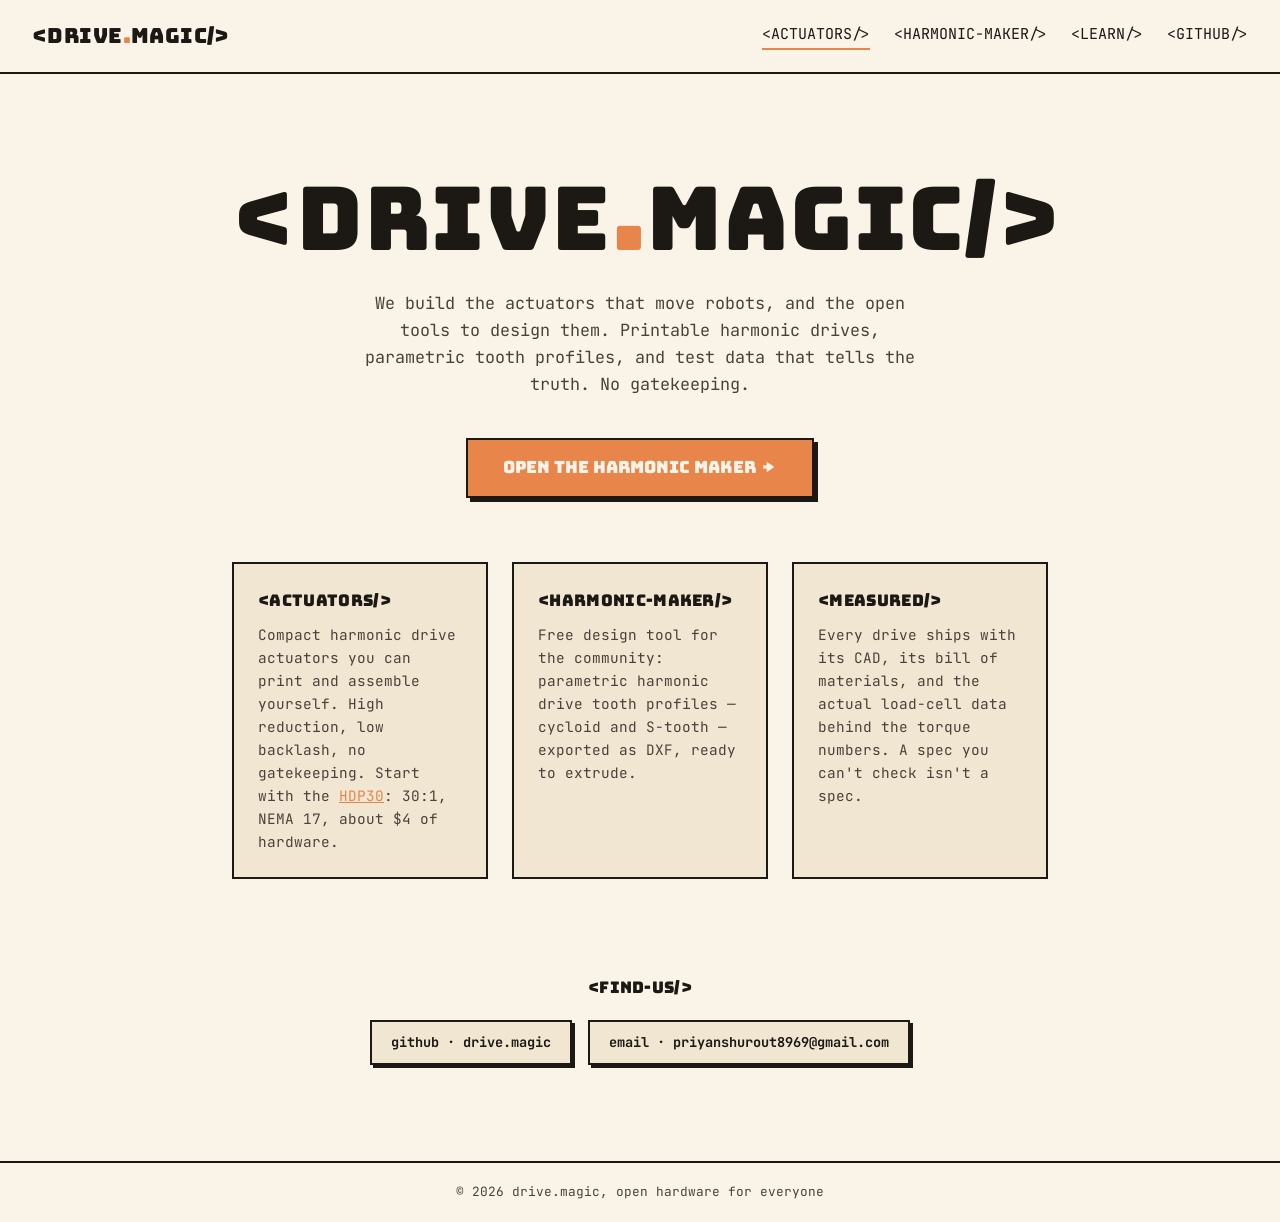
<file: index.html>
<!DOCTYPE html>
<html lang="en">
<head>
  <meta charset="UTF-8">
  <meta name="viewport" content="width=device-width, initial-scale=1.0">
  <title>drive.magic: printable harmonic drives, open tools</title>
  <meta name="description" content="drive.magic builds 3D-printable harmonic drive actuators and the open tools to design them — parametric tooth profiles, DXF export, real measured test data.">
  <link rel="icon" type="image/svg+xml" href="/favicon.svg">
  <link rel="icon" type="image/png" sizes="180x180" href="/icon-180.png">
  <link rel="apple-touch-icon" href="/icon-180.png">
  <meta property="og:type" content="website">
  <meta property="og:site_name" content="drive.magic">
  <meta property="og:title" content="drive.magic: printable harmonic drives, open tools">
  <meta property="og:description" content="3D-printable harmonic drive actuators, a parametric gear maker, and honest test data. Open hardware for the people who make things move.">
  <meta property="og:url" content="https://scar8969.github.io/drive.magic/">
  <meta property="og:image" content="https://scar8969.github.io/drive.magic/img/hdp30/hdp30-assembled.jpg">
  <meta name="twitter:card" content="summary_large_image">
  <link rel="preconnect" href="https://fonts.googleapis.com">
  <link rel="preconnect" href="https://fonts.gstatic.com" crossorigin>
  <link href="https://fonts.googleapis.com/css2?family=Bungee&family=JetBrains+Mono:wght@400;700&display=swap" rel="stylesheet">
  <link rel="stylesheet" href="css/style.css">
</head>
<body>
  <header class="site">
    <a class="wordmark" href="index.html">&lt;drive<span class="bro">.</span>magic/&gt;</a>
    <nav>
      <a href="actuators.html" class="active">&lt;actuators/&gt;</a>
      <a href="gearmaker.html">&lt;harmonic-maker/&gt;</a>
      <a href="learn.html">&lt;learn/&gt;</a>
      <a href="https://github.com/scar8969/drive.magic" target="_blank" rel="noopener">&lt;github/&gt;</a>
    </nav>
  </header>

  <main>
    <section class="hero">
      <span class="wordmark big">&lt;drive<span class="bro">.</span>magic/&gt;</span>
      <p class="tagline">
        We build the actuators that move robots, and the open tools to design
        them. Printable harmonic drives, parametric tooth profiles, and test
        data that tells the truth. No gatekeeping.
      </p>
      <a class="cta" href="gearmaker.html">open the harmonic maker &rarr;</a>
    </section>

    <section class="pillars">
      <div class="pillar">
        <h3>&lt;actuators/&gt;</h3>
        <p>Compact harmonic drive actuators you can print and assemble yourself. High reduction, low backlash, no gatekeeping. Start with the <a href="actuators.html#hdp30">HDP30</a>: 30:1, NEMA 17, about $4 of hardware.</p>
      </div>
      <div class="pillar">
        <h3>&lt;harmonic-maker/&gt;</h3>
        <p>Free design tool for the community: parametric harmonic drive tooth profiles — cycloid and S-tooth — exported as DXF, ready to extrude.</p>
      </div>
      <div class="pillar">
        <h3>&lt;measured/&gt;</h3>
        <p>Every drive ships with its CAD, its bill of materials, and the actual load-cell data behind the torque numbers. A spec you can't check isn't a spec.</p>
      </div>
    </section>

    <section class="connect">
      <h3>&lt;find-us/&gt;</h3>
      <div class="connect-links">
        <a href="https://github.com/scar8969/drive.magic" target="_blank" rel="noopener">github · drive.magic</a>
        <a href="mailto:priyanshurout8969@gmail.com">email · priyanshurout8969@gmail.com</a>
      </div>
    </section>
  </main>

  <footer class="site">
    &copy; 2026 drive.magic, open hardware for everyone
  </footer>
</body>
</html>
</file>
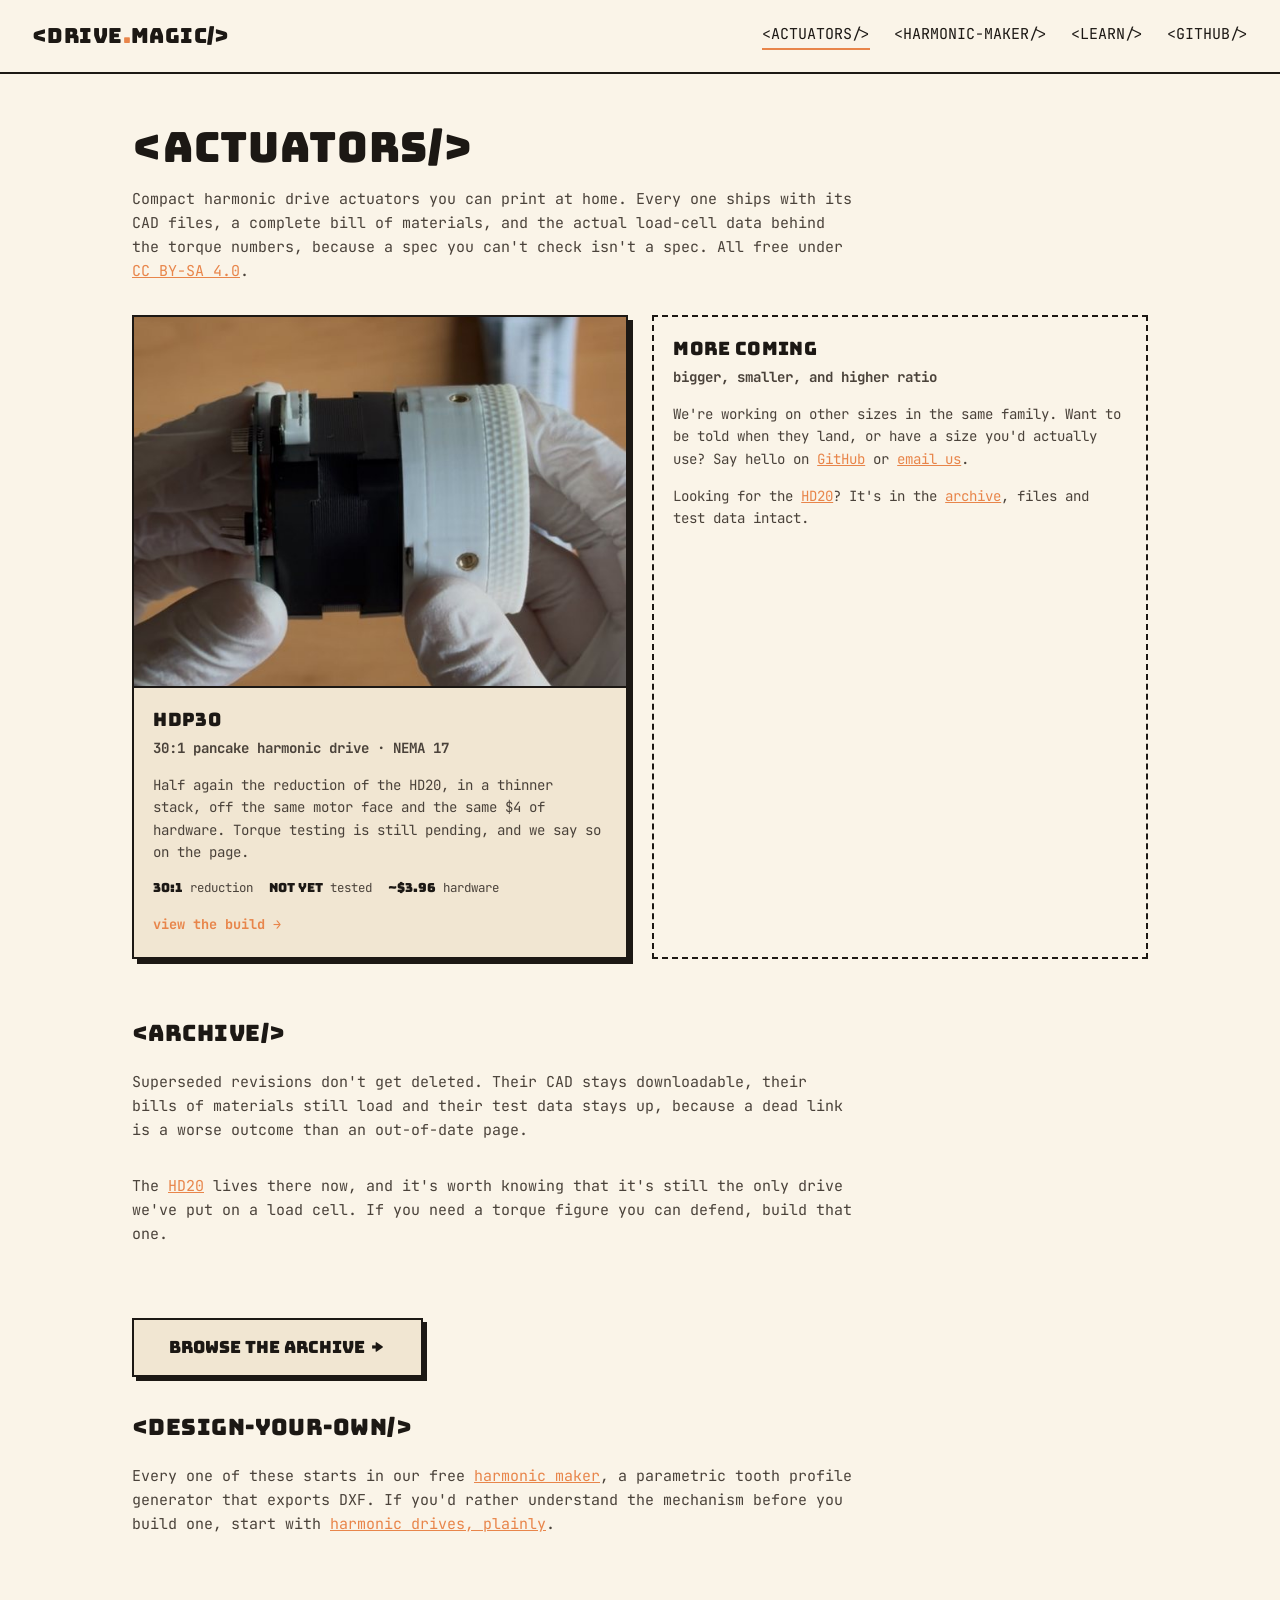
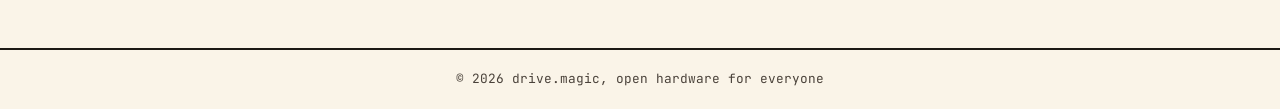
<file: actuators.html>
<!DOCTYPE html>
<html lang="en">
<head>
  <meta charset="UTF-8">
  <meta name="viewport" content="width=device-width, initial-scale=1.0">
  <title>Actuators | drive.magic</title>
  <meta name="description" content="Open-source 3D-printable harmonic drive actuators from drive.magic. Free STEP files, full bills of materials, and real measured test data.">
  <link rel="icon" type="image/svg+xml" href="/favicon.svg">
  <link rel="icon" type="image/png" sizes="180x180" href="/icon-180.png">
  <link rel="apple-touch-icon" href="/icon-180.png">
  <meta property="og:type" content="website">
  <meta property="og:site_name" content="drive.magic">
  <meta property="og:title" content="Actuators: printable harmonic drives">
  <meta property="og:description" content="Open-source 3D-printable harmonic drive actuators. Free CAD, full BOM, and measured torque data.">
  <meta property="og:url" content="https://scar8969.github.io/drive.magic/actuators.html">
  <meta property="og:image" content="https://scar8969.github.io/drive.magic/img/hdp30/hdp30-assembled.jpg">
  <meta name="twitter:card" content="summary_large_image">
  <link rel="preconnect" href="https://fonts.googleapis.com">
  <link rel="preconnect" href="https://fonts.gstatic.com" crossorigin>
  <link href="https://fonts.googleapis.com/css2?family=Bungee&family=JetBrains+Mono:wght@400;700&display=swap" rel="stylesheet">
  <link rel="stylesheet" href="css/style.css">
</head>
<body>
  <header class="site">
    <a class="wordmark" href="index.html">&lt;drive<span class="bro">.</span>magic/&gt;</a>
    <nav>
      <a href="actuators.html" class="active">&lt;actuators/&gt;</a>
      <a href="gearmaker.html">&lt;harmonic-maker/&gt;</a>
      <a href="learn.html">&lt;learn/&gt;</a>
      <a href="https://github.com/scar8969/drive.magic" target="_blank" rel="noopener">&lt;github/&gt;</a>
    </nav>
  </header>

  <main class="gallery-page">
    <section class="gallery-intro">
      <h1>&lt;actuators/&gt;</h1>
      <p>
        Compact harmonic drive actuators you can print at home. Every one ships
        with its CAD files, a complete bill of materials, and the actual
        load-cell data behind the torque numbers, because a spec you can't
        check isn't a spec. All free under
        <a href="https://creativecommons.org/licenses/by-sa/4.0/" target="_blank" rel="noopener">CC&nbsp;BY-SA&nbsp;4.0</a>.
      </p>
    </section>

    <section class="act-list">
      <a class="act-card" href="hdp30.html" id="hdp30">
        <div class="act-card-media">
          <img src="img/hdp30/hdp30-assembled-800.jpg"
               width="600" height="882" loading="lazy"
               alt="The assembled HDP30: a thin white printed gearbox with a knurled output ring, bolted to the face of a black NEMA 17 stepper.">
        </div>
        <div class="act-card-body">
          <h2>HDP30</h2>
          <p class="act-card-sub">30:1 pancake harmonic drive · NEMA 17</p>
          <p>
            Half again the reduction of the HD20, in a thinner stack, off the
            same motor face and the same $4 of hardware. Torque testing is
            still pending, and we say so on the page.
          </p>
          <ul class="act-card-stats">
            <li><b>30:1</b> reduction</li>
            <li><b>not yet</b> tested</li>
            <li><b>~$3.96</b> hardware</li>
          </ul>
          <span class="act-card-go">view the build &rarr;</span>
        </div>
      </a>

      <div class="act-card placeholder">
        <div class="act-card-body">
          <h2>more coming</h2>
          <p class="act-card-sub">bigger, smaller, and higher ratio</p>
          <p>
            We're working on other sizes in the same family. Want to be told
            when they land, or have a size you'd actually use? Say hello on
            <a href="https://github.com/scar8969/drive.magic" target="_blank" rel="noopener">GitHub</a>
            or <a href="mailto:priyanshurout8969@gmail.com">email us</a>.
          </p>
          <p>
            Looking for the <a href="hd20.html">HD20</a>? It's in the
            <a href="archive.html">archive</a>, files and test data intact.
          </p>
        </div>
      </div>
    </section>

    <section class="gallery-intro">
      <h2>&lt;archive/&gt;</h2>
      <p>
        Superseded revisions don't get deleted. Their CAD stays downloadable,
        their bills of materials still load and their test data stays up,
        because a dead link is a worse outcome than an out-of-date page.
      </p>
      <p>
        The <a href="hd20.html">HD20</a> lives there now, and it's worth
        knowing that it's still the only drive we've put on a load cell. If you
        need a torque figure you can defend, build that one.
      </p>
      <p><a class="cta ghost" href="archive.html">browse the archive &rarr;</a></p>
    </section>

    <section class="gallery-intro">
      <h2>&lt;design-your-own/&gt;</h2>
      <p>
        Every one of these starts in our free
        <a href="gearmaker.html">harmonic maker</a>, a parametric tooth profile
        generator that exports DXF. If you'd rather understand the mechanism
        before you build one, start with
        <a href="learn.html">harmonic drives, plainly</a>.
      </p>
    </section>
  </main>

  <footer class="site">
    &copy; 2026 drive.magic, open hardware for everyone
  </footer>
</body>
</html>
</file>
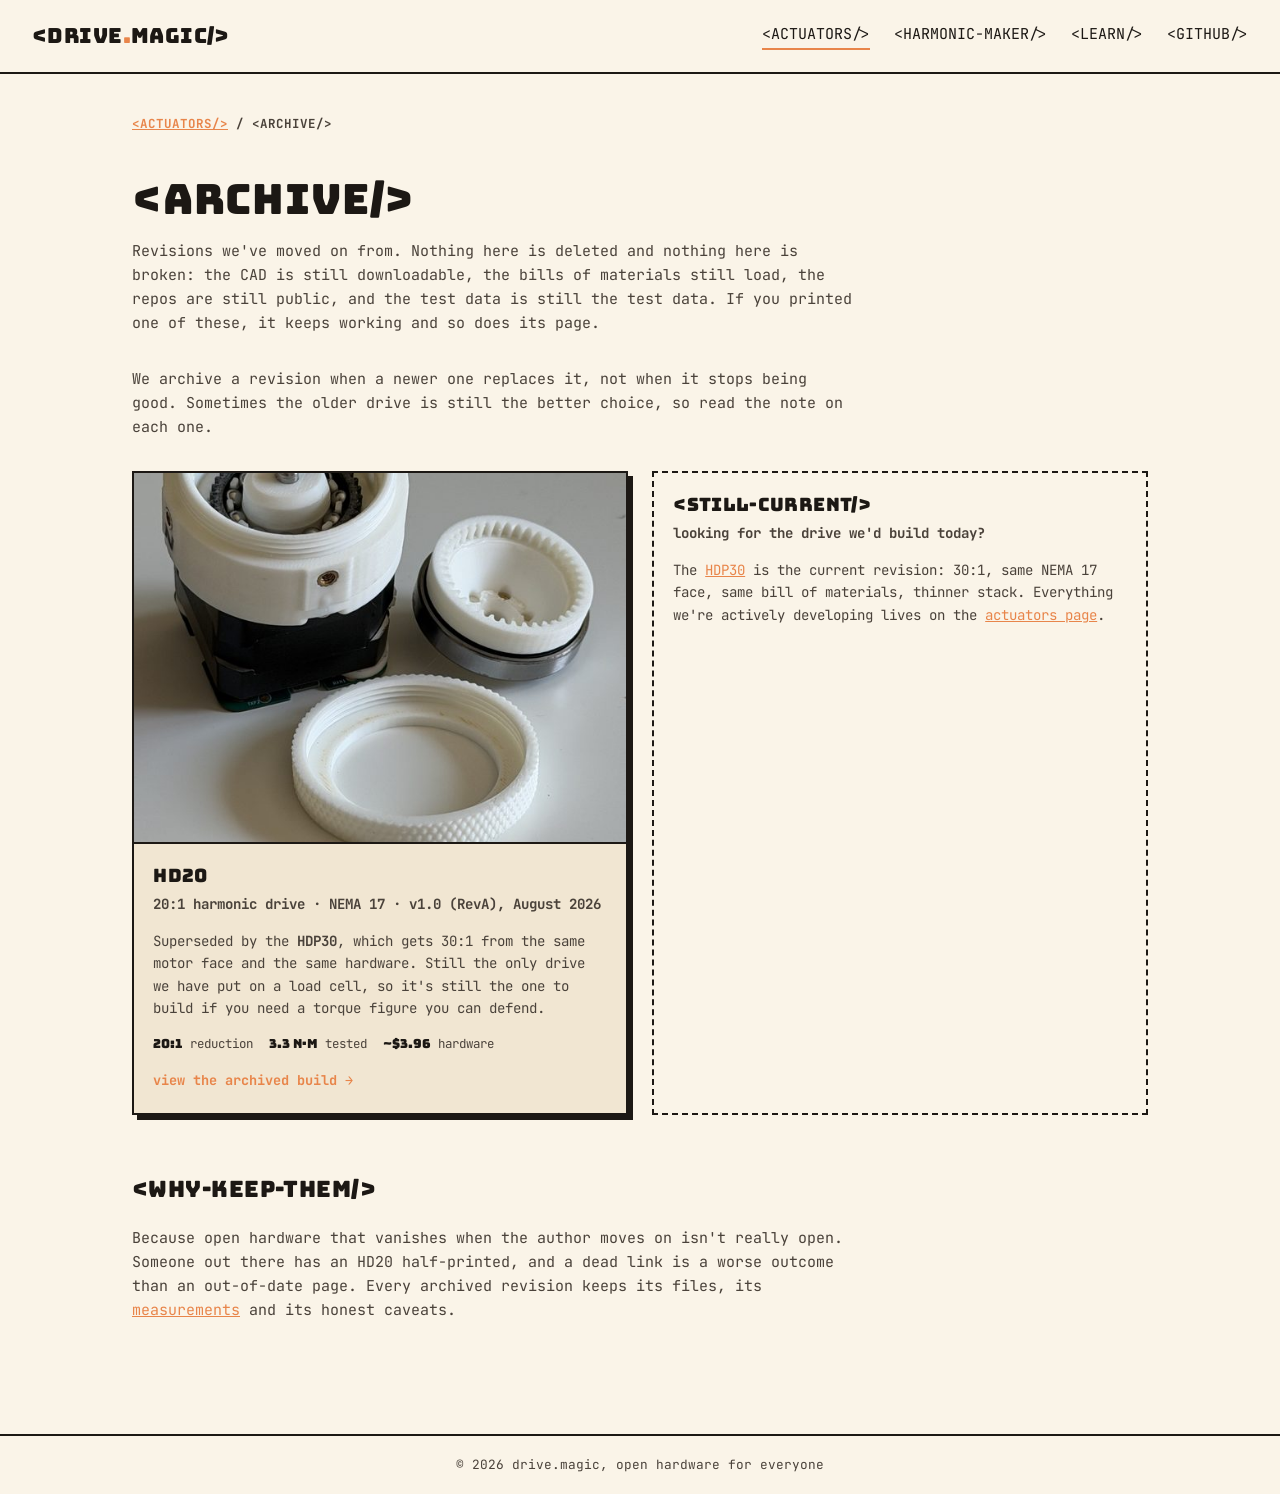
<file: archive.html>
<!DOCTYPE html>
<html lang="en">
<head>
  <meta charset="UTF-8">
  <meta name="viewport" content="width=device-width, initial-scale=1.0">
  <title>Archive | drive.magic</title>
  <meta name="description" content="Archived harmonic drive revisions from drive.magic. Nothing deleted, nothing broken — CAD, BOMs and test data stay up.">
  <link rel="icon" type="image/svg+xml" href="/favicon.svg">
  <link rel="icon" type="image/png" sizes="180x180" href="/icon-180.png">
  <link rel="apple-touch-icon" href="/icon-180.png">
  <link rel="preconnect" href="https://fonts.googleapis.com">
  <link rel="preconnect" href="https://fonts.gstatic.com" crossorigin>
  <link href="https://fonts.googleapis.com/css2?family=Bungee&family=JetBrains+Mono:wght@400;700&display=swap" rel="stylesheet">
  <link rel="stylesheet" href="css/style.css">
</head>
<body>
  <header class="site">
    <a class="wordmark" href="index.html">&lt;drive<span class="bro">.</span>magic/&gt;</a>
    <nav>
      <a href="actuators.html" class="active">&lt;actuators/&gt;</a>
      <a href="gearmaker.html">&lt;harmonic-maker/&gt;</a>
      <a href="learn.html">&lt;learn/&gt;</a>
      <a href="https://github.com/scar8969/drive.magic" target="_blank" rel="noopener">&lt;github/&gt;</a>
    </nav>
  </header>

  <main class="gallery-page">
    <section class="gallery-intro">
      <p class="eyebrow"><a href="actuators.html">&lt;actuators/&gt;</a> / &lt;archive/&gt;</p>
      <h1>&lt;archive/&gt;</h1>
      <p>
        Revisions we've moved on from. Nothing here is deleted and nothing here
        is broken: the CAD is still downloadable, the bills of materials still
        load, the repos are still public, and the test data is still the test
        data. If you printed one of these, it keeps working and so does its
        page.
      </p>
      <p>
        We archive a revision when a newer one replaces it, not when it stops
        being good. Sometimes the older drive is still the better choice, so read
        the note on each one.
      </p>
    </section>

    <section class="act-list">
      <a class="act-card" href="hd20.html">
        <div class="act-card-media">
          <img src="img/hd20/hd20-exploded-800.jpg"
               width="600" height="800" loading="lazy"
               alt="The HD20 actuator opened up, showing the ball-cage wave generator inside the printed body.">
        </div>
        <div class="act-card-body">
          <h2>HD20</h2>
          <p class="act-card-sub">20:1 harmonic drive · NEMA 17 · v1.0 (RevA), August 2026</p>
          <p>
            Superseded by the <b>HDP30</b>, which gets 30:1 from the same motor
            face and the same hardware. Still the only drive we have put on a
            load cell, so it's still the one to build if you need a torque
            figure you can defend.
          </p>
          <ul class="act-card-stats">
            <li><b>20:1</b> reduction</li>
            <li><b>3.3 N·m</b> tested</li>
            <li><b>~$3.96</b> hardware</li>
          </ul>
          <span class="act-card-go">view the archived build &rarr;</span>
        </div>
      </a>

      <div class="act-card placeholder">
        <div class="act-card-body">
          <h2>&lt;still-current/&gt;</h2>
          <p class="act-card-sub">looking for the drive we'd build today?</p>
          <p>
            The <a href="hdp30.html">HDP30</a> is the current revision:
            30:1, same NEMA 17 face, same bill of materials, thinner stack.
            Everything we're actively developing lives on the
            <a href="actuators.html">actuators page</a>.
          </p>
        </div>
      </div>
    </section>

    <section class="gallery-intro">
      <h2>&lt;why-keep-them/&gt;</h2>
      <p>
        Because open hardware that vanishes when the author moves on isn't
        really open. Someone out there has an HD20 half-printed, and a dead
        link is a worse outcome than an out-of-date page. Every archived
        revision keeps its files, its
        <a href="hd20-torque-test.html">measurements</a> and its honest
        caveats.
      </p>
    </section>
  </main>

  <footer class="site">
    &copy; 2026 drive.magic, open hardware for everyone
  </footer>
</body>
</html>
</file>
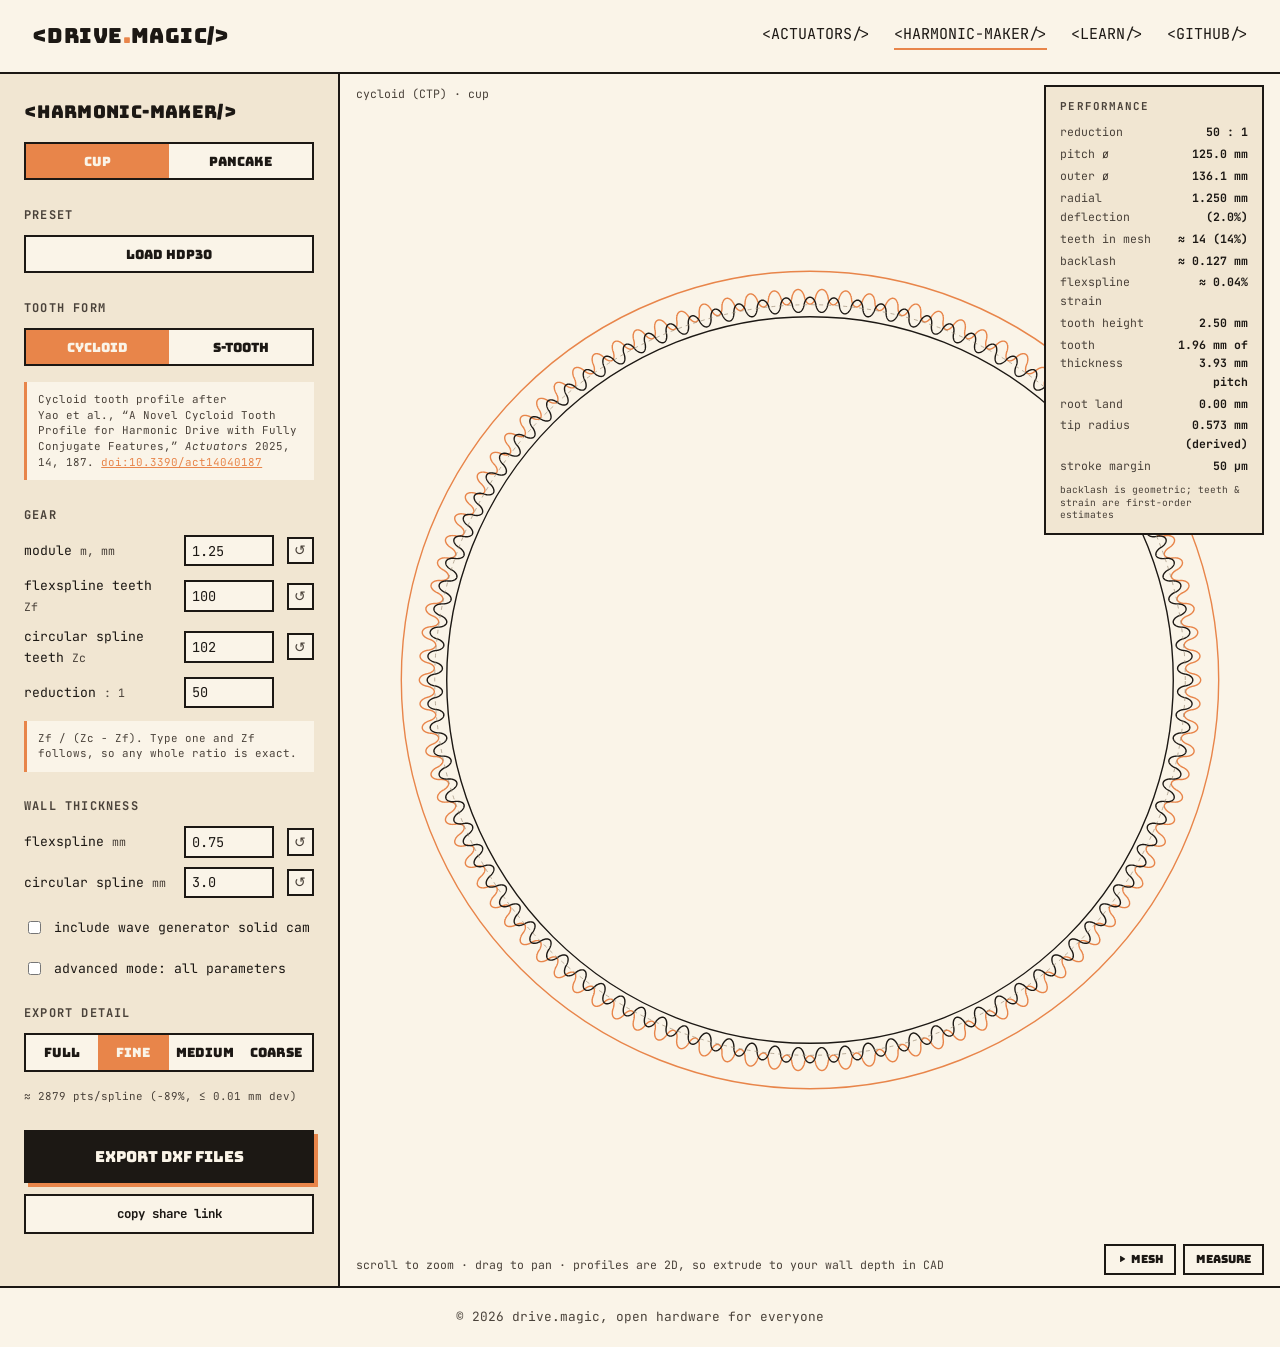
<file: gearmaker.html>
<!DOCTYPE html>
<html lang="en">
<head>
  <meta charset="UTF-8">
  <meta name="viewport" content="width=device-width, initial-scale=1.0">
  <title>Harmonic Maker | drive.magic</title>
  <meta name="description" content="Interactive harmonic drive tooth profile generator. Cup and pancake configurations, exported as 2D DXF profiles ready to extrude.">
  <link rel="icon" type="image/svg+xml" href="/favicon.svg">
  <link rel="icon" type="image/png" sizes="180x180" href="/icon-180.png">
  <link rel="apple-touch-icon" href="/icon-180.png">
  <meta property="og:type" content="website">
  <meta property="og:site_name" content="drive.magic">
  <meta property="og:title" content="Harmonic Maker: free harmonic drive generator">
  <meta property="og:description" content="Interactive harmonic drive tooth profile generator. Cup and pancake configurations, exported as 2D DXF profiles ready to extrude.">
  <meta property="og:url" content="https://scar8969.github.io/drive.magic/gearmaker.html">
  <meta property="og:image" content="https://scar8969.github.io/drive.magic/og.png">
  <meta name="twitter:card" content="summary_large_image">
  <link rel="preconnect" href="https://fonts.googleapis.com">
  <link rel="preconnect" href="https://fonts.gstatic.com" crossorigin>
  <link href="https://fonts.googleapis.com/css2?family=Bungee&family=JetBrains+Mono:wght@400;700&display=swap" rel="stylesheet">
  <link rel="stylesheet" href="css/style.css">
</head>
<body>
  <header class="site">
    <a class="wordmark" href="index.html">&lt;drive<span class="bro">.</span>magic/&gt;</a>
    <nav>
      <a href="actuators.html">&lt;actuators/&gt;</a>
      <a href="gearmaker.html" class="active">&lt;harmonic-maker/&gt;</a>
      <a href="learn.html">&lt;learn/&gt;</a>
      <a href="https://github.com/scar8969/drive.magic" target="_blank" rel="noopener">&lt;github/&gt;</a>
    </nav>
  </header>

  <main class="gearmaker">
    <aside class="panel">
      <h2>&lt;harmonic-maker/&gt;</h2>

      <div class="seg" id="styleSeg">
        <button data-style="cup" class="active">cup</button>
        <button data-style="pancake">pancake</button>
      </div>

      <h3>preset</h3>
      <div class="seg" id="presetSeg">
        <button data-preset="hdp30" title="Our HDP30: 30:1, module 0.55, cycloid, pancake. The exact profile that cut the DXFs on the actuators page.">load hdp30</button>
      </div>

      <h3>tooth form</h3>
      <div class="seg" id="profileSeg">
        <button data-profile="cycloid" class="active">cycloid</button>
        <button data-profile="s">S-tooth</button>
      </div>
      <p class="cite" id="citation">
        Cycloid tooth profile after Yao&nbsp;et&nbsp;al.,
        &ldquo;A Novel Cycloid Tooth Profile for Harmonic Drive with Fully
        Conjugate Features,&rdquo;
        <em>Actuators</em> 2025, 14, 187.
        <a href="https://doi.org/10.3390/act14040187" target="_blank" rel="noopener">doi:10.3390/act14040187</a>
      </p>

      <h3>gear</h3>
      <div class="field">
        <label for="module">module <span class="sym">m, mm</span></label>
        <input type="number" id="module" step="0.05" min="0.1" value="1.25">
      </div>
      <div class="field">
        <label for="zf">flexspline teeth <span class="sym">Zf</span></label>
        <input type="number" id="zf" step="2" min="20" value="100">
      </div>
      <div class="field">
        <label for="zc">circular spline teeth <span class="sym">Zc</span></label>
        <input type="number" id="zc" step="2" min="22" value="102">
      </div>
      <div class="field no-reset">
        <label for="ratio">reduction <span class="sym">: 1</span></label>
        <input type="number" id="ratio" step="1" min="5" value="50">
      </div>
      <p class="cite" id="ratioNote">
        Zf / (Zc &minus; Zf). Type one and Zf follows, so any whole ratio is
        exact.
      </p>

      <div id="advanced" hidden>
        <h3>profile tuning</h3>
        <div class="field">
          <label for="w0Ratio">deflection ratio <span class="sym">w&#8320;/m</span></label>
          <input type="number" id="w0Ratio" step="0.05" min="0.5" max="1.5" value="1.0">
        </div>
        <div class="toggle-row">
          <input type="checkbox" id="autoHeightToggle">
          <label for="autoHeightToggle">fit tooth height to deflection <span class="sym">(drives HA = HD)</span></label>
        </div>
        <div class="field">
          <label for="ha">addendum <span class="sym">HA, &times;m</span></label>
          <input type="number" id="ha" step="0.05" min="0.2" value="1.0">
        </div>
        <div class="field">
          <label for="hd">dedendum <span class="sym">HD, &times;m</span></label>
          <input type="number" id="hd" step="0.05" min="0.2" value="1.0">
        </div>
        <div class="field">
          <label for="toothThickness">tooth thickness <span class="sym">&times;pitch, &le; 0.50</span></label>
          <input type="number" id="toothThickness" step="0.01" min="0.1" max="0.5" value="0.50">
        </div>
        <div class="field" id="toothAngleRow">
          <label for="toothAngle">tooth angle <span class="sym">&alpha;&#8320;, cycloid, &deg;</span></label>
          <input type="number" id="toothAngle" step="0.5" min="0" value="9.17">
        </div>
        <div class="field" id="tipHalfWidthRow">
          <label for="tipHalfWidth">tip radius <span class="sym">S-tooth, &times;m</span></label>
          <input type="number" id="tipHalfWidth" step="0.05" min="0.05" value="0.30">
        </div>
        <div class="field" id="rootFilletRow">
          <label for="rootFillet">root fillet <span class="sym" id="rootFilletSym">&times;m</span></label>
          <input type="number" id="rootFillet" step="0.01" min="0" value="0.15">
        </div>
        <div class="field">
          <label for="clearance">clearance <span class="sym" id="clearanceSym">&times;m</span></label>
          <input type="number" id="clearance" step="0.01" value="0.05">
        </div>
        <div class="field" id="clearanceOutputRow" hidden>
          <label for="clearanceOutput">output clearance <span class="sym">CS, &times;m</span></label>
          <input type="number" id="clearanceOutput" step="0.005" value="0.01">
        </div>
        <div class="field" id="pressureAngleRow">
          <label for="pressureAngle">pressure angle <span class="sym">S-tooth, &deg;</span></label>
          <input type="number" id="pressureAngle" step="1" min="5" max="45" value="30">
        </div>
      </div>

      <h3>wall thickness</h3>
      <div class="field">
        <label for="wallFlex">flexspline <span class="sym">mm</span></label>
        <input type="number" id="wallFlex" step="0.05" min="0.4" value="0.75">
      </div>
      <div class="field" id="wallCircRow">
        <label for="wallCirc"><span id="wallCircLabel">circular spline</span> <span class="sym">mm</span></label>
        <input type="number" id="wallCirc" step="0.1" min="0.4" value="3.0">
      </div>
      <div class="field" id="wallDynRow" hidden>
        <label for="wallDyn">output CS <span class="sym">mm</span></label>
        <input type="number" id="wallDyn" step="0.1" min="0.4" value="3.0">
      </div>

      <div class="toggle-row">
        <input type="checkbox" id="waveGenToggle">
        <label for="waveGenToggle">include wave generator <span class="sym">solid cam</span></label>
      </div>

      <div class="toggle-row">
        <input type="checkbox" id="advToggle">
        <label for="advToggle">advanced mode: all parameters</label>
      </div>

      <h3>export detail</h3>
      <div class="seg" id="detailSeg">
        <button data-tol="0">full</button>
        <button data-tol="0.01" class="active">fine</button>
        <button data-tol="0.03">medium</button>
        <button data-tol="0.08">coarse</button>
      </div>
      <p class="detail-readout" id="detailReadout"></p>

      <button class="export-btn" id="exportBtn">export dxf files</button>
      <button class="link-btn" id="linkBtn">copy share link</button>
      <div class="warn" id="warn"></div>
    </aside>

    <section class="viewport">
      <canvas id="preview"></canvas>
      <div class="readout" id="readout"></div>
      <div class="metrics" id="metrics"></div>
      <div class="vp-tools">
        <input id="speedRange" class="tool-range" type="range" min="0" max="3" step="0.1" value="1" hidden aria-label="mesh speed">
        <button id="playBtn" class="tool-btn" type="button">&#9654; mesh</button>
        <button id="measureBtn" class="tool-btn" type="button">measure</button>
      </div>
      <div class="hint" id="hint">scroll to zoom &middot; drag to pan &middot; profiles are 2D, so extrude to your wall depth in CAD</div>
    </section>
  </main>

  <footer class="site">
    &copy; 2026 drive.magic, open hardware for everyone
  </footer>

  <script src="js/ctp-revB.js"></script>
  <script src="js/dxf.js"></script>
  <script src="js/gearmaker.js?v=2"></script>
</body>
</html>
</file>
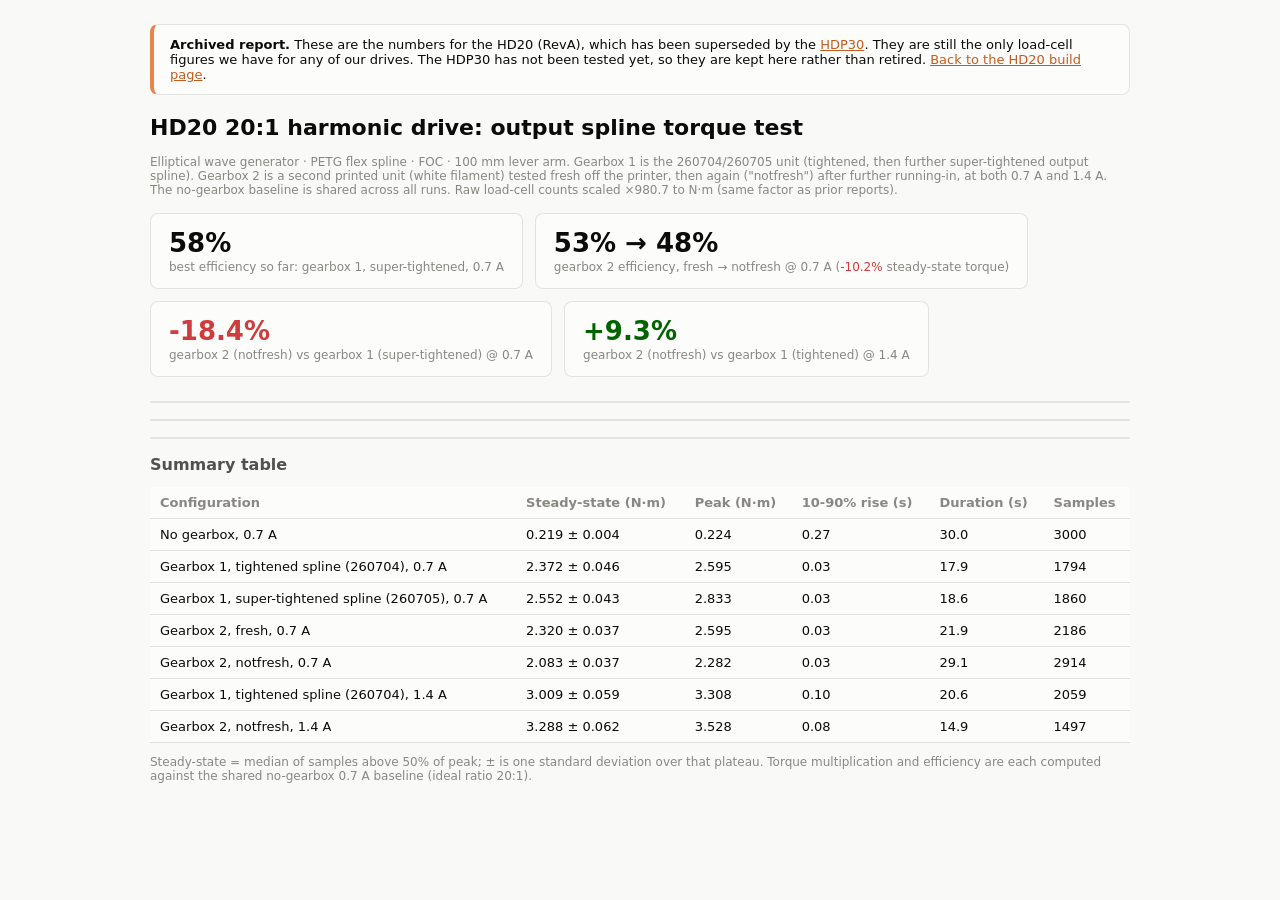
<file: hd20-torque-test.html>
<!doctype html>
<html><head><meta charset="utf-8">
<title>HD20 20:1 harmonic drive: output spline torque test (archived)</title>
<style>
  body { font-family: system-ui, -apple-system, "Segoe UI", sans-serif;
         background: #f9f9f7; color: #0b0b0b; margin: 0 auto; max-width: 980px;
         padding: 24px 16px 64px; }
  h1 { font-size: 22px; }  h2 { font-size: 16px; color: #52514e; }
  .tiles { display: flex; gap: 12px; flex-wrap: wrap; margin: 16px 0 24px; }
  .tile { background: #fcfcfb; border: 1px solid rgba(11,11,11,0.10);
           border-radius: 8px; padding: 14px 18px; min-width: 180px; }
  .tile .v { font-size: 26px; font-weight: 650; }
  .tile .k { font-size: 12px; color: #898781; margin-top: 2px; }
  .up { color: #006300; }
  .down { color: #d03b3b; }
  .fig { background: #fcfcfb; border: 1px solid rgba(11,11,11,0.10);
          border-radius: 8px; margin: 16px 0; overflow: hidden; }
  table { border-collapse: collapse; width: 100%; background: #fcfcfb;
           font-size: 13px; }
  th, td { border-bottom: 1px solid #e1e0d9; padding: 8px 10px;
            text-align: left; font-variant-numeric: tabular-nums; }
  th { color: #898781; font-weight: 600; }
  .note { font-size: 12px; color: #898781; }
</style></head><body>
<div style="border:1px solid rgba(11,11,11,0.10);border-left:4px solid #e8854a;
     border-radius:8px;background:#fcfcfb;padding:12px 16px;margin:0 0 20px;font-size:13px;">
  <strong>Archived report.</strong> These are the numbers for the HD20 (RevA), which has
  been superseded by the <a href="hdp30.html" style="color:#c25b1d;">HDP30</a>.
  They are still the only load-cell figures we have for any of our drives. The HDP30
  has not been tested yet, so they are kept here rather than retired.
  <a href="hd20.html" style="color:#c25b1d;">Back to the HD20 build page</a>.
</div>
<h1>HD20 20:1 harmonic drive: output spline torque test</h1>
<p class="note">Elliptical wave generator · PETG flex spline · FOC ·
100 mm lever arm. Gearbox 1 is the 260704/260705 unit (tightened, then
further super-tightened output spline). Gearbox 2 is a second printed unit
(white filament) tested fresh off the printer, then again ("notfresh")
after further running-in, at both 0.7 A and 1.4 A. The no-gearbox baseline
is shared across all runs. Raw load-cell counts scaled ×980.7 to
N·m (same factor as prior reports).</p>

<div class="tiles">
  <div class="tile"><div class="v">58%</div>
    <div class="k">best efficiency so far: gearbox 1, super-tightened, 0.7 A</div></div>
  <div class="tile"><div class="v">53% → 48%</div>
    <div class="k">gearbox 2 efficiency, fresh → notfresh @ 0.7 A
    (<span class="down">-10.2%</span> steady-state torque)</div></div>
  <div class="tile"><div class="v"><span class="down">-18.4%</span></div>
    <div class="k">gearbox 2 (notfresh) vs gearbox 1 (super-tightened) @ 0.7 A</div></div>
  <div class="tile"><div class="v"><span class="up">+9.3%</span></div>
    <div class="k">gearbox 2 (notfresh) vs gearbox 1 (tightened) @ 1.4 A</div></div>
</div>

<div class="fig"><div>                        <script>window.PlotlyConfig = {MathJaxConfig: 'local'};</script>
        <script charset="utf-8" src="https://cdn.plot.ly/plotly-3.4.0.min.js" integrity="sha256-KEmPoupLpFyGMyGAiOsiNDbKDKAvxXAn/W+oQa0ZAfk=" crossorigin="anonymous"></script>                <div id="e36ab505-dfc8-47f5-b303-5906a535b016" class="plotly-graph-div" style="height:100%; width:100%;"></div>            <script>                window.PLOTLYENV=window.PLOTLYENV || {};                                if (document.getElementById("e36ab505-dfc8-47f5-b303-5906a535b016")) {                    Plotly.newPlot(                        "e36ab505-dfc8-47f5-b303-5906a535b016",                        [{"hovertemplate":"%{y:.3f} N·m\u003cextra\u003eNo gearbox, 0.7 A\u003c\u002fextra\u003e","line":{"color":"#2a78d6","width":2},"mode":"lines","name":"No gearbox, 0.7 A","x":{"dtype":"f8","bdata":"7Q2+MJkqeD9aZDvfT42XP9Xnaiv2l50\u002fldQJaCJsqD\u002fMXUvIBz2rP8xdS8gHPas\u002fxty1hHzQsz9NFYxK6gS0P39qvHSTGLQ\u002fuECC4seYuz+TGARWDi3CP7wFEhQ\u002fxsQ\u002fPL1SliGOxT+8dJMYBFbGP0XY8PRKWcY\u002fRdjw9EpZxj+1N\u002fjCZKrIP4C3QILix8g\u002fCRueXinLyD8JG55eKcvIPy2yne+nxss\u002fJQaBlUOLzD+tad5xio7MP52AJsKGp88\u002f4JwRpb3Bzz\u002fgnBGlvcHPPw8LtaZ5x9E\u002fMZkqGJXU0T8xmSoYldTRP4PAyqFFttM\u002f4JwRpb3B0z\u002fgnBGlvcHTP7snDwu1ptU\u002f3bWEfNCz1T+hZ7Pqc7XVP\u002fOOU3Qkl9c\u002fUWuad5yi1z8VHcnlP6TXP\u002fCnxks3idk\u002f1edqK\u002faX2T+EDU+vlGXcPyDSb18Hzt0\u002f4C2QoPgx3j+gibDh6ZXeP1yPwvUoXN8\u002ffh04Z0Rp3z9+HThnRGnfP0LPZtXnat8\u002fpU5AE2HD3z+lTkATYcPfP0p7gy9MpuA\u002fW0I+6Nms4D89m1Wfq63gP6pgVFInoOE\u002f2c73U+Ol4T+7Jw8LtabhP0i\u002ffR04Z+I\u002fZDvfT42X4j8ibHh6pSzjP\u002fW52or9ZeM\u002f9bnaiv1l4z++nxov3STkP1jKMsSxLuQ\u002fOiNKe4Mv5D89LNSa5h3lPxKlvcEXJuU\u002fEqW9wRcm5T\u002fZX3ZPHhbmP+kmMQisHOY\u002fzH9Iv30d5j9YObTIdr7nP9Ei2\u002fl+aug\u002fz\u002fdT46Wb6D+Rfvs6cM7oP3PXEvJBz+g\u002fc9cS8kHP6D9tVn2utmLpP5zEILByaOk\u002fnMQgsHJo6T9+HThnRGnpPwu1pnnHKeo\u002fCYofY+5a6j\u002fr4jYawFvqP4lBYOXQIus\u002fuK8D54wo6z+4rwPnjCjrPwfOGVHaG+w\u002fVOOlm8Qg7D82PL1SliHsP8GopE5AE+0\u002f8BZIUPwY7T\u002fwFkhQ\u002fBjtPz81XrpJDO4\u002f9wZfmEwV7j\u002fZX3ZPHhbuP\u002fkP6bevA+8\u002fCtejcD0K7z8K16NwPQrvP3icoiO5\u002fO8\u002fUwWjkjoB8D8m5IOezarwP0ku\u002fyH99vA\u002fuK8D54wo8T+Y3ZOHhVrxP6+UZYhjXfE\u002fr5RliGNd8T8XSFD8GHPxPxdIUPwYc\u002fE\u002fiPTb14Fz8T9YObTIdr7xP2b35GGh1vE\u002f16NwPQrX8T+1pnnHKTryP662Yn\u002fZPfI\u002fIGPuWkI+8j+DwMqhRbbyP5p3nKIjufI\u002fCyQofoy58j9R2ht8YTLzP2iR7Xw\u002fNfM\u002f2T15WKg18z8f9GxWfa7zPzarPldbsfM\u002fNqs+V1ux8z9eukkMAiv0P3ZxGw3gLfQ\u002fdnEbDeAt9D+tad5xio70PyzUmuYdp\u002fQ\u002fi2zn+6nx9D9kXdxGA3j1P6g1zTtO0fU\u002fmEwVjErq9T+IY13cRgP2P4hjXdxGA\u002fY\u002fiGNd3EYD9j\u002f35GGh1jT2P+f7qfHSTfY\u002f5\u002fup8dJN9j\u002fn+6nx0k32P8X+snvysPY\u002fvw6cM6K09j+\u002fDpwzorT2P5MYBFYOLfc\u002fq8\u002fVVuwv9z8cfGEyVTD3P9Pe4AuTqfc\u002f6pWyDHGs9z\u002fqlbIMcaz3P6H4MeauJfg\u002fKVyPwvUo+D+aCBueXin4P+C+Dpwzovg\u002faCJseHql+D\u002fZzvdT46X4P5Axdy0hH\u002fk\u002fiUFg5dAi+T+JQWDl0CL5P3zysFBrmvk\u002fk6mCUUmd+T8Fo5I6AU36PwpoImx4evo\u002fCD2bVZ+r+j9pAG+BBMX6P2kAb4EExfo\u002fSS7\u002fIf32+j9X7C+7Jw\u002f7P1fsL7snD\u002fs\u002fih9j7lpC+z+2hHzQs1n7P6abxCCwcvs\u002fhslUwaik+z8FNBE2PL37PwU0ETY8vfs\u002f4zYawFsg\u002fD\u002f67evAOSP8P\u002frt68A5I\u002fw\u002fIv32deCc\u002fD8bDeAtkKD8PxsN4C2QoPw\u002f8BZIUPwY\u002fT8HzhlR2hv9P3h6pSxDHP0\u002fL90kBoGV\u002fT9GlPYGX5j9P0aU9gZfmP0\u002f\u002ffZ14JwR\u002fj\u002f3Bl+YTBX+P\u002fcGX5hMFf4\u002fyxDHuriN\u002fj8K16NwPQr\u002fP+jZrPpcbf8\u002fNe84RUdy\u002fz\u002fIBz2bVZ\u002f\u002fP8gHPZtVn\u002f8\u002fObTIdr6f\u002fz83iUFg5dD\u002fP7bz\u002fdR46f8\u002ftvP91Hjp\u002fz8noImw4en\u002fP4NRSZ2AJgBADi2yne8nAEBHA3gLJCgAQGrecYqOZABALpCg+DFmAEAukKD4MWYAQIlBYOXQogBAFR3J5T+kAEBN845TdKQAQHDOiNLe4ABA3gIJih\u002fjAEDeAgmKH+MAQJAxdy0hHwFA4zYawFsgAUAbDeAtkCABQHe+nxovXQFAApoIG55eAUA7cM6I0l4BQOY\u002fpN++jgFAz\u002fdT46WbAUADCYofY+4BQNxGA3gLJAJAMEymCkYlAkBUUiegiTACQNO84xQdSQJAJ8KGp1dKAkBLyAc9m1UCQEvIBz2bVQJAi\u002f1l9+RhAkB7FK5H4XoCQPMf0m9fhwJAK\u002faX3ZOHAkCad5yiI7kCQCZTBaOSugJAJlMFo5K6AkCBBMWPMfcCQO84RUdy+QJAKA8Ltab5AkDwhclUwSgDQGiR7Xw\u002fNQNAmN2Th4VaA0AQ6bevA2cDQEi\u002ffR04ZwNAuECC4seYA0B88rBQa5oDQLTIdr6fmgNAn82qz9XWA0Dy0k1iENgDQPLSTWIQ2ANAhlrTvOMUBED1SlmGOFYEQNUJaCJseARANs07TtGRBEAEVg4tsp0EQFdbsb\u002fsngRARIts5\u002fupBEC8lpAPerYEQHPXEvJBzwRAN4lBYOXQBEA3iUFg5dAEQCS5\u002fIf02wRAUwWjkjoBBUBaZDvfTw0FQINRSZ2AJgVAArwFEhQ\u002fBUC5\[base64]\u002fsnjwHQBPyQc9mVQdAyjLEsS5uB0BCPujZrHoHQHsUrkfhegdA6pWyDHGsB0CuR+F6FK4HQOcdp+hIrgdAQs9m1efqB0AGgZVDi+wHQD9XW7G\u002f7AdAuK8D54woCEALtaZ5xykIQAu1pnnHKQhA1xLyQc9mCECcxCCwcmgIQNSa5h2naAhAvp8aL92kCEASpb3BF6YIQEp7gy9MpghAZvfkYaHWCEDmriXkgx4JQDQRNjy9UglAhxbZzvdTCUCsHFpkO18JQOXyH9JvXwlA5fIf0m9fCUAUP8bctYQJQFR0JJf\u002fkAlAVHQkl\u002f+QCUBUdCSX\u002f5AJQPvL7snDwglATtGRXP7DCUBO0ZFc\u002fsMJQKqCUUmdAApAbjSAt0ACCkCmCkYldQIKQFHaG3xhMgpAOpLLf0g\[base64]\u002fup8QtAxEKtad7xC0DEQq1p3vELQDPEsS5uIwxAvp8aL90kDEC+nxov3SQMQBpR2ht8YQxAbVZ9rrZiDEClLEMc62IMQBsN4C2QoAxA4L4OnDOiDEAYldQJaKIMQJHtfD813gxA\u002fyH99nXgDED\u002fIf32deAMQD0s1JrmHQ1AcoqO5PIfDUCqYFRSJyANQJjdk4eFWg1AlWWIY11cDUDNO07RkVwNQPAWSFD8mA1AXkvIBz2bDUCze\u002fKwUOsNQFTjpZvEIA5A4L4OnDMiDkDM7snDQi0OQAXFjzF3LQ5ABcWPMXctDkD7OnDOiFIOQE9AE2HDUw5AdEaU9gZfDkB0RpT2Bl8OQOPHmLuWkA5AidLe4AuTDkDBqKROQJMOQIofY+5awg5AAiuHFtnODkAydy0hH\u002fQOQHGsi9toAA9AqoJRSZ0AD0AZBFYOLTIPQKTfvg6cMw9A3bWEfNAzD0AAkX77OnAPQIts5\u002fupcQ9AxEKtad5xD0DnHafoSK4PQOOlm8QgsA9AHHxhMlWwD0B3LSEf9OwPQMoyxLEu7g9AAwmKH2PuD0C1N\u002fjCZCoQQJ5eKcsQRxBAuY0G8BZIEEBaZDvfT00QQHZPHhZqTRBAtoR80LNZEEBfB84ZUVoQQI51cRsNYBBAEqW9wRdmEEASpb3BF2YQQEa28\u002f3UeBBAfdCzWfV5EECZu5aQD3oQQJ0Rpb3BlxBAY3\u002fZPXmYEEBjf9k9eZgQQBBYObTIthBA1sVtNIC3EEDysFBrmrcQQKCJsOHp1RBASgwCK4fWEEBKDAIrh9YQQBTQRNjw9BBAvVKWIY71EEDZPXlYqPUQQIcW2c73ExFAaW\u002fwhckUEUBpb\u002fCFyRQRQBdIUPwYMxFA3bWEfNAzEUB1ApoIG14RQBrAWyBBcRFAutqK\u002fWV3EUCutmJ\u002f2X0RQMuhRbbzfRFACtejcD2KEUCOBvAWSJARQKrx0k1ikBFAqvHSTWKQEUCq8dJNYpARQEVHcvkPqRFAC7WmecepEUAZc9cS8sERQNV46SYxyBFA1XjpJjHIEUCppE5AE+ERQPyp8dJN4hFA\u002fKnx0k3iEUAc6+I2GgASQBsv3SQGARJANxrAWyABEkCQMXctIR8SQHKKjuTyHxJAjnVxGw0gEkAgY+5aQj4SQMnlP6TfPhJAyeU\u002fpN8+EkDXo3A9ClcSQJOpglFJXRJAq8\u002fVVuxvEkAbnl4py5ASQK5H4XoUrhJAAU2EDU+vEkBqTfOOU7QSQGpN845TtBJAGy\u002fdJAbBEkDEsS5uo8ESQGaIY13cxhJAIo51cRvNEkAijnVxG80SQB3J5T+k3xJA\u002fyH99nXgEkD\u002fIf32deASQK36XG3F\u002fhJAj1N0JJf\u002fEkCrPldbsf8SQCBB8WPMHRNA5q4l5IMeE0ACmggbnh4TQLByaJHtPBNAWvW52oo9E0B24JwRpT0TQCS5\u002fIf0WxNAW9O84xRdE0B3vp8aL10TQOzAOSNKexNAI9v5fmp8E0A\u002fxty1hHwTQCcxCKwcmhNA7Z48LNSaE0BqvHSTGMQTQA6+MJkq2BNA8BZIUPzYE0CGyVTBqOQTQIbJVMGo5BNAhslUwajkE0Ce76fGS\u002fcTQEdy+Q\u002fp9xNAR3L5D+n3E0BkXdxGA\u002fgTQHEbDeAtEBRAETY8vVIWFEApXI\u002fC9SgUQOVhodY0LxRAAU2EDU8vFEC5jQbwFkgUQJvmHafoSBRAm+Ydp+hIFEBwzojS3mAUQCzUmuYdZxRARPrt68B5FEAAAAAAAIAUQAAAAAAAgBRAuECC4seYFEBhw9MrZZkUQH2utmJ\u002fmRRAK4cW2c63FEApyxDHurgUQCnLEMe6uBRAu7iNBvDWFEC3Yn\u002fZPfkUQOY\u002fpN++DhVA9wZfmEwVFUB6Nqs+VxsVQLprCfmgJxVA8IXJVMEoFUDwhclUwSgVQJJc\u002fkP6LRVArkfhehQuFUCuR+F6FC4VQEmdgCbCRhVA8x\u002fSb19HFUAPC7WmeUcVQL3jFB3JZRVAg1FJnYBmFUCfPCzUmmYVQE0VjErqhBVAEoPAyqGFFUASg8DKoYUVQMBbIEHxoxVAvp8aL92kFUC+nxov3aQVQDSitDf4whVA+Q\u002fpt6\u002fDFUAW+8vuycMVQCS5\u002fIf02xVAp+hILv\u002fhFUDb+X5qvPQVQJf\u002fkH77+hVAl\[base64]\u002fFkCNl24SgwAXQKqCUUmdABdAO3DOiNIeF0AB3gIJih8XQAHeAgmKHxdAy6FFtvM9F0A5tMh2vl8XQPYoXI\u002fCdRdAzhlR2ht8F0CKH2PuWoIXQOY\u002fpN++jhdAj8L1KFyPF0Csrdhfdo8XQKyt2F92jxdAokW28\u002f2UF0CiRbbz\u002fZQXQFmGONbFrRdAO99PjZeuF0BYyjLEsa4XQM3MzMzMzBdAdk8eFmrNF0B2Tx4Was0XQF3+Q\u002frt6xdAP1dbsb\u002fsF0A\u002fV1uxv+wXQLRZ9bnaChhAescpOpILGEB6xyk6kgsYQIiFWtO8IxhARIts5\u002fspGEBbsb\u002fsnjwYQBe30QDeQhhANKK0N\u002fhCGEDr4jYawFsYQD7o2az6XBhAPujZrPpcGEAbnl4py5AYQC6QoPgxphhA1xLyQc+mGEDecYqO5LIYQN5xio7kshhA3nGKjuSyGEC+wRcmU8UYQIMvTKYKxhhAgy9MpgrGGECDL0ymCsYYQHUCmggb3hhAMQisHFrkGEBN845TdOQYQAU0ETY8\u002fRhArrZif9n9GEDLoUW28\u002f0YQJVliGNdHBlAW9O84xQdGUB3vp8aLx0ZQAisHFpkOxlAsi5uowE8GUDOGVHaGzwZQHzysFBrWhlAejarPldbGUCWIY51cVsZQO84RUdyeRlAJlMFo5J6GUAmUwWjknoZQGN\u002f2T15mBlAfa62Yn+ZGUAy5q4l5MMZQGb35GGh1hlAIv32deDcGUA6I0p7g+8ZQOOlm8Qg8BlA46WbxCDwGUD2KFyPwvUZQPYoXI\u002fC9RlA9ihcj8L1GUAOT6+UZQgaQOY\u002fpN++DhpAAiuHFtkOGkCBlUOLbCcaQEcDeAskKBpAY+5aQj4oGkD129eBc0YaQLpJDAIrRxpAukkMAitHGkCh+DHmrmUaQJ88LNSaZhpAnzws1JpmGkD4U+Olm4QaQL7BFyZThRpAvsEXJlOFGkBrmnecoqMaQBUdyeU\u002fpBpAMQisHFqkGkD7y+7Jw8IaQME5I0p7wxpAwTkjSnvDGkAQWDm0yPYaQFpkO99PDRtAFmpN844TG0BKe4MvTCYbQEi\u002ffR04JxtASL99HTgnG0BIv30dOCcbQM6qz9VWLBtA6pWyDHEsG0DqlbIMcSwbQKHWNO84RRtA2PD0SllGG0D129eBc0YbQBUdyeU\u002fZBtATDeJQWBlG0BMN4lBYGUbQIhjXdxGgxtAarx0kxiEG0BqvHSTGIQbQBiV1AloohtApSxDHOuiG0DCFyZTBaMbQIzbaABvwRtAUkmdgCbCG0BuNIC3QMIbQBsN4C2Q4BtA\u002fmX35GHhG0D+ZffkYeEbQHNoke18\u002fxtAOdbFbTQAHEDqlbIMcSwcQJLLf0i\u002fPRxA7uvAOSNKHEBKDAIrh1YcQBB6Nqs+VxxAEHo2qz5XHEAQejarPlccQAYSFD\u002fGXBxABhIUP8ZcHEAdOGdEaW8cQNk9eViodRxA2T15WKh1HEDKVMGopI4cQMiYu5aQjxxAyJi7lpCPHEDByqFFtrMcQIY41sVttBxAoyO5\[base64]\[base64]\u002fpHkABTYQNT+8eQAFNhA1P7x5AuY0G8BYIH0BiEFg5tAgfQH\[base64]\u002fsJIEBEi2zn+wkgQAwCK4cWGSBA7zhFR3IZIEDvOEVHchkgQGIQWDm0KCBAt9EA3gIpIEBFR3L5DykgQA6+MJkqOCBA8fRKWYY4IEB\u002farx0kzggQNZW7C+7RyBAKxiV1AlIIEC5jQbwFkggQJ7vp8ZLVyBAnRGlvcFXIEArhxbZzlcgQPkP6bevYyBA1xLyQc9mIECu2F92T34gQClcj8L1iCBAB1+YTBWMIEDlYaHWNI8gQOVhodY0jyBAE\u002fJBz2aVIEAu\u002fyH99pUgQC7\u002fIf32lSBAY3\u002fZPXmYIEDx9EpZhpggQG8Sg8DKoSBATRWMSuqkIEAJG55eKasgQDarPldbsSBAZDvfT423IEBCPujZrLogQEI+6NmsuiBAnl4pyxDHIEAPC7WmeccgQA8LtaZ5xyBAZvfkYaHWIEBJLv8h\u002fdYgQNejcD0K1yBAoBov3STmIECDUUmdgOYgQINRSZ2A5iBA2T15WKj1IEBL6gQ0EfYgQEvqBDQR9iBAvsEXJlMFIUBkO99PjRchQDcawFsgISFA8x\u002fSb18nIUAhsHJokS0hQATnjCjtLSFABOeMKO0tIUAE54wo7S0hQP+ye\u002fKwMCFA6Ugu\u002fyE9IUDMf0i\u002ffT0hQMx\u002fSL99PSFAzH9Iv309IUBa9bnaij0hQCJseHqlTCFAPnlYqDVNIUDM7snDQk0hQOoENBE2XCFAW7G\u002f7J5cIUBbsb\u002fsnlwhQCQofoy5ayFAldQJaCJsIUAeFmpN824hQIBIv30deCFAXkvIBz17IUBq3nGKjoQhQEjhehSuhyFASOF6FK6HIUAydy0hH5QhQIY41sVtlCFAFK5H4XqUIUA4Z0Rpb7AhQLFQa5p3vCFAj1N0JJe\u002fIUCPU3Qkl78hQEtZhjjWxSFAvAUSFD\u002fGIUBKe4MvTMYhQEVHcvkPySFAeekmMQjMIUBz1xLyQc8hQIV80LNZ1SFAswxxrIvbIUCRD3o2q94hQB+F61G43iFA7C+7Jw\u002frIUBd3EYDeOshQMoyxLEu7iFAtMh2vp\u002f6IUCX\u002f5B++\u002fohQCV1ApoI+yFA7uvAOSMKIkBDrWnecQoiQNEi2\u002fl+CiJAKA8LtaYZIkCZu5aQDxoiQCcxCKwcGiJA8KfGSzcpIkBEaW\u002fwhSkiQNPe4AuTKSJAS8gHPZs1IkCyne+nxksiQE2EDU+vVCJAK4cW2c5XIkAJih9j7loiQDcawFsgYSJAUiegibBhIkDgnBGlvWEiQIenV8oyZCJAh6dXyjJkIkCTOgFNhG0iQBueXinLcCJAG55eKctwIkB90LNZ9XkiQOlILv8hfSJA6Ugu\u002fyF9IkC28\u002f3UeIkiQCegibDhiSJAtRX7y+6JIkB+jLlrCZkiQGHD0ytlmSJA7zhFR3KZIkB\u002f+zpwzqgiQNO84xQdqSJAYTJVMCqpIkDy0k1iELgiQEaU9gZfuCJARpT2Bl+4IkBI4XoUrsciQGPuWkI+yCJAY+5aQj7IIkDgvg6cM+IiQOm3rwPn7CJAPnlYqDXtIkAXSFD8GPMiQBdIUPwY8yJAF0hQ\u002fBjzIkBF2PD0SvkiQCPb+X5q\u002fCJAsVBrmnf8IkCxUGuad\u002fwiQClcj8L1CCNADJOpglEJI0CaCBueXgkjQEaU9gZfGCNAKcsQx7oYI0C4QILixxgjQJyiI7n8JyNADk+vlGUoI0AOT6+UZSgjQLraiv1lNyNAnRGlvcE3I0ArhxbZzjcjQIJzRpT2RiNA8x\u002fSb19HI0DzH9JvX0cjQLyWkA96ViNA16NwPQpXI0BlGeJYF1cjQBKlvcEXZiNAEce6uI1mI0DNO07RkXwjQBNhw9MrhSNA1XjpJjGII0DhC5OpgpEjQMRCrWnekSNAxEKtad6RI0C\u002fDpwzopQjQL8OnDOilCNAvw6cM6KUI0CppE5AE6EjQP5l9+RhoSNA\u002fmX35GGhI0AFxY8xd60jQOPHmLuWsCNA48eYu5awI0Bb07zjFL0jQFr1udqKvSNA6Gor9pe9I0AGgZVDi8wjQHctIR\u002f0zCNAdy0hH\u002fTMI0DOGVHaG9wjQLFQa5p33CNAP8bctYTcI0AIPZtVn+sjQAdfmEwV7CNAB1+YTBXsI0DV52or9vcjQLPqc7UV+yNATfOOU3QEJEAT8kHPZhUkQP8h\u002ffZ1ICRAwTkjSnsjJECfPCzUmiYkQJ88LNSaJiRALbKd76cmJECrz9VW7C8kQACRfvs6MCRAjgbwFkgwJECOBvAWSDAkQJVliGNdPCRAc2iR7Xw\u002fJEBzaJHtfD8kQOtztRX7SyRAzqrP1VZMJEDOqs\u002fVVkwkQJYhjnVxWyRAeVioNc1bJEB5WKg1zVskQELPZtXnaiRAJQaBlUNrJEAlBoGVQ2skQApoImx4eiRAl\u002f+Qfvt6JEAldQKaCHskQGB2Tx4WiiRAtTf4wmSKJEC1N\u002fjCZIokQAskKH6MmSRAYOXQItuZJEBYyjLEsa4kQH9qvHSTuCRAXW3F\u002frK7JEBpAG+BBMUkQNqs+lxtxSRA2qz6XG3FJEDarPpcbcUkQEcDeAskyCRARwN4CyTIJEDFILByaNEkQKhXyjLE0SRAvw6cM6LUJECMuWsJ+eAkQOF6FK5H4SRAb\u002fCFyVThJEBUUiegifAkQDeJQWDl8CRAxf6ye\u002fLwJECOdXEbDQAlQP8h\u002ffZ1ACVA\u002fyH99nUAJUBWDi2ynQ8lQDlFR3L5DyVAx7q4jQYQJUCyLm6jARwlQAK8BRIUHyVADk+vlGUoJUDsUbgehSslQHrHKTqSKyVA1edqK\u002fY3JUBGJXUCmkglQPmgZ7PqUyVA3NeBc0ZUJUAnMQisHFolQLWmeccpWiVAtaZ5xylaJUBVwaikTmAlQDPEsS5uYyVAM8SxLm5jJUDBOSNKe2MlQB1aZDvfbyVAjgbwFkhwJUCOBvAWSHAlQFZ9rrZifyVAObTIdr5\u002fJUDHKTqSy38lQJCg+DHmjiVAc9cS8kGPJUBz1xLyQY8lQB+F61G4niVAArwFEhSfJUCQMXctIZ8lQJJc\u002fkP6rSVAAwmKH2OuJUDi6ZWyDLElQMx\u002fSL99vSVArrZif9m9JUA9LNSa5r0lQJMYBFYOzSVAdk8eFmrNJUBQjZduEuMlQLfRAN4C6SVA5WGh1jTvJUDDZKpgVPIlQPH0SlmG+CVARrbz\u002fdT4JUDP91PjpfslQM\[base64]\u002fIf2WJkBJLv8h\u002fZYmQKVOQBNhoyZAMuauJeSjJkAy5q4l5KMmQN5xio7ksiZATx4Wak2zJkDek4eFWrMmQBiV1AlowiZA+8vuycPCJkD7y+7Jw8ImQOAtkKD40SZAUdobfGHSJkDfT42XbtImQBpR2ht84SZAi\u002f1l9+ThJkCL\u002fWX35OEmQHZxGw3g7SZA4umVsgzxJkBfB84ZUfomQD0K16Nw\[base64]\u002fJ0DHSzeJQYAnQMdLN4lBgCdAHThnRGmPJ0By+Q\u002fpt48nQABvgQTFjydA5dAi2\u002fmeJ0Af9GxWfa4nQAmKH2PuuidA7MA5I0q7J0A3GsBbIMEnQMWPMXctwSdAxY8xdy3BJ0CBlUOLbMcnQPJBz2bVxydAQ61p3nHKJ0BDrWnecconQC1DHOvi1idAEHo2qz7XJ0Ce76fGS9cnQGZmZmZm5idASZ2AJsLmJ0DXEvJBz+YnQC7\u002fIf329SdAn6ut2F\u002f2J0AtIR\u002f0bPYnQIofY+5aAihAaCJseHoFKEDmP6Tfvg4oQFK4HoXrEShAUrgehesRKECu2F92Tx4oQJEPejarHihAkQ96NqseKEB2cRsN4C0oQMoyxLEuLihAWKg1zTsuKECaCBueXkkoQKW9wRcmUyhAg8DKoUVWKEAdyeU\u002fpF8oQI51cRsNYChAHOviNhpgKEAc6+I2GmAoQFFrmnecYihA3+ALk6liKEDf4AuTqWIoQDsBTYQNbyhAHThnRGlvKECsrdhfdm8oQB+F61G4fihAkDF3LSF\u002fKECQMXctIX8oQDy9UpYhjihAdLUV+8uOKEB0tRX7y44oQARWDi2ynShAIGPuWkKeKEAgY+5aQp4oQD55WKg1rShAIbByaJGtKEAhsHJoka0oQAYSFD\u002fGvChAd76fGi+9KEAFNBE2PL0oQD81XrpJzChAzczMzMzMKEBSSZ2AJuIoQGPuWkI+6ChAs3vysFDrKEBvgQTFj\u002fEoQG+BBMWP8ShAD5wzorT3KEAJih9j7vooQJf\u002fkH77+ihAl\u002f+Qfvv6KECX\u002f5B++\u002fooQNc07zhFBylA1lbsL7sHKUDByqFFthMpQBBYObTIFilAn82qz9UWKUCIY13cRiMpQKRwPQrXIylAMuauJeQjKUBQ\u002fBhz1zIpQDMzMzMzMylAwaikTkAzKUD8qfHSTUIpQFFrmnecQilAUWuad5xCKUBSuB6F61EpQDXvOEVHUilANe84RUdSKUD+ZffkYWEpQOCcEaW9YSlA4JwRpb1hKUDP91PjpXspQH0\u002fNV66iSlACtejcD2KKUDpt68D54wpQOm3rwPnjClAidLe4AuTKUDek4eFWpMpQGwJ+aBnkylAt2J\u002f2T2ZKUBF2PD0SpkpQMP1KFyPoilANKK0N\u002fiiKUDCFyZTBaMpQIqO5PIfsilAbcX+snuyKUBtxf6ye7IpQMSxLm6jwSlAUkmdgCbCKUBSSZ2AJsIpQP7UeOkm0SlAU5YhjnXRKUDhC5OpgtEpQMZtNIC34ClAGy\u002fdJAbhKUAbL90kBuEpQACRfvs68ClA\u002f7J78rDwKUCNKO0NvvApQMcpOpLL\[base64]\u002fdR46cYqQH0\u002fNV66ySpAC7WmecfJKkALtaZ5x8kqQGfV52or1ipA2IFzRpTWKkDYgXNGlNYqQIQNT6+U5SpAgy9MpgrmKkCDL0ymCuYqQGiR7Xw\u002f9SpAhJ7Nqs\u002f1KkCEns2qz\u002fUqQIbJVMGoBCtAE2HD0ysFK0Ch1jTvOAUrQNzXgXNGFCtAvw6cM6IUK0C\u002fDpwzohQrQIiFWtO8IytAFR3J5T8kK0AVHcnlPyQrQE8eFmpNMytAMlUwKqkzK0BGJXUCmkgrQHPXEvJBTytAw2SqYFRSK0B\u002farx0k1grQH9qvHSTWCtAz\u002fdT46VbK0CL\u002fWX35GErQIv9ZffkYStAuY0G8BZoK0CcxCCwcmgrQCUGgZVDaytAFK5H4Xp0K0DysFBrmncrQIEmwoandytAarx0kxiEK0BN845TdIQrQE3zjlN0hCtAFmpN846TK0AVjErqBJQrQBWMSuoElCtAUI2XbhKjK0AzxLEubqMrQDPEsS5uoytAGCZTBaOyK0Bt5\u002fup8bIrQPtcbcX+sitAUkmdgCbCK0A0gLdAgsIrQDSAt0CCwitAi2zn+6nRK0AZc9cS8uErQD2bVZ+r7StAjSjtDb7wK0BrK\u002faX3fMrQJm7lpAP+itAmN2Th4X6K0CY3ZOHhforQAU0ETY8\u002fStABTQRNjz9K0AFNBE2PP0rQNPe4AuTCSxAfGEyVTAKLEB8YTJVMAosQJp3nKIjGSxAfa62Yn8ZLEB9rrZifxksQNSa5h2nKCxA07zjFB0pLEDTvOMUHSksQA6+MJkqOCxA8fRKWYY4LEB\u002farx0kzgsQNZW7C+7RyxAKxiV1AlILEArGJXUCUgsQBB6Nqs+VyxAZDvfT41XLEDysFBrmlcsQPkP6bevYyxA1xLyQc9mLEDr4jYawHssQPvL7snDgixAKVyPwvWILEAHX5hMFYwsQJXUCWgijCxAldQJaCKMLEA17zhFR5IsQBPyQc9mlSxAY3\u002fZPXmYLEBjf9k9eZgsQIv9ZffkoSxAih9j7lqiLEB6pSxDHKssQDarPldbsSxAZDvfT423LEBCPujZrLosQNCzWfW5uixAnl4pyxDHLECBlUOLbMcsQA8LtaZ5xyxA2IFzRpTWLEC7uI0G8NYsQEku\u002fyH91ixAoBov3STmLECfPCzUmuYsQC2yne+n5ixA2T15WKj1LEC8dJMYBPYsQLx0kxgE9ixAMEymCkYFLUBMpgpGJRUtQDcawFsgIS1Av30dOGckLUDzH9JvXyctQCGwcmiRLS1ABOeMKO0tLUAE54wo7S0tQATnjCjtLS1A\u002f7J78rAwLUCNKO0NvjAtQFvTvOMUPS1APQrXo3A9LUDMf0i\u002ffT0tQCJseHqlTC1AkxgEVg5NLUCTGARWDk0tQFyPwvUoXC1AzTtO0ZFcLUBbsb\u002fsnlwtQCQofoy5ay1AldQJaCJsLUCV1AloImwtQIBIv30deC1A7MA5I0p7LUDcaABvgYQtQEjhehSuhy1A1lbsL7uHLUCjAbwFEpQtQBSuR+F6lC1AFK5H4XqULUAE54wo7a0tQD\u002fG3LWEvC1AIv32deC8LUCPU3Qkl78tQB3J5T+kvy1AHcnlP6S\[base64]\u002frJ7Mi5AwoanV8oyLkC28\u002f3UeEkuQL8OnDOiVC5AK4cW2c5XLkDnjCjtDV4uQKmkTkATYS5AqaROQBNhLkCppE5AE2EuQKmkTkATYS5AQ61p3nFqLkCYbhKDwGouQJM6AU2EbS5AkzoBTYRtLkB90LNZ9XkuQF8HzhlRei5AXwfOGVF6LkC28\u002f3UeIkuQCegibDhiS5AtRX7y+6JLkDwFkhQ\u002fJguQAskKH6MmS5ACyQofoyZLkC4rwPnjKguQLfRAN4CqS5ARUdy+Q+pLkDy0k1iELguQGN\u002f2T15uC5AY3\u002fZPXm4LkAr9pfdk8cuQJyiI7n8xy5AnKIjufzHLkDgvg6cM+IuQFtCPujZ7C5AOUVHcvnvLkAXSFD8GPMuQBdIUPwY8y5Apb3BFybzLkBF2PD0SvkuQLFQa5p3\u002fC5AP8bctYT8LkA\u002fxty1hPwuQH\u002f7OnDOCC9AYTJVMCoJL0BhMlUwKgkvQEaU9gZfGC9AKcsQx7oYL0ApyxDHuhgvQIC3QILiJy9A8WPMXUsoL0B\u002f2T15WCgvQLraiv1lNy9AR3L5D+k3L0BHcvkP6TcvQJ5eKcsQRy9AgZVDi2xHL0APC7WmeUcvQLyWkA96Vi9AEFg5tMhWL0CfzarP1VYvQPW52or9ZS9Ag1FJnYBmL0Bbsb\u002fsnnwvQPd14JwRhS9ARwN4CySIL0DhC5OpgpEvQDbNO07RkS9ANs07TtGRL0C\u002fDpwzopQvQL8OnDOilC9Avw6cM6KUL0A9LNSa5p0vQIy5awn5oC9AGy\u002fdJAahL0AFxY8xd60vQFmGONbFrS9A5\u002fup8dKtL0A+6Nms+rwvQJOpglFJvS9Ak6mCUUm9L0B4CyQofswvQFtCPujZzC9A6bevA+fML0BApN++DtwvQJVliGNd3C9AlWWIY13cL0B6xyk6kusvQHnpJjEI7C9AB1+YTBXsL0Cz6nO1FfsvQJYhjnVx+y9AJJf\u002fkH77L0C1pnnHKQowQDnWxW00EDBA4JwRpb0RMECoV8oyxBEwQKhXyjLEETBAqFfKMsQRMEBmZmZmZhYwQNXnaiv2FzBA1edqK\u002fYXMEDV52or9hcwQMoyxLEuHjBAkX77OnAeMEBYObTIdh4wQC7\u002fIf32JTBAoBov3SQmMECgGi\u002fdJCYwQARWDi2yLTBArrZif9ktMECutmJ\u002f2S0wQKFns+pzNTBAL26jAbw1MED2KFyPwjUwQAU0ETY8PTBAdk8eFmo9MEB2Tx4Waj0wQKJFtvP9RDBAE2HD0ytFMEDaG3xhMkUwQD9XW7G\u002fTDBAsHJoke1MMEAsZRniWFcwQK62Yn\u002fZXTBAklz+Q\u002fpdMEAdOGdEaV8wQB04Z0RpXzBANIC3QIJiMEDChqdXymIwQGq8dJMYZDBAS8gHPZtlMEBiEFg5tGgwQNGRXP5DajBAmEwVjEpqMEDG3LWEfHAwQP+ye\u002fKwcDBAxm00gLdwMEAqqRPQRHgwQJzEILByeDBAnMQgsHJ4MECOdXEbDYAwQFXBqKROgDBAVcGopE6AMEBkzF1LyIcwQA4tsp3vhzBA1edqK\u002faHMECSXP5D+o0wQAHeAgmKjzBAh6dXyjKUMECEns2qz5UwQISezarPlTBAJLn8h\u002fSbMEBPQBNhw6MwQLUV+8vuqTBAswxxrIurMECTGARWDq0wQJMYBFYOrTBAW9O84xStMECqYFRSJ7AwQKhXyjLEsTBAqFfKMsSxMECoV8oyxLEwQA4tsp3vtzBARwN4CyS4MEAOvjCZKrgwQKs+V1uxvzBAcoqO5PK\[base64]\u002fwwQHgLJCh+\u002fDBAeAskKH78MEDn+6nx0v0wQOf7qfHS\u002fTBArrZif9n9MEBUdCSX\[base64]\[base64]\u002fk8h\u002fSjzFANqs+V1uRMUD1udqK\u002fZUxQC6QoPgxljFA9UpZhjiWMUDysFBrmpcxQPKwUGualzFAumsJ+aCXMUBCPujZrJoxQOf7qfHSnTFAN4lBYOWgMUDfT42XbqIxQKYKRiV1ojFA1JrmHaeoMUDwFkhQ\u002fKgxQLfRAN4CqTFAcayL22iwMUDjx5i7lrAxQKqCUUmdsDFA1XjpJjG4MUB\u002f2T15WLgxQEaU9gZfuDFAcoqO5PK\u002fMUDjpZvEIMAxQKpgVFInwDFAD5wzorTHMUCAt0CC4scxQIC3QILixzFABOeMKO3NMUCCc0aU9tYxQAXFjzF33TFAyxDHurjdMUCsi9toAN8xQHRGlPYG3zFAdEaU9gbfMUAyVTAqqeMxQKHWNO845TFAaJHtfD\u002flMUBoke18P+UxQJYhjnVx6zFACD2bVZ\u002frMUDP91PjpesxQGx4eqUs8zFA3pOHhVrzMUDek4eFWvMxQF66SQwC+zFA0NVW7C\u002f7MUDQ1VbsL\[base64]\u002fCFyVQxMkBv8IXJVDEyQJ2AJsKGNzJAK4cW2c43MkArhxbZzjcyQAFNhA1PPzJAAd4CCYo\[base64]\u002fYf029eRMkCaCBueXpkyQAskKH6MmTJACyQofoyZMkD+1HjpJqEyQKg1zTtOoTJAqDXNO06hMkApXI\u002fC9agyQCntDb4wqTJA8KfGSzepMkA4+MJkqrAyQP5D+u3rsDJA\u002fkP67euwMkBZhjjWxb0yQL6fGi\u002fdxDJAvjCZKhjFMkAtIR\u002f0bMYyQC0hH\u002fRsxjJARGlv8IXJMkDvycNCrckyQOwvuycPyzJAW7G\u002f7J7MMkAibHh6pcwyQOF6FK5H0TJAGlHaG3zRMkAaUdobfNEyQEVHcvkP2TJA001iEFjZMkDTTWIQWNkyQOJYF7fR4DJAqaROQBPhMkCppE5AE+EyQH9qvHST6DJA8IXJVMHoMkDwhclUwegyQBx8YTJV8DJAxty1hHzwMkCNl24Sg\u002fAyQA6+MJkq+DJAf9k9eVj4MkBGlPYGX\u002fgyQOQUHcnl\u002fzJAHOviNhoAM0B8YTJVMAozQB04Z0RpDzNAxf6ye\[base64]\u002fM0CP5PIf0j8zQI\u002fk8h\u002fSPzNAZapgVFJHM0APC7WmeUczQNbFbTSARzNAArwFEhRPM0AsZRniWFczQAKaCBueXjNAAiuHFtleM0BxGw3gLWAzQHEbDeAtYDNATx4Wak1jM0AWak3zjmMzQPfkYaHWZDNAn6ut2F9mM0Cfq63YX2YzQLPqc7UVazNAs3vysFBrM0Cze\u002fKwUGszQMKGp1fKcjNANKK0N\u002fhyM0D7XG3F\u002fnIzQCZTBaOSejNAXynLEMd6M0Am5IOezXozQMNkqmBUgjNA+zpwzoiCM0D7OnDOiIIzQCcxCKwcijNA0ZFc\u002fkOKM0CYTBWMSoozQMRCrWnekTNA\u002fBhz1xKSM0D8GHPXEpIzQO\u002fJw0KtmTNAYOXQItuZM0AU0ETY8KQzQLprCfmgpzNAeHqlLEOsM0CxUGuad6wzQLFQa5p3rDNAsVBrmnesM0CxUGuad6wzQG3F\u002frJ7sjNAFYxK6gS0M0DcRgN4C7QzQNxGA3gLtDNACtejcD26M0BDrWnecbozQEOtad5xujNANV66SQzCM0DDZKpgVMIzQMNkqmBUwjNAC7WmecfJM0DSAN4CCcozQNIA3gIJyjNAb4EExY\u002fRM0CoV8oyxNEzQKhXyjLE0TNARdjw9ErZM0BEaW\u002fwhdkzQERpb\u002fCF2TNAqaROQBPhM0DhehSuR+EzQKg1zTtO4TNADXGsi9voM0DhC5OpgvEzQNcS8kHP9jNARpT2Bl\u002f4M0DMXUvIB\u002f0zQMzuycNC\u002fTNAzO7Jw0L9M0DM7snDQv0zQDvfT42X\u002fjNAO99PjZf+M0A730+Nl\u002f4zQGlv8IXJBDRAFNBE2PAENEDbiv1l9wQ0QM07TtGRDDRAlIeFWtMMNEBbQj7o2Qw0QGpN845TFDRAFK5H4XoUNEDcaABvgRQ0QAdfmEwVHDRAPzVeukkcNEA\u002fNV66SRw0QGsr9pfdIzRAMnctIR8kNED5MeauJSQ0QJm7lpAPKjRAlrIMcawrNECOBvAWSDA0QMRCrWneMTRAi\u002f1l9+QxNECSy39Ivz00QKUsQxzrQjRAFK5H4XpENECDL0ymCkY0QIMvTKYKRjRAgy9MpgpGNECad5yiI0k0QEI+6NmsSjRACfmgZ7NKNEAJ+aBns0o0QDeJQWDlUDRAcF8HzhlRNECEDU+vlFU0QNSa5h2nWDRAsp3vp8ZbNEAhH\[base64]\u002f5B++6o0QD\[base64]\u002fSL\u002ftNEABTYQNT+80QMgHPZtV7zRAvVKWIY71NEAvbqMBvPU0QC9uowG89TRAk6mCUUn9NEAFxY8xd\u002f00QAXFjzF3\u002fTRAMLsnDwsFNUCh1jTvOAU1QGiR7Xw\[base64]\u002fGTDVABhIUP8ZMNUDc14FzRlQ1QE3zjlN0VDVATfOOU3RUNUB56SYxCFw1QCNKe4MvXDVA6gQ0ETZcNUAW+8vuyWM1QE7RkVz+YzVATtGRXP5jNUDF\u002frJ78nA1QL6fGi\u002fddDVALSEf9Gx2NUDT3uALk3k1QLPqc7UVezVAs+pztRV7NUCx4emVsnw1QDm0yHa+fzVAqDXNO06BNUCoNc07ToE1QKg1zTtOgTVAnYAmwoaHNUCdEaW9wYc1QGTMXUvIhzVAOpLLf0iPNUCsrdhfdo81QKyt2F92jzVA16NwPQqXNUCBBMWPMZc1QEi\[base64]\u002fRs5jVA9dvXgXPmNUAg0m9fB+41QHWTGARW7jVAPE7RkVzuNUC94xQdyfU1QGdEaW\u002fw9TVALv8h\u002ffb1NUBa9bnaiv01QJLLf0i\u002f\u002fTVAkst\u002fSL\u002f9NUAnMQisHAo2QACRfvs6EDZA\u002fyH99nUQNkDgnBGlvRE2QPfkYaHWFDZAokW28\[base64]\u002fTDZAzF1LyAdNNkC5\u002fIf021c2QD81XrpJXDZArrZif9ldNkBtxf6ye2I2QN\u002fgC5OpYjZA3+ALk6liNkDcRgN4C2Q2QKMBvAUSZDZAowG8BRJkNkBiEFg5tGg2QNGRXP5DajZA0ZFc\u002fkNqNkCNl24Sg3A2QMZtNIC3cDZAjSjtDb5wNkBj7lpCPng2QNUJaCJseDZAnMQgsHJ4NkAAAAAAAIA2QI4G8BZIgDZAjgbwFkiANkBkzF1LyIc2QGRd3EYDiDZAKxiV1AmINkCSXP5D+o02QAHeAgmKjzZAwOyePCyUNkD2KFyPwpU2QPYoXI\u002fClTZAJLn8h\u002fSbNkAVHcnlP6Q2QA5Pr5RlqDZAJJf\[base64]\u002faX3dM2QNxGA3gL1DZA3EYDeAvUNkAIPZtVn9s2QEATYcPT2zZAQBNhw9PbNkBsCfmgZ+M2QBZqTfOO4zZA3SQGgZXjNkDF\u002frJ78vA2QLx0kxgE9jZAK\u002faX3ZP3NkCxv+yePPw2QLFQa5p3\u002fDZAsVBrmnf8NkCxUGuad\u002fw2QCBB8WPM\u002fTZA5\u002fup8dL9NkBUdCSX\u002fwA3QBWMSuoEBDdALNSa5h0HN0DUmuYdpwg3QJtVn6utCDdAkKD4MeYON0CQMXctIQ83QFfsL7snDzdAuycPC7UWN0AtQxzr4hY3QPT91HjpFjdAysNCrWkeN0AfhetRuB43QB+F61G4HjdALpCg+DEmN0AtIR\u002f0bCY3QPXb14FzJjdAy6FFtvMtN0A8vVKWIS43QDy9UpYhLjdAaLPqc7U1N0CutmJ\u002f2T03QFJJnYAmQjdA+Q\u002fpt69DN0AQWDm0yEY3QLu4jQbwRjdAf9k9eVhIN0B\u002f2T15WEg3QO5aQj7oSTdA7lpCPuhJN0B0JJf\u002fkE43QB+F61G4TjdA5j+k375ON0ARNjy9UlY3QBHHuriNVjdA2IFzRpRWN0B1ApoIG143QOcdp+hIXjdA5x2n6EheN0ASFD\u002fG3GU3QGfV52orZjdAZ9XnaitmN0CvJeSDnm03QHZxGw3gbTdAdnEbDeBtN0BMN4lBYHU3QIQNT6+UdTdAhA1Pr5R1N0CwA+eMKH03QAXFjzF3fTdAzH9Iv319N0DsL7snD4s3QMcpOpLLjzdAb\u002fCFyVSRN0CDL0ymCpY3QBE2PL1SljdAETY8vVKWN0DY8PRKWZY3QGQ730+NlzdAK\u002faX3ZOXN0BCPujZrJo3QOf7qfHSnTdAN4lBYOWgN0DfT42XbqI3QN9PjZduojdADeAtkKCoN0B\u002f+zpwzqg3QEa28\u002f3UqDdAcayL22iwN0D\u002fsnvysLA3QP+ye\u002fKwsDdA1XjpJjG4N0BGlPYGX7g3QEaU9gZfuDdAAAAAAADAN0COBvAWSMA3QI4G8BZIwDdAD5wzorTHN0CAt0CC4sc3QEdy+Q\[base64]\u002fs3QMWPMXctAThAbVZ9rrYCOECBlUOLbAc4QGKh1jTvCDhAKVyPwvUIOEBX7C+7Jw84QMgHPZtVDzhAj8L1KFwPOED0\u002fdR46RY4QCzUmuYdFzhALNSa5h0XOED5MeauJSQ4QAskKH6MKThAeqUsQxwrOEAAb4EExS84QMe6uI0GMDhAx7q4jQYwOEDHuriNBjA4QG\u002fwhclUMThAb\u002fCFyVQxOEBv8IXJVDE4QJ2AJsKGNzhAK4cW2c43OEArhxbZzjc4QDqSy39IPzhAAd4CCYo\u002fOEAB3gIJij84QJ5eKcsQRzhAEHo2qz5HOEDXNO84RUc4QDtwzojSTjhAdEaU9gZPOEB0RpT2Bk84QJ88LNSaVjhASZ2AJsJWOEAQWDm0yFY4QAMJih9jXjhArWnecYpeOEB0JJf\u002fkF44QNlfdk8eZjhAZmZmZmZmOEBwXwfOGXE4QDJ3LSEfdDhA2T15WKh1OEDwhclUwXg4QPCFyVTBeDhA8IXJVMF4OEB2Tx4Wan04QMsQx7q4fThAyxDHurh9OEDLEMe6uH04QBNhw9MrhThAvsEXJlOFOECFfNCzWYU4QAisHFpkizhAdy0hH\[base64]\u002fwhck4QO\u002fJw0KtyThA78nDQq3JOEDvycNCrck4QLPqc7UVyzhAs+pztRXLOECz6nO1Fcs4QOF6FK5H0ThAGlHaG3zROEDhC5OpgtE4QEVHcvkP2ThAt2J\u002f2T3ZOEB+HThnRNk4QBueXinL4DhAVHQkl\u002f\u002fgOEBUdCSX\u002f+A4QH9qvHST6DhAuECC4sfoOEB\u002f+zpwzug4QOM2GsBb8DhAcT0K16PwOEA4+MJkqvA4QIBIv30d+DhAKqkT0ET4OEAqqRPQRPg4QB1aZDvf\u002fzhAqmBUUicAOUAJ+aBnswo5QB04Z0RpDzlAxf6ye\u002fIQOUA0gLdAghI5QPs6cM6IEjlA+zpwzogSOUC6SQwCKxc5QLraiv1lFzlAutqK\u002fWUXOUC62or9ZRc5QK+UZYhjHTlAV1uxv+weOUCk374OnCM5QBNhw9MrJTlA2ht8YTIlOUBB8WPMXSs5QOxRuB6FKzlA7FG4HoUrOUDeAgmKHzM5QE8eFmpNMzlAF9nO91MzOUBCz2bV5zo5QLPqc7UVOzlAeqUsQxw7OUBwXwfOGUE5QN\[base64]\[base64]\u002fCF2TlAcF8HzhnhOUDhehSuR+E5QOF6FK5H4TlARrbz\u002fdToOUCM22gAb\u002fE5QNcS8kHP9jlARpT2Bl\u002f4OUBb07zjFP05QMzuycNC\u002fTlAzO7Jw0L9OUDM7snDQv05QDvfT42X\u002fjlAApoIG57+OUACmggbnv45QDAqqRPQBDpAaQBvgQQFOkD3deCcEQU6QAaBlUOLDDpAeJyiI7kMOkB4nKIjuQw6QGpN845TFDpA3GgAb4EUOkDcaABvgRQ6QJXUCWgiHDpAB\u002fAWSFAcOkAH8BZIUBw6QGsr9pfdIzpA3EYDeAskOkCjAbwFEiQ6QJm7lpAPKjpACD2bVZ8rOkCOBvAWSDA6QDbNO07RMTpA\u002fYf029cxOkAhH\[base64]\u002feU6QLTIdr6f6jpAI0p7gy\[base64]\u002fGTDtAzczMzMxMO0AVHcnlP1Q7QIY41sVtVDtATfOOU3RUO0B56SYxCFw7QLG\u002f7J48XDtAeHqlLENcO0AW+8vuyWM7QMBbIEHxYztAhxbZzvdjO0CL\u002fWX35HE7QC0hH\u002fRsdjtA1edqK\u002fZ3O0BCYOXQIns7QFuxv+yefDtAImx4eqV8O0AibHh6pXw7QMoyxLEufjtAqDXNO06BO0Coxks3iYE7QN5xio7kgjtALv8h\u002ffaFO0AMAiuHFok7QOoENBE2jDtAyxDHuriNO0CSy39Iv407QMBbIEHxkztAMnctIR+UO0D5MeauJZQ7QOviNhrAmztAsi5uowGcO0CyLm6jAZw7QPp+arx0oztApN++DpyjO0BrmnecoqM7QOzAOSNKqztAJJf\u002fkH6rO0Akl\u002f+Qfqs7QPtcbcX+sjtApb3BFyazO0Csi9toAL87QKMBvAUSxDtAEoPAyqHFO0C6SQwCK8c7QJhMFYxKyjtAX5hMFYzKO0BfmEwVjMo7QF+YTBWMyjtAB84ZUdrLO0DOiNLe4Ms7QMbctYR80DtAio7k8h\u002fSO0C7Jw8LtdY7QPFjzF1L2DtAuB6F61HYO0BYObTIdt47QMpUwaik3jtAkQ96NqveO0D1SlmGOOY7QJ+rrdhf5jtAZmZmZmbmO0DnjCjtDe47QHWTGARW7jtAPE7RkVzuO0D2KFyPwvU7QKCJsOHp9TtAZ0Rpb\u002fD1O0Drc7UV+\u002fs7QCGwcmiR\u002fTtAGQRWDi0CPEB4eqUsQww8QOCcEaW9ETxAF9nO91MTPED35GGh1hQ8QL6fGi\u002fdFDxADi2yne8XPEC5jQbwFhg8QLmNBvAWGDxACyQofowZPEALJCh+jBk8QAN4CyQoHjxAqz5XW7EfPEBy+Q\u002fptx88QKCJsOHpJTxAEqW9wRcmPEDZX3ZPHiY8QD2bVZ+rLTxArrZif9ktPEB2cRsN4C08QC\u002fdJAaBNTxA2T15WKg1PECh+DHmrjU8QD55WKg1PTxAr5RliGM9PECvlGWIYz08QKJFtvP9RDxAE2HD0ytFPEDaG3xhMkU8QD9XW7G\u002fTDxA6bevA+dMPED0\u002fdR46VY8QOf7qfHSXTxAWRe30QBePEBWfa62Yl88QFZ9rrZiXzxAVn2utmJfPEDcRgN4C2Q8QIenV8oyZDxAS8gHPZtlPEBLyAc9m2U8QNGRXP5DajxAeVioNc1rPEBXW7G\u002f7G48QG6jAbwFcjxAhetRuB51PED0bFZ9rnY8QLsnDwu1djxA6bevA+d8PEBb07zjFH08QCKOdXEbfTxA2\u002fl+aryEPEDbiv1l94Q8QNuK\u002fWX3hDxACYofY+6KPEAj2\u002fl+aow8QKmkTkATkTxAGCZTBaOSPEDf4AuTqZI8QA1xrIvbmDxAfoy5awmZPED4U+Olm6Q8QLUV+8vuqTxAYHZPHhaqPECqYFRSJ7A8QBx8YTJVsDxAHHxhMlWwPEAcfGEyVbA8QFInoImwsTxAGeJYF7exPEAZ4lgXt7E8QEdy+Q\u002fptzxA8tJNYhC4PECcM6K0N7g8QOSDns2qvzxAVp+rrdi\u002fPEAAAAAAAMA8QEhQ\u002fBhzxzxASOF6FK7HPEAPnDOitMc8QDqSy39IzzxArK3YX3bPPEBzaJHtfM88QIJzRpT21jxAgQTFjzHXPEBIv30dONc8QK36XG3F3jxArIvbaADfPEB0RpT2Bt88QBTQRNjw5DxAg1FJnYDmPEDi6ZWyDPE8QBSuR+F69DxAK\u002faX3ZP3PECad5yiI\u002fk8QJp3nKIj+TxAYTJVMCr5PEAgQfFjzP08QMuhRbbz\u002fTxAy6FFtvP9PECPwvUoXP88QBWMSuoEBD1AvVKWIY4FPUCbVZ+rrQg9QLKd76fGCz1AyeU\[base64]\u002fupUT1A\u002fYf029dRPUDEQq1p3lE9QCh+jLlrWT1AmpmZmZlZPUBhVFInoFk9QFMFo5I6YT1AxSCwcmhhPUCM22gAb2E9QClcj8L1aD1AmnecoiNpPUCad5yiI2k9QFfsL7snbz1Axm00gLdwPUBMN4lBYHU9QLu4jQbwdj1Au7iNBvB2PUCwA+eMKH09QFpkO99PfT1AIR\[base64]\u002ffa09QPd14JwRtT1AaJHtfD+1PUBoke18P7U9QCL99nXgvD1AW9O84xS9PUBb07zjFL09QDGZKhiVxD1AaW\u002fwhcnEPUAwKqkT0MQ9QJVliGNdzD1AP8bctYTMPUCe76fGS9c9QM6I0t7g2z1ArIvbaADfPUDD0ytlGeI9QBiV1Alo4j1AGJXUCWjiPUAyVTAqqeM9QDJVMCqp4z1ASZ2AJsLmPUB\u002f2T15WOg9QGDl0CLb6T1Ady0hH\u002fTsPUB0JJf\u002fkO49QMSxLm6j8T1A2\u002fl+arz0PUDyQc9m1fc9QGHD0ytl+T1AKH6MuWv5PUCPU3Qkl\u002f89QDm0yHa+\u002fz1A"},"y":{"dtype":"f8","bdata":"Jv2cBjURYD8m\u002fZwGNRFQPwAAAAAAAAAAuXvric8ZaD8m\u002fZwGNRFQPyb9nAY1EWA\u002fJv2cBjURYD8AAAAAAAAAACb9nAY1EWA\u002fAAAAAAAAAAC5e+uJzxloPyb9nAY1EWA\u002fJv2cBjURYD8m\u002fZwGNRFQPyb9nAY1EVC\u002fJv2cBjURUD+5e+uJzxloPyb9nAY1EWA\u002fJv2cBjURYD8m\u002fZwGNRFgPyb9nAY1EWA\u002fJv2cBjURUL8AAAAAAAAAACb9nAY1EWA\u002fAAAAAAAAAIAm\u002fZwGNRFgPyb9nAY1EVC\u002fJv2cBjURYD8m\u002fZwGNRFgPyb9nAY1EVA\u002fuXvric8ZaD8AAAAAAAAAgCb9nAY1EVA\u002fJv2cBjURYD8m\u002fZwGNRFQvyb9nAY1EVA\u002fJv2cBjURUL8m\u002fZwGNRFgPyb9nAY1EVA\u002fJv2cBjURUL8m\u002fZwGNRFgP7l764nPGWg\u002fJv2cBjURYD8m\u002fZwGNRFQPyb9nAY1EWA\u002fJv2cBjURUD8AAAAAAAAAACb9nAY1EWA\u002fuXvric8ZaD8AAAAAAAAAALl764nPGWg\u002fJv2cBjURUD8m\u002fZwGNRFgPyb9nAY1EWA\u002fJv2cBjURUD8m\u002fZwGNRFgPyb9nAY1EVA\u002fJv2cBjURUD8m\u002fZwGNRFQPwAAAAAAAACAuXvric8ZaD8AAAAAAAAAACb9nAY1EVA\u002fJv2cBjURUD8m\u002fZwGNRFQv7l764nPGWg\u002fJv2cBjURUD8AAAAAAAAAgCb9nAY1EWA\u002fAAAAAAAAAIC5e+uJzxloPyb9nAY1EWA\u002fJv2cBjURcD8m\u002fZwGNRFgPyb9nAY1EVC\u002fJv2cBjURUD+5e+uJzxloPyb9nAY1EWA\u002fuXvric8ZaD8m\u002fZwGNRFgP7l764nPGWg\u002fJv2cBjURUL8AAAAAAAAAACb9nAY1EWA\u002fAAAAAAAAAAC5e+uJzxloPwAAAAAAAAAAJv2cBjURYD8m\u002fZwGNRFgPwAAAAAAAAAAJv2cBjURYD8AAAAAAAAAgCb9nAY1EWA\u002fJv2cBjURYD8AAAAAAAAAACb9nAY1EWA\u002fAAAAAAAAAAAm\u002fZwGNRFQPyb9nAY1EWA\u002fAAAAAAAAAAAm\u002fZwGNRFgPyb9nAY1EWA\u002fJv2cBjURYD8m\u002fZwGNRFQPyb9nAY1EVA\u002fJv2cBjURUL8m\u002fZwGNRFQvyb9nAY1EVA\u002fJv2cBjURYD8AAAAAAAAAgLl764nPGWg\u002fJv2cBjURUD8m\u002fZwGNRFgPyb9nAY1EWA\u002fAAAAAAAAAIC5e+uJzxloPyb9nAY1EVA\u002fJv2cBjURUD8m\u002fZwGNRFQPwAAAAAAAAAAJv2cBjURYD8m\u002fZwGNRFQPyb9nAY1EWA\u002fJv2cBjURUD8AAAAAAAAAACb9nAY1EWA\u002fAAAAAAAAAAAm\u002fZwGNRFQPyb9nAY1EWA\u002fAAAAAAAAAIAm\u002fZwGNRFgPyb9nAY1EWA\u002fuXvric8ZaD8m\u002fZwGNRFgPyb9nAY1EVC\u002fAAAAAAAAAAAm\u002fZwGNRFgPyb9nAY1EWA\u002fJv2cBjURYD8m\u002fZwGNRFQP7l764nPGWg\u002fJv2cBjURUD8m\u002fZwGNRFQvyb9nAY1EVA\u002fAAAAAAAAAIAm\u002fZwGNRFgPwAAAAAAAAAAJv2cBjURYD+5e+uJzxloPwAAAAAAAACAuXvric8ZaD8m\u002fZwGNRFQvyb9nAY1EWA\u002fJv2cBjURYD8AAAAAAAAAALl764nPGWg\u002fJv2cBjURUL8m\u002fZwGNRFgPyb9nAY1EVA\u002fAAAAAAAAAIAm\u002fZwGNRFgP7l764nPGWg\u002fJv2cBjURYD8m\u002fZwGNRFQPyb9nAY1EWA\u002fJv2cBjURUD8m\u002fZwGNRFQPyb9nAY1EWA\u002fuXvric8ZaD8m\u002fZwGNRFgP7l764nPGWg\u002fAAAAAAAAAAAm\u002fZwGNRFQPyb9nAY1EWA\u002fAAAAAAAAAAAm\u002fZwGNRFgPwAAAAAAAAAAJv2cBjURYD8m\u002fZwGNRFgPwAAAAAAAAAAuXvric8ZaD8AAAAAAAAAACb9nAY1EWA\u002fJv2cBjURYD8m\u002fZwGNRFQPyb9nAY1EVA\u002fJv2cBjURUD8m\u002fZwGNRFgPyb9nAY1EWA\u002fJv2cBjURUD8m\u002fZwGNRFgPyb9nAY1EVA\u002fJv2cBjURYD8m\u002fZwGNRFgPyb9nAY1EVC\u002fAAAAAAAAAAAm\u002fZwGNRFgPyb9nAY1EWA\u002fuXvric8ZaD8m\u002fZwGNRFQP7l764nPGWg\u002fAAAAAAAAAAAm\u002fZwGNRFQPyb9nAY1EWA\u002fJv2cBjURUD8m\u002fZwGNRFgPyb9nAY1EVC\u002fJv2cBjURYD8m\u002fZwGNRFgPwAAAAAAAACAuXvric8ZaD8AAAAAAAAAgCb9nAY1EWA\u002fJv2cBjURYD8AAAAAAAAAgLl764nPGWg\u002fAAAAAAAAAAAm\u002fZwGNRFgPyb9nAY1EWA\u002fAAAAAAAAAIC5e+uJzxloPyb9nAY1EWA\u002fuXvric8ZaD8m\u002fZwGNRFQPyb9nAY1EWA\u002fJv2cBjURUD8m\u002fZwGNRFQvyb9nAY1EVA\u002fJv2cBjURYD8m\u002fZwGNRFQPyb9nAY1EWA\u002fAAAAAAAAAIAm\u002fZwGNRFgPyb9nAY1EVA\u002fJv2cBjURUD8m\u002fZwGNRFgPyb9nAY1EVA\u002fJv2cBjURYD8m\u002fZwGNRFQPyb9nAY1EVA\u002fuXvric8ZaD8m\u002fZwGNRFQPyb9nAY1EWA\u002fAAAAAAAAAAAm\u002fZwGNRFQPyb9nAY1EWA\u002fJv2cBjURUD8m\u002fZwGNRFgPyb9nAY1EWA\u002fAAAAAAAAAIAm\u002fZwGNRFgPyb9nAY1EVA\u002fuXvric8ZaD+5e+uJzxloPwAAAAAAAAAAJv2cBjURUD+5e+uJzxloPyb9nAY1EWA\u002fJv2cBjURYD8m\u002fZwGNRFgP7l764nPGWg\u002fJv2cBjURUD8m\u002fZwGNRFgPyb9nAY1EVA\u002fAAAAAAAAAAAm\u002fZwGNRFgPyb9nAY1EVA\u002fJv2cBjURYD+5e+uJzxloPyb9nAY1EVA\u002fuXvric8ZaD8m\u002fZwGNRFQP7l764nPGWg\u002fJv2cBjURYD8AAAAAAAAAgLl764nPGWg\u002fAAAAAAAAAAAm\u002fZwGNRFgPyb9nAY1EVA\u002fJv2cBjURYD+5e+uJzxloPyb9nAY1EWA\u002fuXvric8ZaD8m\u002fZwGNRFgPyb9nAY1EWA\u002fJv2cBjURUD8AAAAAAAAAgCb9nAY1EVA\u002fJv2cBjURYD8m\u002fZwGNRFQP7l764nPGWg\u002fAAAAAAAAAIAm\u002fZwGNRFgPyb9nAY1EVA\u002fJv2cBjURUD8m\u002fZwGNRFgPyb9nAY1EVC\u002fJv2cBjURYD8m\u002fZwGNRFgPyb9nAY1EVA\u002fuXvric8ZaD8m\u002fZwGNRFgPyb9nAY1EVA\u002fJv2cBjURYD8m\u002fZwGNRFQP7l764nPGWg\u002fAAAAAAAAAAAm\u002fZwGNRFgPyb9nAY1EWA\u002fJv2cBjURYD+5e+uJzxloPyb9nAY1EVA\u002fuXvric8ZaD8m\u002fZwGNRFgPwAAAAAAAAAAJv2cBjURUD8m\u002fZwGNRFgPyb9nAY1EVA\u002fuXvric8ZaD8m\u002fZwGNRFgP7l764nPGWg\u002fJv2cBjURUD8m\u002fZwGNRFQPyb9nAY1EWA\u002fJv2cBjURUD+5e+uJzxloPwAAAAAAAAAAJv2cBjURcD+5e+uJzxloPwAAAAAAAAAAuXvric8ZaD8AAAAAAAAAALl764nPGWg\u002fuXvric8ZaD8m\u002fZwGNRFQP7l764nPGWg\u002fJv2cBjURUD+5e+uJzxloPyb9nAY1EVA\u002fAAAAAAAAAAC5e+uJzxloPyb9nAY1EWA\u002fJv2cBjURYD8m\u002fZwGNRFgPyb9nAY1EWA\u002fJv2cBjURYD8AAAAAAAAAACb9nAY1EVA\u002fuXvric8ZaD8AAAAAAAAAACb9nAY1EXA\u002fJv2cBjURUD8m\u002fZwGNRFgPyb9nAY1EWA\u002fJv2cBjURUD+5e+uJzxloPyb9nAY1EVA\u002fJv2cBjURYD8m\u002fZwGNRFgPyb9nAY1EVA\u002fJv2cBjURYD8AAAAAAAAAALl764nPGWg\u002fJv2cBjURUD8m\u002fZwGNRFgP7l764nPGWg\u002fJv2cBjURUD8m\u002fZwGNRFgP7l764nPGWg\u002fAAAAAAAAAIAm\u002fZwGNRFgPyb9nAY1EWA\u002fJv2cBjURcD8m\u002fZwGNRFgPwAAAAAAAAAAJv2cBjURUD8m\u002fZwGNRFgPyb9nAY1EWA\u002fuXvric8ZaD8m\u002fZwGNRFQPyb9nAY1EXA\u002fJv2cBjURUD8m\u002fZwGNRFgPyb9nAY1EWA\u002fJv2cBjURUD+5e+uJzxloPyb9nAY1EVC\u002fuXvric8ZaD8m\u002fZwGNRFgPyb9nAY1EVA\u002fuXvric8ZaD8m\u002fZwGNRFQv7l764nPGWg\u002fuXvric8ZaD8m\u002fZwGNRFQP7l764nPGWg\u002fAAAAAAAAAAC5e+uJzxloPyb9nAY1EWA\u002fAAAAAAAAAAC5e+uJzxloPyb9nAY1EWA\u002fuXvric8ZaD+5e+uJzxloPyb9nAY1EWA\u002fAAAAAAAAAAAm\u002fZwGNRFQPyb9nAY1EWA\u002fJv2cBjURYD8m\u002fZwGNRFQP7l764nPGWg\u002fJv2cBjURUD8m\u002fZwGNRFgPyb9nAY1EWA\u002fJv2cBjURUD+5e+uJzxloPyb9nAY1EVA\u002fJv2cBjURYD8m\u002fZwGNRFgPyb9nAY1EVA\u002fJv2cBjURYD8m\u002fZwGNRFQPyb9nAY1EWA\u002fJv2cBjURUD8m\u002fZwGNRFgP7l764nPGWg\u002fJv2cBjURUD+5e+uJzxloPyb9nAY1EWA\u002fJv2cBjURUD8m\u002fZwGNRFgPyb9nAY1EWA\u002fuXvric8ZaD+5e+uJzxloPyb9nAY1EVA\u002fJv2cBjURYD+5e+uJzxloP7l764nPGWg\u002fuXvric8ZaD8m\u002fZwGNRFgP7l764nPGWg\u002fJv2cBjURUD8m\u002fZwGNRFQP7l764nPGWg\u002fJv2cBjURUD+5e+uJzxloPyb9nAY1EVA\u002fuXvric8ZaD+5e+uJzxloPyb9nAY1EWA\u002fJv2cBjURcD8AAAAAAAAAACb9nAY1EXA\u002fuXvric8ZaD8m\u002fZwGNRFQP7l764nPGWg\u002fJv2cBjURUD+5e+uJzxloPyb9nAY1EVA\u002fAAAAAAAAAAAm\u002fZwGNRFgP7l764nPGWg\u002fJv2cBjURcD8m\u002fZwGNRFgPyb9nAY1EWA\u002fJv2cBjURYD8m\u002fZwGNRFQPyb9nAY1EVA\u002fuXvric8ZaD8m\u002fZwGNRFgP7l764nPGWg\u002fAAAAAAAAAIAm\u002fZwGNRFwPyb9nAY1EWA\u002fJv2cBjURYD+5e+uJzxloPyb9nAY1EVA\u002fuXvric8ZaD8m\u002fZwGNRFgPyb9nAY1EVA\u002fJv2cBjURYD8m\u002fZwGNRFQPyb9nAY1EWA\u002fJv2cBjURYD8m\u002fZwGNRFgP7l764nPGWg\u002fJv2cBjURUD+5e+uJzxloPyb9nAY1EWA\u002fJv2cBjURYD+5e+uJzxloPyb9nAY1EVA\u002fuXvric8ZaD+5e+uJzxloPyb9nAY1EVA\u002fJv2cBjURUD8m\u002fZwGNRFgPyb9nAY1EWA\u002fJv2cBjURcD+5e+uJzxloP7l764nPGWg\u002fJv2cBjURUD8m\u002fZwGNRFgP7l764nPGWg\u002fJv2cBjURYD8m\u002fZwGNRFwPwAAAAAAAAAAuXvric8ZaD8m\u002fZwGNRFgPyb9nAY1EVA\u002fJv2cBjURcD8m\u002fZwGNRFQPyb9nAY1EXA\u002fJv2cBjURYD8m\u002fZwGNRFgP7l764nPGWg\u002fAAAAAAAAAAC5e+uJzxloPwAAAAAAAAAAJv2cBjURUD+5e+uJzxloPyb9nAY1EWA\u002fuXvric8ZaD8m\u002fZwGNRFQP7l764nPGWg\u002fJv2cBjURYD8AAAAAAAAAACb9nAY1EVA\u002fJv2cBjURYD8m\u002fZwGNRFQPyb9nAY1EXA\u002fJv2cBjURUD+5e+uJzxloPyb9nAY1EVA\u002fJv2cBjURUD+5e+uJzxloPyb9nAY1EVA\u002fuXvric8ZaD8m\u002fZwGNRFgPyb9nAY1EVA\u002fuXvric8ZaD8m\u002fZwGNRFQP7l764nPGWg\u002fJv2cBjURUD8m\u002fZwGNRFgP7l764nPGWg\u002fAAAAAAAAAAAm\u002fZwGNRFgPyb9nAY1EWA\u002fJv2cBjURUD8m\u002fZwGNRFgPyb9nAY1EWA\u002fuXvric8ZaD8m\u002fZwGNRFgPyb9nAY1EWA\u002fJv2cBjURUD8m\u002fZwGNRFQPwAAAAAAAAAAJv2cBjURYD8m\u002fZwGNRFgP7l764nPGWg\u002fJv2cBjURUD8m\u002fZwGNRFQPyb9nAY1EWA\u002fJv2cBjURUD+5e+uJzxloPyb9nAY1EVA\u002fuXvric8ZaD8m\u002fZwGNRFgPyb9nAY1EVA\u002fuXvric8ZaD8AAAAAAAAAALl764nPGWg\u002fJv2cBjURYD8m\u002fZwGNRFQP7l764nPGWg\u002fAAAAAAAAAIC5e+uJzxloPwAAAAAAAACAJv2cBjURUD8m\u002fZwGNRFwP7l764nPGWg\u002fJv2cBjURcD+5e+uJzxloP7l764nPGWg\u002fJv2cBjURYD8AAAAAAAAAACb9nAY1EVA\u002fuXvric8ZaD8m\u002fZwGNRFQv7l764nPGWg\u002fJv2cBjURUL+5e+uJzxloPyb9nAY1EWA\u002fJv2cBjURYD+5e+uJzxloPyb9nAY1EVA\u002fuXvric8ZaD8m\u002fZwGNRFQPyb9nAY1EWA\u002fJv2cBjURcD8m\u002fZwGNRFQPyb9nAY1EXA\u002fJv2cBjURUD8m\u002fZwGNRFQPyb9nAY1EWA\u002fJv2cBjURUD8m\u002fZwGNRFgPyb9nAY1EVA\u002fJv2cBjURUD+5e+uJzxloPyb9nAY1EVA\u002fuXvric8ZaD8m\u002fZwGNRFwPwAAAAAAAAAAJv2cBjURUD8m\u002fZwGNRFgPyb9nAY1EWA\u002fuXvric8ZaD+5e+uJzxloP7l764nPGWg\u002fAAAAAAAAAIC5e+uJzxloP7l764nPGWg\u002fJv2cBjURUD+5e+uJzxloPyb9nAY1EVA\u002fJv2cBjURcD+5e+uJzxloPyb9nAY1EWA\u002fuXvric8ZaD8m\u002fZwGNRFgPyb9nAY1EXA\u002fuXvric8ZaD8m\u002fZwGNRFgPyb9nAY1EXA\u002fAAAAAAAAAAC5e+uJzxloPyb9nAY1EWA\u002fJv2cBjURUD+5e+uJzxloPyb9nAY1EWA\u002fuXvric8ZaD+5e+uJzxloPyb9nAY1EXA\u002fJv2cBjURYD8m\u002fZwGNRFQPyb9nAY1EWA\u002fuXvric8ZaD8m\u002fZwGNRFgP7l764nPGWg\u002fAAAAAAAAAIC5e+uJzxloPyb9nAY1EVA\u002fuXvric8ZaD+5e+uJzxloPyb9nAY1EWA\u002fJv2cBjURYD8m\u002fZwGNRFQPyb9nAY1EWA\u002fuXvric8ZaD8m\u002fZwGNRFQP7l764nPGWg\u002fJv2cBjURUD8m\u002fZwGNRFgPyb9nAY1EVA\u002fJv2cBjURUD+5e+uJzxloPwAAAAAAAAAAJv2cBjURUD8m\u002fZwGNRFQPwAAAAAAAAAAJv2cBjURYD8m\u002fZwGNRFgPyb9nAY1EWA\u002fJv2cBjURUD8AAAAAAAAAAAAAAAAAAAAAJv2cBjURYD8AAAAAAAAAACb9nAY1EVA\u002fJv2cBjURUD8m\u002fZwGNRFgPyb9nAY1EWA\u002fJv2cBjURUD+5e+uJzxloPwAAAAAAAAAAuXvric8ZaD8m\u002fZwGNRFQPwAAAAAAAAAAJv2cBjURYD8m\u002fZwGNRFQvyb9nAY1EXA\u002fJv2cBjURYD8m\u002fZwGNRFQP7l764nPGWg\u002fAAAAAAAAAAC5e+uJzxloPwAAAAAAAAAAJv2cBjURUD8m\u002fZwGNRFgPyb9nAY1EWA\u002fuXvric8ZaD+5e+uJzxloP7l764nPGWg\u002fJv2cBjURYD8m\u002fZwGNRFQPwAAAAAAAAAAJv2cBjURUD8m\u002fZwGNRFQPyb9nAY1EXA\u002fAAAAAAAAAAC5e+uJzxloPyb9nAY1EVA\u002fJv2cBjURYD8m\u002fZwGNRFwPyb9nAY1EVA\u002fuXvric8ZaD8m\u002fZwGNRFQPyb9nAY1EWA\u002fJv2cBjURYD8AAAAAAAAAgCb9nAY1EXA\u002fJv2cBjURUD8m\u002fZwGNRFgPyb9nAY1EWA\u002fJv2cBjURUD+5e+uJzxloPyb9nAY1EVA\u002fJv2cBjURYD8m\u002fZwGNRFgPyb9nAY1EVA\u002fJv2cBjURYD+5e+uJzxloPyb9nAY1EVA\u002fJv2cBjURYD8m\u002fZwGNRFQPyb9nAY1EVA\u002fJv2cBjURUD+5e+uJzxloPyb9nAY1EWA\u002fJv2cBjURUD8m\u002fZwGNRFgPyb9nAY1EVA\u002fJv2cBjURUD+5e+uJzxloPwAAAAAAAAAAuXvric8ZaD8m\u002fZwGNRFQPyb9nAY1EVA\u002fuXvric8ZaD8m\u002fZwGNRFQP7l764nPGWg\u002fJv2cBjURYD8m\u002fZwGNRFQPyb9nAY1EWA\u002fAAAAAAAAAAAm\u002fZwGNRFwPwAAAAAAAAAAJv2cBjURYD+5e+uJzxloPyb9nAY1EWA\u002fuXvric8ZaD8m\u002fZwGNRFgP7l764nPGWg\u002fJv2cBjURYD8AAAAAAAAAAAAAAAAAAAAAJv2cBjURYD8m\u002fZwGNRFQP7l764nPGWg\u002fJv2cBjURUL+5e+uJzxloPyb9nAY1EVA\u002fuXvric8ZaD+5e+uJzxloPwAAAAAAAACAuXvric8ZaD8m\u002fZwGNRFQPyb9nAY1EWA\u002fJv2cBjURcD8AAAAAAAAAACb9nAY1EWA\u002fAAAAAAAAAAAm\u002fZwGNRFgPyb9nAY1EVA\u002fAAAAAAAAAIAm\u002fZwGNRFgPyb9nAY1EVA\u002fuXvric8ZaD8m\u002fZwGNRFgPyb9nAY1EVA\u002fJv2cBjURYD8m\u002fZwGNRFgPyb9nAY1EVA\u002fJv2cBjURYD8m\u002fZwGNRFQPwAAAAAAAAAAAAAAAAAAAAAm\u002fZwGNRFgPyb9nAY1EWA\u002fJv2cBjURUD+5e+uJzxloPyb9nAY1EVA\u002fJv2cBjURUD8m\u002fZwGNRFgPwAAAAAAAACAuXvric8ZaD8m\u002fZwGNRFgPyb9nAY1EWA\u002fuXvric8ZaD8m\u002fZwGNRFQPyb9nAY1EWA\u002fJv2cBjURUD8m\u002fZwGNRFQP7l764nPGWg\u002fAAAAAAAAAAC5e+uJzxloPwAAAAAAAACAJv2cBjURUD8m\u002fZwGNRFgPyb9nAY1EWA\u002fuXvric8ZaD8m\u002fZwGNRFQP7l764nPGWg\u002fJv2cBjURYD8m\u002fZwGNRFQPyb9nAY1EVA\u002fJv2cBjURYD8AAAAAAAAAALl764nPGWg\u002fAAAAAAAAAAC5e+uJzxloPwAAAAAAAACAuXvric8ZaD+5e+uJzxloPwAAAAAAAACAuXvric8ZaD8AAAAAAAAAALl764nPGWg\u002fJv2cBjURcD8AAAAAAAAAgLl764nPGWg\u002fJv2cBjURUD8m\u002fZwGNRFgPyb9nAY1EWA\u002fAAAAAAAAAAC5e+uJzxloPwAAAAAAAAAAJv2cBjURYD8m\u002fZwGNRFgPyb9nAY1EWA\u002fJv2cBjURYD8m\u002fZwGNRFQP7l764nPGWg\u002fJv2cBjURYD8AAAAAAAAAgAAAAAAAAACAJv2cBjURYD8m\u002fZwGNRFQPyb9nAY1EWA\u002fJv2cBjURUD8m\u002fZwGNRFQPwAAAAAAAAAAMOsoewkdmz\u002fnq4E5vBiXP\u002fnMBldIEpE\u002fA7uSyxwejD+5e+uJzxl4Pyb9nAY1EVA\u002fJv2cBjURYD8AAAAAAAAAgLl764nPGWg\u002fJv2cBjURYD8m\u002fZwGNRFgPyb9nAY1EWA\u002fAAAAAAAAAICoWmZsQyCOP+ergTm8GJc\u002feirQvFYhnz\u002fLnHCnWxOiPwRZ7IID0sA\u002f0WJjPTnzwT+6SpjlwnPCP1kkefALlsQ\u002fU16GWi62xD9TXoZaLrbEP1NehloutsQ\u002fPEa7Arg2xT8JUDK97VfGPzx3DqfE3Mo\u002fJl9DT05dyz8UDWuNtb3LPyCZULlwfcs\u002fFA1rjbW9yz8OR3j3193LPyCZULlwfcs\u002fFA1rjbW9yz8gmVC5cH3LPxrTXSOTncs\u002fFA1rjbW9yz8gmVC5cH3LPxQNa421vcs\u002fGtNdI5Odyz8UDWuNtb3LPxQNa421vcs\u002fIJlQuXB9yz8a010jk53LPyCZULlwfcs\u002fGtNdI5Odyz8UDWuNtb3LPyCZULlwfcs\u002fGtNdI5Odyz8mX0NPTl3LPyCZULlwfcs\u002fIJlQuXB9yz8mX0NPTl3LPyCZULlwfcs\u002fGtNdI5Odyz8UDWuNtb3LPxQNa421vcs\u002fIJlQuXB9yz8OR3j3193LPxrTXSOTncs\u002fFA1rjbW9yz8UDWuNtb3LPyZfQ09OXcs\u002fFA1rjbW9yz8gmVC5cH3LPxrTXSOTncs\u002fDkd499fdyz8a010jk53LPxQNa421vcs\u002fFA1rjbW9yz8a010jk53LPw5HePfX3cs\u002fGtNdI5Odyz8JgYVh+v3LPxQNa421vcs\u002fFA1rjbW9yz8OR3j3193LPyCZULlwfcs\u002fIJlQuXB9yz8UDWuNtb3LPyCZULlwfcs\u002fIJlQuXB9yz8UDWuNtb3LPyCZULlwfcs\u002fFA1rjbW9yz8OR3j3193LPw5HePfX3cs\u002fJl9DT05dyz8JgYVh+v3LPyCZULlwfcs\u002fDkd499fdyz8OR3j3193LPxrTXSOTncs\u002fCYGFYfr9yz8a010jk53LPwmBhWH6\u002fcs\u002fDkd499fdyz8UDWuNtb3LPwmBhWH6\u002fcs\u002fFA1rjbW9yz8OR3j3193LPxQNa421vcs\u002fGtNdI5Odyz8JgYVh+v3LPxQNa421vcs\u002fDkd499fdyz8OR3j3193LPw5HePfX3cs\u002fDkd499fdyz8Du5LLHB7MPwmBhWH6\u002fcs\u002fFA1rjbW9yz8UDWuNtb3LPxQNa421vcs\u002fCYGFYfr9yz8JgYVh+v3LPxQNa421vcs\u002fFA1rjbW9yz8OR3j3193LPxrTXSOTncs\u002fDkd499fdyz8OR3j3193LPxQNa421vcs\u002fCYGFYfr9yz8OR3j3193LPw5HePfX3cs\u002fCYGFYfr9yz8UDWuNtb3LPwmBhWH6\u002fcs\u002fFA1rjbW9yz8OR3j3193LPwmBhWH6\u002fcs\u002fFA1rjbW9yz8Du5LLHB7MPw5HePfX3cs\u002fDkd499fdyz8JgYVh+v3LPw5HePfX3cs\u002fDkd499fdyz8JgYVh+v3LPw5HePfX3cs\u002fDkd499fdyz8JgYVh+v3LPxQNa421vcs\u002fDkd499fdyz8JgYVh+v3LPwmBhWH6\u002fcs\u002fGtNdI5Odyz8JgYVh+v3LPxQNa421vcs\u002fCYGFYfr9yz\u002f99J81Pz7MPw5HePfX3cs\u002fA7uSyxwezD8JgYVh+v3LPwO7ksscHsw\u002fCYGFYfr9yz8UDWuNtb3LPwO7ksscHsw\u002fFA1rjbW9yz8Du5LLHB7MPwmBhWH6\u002fcs\u002fDkd499fdyz\u002f99J81Pz7MPxQNa421vcs\u002fCYGFYfr9yz8JgYVh+v3LPw5HePfX3cs\u002fDkd499fdyz8Du5LLHB7MP\u002f30nzU\u002fPsw\u002fCYGFYfr9yz8UDWuNtb3LPw5HePfX3cs\u002fDkd499fdyz8Du5LLHB7MPwmBhWH6\u002fcs\u002fA7uSyxwezD8Du5LLHB7MPwmBhWH6\u002fcs\u002fA7uSyxwezD8JgYVh+v3LPw5HePfX3cs\u002fA7uSyxwezD8OR3j3193LPwO7ksscHsw\u002fA7uSyxwezD8OR3j3193LPwO7ksscHsw\u002fDkd499fdyz8JgYVh+v3LPwO7ksscHsw\u002fCYGFYfr9yz8Du5LLHB7MPwmBhWH6\u002fcs\u002fCYGFYfr9yz8Du5LLHB7MPwmBhWH6\u002fcs\u002fCYGFYfr9yz8Du5LLHB7MPwmBhWH6\u002fcs\u002fCYGFYfr9yz\u002f99J81Pz7MPw5HePfX3cs\u002fCYGFYfr9yz8Du5LLHB7MPwO7ksscHsw\u002fDkd499fdyz\u002f99J81Pz7MPwmBhWH6\u002fcs\u002fA7uSyxwezD\u002f99J81Pz7MPw5HePfX3cs\u002f\u002ffSfNT8+zD8JgYVh+v3LP\u002f30nzU\u002fPsw\u002f\u002ffSfNT8+zD8OR3j3193LP\u002f30nzU\u002fPsw\u002fDkd499fdyz\u002f99J81Pz7MPwO7ksscHsw\u002fDkd499fdyz\u002f99J81Pz7MPwmBhWH6\u002fcs\u002fA7uSyxwezD\u002f99J81Pz7MPwO7ksscHsw\u002fA7uSyxwezD\u002f99J81Pz7MP\u002fcurZ9hXsw\u002fA7uSyxwezD8OR3j3193LPw5HePfX3cs\u002fCYGFYfr9yz8Du5LLHB7MP\u002f30nzU\u002fPsw\u002fCYGFYfr9yz\u002f99J81Pz7MPwmBhWH6\u002fcs\u002fA7uSyxwezD8Du5LLHB7MPw5HePfX3cs\u002fA7uSyxwezD8Du5LLHB7MP\u002f30nzU\u002fPsw\u002f\u002ffSfNT8+zD8JgYVh+v3LP\u002fcurZ9hXsw\u002fA7uSyxwezD\u002f99J81Pz7MP\u002f30nzU\u002fPsw\u002fA7uSyxwezD\u002f3Lq2fYV7MPwO7ksscHsw\u002f\u002ffSfNT8+zD\u002fxaLoJhH7MPwO7ksscHsw\u002fA7uSyxwezD\u002f99J81Pz7MPwmBhWH6\u002fcs\u002fCYGFYfr9yz\u002f99J81Pz7MPwmBhWH6\u002fcs\u002f9y6tn2FezD\u002fxaLoJhH7MPwO7ksscHsw\u002fDkd499fdyz\u002f3Lq2fYV7MPwmBhWH6\u002fcs\u002f\u002ffSfNT8+zD\u002f3Lq2fYV7MPwmBhWH6\u002fcs\u002f\u002ffSfNT8+zD8JgYVh+v3LP\u002f30nzU\u002fPsw\u002f9y6tn2FezD8Du5LLHB7MP\u002f30nzU\u002fPsw\u002fA7uSyxwezD\u002f3Lq2fYV7MP\u002f30nzU\u002fPsw\u002fA7uSyxwezD\u002f3Lq2fYV7MPwmBhWH6\u002fcs\u002f9y6tn2FezD8Du5LLHB7MP\u002f30nzU\u002fPsw\u002f\u002ffSfNT8+zD\u002f99J81Pz7MP\u002fFougmEfsw\u002f\u002ffSfNT8+zD8Du5LLHB7MPwO7ksscHsw\u002f\u002ffSfNT8+zD\u002f3Lq2fYV7MP\u002f30nzU\u002fPsw\u002f9y6tn2FezD\u002f3Lq2fYV7MPwO7ksscHsw\u002f\u002ffSfNT8+zD\u002f99J81Pz7MP\u002f30nzU\u002fPsw\u002f\u002ffSfNT8+zD8Du5LLHB7MP\u002f30nzU\u002fPsw\u002f\u002ffSfNT8+zD8Du5LLHB7MP\u002fcurZ9hXsw\u002fA7uSyxwezD\u002f99J81Pz7MP\u002f30nzU\u002fPsw\u002fA7uSyxwezD\u002f3Lq2fYV7MPwO7ksscHsw\u002fA7uSyxwezD\u002f3Lq2fYV7MP\u002f30nzU\u002fPsw\u002f\u002ffSfNT8+zD\u002f3Lq2fYV7MPwO7ksscHsw\u002fCYGFYfr9yz\u002f99J81Pz7MPwmBhWH6\u002fcs\u002f\u002ffSfNT8+zD\u002f3Lq2fYV7MP\u002f30nzU\u002fPsw\u002fCYGFYfr9yz\u002f3Lq2fYV7MPwO7ksscHsw\u002f9y6tn2FezD\u002fxaLoJhH7MPwmBhWH6\u002fcs\u002f9y6tn2FezD8JgYVh+v3LP\u002fcurZ9hXsw\u002f9y6tn2FezD8Du5LLHB7MP\u002fcurZ9hXsw\u002f\u002ffSfNT8+zD\u002f3Lq2fYV7MP\u002fcurZ9hXsw\u002fA7uSyxwezD\u002f3Lq2fYV7MPwmBhWH6\u002fcs\u002f9y6tn2FezD\u002f99J81Pz7MPwO7ksscHsw\u002fA7uSyxwezD\u002f99J81Pz7MP\u002fFougmEfsw\u002f\u002ffSfNT8+zD8JgYVh+v3LPwmBhWH6\u002fcs\u002fCYGFYfr9yz\u002f3Lq2fYV7MPwO7ksscHsw\u002fA7uSyxwezD\u002f99J81Pz7MP\u002f30nzU\u002fPsw\u002f\u002ffSfNT8+zD\u002f99J81Pz7MPwO7ksscHsw\u002f8Wi6CYR+zD8Du5LLHB7MP\u002f30nzU\u002fPsw\u002f\u002ffSfNT8+zD8JgYVh+v3LP\u002f30nzU\u002fPsw\u002fA7uSyxwezD\u002f99J81Pz7MP\u002fcurZ9hXsw\u002fA7uSyxwezD\u002f3Lq2fYV7MPwO7ksscHsw\u002f\u002ffSfNT8+zD\u002f99J81Pz7MPwO7ksscHsw\u002fA7uSyxwezD\u002f3Lq2fYV7MP\u002f30nzU\u002fPsw\u002fA7uSyxwezD8Du5LLHB7MPwmBhWH6\u002fcs\u002f\u002ffSfNT8+zD\u002f3Lq2fYV7MPwO7ksscHsw\u002fA7uSyxwezD\u002fxaLoJhH7MPwmBhWH6\u002fcs\u002f9y6tn2FezD\u002f99J81Pz7MPwO7ksscHsw\u002f8Wi6CYR+zD8Du5LLHB7MP\u002fcurZ9hXsw\u002f\u002ffSfNT8+zD8Du5LLHB7MP\u002fcurZ9hXsw\u002fCYGFYfr9yz\u002f3Lq2fYV7MP\u002f30nzU\u002fPsw\u002fA7uSyxwezD\u002fxaLoJhH7MPwO7ksscHsw\u002f9y6tn2FezD\u002f99J81Pz7MP\u002f30nzU\u002fPsw\u002f\u002ffSfNT8+zD\u002f99J81Pz7MP\u002fcurZ9hXsw\u002f9y6tn2FezD8Du5LLHB7MPwO7ksscHsw\u002fA7uSyxwezD\u002f3Lq2fYV7MPwO7ksscHsw\u002f\u002ffSfNT8+zD\u002fxaLoJhH7MPwO7ksscHsw\u002f9y6tn2FezD\u002f99J81Pz7MPwmBhWH6\u002fcs\u002f8Wi6CYR+zD8Du5LLHB7MP\u002f30nzU\u002fPsw\u002fA7uSyxwezD\u002f99J81Pz7MP\u002fFougmEfsw\u002fCYGFYfr9yz\u002f3Lq2fYV7MP\u002f30nzU\u002fPsw\u002fA7uSyxwezD\u002f99J81Pz7MPwmBhWH6\u002fcs\u002f\u002ffSfNT8+zD\u002f3Lq2fYV7MPwO7ksscHsw\u002f\u002ffSfNT8+zD\u002f99J81Pz7MP\u002f30nzU\u002fPsw\u002fA7uSyxwezD8Du5LLHB7MPwmBhWH6\u002fcs\u002fA7uSyxwezD\u002f3Lq2fYV7MP\u002fcurZ9hXsw\u002f9y6tn2FezD\u002fxaLoJhH7MPwO7ksscHsw\u002f9y6tn2FezD8Du5LLHB7MPwmBhWH6\u002fcs\u002f8Wi6CYR+zD\u002f99J81Pz7MP\u002fFougmEfsw\u002f9y6tn2FezD8JgYVh+v3LP\u002fcurZ9hXsw\u002f\u002ffSfNT8+zD\u002fxaLoJhH7MP\u002fcurZ9hXsw\u002fA7uSyxwezD\u002f3Lq2fYV7MPwO7ksscHsw\u002f8Wi6CYR+zD8Du5LLHB7MP\u002fcurZ9hXsw\u002f9y6tn2FezD\u002f3Lq2fYV7MP\u002fFougmEfsw\u002f\u002ffSfNT8+zD8JgYVh+v3LPwmBhWH6\u002fcs\u002fA7uSyxwezD\u002f3Lq2fYV7MP\u002f30nzU\u002fPsw\u002f\u002ffSfNT8+zD\u002fxaLoJhH7MPwO7ksscHsw\u002f9y6tn2FezD8Du5LLHB7MP\u002f30nzU\u002fPsw\u002f9y6tn2FezD\u002f99J81Pz7MP\u002f30nzU\u002fPsw\u002f\u002ffSfNT8+zD\u002f99J81Pz7MP\u002fFougmEfsw\u002fA7uSyxwezD\u002f99J81Pz7MP\u002f30nzU\u002fPsw\u002fCYGFYfr9yz\u002f99J81Pz7MPwO7ksscHsw\u002f8Wi6CYR+zD\u002f99J81Pz7MPwmBhWH6\u002fcs\u002f\u002ffSfNT8+zD\u002f99J81Pz7MP\u002f30nzU\u002fPsw\u002fA7uSyxwezD8Du5LLHB7MPwmBhWH6\u002fcs\u002fA7uSyxwezD\u002f3Lq2fYV7MP\u002fcurZ9hXsw\u002fA7uSyxwezD\u002fxaLoJhH7MPwO7ksscHsw\u002f\u002ffSfNT8+zD\u002f99J81Pz7MP\u002f30nzU\u002fPsw\u002f9y6tn2FezD8Du5LLHB7MP\u002fcurZ9hXsw\u002f8Wi6CYR+zD8Du5LLHB7MP\u002fFougmEfsw\u002fA7uSyxwezD\u002fxaLoJhH7MP\u002fcurZ9hXsw\u002f\u002ffSfNT8+zD\u002f3Lq2fYV7MPwO7ksscHsw\u002f8Wi6CYR+zD8Du5LLHB7MPwO7ksscHsw\u002f\u002ffSfNT8+zD\u002f99J81Pz7MP\u002fcurZ9hXsw\u002f9y6tn2FezD\u002f99J81Pz7MPwO7ksscHsw\u002fA7uSyxwezD\u002f99J81Pz7MPwO7ksscHsw\u002f9y6tn2FezD\u002fxaLoJhH7MPwO7ksscHsw\u002f9y6tn2FezD8Du5LLHB7MP\u002f30nzU\u002fPsw\u002f9y6tn2FezD8JgYVh+v3LP\u002f30nzU\u002fPsw\u002f\u002ffSfNT8+zD\u002f99J81Pz7MP\u002f30nzU\u002fPsw\u002fA7uSyxwezD\u002fxaLoJhH7MPwmBhWH6\u002fcs\u002fA7uSyxwezD\u002f3Lq2fYV7MPwO7ksscHsw\u002f9y6tn2FezD8Du5LLHB7MPwO7ksscHsw\u002f\u002ffSfNT8+zD\u002f99J81Pz7MP\u002f30nzU\u002fPsw\u002fA7uSyxwezD8Du5LLHB7MPwmBhWH6\u002fcs\u002fA7uSyxwezD\u002f3Lq2fYV7MP\u002f30nzU\u002fPsw\u002f9y6tn2FezD\u002f3Lq2fYV7MP\u002f30nzU\u002fPsw\u002f9y6tn2FezD\u002f99J81Pz7MPwO7ksscHsw\u002f8Wi6CYR+zD\u002f99J81Pz7MP\u002fFougmEfsw\u002f9y6tn2FezD8Du5LLHB7MP\u002fFougmEfsw\u002fA7uSyxwezD\u002f3Lq2fYV7MP\u002f30nzU\u002fPsw\u002fA7uSyxwezD\u002f3Lq2fYV7MPwO7ksscHsw\u002f9y6tn2FezD8Du5LLHB7MP\u002f30nzU\u002fPsw\u002f8Wi6CYR+zD\u002fxaLoJhH7MP\u002fFougmEfsw\u002f8Wi6CYR+zD\u002f99J81Pz7MPwO7ksscHsw\u002fA7uSyxwezD\u002f3Lq2fYV7MPwO7ksscHsw\u002f9y6tn2FezD\u002f3Lq2fYV7MPwO7ksscHsw\u002f9y6tn2FezD\u002f99J81Pz7MP\u002fcurZ9hXsw\u002f7KLHc6aezD8Du5LLHB7MP\u002fcurZ9hXsw\u002fCYGFYfr9yz\u002f3Lq2fYV7MP\u002f30nzU\u002fPsw\u002f\u002ffSfNT8+zD\u002f3Lq2fYV7MP\u002f30nzU\u002fPsw\u002fA7uSyxwezD\u002f3Lq2fYV7MPwO7ksscHsw\u002f8Wi6CYR+zD\u002f99J81Pz7MP\u002f30nzU\u002fPsw\u002f9y6tn2FezD\u002f3Lq2fYV7MP\u002f30nzU\u002fPsw\u002f\u002ffSfNT8+zD8Du5LLHB7MPwmBhWH6\u002fcs\u002fA7uSyxwezD\u002f99J81Pz7MP\u002f30nzU\u002fPsw\u002f\u002ffSfNT8+zD\u002f3Lq2fYV7MPwO7ksscHsw\u002f\u002ffSfNT8+zD\u002f99J81Pz7MPwO7ksscHsw\u002f8Wi6CYR+zD8Du5LLHB7MP\u002fcurZ9hXsw\u002f\u002ffSfNT8+zD8Du5LLHB7MP\u002fcurZ9hXsw\u002fA7uSyxwezD\u002f99J81Pz7MP\u002f30nzU\u002fPsw\u002fCYGFYfr9yz\u002f3Lq2fYV7MPwmBhWH6\u002fcs\u002f8Wi6CYR+zD8Du5LLHB7MP\u002f30nzU\u002fPsw\u002f9y6tn2FezD\u002f3Lq2fYV7MP\u002fcurZ9hXsw\u002f\u002ffSfNT8+zD8JgYVh+v3LPwmBhWH6\u002fcs\u002fCYGFYfr9yz\u002f3Lq2fYV7MPwO7ksscHsw\u002f9y6tn2FezD\u002fxaLoJhH7MPwmBhWH6\u002fcs\u002f9y6tn2FezD8Du5LLHB7MP\u002f30nzU\u002fPsw\u002f9y6tn2FezD8JgYVh+v3LP\u002f30nzU\u002fPsw\u002f\u002ffSfNT8+zD\u002f3Lq2fYV7MP\u002fFougmEfsw\u002fA7uSyxwezD\u002f3Lq2fYV7MPwO7ksscHsw\u002f\u002ffSfNT8+zD\u002f3Lq2fYV7MPwmBhWH6\u002fcs\u002f\u002ffSfNT8+zD8Du5LLHB7MPwmBhWH6\u002fcs\u002f9y6tn2FezD\u002f3Lq2fYV7MPwO7ksscHsw\u002fCYGFYfr9yz8Du5LLHB7MPwO7ksscHsw\u002fA7uSyxwezD\u002f3Lq2fYV7MP\u002f30nzU\u002fPsw\u002f\u002ffSfNT8+zD\u002f99J81Pz7MPwmBhWH6\u002fcs\u002f9y6tn2FezD\u002f99J81Pz7MP\u002f30nzU\u002fPsw\u002f9y6tn2FezD8JgYVh+v3LP\u002f30nzU\u002fPsw\u002f\u002ffSfNT8+zD8Du5LLHB7MP\u002fcurZ9hXsw\u002fCYGFYfr9yz\u002f3Lq2fYV7MPwO7ksscHsw\u002fA7uSyxwezD\u002f3Lq2fYV7MPwmBhWH6\u002fcs\u002f9y6tn2FezD8Du5LLHB7MPwO7ksscHsw\u002f9y6tn2FezD\u002f3Lq2fYV7MP\u002fcurZ9hXsw\u002f9y6tn2FezD\u002f3Lq2fYV7MPwmBhWH6\u002fcs\u002fCYGFYfr9yz\u002f3Lq2fYV7MPwO7ksscHsw\u002fA7uSyxwezD\u002fxaLoJhH7MPwmBhWH6\u002fcs\u002f9y6tn2FezD8Du5LLHB7MP\u002f30nzU\u002fPsw\u002f8Wi6CYR+zD8Du5LLHB7MP\u002f30nzU\u002fPsw\u002fA7uSyxwezD\u002f3Lq2fYV7MP\u002fFougmEfsw\u002fA7uSyxwezD\u002f3Lq2fYV7MPwO7ksscHsw\u002f\u002ffSfNT8+zD\u002f99J81Pz7MPwO7ksscHsw\u002f9y6tn2FezD8Du5LLHB7MPwmBhWH6\u002fcs\u002f\u002ffSfNT8+zD\u002f99J81Pz7MPwO7ksscHsw\u002fCYGFYfr9yz8JgYVh+v3LPwmBhWH6\u002fcs\u002fCYGFYfr9yz\u002f99J81Pz7MPwO7ksscHsw\u002fA7uSyxwezD\u002f99J81Pz7MPwmBhWH6\u002fcs\u002f\u002ffSfNT8+zD8Du5LLHB7MPwO7ksscHsw\u002f9y6tn2FezD8JgYVh+v3LP\u002fcurZ9hXsw\u002fA7uSyxwezD8Du5LLHB7MP\u002f30nzU\u002fPsw\u002fA7uSyxwezD\u002f3Lq2fYV7MPwO7ksscHsw\u002f\u002ffSfNT8+zD\u002f3Lq2fYV7MPwmBhWH6\u002fcs\u002f9y6tn2FezD8Du5LLHB7MPwmBhWH6\u002fcs\u002f\u002ffSfNT8+zD\u002f3Lq2fYV7MP\u002f30nzU\u002fPsw\u002f\u002ffSfNT8+zD8Du5LLHB7MPwmBhWH6\u002fcs\u002fCYGFYfr9yz\u002f99J81Pz7MPwO7ksscHsw\u002fA7uSyxwezD\u002f3Lq2fYV7MPwmBhWH6\u002fcs\u002f\u002ffSfNT8+zD8Du5LLHB7MP\u002fcurZ9hXsw\u002f9y6tn2FezD8JgYVh+v3LP\u002fcurZ9hXsw\u002fA7uSyxwezD\u002f99J81Pz7MP\u002f30nzU\u002fPsw\u002fCYGFYfr9yz\u002f3Lq2fYV7MPwmBhWH6\u002fcs\u002f\u002ffSfNT8+zD\u002f99J81Pz7MPwmBhWH6\u002fcs\u002f9y6tn2FezD8JgYVh+v3LPwmBhWH6\u002fcs\u002fCYGFYfr9yz8JgYVh+v3LPwO7ksscHsw\u002fA7uSyxwezD8Du5LLHB7MPwmBhWH6\u002fcs\u002fCYGFYfr9yz\u002f99J81Pz7MP\u002f30nzU\u002fPsw\u002fA7uSyxwezD\u002f99J81Pz7MPw5HePfX3cs\u002f\u002ffSfNT8+zD8Du5LLHB7MP\u002f30nzU\u002fPsw\u002f\u002ffSfNT8+zD8JgYVh+v3LP\u002f30nzU\u002fPsw\u002fA7uSyxwezD8Du5LLHB7MP\u002f30nzU\u002fPsw\u002fA7uSyxwezD\u002f99J81Pz7MPwmBhWH6\u002fcs\u002fA7uSyxwezD8Du5LLHB7MPwmBhWH6\u002fcs\u002f9y6tn2FezD8Du5LLHB7MPwmBhWH6\u002fcs\u002f\u002ffSfNT8+zD\u002f3Lq2fYV7MP\u002f30nzU\u002fPsw\u002f9y6tn2FezD8Du5LLHB7MPwmBhWH6\u002fcs\u002fCYGFYfr9yz\u002f99J81Pz7MPwO7ksscHsw\u002fCYGFYfr9yz\u002f99J81Pz7MPw5HePfX3cs\u002f9y6tn2FezD8JgYVh+v3LPwO7ksscHsw\u002f\u002ffSfNT8+zD8OR3j3193LPwO7ksscHsw\u002fA7uSyxwezD\u002f3Lq2fYV7MP\u002fFougmEfsw\u002fDkd499fdyz\u002f3Lq2fYV7MPwmBhWH6\u002fcs\u002f\u002ffSfNT8+zD\u002f99J81Pz7MP\u002f30nzU\u002fPsw\u002fA7uSyxwezD8JgYVh+v3LPwmBhWH6\u002fcs\u002fCYGFYfr9yz\u002f99J81Pz7MP\u002f30nzU\u002fPsw\u002fCYGFYfr9yz8JgYVh+v3LPwmBhWH6\u002fcs\u002fCYGFYfr9yz8Du5LLHB7MPwO7ksscHsw\u002f\u002ffSfNT8+zD8Du5LLHB7MPwO7ksscHsw\u002f\u002ffSfNT8+zD8Du5LLHB7MPwO7ksscHsw\u002f\u002ffSfNT8+zD8OR3j3193LP\u002f30nzU\u002fPsw\u002f\u002ffSfNT8+zD8Du5LLHB7MP\u002f30nzU\u002fPsw\u002fCYGFYfr9yz\u002f99J81Pz7MPwmBhWH6\u002fcs\u002fCYGFYfr9yz\u002f99J81Pz7MPwmBhWH6\u002fcs\u002f\u002ffSfNT8+zD8Du5LLHB7MPw5HePfX3cs\u002fA7uSyxwezD8Du5LLHB7MP\u002f30nzU\u002fPsw\u002f\u002ffSfNT8+zD8Du5LLHB7MPw5HePfX3cs\u002fCYGFYfr9yz\u002f3Lq2fYV7MPwmBhWH6\u002fcs\u002fCYGFYfr9yz8Du5LLHB7MPwmBhWH6\u002fcs\u002f\u002ffSfNT8+zD8OR3j3193LPwO7ksscHsw\u002f\u002ffSfNT8+zD8OR3j3193LP\u002f30nzU\u002fPsw\u002fDkd499fdyz\u002f99J81Pz7MP\u002fcurZ9hXsw\u002fCYGFYfr9yz\u002f3Lq2fYV7MPwmBhWH6\u002fcs\u002f\u002ffSfNT8+zD8Du5LLHB7MPwmBhWH6\u002fcs\u002f\u002ffSfNT8+zD8JgYVh+v3LPw5HePfX3cs\u002fCYGFYfr9yz\u002f99J81Pz7MPwO7ksscHsw\u002fCYGFYfr9yz8JgYVh+v3LPw5HePfX3cs\u002fDkd499fdyz8JgYVh+v3LPwmBhWH6\u002fcs\u002fA7uSyxwezD8JgYVh+v3LPwmBhWH6\u002fcs\u002f\u002ffSfNT8+zD8Du5LLHB7MPwO7ksscHsw\u002fA7uSyxwezD8OR3j3193LPwO7ksscHsw\u002fCYGFYfr9yz8Du5LLHB7MPwO7ksscHsw\u002fCYGFYfr9yz\u002f99J81Pz7MPwmBhWH6\u002fcs\u002fA7uSyxwezD\u002f99J81Pz7MPwmBhWH6\u002fcs\u002fA7uSyxwezD8JgYVh+v3LPw5HePfX3cs\u002fA7uSyxwezD\u002f99J81Pz7MP\u002f30nzU\u002fPsw\u002fA7uSyxwezD8Du5LLHB7MPwmBhWH6\u002fcs\u002fCYGFYfr9yz\u002f99J81Pz7MPw5HePfX3cs\u002fCYGFYfr9yz8Du5LLHB7MPw5HePfX3cs\u002f9y6tn2FezD8JgYVh+v3LPwmBhWH6\u002fcs\u002f\u002ffSfNT8+zD8UDWuNtb3LP\u002f30nzU\u002fPsw\u002fCYGFYfr9yz8Du5LLHB7MP\u002f30nzU\u002fPsw\u002fCYGFYfr9yz8Du5LLHB7MPwmBhWH6\u002fcs\u002f\u002ffSfNT8+zD\u002f3Lq2fYV7MPw5HePfX3cs\u002fA7uSyxwezD8JgYVh+v3LPxQNa421vcs\u002fDkd499fdyz8Du5LLHB7MPwO7ksscHsw\u002fCYGFYfr9yz8JgYVh+v3LPwmBhWH6\u002fcs\u002fA7uSyxwezD8Du5LLHB7MPw5HePfX3cs\u002fA7uSyxwezD8JgYVh+v3LPwmBhWH6\u002fcs\u002f\u002ffSfNT8+zD8JgYVh+v3LPwmBhWH6\u002fcs\u002f\u002ffSfNT8+zD8JgYVh+v3LP\u002f30nzU\u002fPsw\u002fCYGFYfr9yz8Du5LLHB7MPwO7ksscHsw\u002fDkd499fdyz\u002f99J81Pz7MPwO7ksscHsw\u002fCYGFYfr9yz8Du5LLHB7MPwmBhWH6\u002fcs\u002f\u002ffSfNT8+zD8Du5LLHB7MPwmBhWH6\u002fcs\u002fCYGFYfr9yz\u002f99J81Pz7MPwO7ksscHsw\u002fA7uSyxwezD8Du5LLHB7MPwmBhWH6\u002fcs\u002fDkd499fdyz\u002f99J81Pz7MPwmBhWH6\u002fcs\u002fCYGFYfr9yz8JgYVh+v3LPw5HePfX3cs\u002f9y6tn2FezD8OR3j3193LPw5HePfX3cs\u002fA7uSyxwezD8OR3j3193LP\u002f30nzU\u002fPsw\u002fDkd499fdyz\u002f3Lq2fYV7MPwO7ksscHsw\u002fCYGFYfr9yz\u002f99J81Pz7MPw5HePfX3cs\u002fA7uSyxwezD\u002f99J81Pz7MPw5HePfX3cs\u002f\u002ffSfNT8+zD8OR3j3193LPwmBhWH6\u002fcs\u002fDkd499fdyz8Du5LLHB7MPwO7ksscHsw\u002fCYGFYfr9yz8JgYVh+v3LPw5HePfX3cs\u002fCYGFYfr9yz8JgYVh+v3LPwmBhWH6\u002fcs\u002fA7uSyxwezD8JgYVh+v3LPwmBhWH6\u002fcs\u002f9y6tn2FezD8Du5LLHB7MPwmBhWH6\u002fcs\u002fCYGFYfr9yz8JgYVh+v3LP\u002f30nzU\u002fPsw\u002fCYGFYfr9yz8Du5LLHB7MPwmBhWH6\u002fcs\u002fDkd499fdyz8JgYVh+v3LPwmBhWH6\u002fcs\u002fA7uSyxwezD8Du5LLHB7MPw5HePfX3cs\u002f\u002ffSfNT8+zD8JgYVh+v3LPwmBhWH6\u002fcs\u002fCYGFYfr9yz\u002f99J81Pz7MP\u002f30nzU\u002fPsw\u002f\u002ffSfNT8+zD8Du5LLHB7MPw5HePfX3cs\u002fDkd499fdyz8Du5LLHB7MPw5HePfX3cs\u002fA7uSyxwezD8Du5LLHB7MPw5HePfX3cs\u002f\u002ffSfNT8+zD8JgYVh+v3LPwmBhWH6\u002fcs\u002fA7uSyxwezD8JgYVh+v3LPwO7ksscHsw\u002fCYGFYfr9yz\u002f99J81Pz7MPwO7ksscHsw\u002fDkd499fdyz\u002f99J81Pz7MPw5HePfX3cs\u002f\u002ffSfNT8+zD\u002f3Lq2fYV7MPw5HePfX3cs\u002fA7uSyxwezD8OR3j3193LPwmBhWH6\u002fcs\u002fA7uSyxwezD8Du5LLHB7MPwO7ksscHsw\u002f\u002ffSfNT8+zD\u002f99J81Pz7MPwmBhWH6\u002fcs\u002fDkd499fdyz\u002f99J81Pz7MPwmBhWH6\u002fcs\u002fA7uSyxwezD8Du5LLHB7MPw5HePfX3cs\u002f\u002ffSfNT8+zD8OR3j3193LPwmBhWH6\u002fcs\u002fCYGFYfr9yz8JgYVh+v3LP\u002f30nzU\u002fPsw\u002fCYGFYfr9yz\u002f99J81Pz7MPwmBhWH6\u002fcs\u002fCYGFYfr9yz8Du5LLHB7MPw5HePfX3cs\u002fA7uSyxwezD8JgYVh+v3LPwmBhWH6\u002fcs\u002fA7uSyxwezD8OR3j3193LPw5HePfX3cs\u002fCYGFYfr9yz8Du5LLHB7MP\u002f30nzU\u002fPsw\u002f\u002ffSfNT8+zD\u002f99J81Pz7MPwO7ksscHsw\u002fCYGFYfr9yz8Du5LLHB7MPw5HePfX3cs\u002fCYGFYfr9yz8Du5LLHB7MPw5HePfX3cs\u002f\u002ffSfNT8+zD8OR3j3193LPwO7ksscHsw\u002fA7uSyxwezD8OR3j3193LPwO7ksscHsw\u002fCYGFYfr9yz\u002f99J81Pz7MP\u002f30nzU\u002fPsw\u002fCYGFYfr9yz\u002f99J81Pz7MPwmBhWH6\u002fcs\u002f\u002ffSfNT8+zD8Du5LLHB7MPwmBhWH6\u002fcs\u002f\u002ffSfNT8+zD8JgYVh+v3LPwmBhWH6\u002fcs\u002fDkd499fdyz8OR3j3193LP\u002f30nzU\u002fPsw\u002fCYGFYfr9yz8OR3j3193LPwmBhWH6\u002fcs\u002fCYGFYfr9yz8JgYVh+v3LPxQNa421vcs\u002f\u002ffSfNT8+zD8JgYVh+v3LPwmBhWH6\u002fcs\u002f\u002ffSfNT8+zD8OR3j3193LPwO7ksscHsw\u002fCYGFYfr9yz\u002f99J81Pz7MP\u002f30nzU\u002fPsw\u002fCYGFYfr9yz8Du5LLHB7MPwmBhWH6\u002fcs\u002fDkd499fdyz8Du5LLHB7MPwmBhWH6\u002fcs\u002fA7uSyxwezD8Du5LLHB7MPw5HePfX3cs\u002f\u002ffSfNT8+zD8JgYVh+v3LPwmBhWH6\u002fcs\u002fCYGFYfr9yz8Du5LLHB7MPwO7ksscHsw\u002f\u002ffSfNT8+zD\u002f99J81Pz7MPwmBhWH6\u002fcs\u002fDkd499fdyz8Du5LLHB7MPw5HePfX3cs\u002fCYGFYfr9yz8Du5LLHB7MPw5HePfX3cs\u002f\u002ffSfNT8+zD8JgYVh+v3LPwO7ksscHsw\u002fA7uSyxwezD8JgYVh+v3LPwO7ksscHsw\u002fCYGFYfr9yz8JgYVh+v3LPwmBhWH6\u002fcs\u002fDkd499fdyz8Du5LLHB7MPwmBhWH6\u002fcs\u002fA7uSyxwezD\u002f99J81Pz7MPw5HePfX3cs\u002f9y6tn2FezD8JgYVh+v3LPw5HePfX3cs\u002fCYGFYfr9yz8JgYVh+v3LPwO7ksscHsw\u002f9y6tn2FezD\u002f3Lq2fYV7MPwO7ksscHsw\u002fCYGFYfr9yz8Du5LLHB7MPxQNa421vcs\u002fA7uSyxwezD8Du5LLHB7MPwmBhWH6\u002fcs\u002f\u002ffSfNT8+zD8OR3j3193LPwmBhWH6\u002fcs\u002fCYGFYfr9yz8Du5LLHB7MP\u002f30nzU\u002fPsw\u002fCYGFYfr9yz8Du5LLHB7MPwmBhWH6\u002fcs\u002fA7uSyxwezD\u002f99J81Pz7MPxQNa421vcs\u002fA7uSyxwezD8JgYVh+v3LPwO7ksscHsw\u002f\u002ffSfNT8+zD8OR3j3193LPw5HePfX3cs\u002fDkd499fdyz8JgYVh+v3LPwO7ksscHsw\u002f\u002ffSfNT8+zD\u002f99J81Pz7MPwmBhWH6\u002fcs\u002fCYGFYfr9yz8Du5LLHB7MPwO7ksscHsw\u002fCYGFYfr9yz8Du5LLHB7MPwO7ksscHsw\u002f\u002ffSfNT8+zD8OR3j3193LPwO7ksscHsw\u002fCYGFYfr9yz8JgYVh+v3LPwO7ksscHsw\u002fDkd499fdyz8JgYVh+v3LPwmBhWH6\u002fcs\u002fCYGFYfr9yz8Du5LLHB7MPwmBhWH6\u002fcs\u002f\u002ffSfNT8+zD8Du5LLHB7MPwmBhWH6\u002fcs\u002fA7uSyxwezD8OR3j3193LPwmBhWH6\u002fcs\u002fDkd499fdyz8OR3j3193LP\u002f30nzU\u002fPsw\u002fCYGFYfr9yz8OR3j3193LPw5HePfX3cs\u002fCYGFYfr9yz8JgYVh+v3LPw5HePfX3cs\u002f\u002ffSfNT8+zD8JgYVh+v3LPwmBhWH6\u002fcs\u002f\u002ffSfNT8+zD8OR3j3193LP\u002f30nzU\u002fPsw\u002fDkd499fdyz8Du5LLHB7MP\u002f30nzU\u002fPsw\u002fCYGFYfr9yz8Du5LLHB7MPw5HePfX3cs\u002fA7uSyxwezD\u002f3Lq2fYV7MPwmBhWH6\u002fcs\u002fA7uSyxwezD8JgYVh+v3LPwmBhWH6\u002fcs\u002fA7uSyxwezD8JgYVh+v3LPwmBhWH6\u002fcs\u002fDkd499fdyz8JgYVh+v3LPwO7ksscHsw\u002f\u002ffSfNT8+zD8Du5LLHB7MPw5HePfX3cs\u002fFA1rjbW9yz8Du5LLHB7MPwmBhWH6\u002fcs\u002fCYGFYfr9yz8Du5LLHB7MPwmBhWH6\u002fcs\u002f\u002ffSfNT8+zD8OR3j3193LPwO7ksscHsw\u002fA7uSyxwezD8Du5LLHB7MP\u002f30nzU\u002fPsw\u002fDkd499fdyz8Du5LLHB7MPwO7ksscHsw\u002fCYGFYfr9yz\u002f99J81Pz7MPw5HePfX3cs\u002f\u002ffSfNT8+zD8JgYVh+v3LPw5HePfX3cs\u002f\u002ffSfNT8+zD8JgYVh+v3LPwmBhWH6\u002fcs\u002fDkd499fdyz8JgYVh+v3LP\u002f30nzU\u002fPsw\u002f\u002ffSfNT8+zD\u002f99J81Pz7MPwO7ksscHsw\u002fCYGFYfr9yz\u002f99J81Pz7MPw5HePfX3cs\u002f9y6tn2FezD8JgYVh+v3LPwmBhWH6\u002fcs\u002f\u002ffSfNT8+zD8OR3j3193LPwmBhWH6\u002fcs\u002fCYGFYfr9yz8OR3j3193LP\u002f30nzU\u002fPsw\u002fDkd499fdyz8Du5LLHB7MPwmBhWH6\u002fcs\u002fA7uSyxwezD\u002f99J81Pz7MPwmBhWH6\u002fcs\u002fA7uSyxwezD8JgYVh+v3LPwmBhWH6\u002fcs\u002f9y6tn2FezD8JgYVh+v3LPwmBhWH6\u002fcs\u002fCYGFYfr9yz8Du5LLHB7MPwO7ksscHsw\u002f\u002ffSfNT8+zD8Du5LLHB7MPwmBhWH6\u002fcs\u002fCYGFYfr9yz8Du5LLHB7MPw5HePfX3cs\u002fA7uSyxwezD8Du5LLHB7MPwO7ksscHsw\u002fA7uSyxwezD8OR3j3193LP\u002f30nzU\u002fPsw\u002fCYGFYfr9yz8Du5LLHB7MP\u002f30nzU\u002fPsw\u002fDkd499fdyz8Du5LLHB7MPwmBhWH6\u002fcs\u002fCYGFYfr9yz\u002f99J81Pz7MPw5HePfX3cs\u002f\u002ffSfNT8+zD8Du5LLHB7MPwmBhWH6\u002fcs\u002fA7uSyxwezD8Du5LLHB7MPwO7ksscHsw\u002fA7uSyxwezD8JgYVh+v3LPwO7ksscHsw\u002fA7uSyxwezD8Du5LLHB7MP\u002f30nzU\u002fPsw\u002fCYGFYfr9yz\u002f99J81Pz7MPw5HePfX3cs\u002f\u002ffSfNT8+zD8OR3j3193LPwmBhWH6\u002fcs\u002f\u002ffSfNT8+zD8OR3j3193LP\u002f30nzU\u002fPsw\u002fDkd499fdyz8OR3j3193LP\u002f30nzU\u002fPsw\u002fDkd499fdyz8Du5LLHB7MPw5HePfX3cs\u002f\u002ffSfNT8+zD\u002f99J81Pz7MPw5HePfX3cs\u002f\u002ffSfNT8+zD8JgYVh+v3LPwmBhWH6\u002fcs\u002f\u002ffSfNT8+zD8JgYVh+v3LPwmBhWH6\u002fcs\u002fDkd499fdyz8JgYVh+v3LPw5HePfX3cs\u002fA7uSyxwezD\u002f99J81Pz7MPwO7ksscHsw\u002fDkd499fdyz8JgYVh+v3LPw5HePfX3cs\u002f\u002ffSfNT8+zD8Du5LLHB7MPwmBhWH6\u002fcs\u002fA7uSyxwezD8OR3j3193LPwmBhWH6\u002fcs\u002fCYGFYfr9yz8JgYVh+v3LPwO7ksscHsw\u002fDkd499fdyz8Du5LLHB7MPw5HePfX3cs\u002fCYGFYfr9yz\u002f99J81Pz7MPwmBhWH6\u002fcs\u002fCYGFYfr9yz8JgYVh+v3LPw5HePfX3cs\u002fA7uSyxwezD8UDWuNtb3LPwmBhWH6\u002fcs\u002fCYGFYfr9yz8OR3j3193LPwO7ksscHsw\u002fDkd499fdyz8OR3j3193LPw5HePfX3cs\u002fCYGFYfr9yz8Du5LLHB7MPw5HePfX3cs\u002fCYGFYfr9yz8JgYVh+v3LPw5HePfX3cs\u002fA7uSyxwezD8OR3j3193LP\u002f30nzU\u002fPsw\u002fDkd499fdyz8OR3j3193LPwO7ksscHsw\u002fFA1rjbW9yz8Du5LLHB7MPw5HePfX3cs\u002f\u002ffSfNT8+zD8Du5LLHB7MPxrTXSOTncs\u002fA7uSyxwezD8OR3j3193LPwO7ksscHsw\u002fA7uSyxwezD8OR3j3193LPw5HePfX3cs\u002fDkd499fdyz8JgYVh+v3LPw5HePfX3cs\u002fA7uSyxwezD\u002f99J81Pz7MPwO7ksscHsw\u002fCYGFYfr9yz8JgYVh+v3LPxQNa421vcs\u002f\u002ffSfNT8+zD8JgYVh+v3LPwmBhWH6\u002fcs\u002fA7uSyxwezD8OR3j3193LP\u002f30nzU\u002fPsw\u002fCYGFYfr9yz8JgYVh+v3LPwO7ksscHsw\u002fDkd499fdyz8JgYVh+v3LPw5HePfX3cs\u002fA7uSyxwezD8Du5LLHB7MPw5HePfX3cs\u002fCYGFYfr9yz8OR3j3193LPw5HePfX3cs\u002fA7uSyxwezD8OR3j3193LPwmBhWH6\u002fcs\u002fCYGFYfr9yz8JgYVh+v3LP\u002f30nzU\u002fPsw\u002fA7uSyxwezD8UDWuNtb3LPxQNa421vcs\u002fDkd499fdyz8Du5LLHB7MPw5HePfX3cs\u002fA7uSyxwezD8OR3j3193LPwmBhWH6\u002fcs\u002fA7uSyxwezD8UDWuNtb3LPwO7ksscHsw\u002fDkd499fdyz8JgYVh+v3LPwmBhWH6\u002fcs\u002fFA1rjbW9yz8Du5LLHB7MPw5HePfX3cs\u002fA7uSyxwezD\u002f99J81Pz7MPxQNa421vcs\u002fCYGFYfr9yz8UDWuNtb3LPwmBhWH6\u002fcs\u002fA7uSyxwezD8UDWuNtb3LPw5HePfX3cs\u002fFA1rjbW9yz8OR3j3193LPw5HePfX3cs\u002fA7uSyxwezD8Du5LLHB7MPw5HePfX3cs\u002fDkd499fdyz8JgYVh+v3LPw5HePfX3cs\u002fA7uSyxwezD8OR3j3193LPwO7ksscHsw\u002fCYGFYfr9yz8UDWuNtb3LP\u002f30nzU\u002fPsw\u002fCYGFYfr9yz8OR3j3193LPwmBhWH6\u002fcs\u002fDkd499fdyz8Du5LLHB7MPxQNa421vcs\u002fCYGFYfr9yz8JgYVh+v3LPxrTXSOTncs\u002fCYGFYfr9yz8JgYVh+v3LPwmBhWH6\u002fcs\u002fCYGFYfr9yz8UDWuNtb3LPwmBhWH6\u002fcs\u002fDkd499fdyz8UDWuNtb3LPwO7ksscHsw\u002fA7uSyxwezD8OR3j3193LPwmBhWH6\u002fcs\u002fGtNdI5Odyz8UDWuNtb3LPw5HePfX3cs\u002fA7uSyxwezD8UDWuNtb3LPw5HePfX3cs\u002fCYGFYfr9yz8OR3j3193LP\u002f30nzU\u002fPsw\u002fDkd499fdyz8OR3j3193LPwO7ksscHsw\u002fDkd499fdyz8JgYVh+v3LPw5HePfX3cs\u002fA7uSyxwezD\u002f99J81Pz7MPxQNa421vcs\u002fA7uSyxwezD8OR3j3193LPwmBhWH6\u002fcs\u002f\u002ffSfNT8+zD8OR3j3193LPw5HePfX3cs\u002fFA1rjbW9yz8UDWuNtb3LPw5HePfX3cs\u002fCYGFYfr9yz8JgYVh+v3LPw5HePfX3cs\u002fDkd499fdyz8JgYVh+v3LPxQNa421vcs\u002fA7uSyxwezD8UDWuNtb3LPw5HePfX3cs\u002fCYGFYfr9yz8UDWuNtb3LPwmBhWH6\u002fcs\u002fCYGFYfr9yz8JgYVh+v3LPwmBhWH6\u002fcs\u002fCYGFYfr9yz8Du5LLHB7MPw5HePfX3cs\u002fCYGFYfr9yz8OR3j3193LPxQNa421vcs\u002fA7uSyxwezD8OR3j3193LPwmBhWH6\u002fcs\u002fCYGFYfr9yz8OR3j3193LPwmBhWH6\u002fcs\u002fGtNdI5Odyz8a010jk53LPwmBhWH6\u002fcs\u002fCYGFYfr9yz8OR3j3193LPw5HePfX3cs\u002fDkd499fdyz8JgYVh+v3LPw5HePfX3cs\u002fCYGFYfr9yz8UDWuNtb3LPwmBhWH6\u002fcs\u002fCYGFYfr9yz8UDWuNtb3LPwO7ksscHsw\u002fDkd499fdyz8JgYVh+v3LPwmBhWH6\u002fcs\u002fDkd499fdyz8Du5LLHB7MPw5HePfX3cs\u002fDkd499fdyz8JgYVh+v3LPw5HePfX3cs\u002fA7uSyxwezD8UDWuNtb3LPwO7ksscHsw\u002fA7uSyxwezD8OR3j3193LPw5HePfX3cs\u002fDkd499fdyz8UDWuNtb3LPxrTXSOTncs\u002fDkd499fdyz\u002f99J81Pz7MPwmBhWH6\u002fcs\u002fDkd499fdyz8JgYVh+v3LPw5HePfX3cs\u002fA7uSyxwezD8OR3j3193LPwmBhWH6\u002fcs\u002fCYGFYfr9yz8a010jk53LPwmBhWH6\u002fcs\u002fFA1rjbW9yz8JgYVh+v3LPwmBhWH6\u002fcs\u002fDkd499fdyz8JgYVh+v3LPxQNa421vcs\u002fCYGFYfr9yz8OR3j3193LPw5HePfX3cs\u002fCYGFYfr9yz8OR3j3193LPwO7ksscHsw\u002fCYGFYfr9yz8OR3j3193LPwmBhWH6\u002fcs\u002fDkd499fdyz8OR3j3193LPwmBhWH6\u002fcs\u002fA7uSyxwezD8JgYVh+v3LPwO7ksscHsw\u002fCYGFYfr9yz8JgYVh+v3LPxQNa421vcs\u002fCYGFYfr9yz8JgYVh+v3LPwmBhWH6\u002fcs\u002fCYGFYfr9yz8UDWuNtb3LPwO7ksscHsw\u002fDkd499fdyz8OR3j3193LPwmBhWH6\u002fcs\u002fFA1rjbW9yz8Du5LLHB7MPxQNa421vcs\u002fFA1rjbW9yz8JgYVh+v3LPxQNa421vcs\u002fCYGFYfr9yz8OR3j3193LPwO7ksscHsw\u002fCYGFYfr9yz8UDWuNtb3LPxQNa421vcs\u002fFA1rjbW9yz8OR3j3193LPxrTXSOTncs\u002fCYGFYfr9yz\u002f99J81Pz7MPwO7ksscHsw\u002fDkd499fdyz8OR3j3193LPw5HePfX3cs\u002fA7uSyxwezD8UDWuNtb3LPwmBhWH6\u002fcs\u002fDkd499fdyz8UDWuNtb3LPwO7ksscHsw\u002fFA1rjbW9yz8OR3j3193LPw5HePfX3cs\u002fDkd499fdyz8Du5LLHB7MPxQNa421vcs\u002fCYGFYfr9yz8UDWuNtb3LPxQNa421vcs\u002fCYGFYfr9yz8UDWuNtb3LPwmBhWH6\u002fcs\u002fDkd499fdyz8UDWuNtb3LPwmBhWH6\u002fcs\u002fFA1rjbW9yz8OR3j3193LPwmBhWH6\u002fcs\u002fCYGFYfr9yz8OR3j3193LPw5HePfX3cs\u002fFA1rjbW9yz8OR3j3193LPxQNa421vcs\u002fA7uSyxwezD8OR3j3193LPw5HePfX3cs\u002fCYGFYfr9yz8UDWuNtb3LPwmBhWH6\u002fcs\u002fGtNdI5Odyz8UDWuNtb3LPwmBhWH6\u002fcs\u002fFA1rjbW9yz8JgYVh+v3LPxQNa421vcs\u002fCYGFYfr9yz8OR3j3193LPxQNa421vcs\u002fCYGFYfr9yz8UDWuNtb3LPwmBhWH6\u002fcs\u002fCYGFYfr9yz8UDWuNtb3LPw5HePfX3cs\u002fFA1rjbW9yz8UDWuNtb3LPxQNa421vcs\u002fCYGFYfr9yz8Du5LLHB7MPw5HePfX3cs\u002fFA1rjbW9yz8JgYVh+v3LPxQNa421vcs\u002fA7uSyxwezD8UDWuNtb3LPw5HePfX3cs\u002fDkd499fdyz8OR3j3193LPwO7ksscHsw\u002fFA1rjbW9yz8OR3j3193LPxQNa421vcs\u002fGtNdI5Odyz8Du5LLHB7MPxQNa421vcs\u002fDkd499fdyz8OR3j3193LPwmBhWH6\u002fcs\u002fCYGFYfr9yz8OR3j3193LPwO7ksscHsw\u002fDkd499fdyz8UDWuNtb3LPwmBhWH6\u002fcs\u002fDkd499fdyz8UDWuNtb3LPw5HePfX3cs\u002fCYGFYfr9yz8JgYVh+v3LPwmBhWH6\u002fcs\u002fFA1rjbW9yz8UDWuNtb3LPw5HePfX3cs\u002fDkd499fdyz8UDWuNtb3LPw5HePfX3cs\u002fCYGFYfr9yz8OR3j3193LPwO7ksscHsw\u002fFA1rjbW9yz8UDWuNtb3LPw5HePfX3cs\u002fDkd499fdyz8JgYVh+v3LPxrTXSOTncs\u002fCYGFYfr9yz8JgYVh+v3LPw5HePfX3cs\u002fCYGFYfr9yz8UDWuNtb3LPwO7ksscHsw\u002fCYGFYfr9yz8UDWuNtb3LPw5HePfX3cs\u002fFA1rjbW9yz8UDWuNtb3LPw5HePfX3cs\u002fDkd499fdyz8JgYVh+v3LPwmBhWH6\u002fcs\u002fFA1rjbW9yz8Du5LLHB7MPxrTXSOTncs\u002fA7uSyxwezD8a010jk53LPwmBhWH6\u002fcs\u002fDkd499fdyz8UDWuNtb3LPwO7ksscHsw\u002fFA1rjbW9yz8JgYVh+v3LPw5HePfX3cs\u002fFA1rjbW9yz8JgYVh+v3LPxQNa421vcs\u002fDkd499fdyz8OR3j3193LPw5HePfX3cs\u002fA7uSyxwezD8UDWuNtb3LPwO7ksscHsw\u002fFA1rjbW9yz8UDWuNtb3LPw5HePfX3cs\u002fDkd499fdyz8JgYVh+v3LPxQNa421vcs\u002fCYGFYfr9yz8JgYVh+v3LPwO7ksscHsw\u002fCYGFYfr9yz8OR3j3193LPw5HePfX3cs\u002fCYGFYfr9yz8UDWuNtb3LPw5HePfX3cs\u002fDkd499fdyz8OR3j3193LPwmBhWH6\u002fcs\u002fFA1rjbW9yz8JgYVh+v3LPw5HePfX3cs\u002fDkd499fdyz8Du5LLHB7MPxQNa421vcs\u002fDkd499fdyz8JgYVh+v3LPxQNa421vcs\u002fA7uSyxwezD8a010jk53LPw5HePfX3cs\u002fCYGFYfr9yz8UDWuNtb3LPxQNa421vcs\u002fGtNdI5Odyz8UDWuNtb3LPxrTXSOTncs\u002fFA1rjbW9yz8JgYVh+v3LPwmBhWH6\u002fcs\u002fFA1rjbW9yz8JgYVh+v3LPw5HePfX3cs\u002fDkd499fdyz8UDWuNtb3LPw5HePfX3cs\u002fDkd499fdyz8UDWuNtb3LPwmBhWH6\u002fcs\u002fFA1rjbW9yz8JgYVh+v3LPxQNa421vcs\u002fDkd499fdyz8Du5LLHB7MPw5HePfX3cs\u002fCYGFYfr9yz8UDWuNtb3LPxQNa421vcs\u002fA7uSyxwezD8UDWuNtb3LPwO7ksscHsw\u002fFA1rjbW9yz8OR3j3193LPxQNa421vcs\u002fFA1rjbW9yz8OR3j3193LPxQNa421vcs\u002fDkd499fdyz8JgYVh+v3LPwmBhWH6\u002fcs\u002fDkd499fdyz8UDWuNtb3LPwmBhWH6\u002fcs\u002fDkd499fdyz8UDWuNtb3LPwmBhWH6\u002fcs\u002fCYGFYfr9yz8OR3j3193LPw5HePfX3cs\u002fFA1rjbW9yz8JgYVh+v3LPw5HePfX3cs\u002fFA1rjbW9yz8JgYVh+v3LPxQNa421vcs\u002fFA1rjbW9yz8OR3j3193LPw5HePfX3cs\u002fCYGFYfr9yz8a010jk53LPwmBhWH6\u002fcs\u002fCYGFYfr9yz8UDWuNtb3LPwmBhWH6\u002fcs\u002fCYGFYfr9yz8UDWuNtb3LPwmBhWH6\u002fcs\u002fA7uSyxwezD8JgYVh+v3LP\u002f30nzU\u002fPsw\u002fCYGFYfr9yz8UDWuNtb3LPxQNa421vcs\u002fCYGFYfr9yz8a010jk53LPwO7ksscHsw\u002fCYGFYfr9yz8OR3j3193LPwmBhWH6\u002fcs\u002fFA1rjbW9yz8JgYVh+v3LPxQNa421vcs\u002fDkd499fdyz\u002f99J81Pz7MPxrTXSOTncs\u002fDkd499fdyz8UDWuNtb3LPwmBhWH6\u002fcs\u002fA7uSyxwezD8OR3j3193LPwO7ksscHsw\u002fFA1rjbW9yz8JgYVh+v3LPw5HePfX3cs\u002fDkd499fdyz8UDWuNtb3LPxQNa421vcs\u002fDkd499fdyz8JgYVh+v3LPwmBhWH6\u002fcs\u002fCYGFYfr9yz8JgYVh+v3LPw5HePfX3cs\u002fCYGFYfr9yz8UDWuNtb3LPwmBhWH6\u002fcs\u002fCYGFYfr9yz8UDWuNtb3LPwmBhWH6\u002fcs\u002fFA1rjbW9yz8JgYVh+v3LPw5HePfX3cs\u002fCYGFYfr9yz8JgYVh+v3LPw5HePfX3cs\u002fCYGFYfr9yz8UDWuNtb3LPw5HePfX3cs\u002fA7uSyxwezD8UDWuNtb3LPw5HePfX3cs\u002fFA1rjbW9yz8UDWuNtb3LPwO7ksscHsw\u002fFA1rjbW9yz8UDWuNtb3LPwmBhWH6\u002fcs\u002fCYGFYfr9yz8JgYVh+v3LPwO7ksscHsw\u002fCYGFYfr9yz8UDWuNtb3LPw5HePfX3cs\u002fCYGFYfr9yz8UDWuNtb3LP\u002f30nzU\u002fPsw\u002fDkd499fdyz8UDWuNtb3LPwO7ksscHsw\u002fGtNdI5Odyz8Du5LLHB7MPw5HePfX3cs\u002fDkd499fdyz8Du5LLHB7MPw5HePfX3cs\u002fA7uSyxwezD8OR3j3193LPxQNa421vcs\u002f\u002ffSfNT8+zD8UDWuNtb3LPwO7ksscHsw\u002fFA1rjbW9yz8UDWuNtb3LPw5HePfX3cs\u002fDkd499fdyz8OR3j3193LPxrTXSOTncs\u002fDkd499fdyz8Du5LLHB7MPwO7ksscHsw\u002fCYGFYfr9yz8OR3j3193LPwmBhWH6\u002fcs\u002fCYGFYfr9yz8UDWuNtb3LPwO7ksscHsw\u002fDkd499fdyz8OR3j3193LPwmBhWH6\u002fcs\u002fFA1rjbW9yz8JgYVh+v3LPw5HePfX3cs\u002fDkd499fdyz8Du5LLHB7MPw5HePfX3cs\u002fCYGFYfr9yz8OR3j3193LPwmBhWH6\u002fcs\u002fCYGFYfr9yz8OR3j3193LPwmBhWH6\u002fcs\u002fDkd499fdyz8OR3j3193LPwO7ksscHsw\u002fA7uSyxwezD8OR3j3193LPwO7ksscHsw\u002fA7uSyxwezD8JgYVh+v3LPwmBhWH6\u002fcs\u002fCYGFYfr9yz8UDWuNtb3LPwmBhWH6\u002fcs\u002fA7uSyxwezD8UDWuNtb3LPwO7ksscHsw\u002fCYGFYfr9yz8OR3j3193LPwmBhWH6\u002fcs\u002fDkd499fdyz8Du5LLHB7MPw5HePfX3cs\u002fDkd499fdyz8JgYVh+v3LPxQNa421vcs\u002fA7uSyxwezD8UDWuNtb3LPxQNa421vcs\u002fA7uSyxwezD8OR3j3193LPwmBhWH6\u002fcs\u002fFA1rjbW9yz8JgYVh+v3LPwmBhWH6\u002fcs\u002fCYGFYfr9yz8OR3j3193LPw5HePfX3cs\u002fDkd499fdyz8Du5LLHB7MPwO7ksscHsw\u002fCYGFYfr9yz8UDWuNtb3LPw5HePfX3cs\u002fDkd499fdyz8UDWuNtb3LPwO7ksscHsw\u002fDkd499fdyz8JgYVh+v3LPw5HePfX3cs\u002fDkd499fdyz8Du5LLHB7MPw5HePfX3cs\u002f"},"type":"scatter"},{"hovertemplate":"%{y:.3f} N·m\u003cextra\u003eGearbox 1, tightened spline (260704), 0.7 A\u003c\u002fextra\u003e","line":{"color":"#1baf7a","width":2},"mode":"lines","name":"Gearbox 1, tightened spline (260704), 0.7 A","x":{"dtype":"f8","bdata":"YTJVMCqpMz\u002fUK2UZ4liXP5LLf0i\u002ffZ0\u002fdEaU9gZfqD+rz9VW7C+rP8xdS8gHPas\u002fuK8D54wovT8+6Nms+ly9P0+vlGWIY70\u002fw9MrZRniwD\u002fdJAaBlUPDPyBB8WPMXcM\u002fqaROQBNhwz\u002fChqdXyjLEP7wFEhQ\u002fxsQ\u002fRGlv8IXJxD+8dJMYBFbGP03zjlN0JMc\u002fNIC3QILixz+1pnnHKTrKP5HtfD81Xso\u002fke18PzVeyj+dEaW9wRfOP3lYqDXNO84\u002feVioNc07zj8Xt9EA3gLRPzlFR3L5D9E\u002fOUVHcvkP0T8DCYofY+7SP2Dl0CLb+dI\u002fYOXQItv50j\u002f\u002fIf32deDUP13+Q\u002frt69Q\u002fXf5D+u3r1D9z1xLyQc\u002fWPwwCK4cW2dY\u002fTYQNT6+U2T9os+pztRXbPygPC7Wmeds\u002f5BQdyeU\u002f3D99PzVeukncP0HxY8xdS9w\u002fpHA9Ctej3D+kcD0K16PcPyDSb18Hzt0\u002fufyH9NvX3T\u002fgLZCg+DHeP6Tfvg6cM94\u002fWDm0yHa+3z\u002fxY8xdS8jfP\u002fFjzF1LyN8\u002fKqkT0ETY4D8dyeU\u002fpN\u002fgPx3J5T+k3+A\u002fxty1hHzQ4T\u002f1SlmGONbhP9ejcD0K1+E\u002fYhBYObTI4j83iUFg5dDiPxniWBe30eI\u002fS1mGONbF4z+YbhKDwMrjP5huEoPAyuM\u002ffdCzWfW55D+rPldbsb\u002fkP42XbhKDwOQ\u002f2ht8YTJV5j9VwaikTkDnP2aIY13cRuc\u002fNe84RUdy5z8XSFD8GHPnPxdIUPwYc+c\u002fE\u002fJBz2bV5z\u002fzH9JvXwfoP\u002fH0SlmGOOg\u002f8fRKWYY46D+vJeSDns3oP4SezarP1eg\u002fZvfkYaHW6D9LWYY41sXpP5huEoPAyuk\u002fmG4Sg8DK6T\u002fJ5T+k377qPxb7y+7Jw+o\u002fFvvL7snD6j9HcvkP6bfrP3bgnBGlves\u002fduCcEaW96z\u002fjpZvEILDsP9bFbTSAt+w\u002f1sVtNIC37D+dgCbChqftP+qVsgxxrO0\u002f6pWyDHGs7T8bDeAtkKDuP9Pe4AuTqe4\u002fEce6uI0G8D+b5h2n6EjwPwpoImx4evA\u002f6pWyDHGs8D9UUiegibDwP1RSJ6CJsPA\u002faQBvgQTF8D\u002farPpcbcXwP9qs+lxtxfA\u002f\u002ffZ14JwR8T+4rwPnjCjxPylcj8L1KPE\u002fB1+YTBWM8T8eFmpN847xP4\u002fC9Shcj\u002fE\u002f1XjpJjEI8j97gy9MpgryP3uDL0ymCvI\u002fo5I6AU2E8j\u002fwp8ZLN4nyP\u002fCnxks3ifI\u002f4lgXt9EA8z\u002f5D+m3rwPzP\u002fkP6bevA\u002fM\u002fsHJoke188z9Wfa62Yn\u002fzP8cpOpLLf\u002fM\u002f7zhFR3L58z\u002fpSC7\u002fIf3zP+lILv8h\u002ffM\u002fPnlYqDXN9D\u002fqBDQRNjz1P8ZtNIC3QPU\u002fxm00gLdA9T\u002faG3xhMlX1P0vIBz2bVfU\u002fukkMAiuH9T9hVFInoIn1P2FUUiegifU\u002fuB6F61G49T8Xt9EA3gL2Py9uowG8BfY\u002fL26jAbwF9j\u002fl0CLb+X72P8E5I0p7g\u002fY\u002fwTkjSnuD9j8kl\u002f+Qfvv2Px6n6Egu\u002f\u002fY\u002fHqfoSC7\u002f9j\u002fVCWgibHj3P3sUrkfhevc\u002f7MA5I0p79z+FfNCzWfX3P36MuWsJ+fc\u002ffoy5awn59z+P5PIf0m\u002f4PzXvOEVHcvg\u002fppvEILBy+D\u002fOqs\u002fVVuz4P3S1FfvL7vg\u002fZDvfT42X+T\u002fLoUW28\u002f35P3Gsi9toAPo\u002fSgwCK4cW+j8qOpLLf0j6P9BE2PD0Svo\u002fqaROQBNh+j+ppE5AE2H6Pwg9m1Wfq\u002fo\u002frkfhehSu+j\u002f4U+Olm8T6P\u002fhT46WbxPo\u002fRwN4CyQo+z98YTJVMCr7P+0NvjCZKvs\u002fFR3J5T+k+z8OLbKd76f7Pw4tsp3vp\u002fs\u002f4zYawFsg\u002fD+JQWDl0CL8P4lBYOXQIvw\u002fIv32deCc\u002fD8bDeAtkKD8P4y5awn5oPw\u002f8BZIUPwY\u002fT+WIY51cRv9PwfOGVHaG\u002f0\u002fzhlR2ht8\u002fT++MJkqGJX9Px3J5T+k3\u002f0\u002fppvEILBy\u002fj+5\u002fIf029f+P18HzhlR2v4\u002fGsBbIEHx\u002fj8awFsgQfH+P4lBYOXQIv8\u002fMEymCkYl\u002fz8wTKYKRiX\u002fP2lv8IXJVP8\u002faW\u002fwhclU\u002fz9XW7G\u002f7J7\u002fP\u002f5l9+Rhof8\u002f\u002fmX35GGh\u002fz\u002fLEMe6uA0AQOY\u002fpN++DgBAHhZqTfMOAEB6xyk6kksAQD55WKg1TQBAPnlYqDVNAEDSAN4CCYoAQM6I0t7giwBAB1+YTBWMAEC5jQbwFsgAQH0\u002fNV66yQBAfT81XrrJAECgGi\u002fdJAYBQPMf0m9fBwFA8x\u002fSb18HAUCHp1fKMkQBQIMvTKYKRgFA6SYxCKycAUAFo5I6Ac0BQEXY8PRK2QFAfa62Yn\u002fZAUA17zhFR\u002fIBQE8eFmpN8wFATx4Wak3zAUB0JJf\u002fkP4BQOwvuycPCwJApHA9CtcjAkAcfGEyVTACQFRSJ6CJMAJAw9MrZRliAkAxCKwcWmQCQGrecYqOZAJAqmBUUiegAkDFjzF3LaECQP5l9+RhoQJAysNCrWneAkAdyeU\u002fpN8CQFafq63Y3wJAcRsN4C0QA0B4eqUsQxwDQOCcEaW9QQNAINJvXwdOA0BYqDXNO04DQMcpOpLLfwNAGy\u002fdJAaBA0AbL90kBoEDQK62Yn\u002fZvQNAeAskKH4MBEC1pnnHKToEQLIubqMBPARALbKd76dGBEAtsp3vp0YEQC2yne+nRgRAHcnlP6RfBEBd\u002fkP67WsEQJwzorQ3eARAnDOitDd4BEAEVg4tsp0EQB+F61G4ngRAV1uxv+yeBECzDHGsi9sEQAYSFD\[base64]\u002fG3LWEfAdAeJyiI7l8B0Cad5yiI7kHQO58PzVeugdA7nw\[base64]\u002fbAlAdy0hH\u002fRsCUDT3uALk6kJQCbkg57NqglAJuSDns2qCUDyQc9m1ecJQEVHcvkP6QlARUdy+Q\u002fpCUASpb3BFyYKQGWqYFRSJwpAZapgVFInCkCBJsKGp1cKQPkx5q4lZApAKH6MuWuJCkCgibDh6ZUKQKCJsOHplQpADwu1pnnHCkAMk6mCUckKQERpb\[base64]\u002f0bNYNQC0hH\u002fRs1g1ALSEf9GzWDUAkl\u002f+QfvsNQOlILv8h\[base64]\u002fIf0GxBA6SYxCKwcEEBvEoPAyiEQQIv9ZffkIRBAyjLEsS4uEEB0tRX7yy4QQHS1FfvLLhBAJlMFo5I6EEA+eVioNU0QQOf7qfHSTRBABOeMKO1NEEDOqs\u002fVVmwQQHctIR\u002f0bBBAdy0hH\[base64]\u002fjCZBFA8rBQa5p3EUB24JwRpX0RQJLLf0i\u002ffRFASgwCK4eWEUCBJsKGp5cRQJ0Rpb3BlxFA2T15WKi1EUDYgXNGlLYRQNiBc0aUthFATYQNT6\u002fUEUAT8kHPZtURQC\u002fdJAaB1RFAwcqhRbbzEUD35GGh1vQRQBTQRNjw9BFAUPwYc9cSEkBPQBNhwxMSQGsr9pfdExJACD2bVZ8rEkDgLZCg+DESQNxoAG+BRBJAgZVDi2xnEkA\u002fxty1hHwSQMP1KFyPghJAw\u002fUoXI+CEkD3Bl+YTJUSQKCJsOHplRJAoImw4emVEkCgibDh6ZUSQKCJsOHplRJAliGOdXGbEkBqTfOOU7QSQKFns+pztRJAoWez6nO1EkAWak3zjtMSQPjCZKpg1BJA+MJkqmDUEkBR2ht8YfISQPtcbcX+8hJAF0hQ\u002fBjzEkD99nXgnBETQBgmUwWjEhNANBE2PL0SE0BUUiegiTATQDarPldbMRNAU5YhjnUxE0DImLuWkE8TQKrx0k1iUBNAxty1hHxQE0BYyjLEsW4TQAFNhA1PbxNA8BZIUPyYE0BbQj7o2awTQPtcbcX+shNAt2J\u002f2T25E0D2l92Th8UTQC2yne+nxhNASZ2AJsLGE0DOiNLe4MsTQM6I0t7gyxNA5q4l5IPeE0C+nxov3eQTQNuK\u002fWX35BNAWvW52or9E0AgY+5aQv4TQCBj7lpC\u002fhNAzTtO0ZEcFEB3vp8aLx0UQHe+nxovHRRAQYLix5g7FEDqBDQRNjwUQAfwFkhQPBRA0LNZ9blaFEBeS8gHPVsUQHo2qz5XWxRAiPTb14FzFEB90LNZ9XkUQFwgQfFjjBRAUPwYc9eSFEBQ\u002fBhz15IUQAg9m1WfqxRA63O1FfvLFEAX2c73U+MUQNPe4AuT6RRAB\u002fAWSFD8FEAhH\u002fRsVv0UQCEf9GxW\u002fRRAIR\u002f0bFb9FEAhH\u002fRsVv0UQN\u002fgC5OpAhVA3+ALk6kCFUB6Nqs+VxsVQFyPwvUoHBVAXI\u002fC9SgcFUDufD81XjoVQJf\u002fkH77OhVAl\[base64]\u002fZPTkWQDqSy39IPxZAOpLLf0g\u002fFkA6kst\u002fSD8WQA6+MJkqWBZAuECC4sdYFkCu2F92T14WQCuHFtnOdxZA1QloImx4FkDVCWgibHgWQEoMAiuHlhZA845TdCSXFkAQejarPpcWQIV80LNZtRZA2IFzRpS2FkDYgXNGlLYWQPjCZKpg1BZAokW28\u002f3UFkC+MJkqGNUWQIj029eB8xZAak3zjlP0FkBqTfOOU\u002fQWQPs6cM6IEhdA8rBQa5o3F0BfmEwVjEoXQAkbnl4pSxdA\u002f7J78rBQF0Bb07zjFF0XQGuad5yiYxdAa5p3nKJjF0BrmnecomMXQBIUP8bcdRdAvJaQD3p2F0DOGVHaG3wXQM4ZUdobfBdAokW28\u002f2UF0BLyAc9m5UXQEvIBz2blRdAMnctIR+0F0D35GGh1rQXQBTQRNjwtBdApb3BFybTF0DA7J48LNQXQNzXgXNG1BdAGQRWDi3yF0AXSFD8GPMXQBdIUPwY8xdAjErqBDQRGEBuowG8BRIYQG6jAbwFEhhAHHxhMlUwGEDF\[base64]\[base64]\u002fCFCRpARGlv8IUJGkCdgCbChicaQH\u002fZPXlYKBpAnMQgsHIoGkBVwaikTkAaQBHHuriNRhpAKe0NvjBZGkDl8h\u002fSb18aQOXyH9JvXxpAnDOitDd4GkC3Yn\u002fZPXkaQLdif9k9eRpALGUZ4liXGkDy0k1iEJgaQA6+MJkqmBpAGCZTBaPSGkBHA3gLJOgaQOcdp+hI7hpA5x2n6EjuGkCjI7n8h\u002fQaQKMjufyH9BpA\u002fkP67esAG0DXNO84RQcbQPMf0m9fBxtA8x\u002fSb18HG0DzH9JvXwcbQHKKjuTyHxtAGw3gLZAgG0BiodY07zgbQAK8BRIUPxtAHqfoSC4\u002fG0C5\u002fIf021cbQGN\u002f2T15WBtAf2q8dJNYG0CBBMWPMXcbQCuHFtnOdxtAK4cW2c53G0C8dJMYBJYbQPOOU3QklxtAEHo2qz6XG0AwuycPC7UbQNk9eViotRtA2T15WKi1G0DA7J48LNQbQPcGX5hM1RtAkQ96Nqv+G0CneccpOhIcQGN\u002f2T15GBxAH4XrUbgeHEB6pSxDHCscQLG\u002f7J48LBxAsb\[base64]\u002fpN\u002f+HEBzaJHtfP8cQI9TdCSX\u002fxxA001iEFg5HUBX7C+7J08dQPcGX5hMVR1AE\u002fJBz2ZVHUCzDHGsi1sdQLMMcayLWx1AswxxrItbHUDKMsSxLm4dQHS1FfvLbh1AdLUV+8tuHUB0tRX7y24dQD55WKg1jR1ABOeMKO2NHUAg0m9fB44dQM6qz9VWrB1A6Nms+lytHUAFxY8xd60dQIXrUbgexR1AQfFjzF3LHUBZF7fRAN4dQBUdyeU\u002f5B1AMQisHFrkHUDMXUvIB\u002f0dQCBj7lpC\u002fh1APE7RkVz+HUBcj8L1KBweQAYSFD\[base64]\u002f+zpwzggfQH\u002f7OnDOCB9ASL99HTgnH0DyQc9m1ScfQPJBz2bVJx9AAAAAAABAH0DY8PRKWUYfQNQrZRniWB9ArBxaZDtfH0DIBz2bVV8fQIBIv30deB9AzTtO0ZGcH0ALtaZ5x6kfQIPAyqFFth9AI9v5fmq8H0A\u002fxty1hLwfQH\u002f7OnDOyB9AtRX7y+7JH0AeFmpN884fQDsBTYQNzx9A8kHPZtXnH0ANcayL2+gfQA1xrIvb6B9AKVyPwvXoH0DBOSNKewMgQDLmriXkAyBAwFsgQfEDIED7XG3F\u002fhIgQIj029eBEyBAiPTb14ETIEA0gLdAgiIgQMIXJlMFIyBAwhcmUwUjIEBuowG8BTIgQMNkqmBUMiBAUdobfGEyIEA2PL1SlkEgQFJJnYAmQiBA4L4OnDNCIEBwXwfOGVEgQP32deCcUSBAvsEXJlNlIEAAkX77OnAgQMGopE5AcyBAn6ut2F92IEBbsb\u002fsnnwgQOlILv8hfSBA6Ugu\u002fyF9IEDpSC7\u002fIX0gQDm0yHa+fyBAZ0Rpb\u002fCFIEAHX5hMFYwgQMNkqmBUkiBAL90kBoGVIEC9UpYhjpUgQIv9ZffkoSBANIC3QIKiIEA0gLdAgqIgQMUgsHJosSBAGeJYF7exIEAZ4lgXt7EgQP5D+u3rwCBA\u002fmX35GHBIED+ZffkYcEgQMbctYR80CBAG55eKcvQIEAbnl4py9AgQAAAAAAA4CBAjZduEoPgIECNl24Sg+AgQMiYu5aQ7yBAqz5XW7H\u002fIEB6xyk6kgshQDvfT42XDiFAylTBqKQOIUBHcvkP6RchQGN\u002f2T15GCFAY3\u002fZPXkYIUBjf9k9eRghQGN\u002f2T15GCFAJXUCmggbIUCBlUOLbCchQGTMXUvIJyFAZMxdS8gnIUBJLv8h\[base64]\u002fpL8hQBe30QDewiFAt9EA3gLJIUBz1xLyQc8hQBPyQc9m1SFAY3\u002fZPXnYIUDx9EpZhtghQE0VjErq5CFA9pfdk4flIUD2l92Th+UhQIY41sVt9CFAFNBE2PD0IUAU0ETY8PQhQE7RkVz+AyJAv30dOGcEIkC\u002ffR04ZwQiQIj029eBEyJAowG8BRIUIkAydy0hHxQiQFCNl24SIyJA3nGKjuQyIkDl0CLb+T4iQMPTK2UZQiJAw9MrZRlCIkB\u002f2T15WEgiQM9m1edqSyJAz2bV52pLIkBd3EYDeEsiQF3cRgN4SyJA2\[base64]\u002fLIkCe76fGS9ciQF8HzhlR2iJAXwfOGVHaIkAbDeAtkOAiQIy5awn54CJAa5p3nKLjIkBrmnecouMiQEmdgCbC5iJAdy0hH\u002fTsIkBVMCqpE\u002fAiQNNNYhBY+SJAzTtO0ZH8IkDNO07RkfwiQJvmHafoCCNAKH6MuWsJI0Aofoy5awkjQNUJaCJsGCNAKcsQx7oYI0ApyxDHuhgjQJyiI7n8JyNA8WPMXUsoI0B\u002f2T15WCgjQNbFbTSANyNAZF3cRgM4I0Dy0k1iEDgjQDLmriXkQyNAEOm3rwNHI0AcfGEyVVAjQPp+arx0UyNAgnNGlPZmI0AdOGdEaW8jQG3F\u002frJ7ciNA2T15WKh1I0B5WKg1zXsjQOoENBE2fCNA6gQ0ETZ8I0BXW7G\u002f7H4jQFdbsb\[base64]\u002fpN\u002f+I0C6awn5oAckQFmGONbFDSRA5\u002fup8dINJEAVjErqBBQkQDGZKhiVFCRA845TdCQXJEDzjlN0JBckQPOOU3QkFyRA\[base64]\u002fC9ShcryRA5IOezaqvJEDfT42XbrIkQG3F\u002frJ7siRA6+I2GsC7JEDJ5T+k374kQFdbsb\u002fsviRAs3vysFDLJECWsgxxrMskQJayDHGsyyRA7Z48LNTaJEDQ1VbsL9skQNDVVuwv2yRAJ8KGp1fqJECYbhKDwOokQJhuEoPA6iRA7lpCPuj5JEDRkVz+Q\u002fokQF8HzhlR+iRAKH6MuWsJJUBEi2zn+wklQNIA3gIJCiVAEhQ\u002fxtwVJUBiodY07xglQG40gLdAIiVA4C2QoPgxJUCR7Xw\u002fNT4lQK36XG3FPiVAb\[base64]\u002f2SVAF7fRAN7iJUBseHqlLOMlQPW52or95SVA9bnaiv3lJUD1udqK\u002feUlQPW52or95SVAAU2EDU\u002fvJUBR2ht8YfIlQN9PjZdu8iVAO3DOiNL+JUA6kst\u002fSP8lQDqSy39I\u002fyVAAwmKH2MOJkBYyjLEsQ4mQOY\u002fpN++DiZAPSzUmuYdJkDKw0KtaR4mQMrDQq1pHiZAmEwVjEoqJkB2Tx4Wai0mQILix5i7NiZAYOXQIts5JkDuWkI+6DkmQNjw9EpZRiZAZohjXdxGJkD0\u002fdR46UYmQISezarPVSZA2qz6XG1lJkCoV8oyxHEmQPwYc9cSciZAhlrTvON0JkDV52or9ncmQJHtfD81fiZAH4XrUbh+JkCt+lxtxX4mQK36XG3FfiZA4XoUrkeBJkDLEMe6uI0mQDy9UpYhjiZAyjLEsS6OJkAFNBE2PJ0mQOhqK\u002faXnSZA6Gor9pedJkDNzMzMzKwmQJMYBFYOrSZAIo51cRutJkAH8BZIULwmQHicoiO5vCZAeJyiI7m8JkBAE2HD08smQJXUCWgizCZAI0p7gy\u002fMJkB6Nqs+V9smQJZDi2zn2yZAlkOLbOfbJkBCz2bV5+omQLN78rBQ6yZAj1N0JJf\u002fJkC1FfvL7gknQLAD54woDSdA46WbxCAQJ0Cfq63YXxYnQC1DHOviFidALUMc6+IWJ0AtQxzr4hYnQH2utmJ\u002fGSdAxyk6kssfJ0BnRGlv8CUnQJXUCWgiLCdA5WGh1jQvJ0Bz1xLyQS8nQM\u002f3U+OlOydAXI\u002fC9Sg8J0Bcj8L1KDwnQLN78rBQSydAJCh+jLlLJ0Cyne+nxksnQNCzWfW5WidA7MA5I0pbJ0DswDkjSlsnQArXo3A9aidACfmgZ7NqJ0CYbhKDwGonQET67evAeSdAJzEIrBx6J0AnMQisHHonQCh+jLlriSdARrbz\u002fdSYJ0Ch1jTvOKUnQH\u002fZPXlYqCdAf9k9eVioJ0CoV8oyxLEnQBkEVg4tsidAGQRWDi2yJ0AZBFYOLbInQBkEVg4tsidAaW\u002fwhcm0J0BTBaOSOsEnQOCcEaW9wSdAbxKDwMrBJ0CNKO0NvtAnQIxK6gQ00SdAjErqBDTRJ0DHSzeJQeAnQBsN4C2Q4CdAGw3gLZDgJ0CP5PIf0u8nQBx8YTJV8CdAHHxhMlXwJ0DqBDQRNvwnQOXyH9Jv\u002fydA1JrmHacIKECyne+nxgsoQLKd76fGCyhAuB6F61EYKEDwFkhQ\[base64]\u002fKEACvAUSFH8oQFioNc07jihAylTBqKSOKEBYyjLEsY4oQJLLf0i\u002fnShAdQKaCBueKEB1ApoIG54oQFpkO99PrShAryXkg56tKECvJeSDnq0oQLaEfNCzuShAJCh+jLnLKEC4QILix9goQH6MuWsJ2ShAJLn8h\u002fTbKEAkufyH9NsoQOC+Dpwz4ihA3+ALk6niKEATYcPTK+UoQKHWNO845ShAH\u002fRsVn3uKED99nXgnPEoQIts5\u002fup8ShA54wo7Q3+KEDKw0Ktaf4oQMrDQq1p\u002fihAIbByaJENKUA8vVKWIQ4pQDy9UpYhDilA6Ugu\u002fyEdKUDMf0i\u002ffR0pQFr1udqKHSlAImx4eqUsKUDM7snDQi0pQMzuycNCLSlAXI\u002fC9Sg8KUB4nKIjuTwpQHicoiO5PClAJCh+jLlLKUCV1AloIkwpQJXUCWgiTClAnl4pyxBnKUBUdCSX\[base64]\u002fKUA\u002fNV66SQwqQJT2Bl+YDCpAOiNKe4MPKkDImLuWkA8qQMiYu5aQDypAyJi7lpAPKkCbVZ+rrRgqQPAWSFD8GCpAB84ZUdobKkBj7lpCPigqQLivA+eMKCpAuK8D54woKkBNhA1PrzQqQCuHFtnONypANxrAWyBBKkCHp1fKMkQqQBUdyeU\u002fRCpAcT0K16NQKkD+1HjpJlEqQP7UeOkmUSpAqmBUUidgKkAbDeAtkGAqQKqCUUmdYCpAcvkP6bdvKkBVMCqpE3AqQFUwKqkTcCpAyAc9m1V\u002fKkDHKTqSy38qQMcpOpLLfypARdjw9EqZKkAr9pfdk6cqQEcDeAskqCpA1XjpJjGoKkAJ+aBns6oqQAn5oGezqipAmG4Sg8CqKkDF\u002frJ78rAqQBrAWyBBsSpAZRniWBe3KkBxrIvbaMAqQMZtNIC3wCpAVOOlm8TAKkA5RUdy+c8qQI4G8BZI0CpAjgbwFkjQKkBzaJHtfN8qQAAAAAAA4CpAjnVxGw3gKkA7AU2EDe8qQKyt2F927ypArK3YX3bvKkB0JJf\u002fkP4qQOXQItv5\u002fipA5dAi2\u002fn+KkA8vVKWIQ4rQDvfT42XDitAylTBqKQOK0B24JwRpR0rQOeMKO0NHitAidLe4AszK0B4nKIjuTwrQMcpOpLLPytApSxDHOtCK0A0orQ3+EIrQDSitDf4QitA07zjFB1JK0AjSnuDL0wrQLG\[base64]\u002fNK0BkXdxGA9grQLPqc7UV2ytAQmDl0CLbK0BN845TdOQrQKK0N\u002fjC5CtAorQ3+MLkK0AwKqkT0OQrQDAqqRPQ5CtAK\u002faX3ZPnK0CHFtnO9\u002fMrQBSuR+F69CtAoyO5\u002fIf0K0DdJAaBlQMsQMBbIEHxAyxATtGRXP4DLECJ0t7gCxMsQKTfvg6cEyxApN++DpwTLEDD9ShcjyIsQFCNl24SIyxA3gIJih8jLED8GHPXEjIsQPs6cM6IMixA+zpwzogyLEDEsS5uo0EsQKfoSC7\u002fQSxAp+hILv9BLED+1HjpJlEsQBniWBe3USxAodY07zhlLEAAkX77OnAsQE8eFmpNcyxALSEf9Gx2LEC8lpAPenYsQLyWkA96dixAW7G\u002f7J58LEA5tMh2vn8sQMcpOpLLfyxAgy9MpgqGLEAjSnuDL4wsQFHaG3xhkixAL90kBoGVLEAv3SQGgZUsQIv9ZffkoSxAbjSAt0CiLEBuNIC3QKIsQOELk6mCsSxANs07TtGxLEDEQq1p3rEsQIy5awn5wCxA\u002fmX35GHBLECM22gAb8EsQMbctYR80CxAqRPQRNjQLEA3iUFg5dAsQAAAAAAA4CxAjZduEoPgLEAbDeAtkOAsQMiYu5aQ7yxAqz5XW7H\u002fLEDsUbgehQstQFjKMsSxDi1A5j+k374OLUCGWtO84xQtQNXnaiv2Fy1A1edqK\u002fYXLUDV52or9hctQNXnaiv2Fy1A4XoUrkchLUC\[base64]\u002f7H4tQFdbsb\u002fsfi1Afa62Yn+ZLUA4+MJkqqAtQNcS8kHPpi1A1zTvOEWnLUC1FfvL7qktQOOlm8QgsC1Axty1hHywLUDG3LWEfLAtQMGopE5Asy1ACyQofoy5LUCrPldbsb8tQNnO91PjxS1At9EA3gLJLUBFR3L5D8ktQKFns+pz1S1AEhQ\u002fxtzVLUCgibDh6dUtQNuK\u002fWX35C1ATDeJQWDlLUDarPpcbeUtQBSuR+F69C1AMLsnDwv1LUAwuycPC\u002fUtQNxGA3gLBC5AMQisHFoELkC\u002ffR04ZwQuQBZqTfOOEy5A3bWEfNATLkBrK\u002faX3RMuQFCNl24SIy5AwcqhRbYzLkB0RpT2Bj8uQFJJnYAmQi5A4L4OnDNCLkB\u002f2T15WEguQF3cRgN4Sy5AXdxGA3hLLkBd3EYDeEsuQF3cRgN4Sy5AhlrTvONULkC5\u002fIf021cuQEdy+Q\u002fpVy5Ao5I6AU1kLkAUP8bctWQuQKK0N\u002fjCZC5A+aBns+pzLkBOYhBYOXQuQE5iEFg5dC5ApU5AE2GDLkD5D+m3r4MuQPkP6bevgy5A3nGKjuSSLkAzMzMzM5MuQMGopE5Aky5ApgpGJXWiLkA0orQ3+KIuQMIXJlMFoy5Aio7k8h+yLkD7OnDOiLIuQIqw4emVsi5ACD2bVZ\u002fLLkAydy0hH9QuQF8HzhlR2i5A7nw\u002fNV7aLkDMf0i\u002ffd0uQI2XbhKD4C5AjZduEoPgLkCIhVrTvOMuQCegibDh6S5ABaOSOgHtLkCTGARWDu0uQGHD0ytl+S5ARPrt68D5LkDSb18HzvkuQClcj8L1CC9AtvP91HgJL0C28\u002f3UeAkvQGN\[base64]\u002fl+L0Dl0CLb+X4vQBNhw9MrhS9A8WPMXUuIL0DPZtXnaosvQP32deCckS9ATYQNT6+UL0AJih9j7povQDcawFsgoS9A8x\u002fSb1+nL0BDrWnecaovQNEi2\u002fl+qi9ALUMc6+K2L0AQejarPrcvQJ7vp8ZLty9AZmZmZmbGL0AQ6bevA8cvQBDpt68Dxy9ALv8h\u002ffbVL0ARNjy9UtYvQBE2PL1S1i9AaCJseHrlL0DZzvdT4+UvQNnO91Pj5S9AVp+rrdj\[base64]\u002fG3GUwQNnO91PjZTBAPQrXo3BtMEDoaiv2l20wQOhqK\u002faXbTBA2ht8YTJ1MECFfNCzWXUwQIV80LNZdTBAdy0hH\u002fR8MEAijnVxG30wQOlILv8hfTBA2\u002fl+aryEMEBpAG+BBIUwQGkAb4EEhTBACYofY+6KMEB4CyQofowwQP7UeOkmkTBAtvP91HiZMECQMXctIZ8wQB04Z0RpnzBA\u002f7J78rCgMEDdtYR80KMwQIV80LNZpTBAhXzQs1mlMECFfNCzWaUwQIV80LNZpTBAC0YldQKqMEBBguLHmKswQB+F61G4rjBANs07TtGxMECGWtO847QwQC0hH\u002fRstjBA9dvXgXO2MEAibHh6pbwwQCL99nXgvDBABaOSOgG9MEC\[base64]\u002fkwQPCnxks3+TBArK3YX3b\u002fMEBWDi2ynf8wQOSDns2q\u002fzBAgQTFjzEHMUC62or9ZQcxQLraiv1lBzFA5dAi2\[base64]\u002fKwUFsxQLN78rBQWzFAiUFg5dBiMUA0orQ3+GIxQDSitDf4YjFA7Q2+MJlqMUCYbhKDwGoxQJhuEoPAajFA30+Nl25yMUDf4AuTqXIxQKabxCCwcjFAVp+rrdh\u002fMUCiRbbz\u002fYQxQBHHuriNhjFAuY0G8BaIMUCXkA96NosxQF3cRgN4izFAXdxGA3iLMUBd3EYDeIsxQD9XW7G\u002fjDFAHVpkO9+PMUDCFyZTBZMxQEvqBDQRljFAumsJ+aCXMUCBJsKGp5cxQK62Yn\u002fZnTFAPL1SliGeMUA8vVKWIZ4xQEvIBz2bpTFAS1mGONalMUASFD\u002fG3KUxQOjZrPpcrTFAWvW52oqtMUAhsHJoka0xQNobfGEytTFAvsEXJlO1MUCFfNCzWbUxQLByaJHtvDFA6Ugu\u002fyG9MUDpSC7\u002fIb0xQE2EDU+vxDFA6pWyDHHMMUAYJlMFo9IxQBe30QDe0jFA9ihcj8LVMUD2KFyPwtUxQL3jFB3J1TFAveMUHcnVMUANcayL29gxQNO84xQd2TFAfPKwUGvaMUBxPQrXo+AxQOJYF7fR4DFA4lgXt9HgMUAOT6+UZegxQA3gLZCg6DFA1JrmHafoMUCqYFRSJ\u002fAxQOM2GsBb8DFA"},"y":{"dtype":"f8","bdata":"Jv2cBjURYL+5e+uJzxloPwAAAAAAAACAJv2cBjURUL+5e+uJzxloPyb9nAY1EVC\u002fJv2cBjURcD8m\u002fZwGNRFgP7l764nPGWg\u002fJv2cBjURYD8AAAAAAAAAgCb9nAY1EWA\u002fJv2cBjURcD+5e+uJzxloPyb9nAY1EXA\u002fJv2cBjURUD+5e+uJzxloPyb9nAY1EWC\u002fAAAAAAAAAIC5e+uJzxloPyb9nAY1EWC\u002fJv2cBjURcD8m\u002fZwGNRFQvyb9nAY1EWA\u002fJv2cBjURcD8m\u002fZwGNRFQv7l764nPGWg\u002fJv2cBjURYL+5e+uJzxloP7l764nPGWg\u002fJv2cBjURYL8m\u002fZwGNRFwPyb9nAY1EVC\u002fJv2cBjURUD8m\u002fZwGNRFQP7l764nPGWi\u002fuXvric8ZaD+5e+uJzxloP7l764nPGWg\u002fJv2cBjURUD8m\u002fZwGNRFgPyb9nAY1EVC\u002fJv2cBjURYL8m\u002fZwGNRFQP7l764nPGWg\u002fJv2cBjURUL8m\u002fZwGNRFwPwAAAAAAAAAAJv2cBjURYD8m\u002fZwGNRFgPyb9nAY1EVC\u002fuXvric8ZaD8AAAAAAAAAgCb9nAY1EVA\u002fJv2cBjURYD8m\u002fZwGNRFgvyb9nAY1EWA\u002fJv2cBjURUD8AAAAAAAAAALl764nPGWg\u002fJv2cBjURUL8m\u002fZwGNRFwPwAAAAAAAAAAAAAAAAAAAAAm\u002fZwGNRFgPyb9nAY1EVC\u002fuXvric8ZaD8m\u002fZwGNRFQP7l764nPGWg\u002fJv2cBjURYD8m\u002fZwGNRFgvyb9nAY1EVA\u002fJv2cBjURcD8m\u002fZwGNRFgP7l764nPGWg\u002fJv2cBjURUD8m\u002fZwGNRFgPyb9nAY1EVC\u002fJv2cBjURUD8m\u002fZwGNRFwPyb9nAY1EVC\u002fJv2cBjURcD8m\u002fZwGNRFQvyb9nAY1EWA\u002fJv2cBjURcD8m\u002fZwGNRFgvyb9nAY1EXA\u002fJv2cBjURUL8m\u002fZwGNRFgPyb9nAY1EXA\u002fJv2cBjURUL8m\u002fZwGNRFwPyb9nAY1EVC\u002fJv2cBjURYD8m\u002fZwGNRFQPyb9nAY1EVC\u002fuXvric8ZaD8m\u002fZwGNRFgP7l764nPGWg\u002fAAAAAAAAAAAm\u002fZwGNRFQPyb9nAY1EVC\u002fJv2cBjURYL8m\u002fZwGNRFQP7l764nPGWg\u002fJv2cBjURUL+5e+uJzxloPyb9nAY1EVA\u002fAAAAAAAAAAAm\u002fZwGNRFgPyb9nAY1EWC\u002fJv2cBjURYD8AAAAAAAAAgAAAAAAAAAAAJv2cBjURYD8m\u002fZwGNRFQvyb9nAY1EWA\u002fJv2cBjURYD8m\u002fZwGNRFQPyb9nAY1EWA\u002fJv2cBjURYL8m\u002fZwGNRFwPwAAAAAAAACAJv2cBjURUD8m\u002fZwGNRFwPyb9nAY1EVC\u002fuXvric8ZaD8m\u002fZwGNRFgPyb9nAY1EXA\u002fJv2cBjURYD8AAAAAAAAAgAAAAAAAAACAJv2cBjURYL8m\u002fZwGNRFgvwAAAAAAAAAAJv2cBjURYL8m\u002fZwGNRFwPyb9nAY1EWC\u002fJv2cBjURUL+5e+uJzxloPyb9nAY1EVC\u002fJv2cBjURcD8AAAAAAAAAgLl764nPGWg\u002fuXvric8ZaD8m\u002fZwGNRFgv7l764nPGWg\u002fJv2cBjURUL8m\u002fZwGNRFgP7l764nPGWg\u002fJv2cBjURUL8m\u002fZwGNRFwPyb9nAY1EVC\u002fuXvric8ZaD8m\u002fZwGNRFQPyb9nAY1EVC\u002fuXvric8ZaD8m\u002fZwGNRFwP7l764nPGWg\u002fAAAAAAAAAAAm\u002fZwGNRFQPyb9nAY1EVC\u002fJv2cBjURUL8m\u002fZwGNRFgPyb9nAY1EXA\u002fJv2cBjURYL+5e+uJzxloPwAAAAAAAACAJv2cBjURUD8m\u002fZwGNRFgPwAAAAAAAAAAJv2cBjURcD8AAAAAAAAAgCb9nAY1EVA\u002fJv2cBjURYD8AAAAAAAAAgCb9nAY1EWA\u002fJv2cBjURUD8m\u002fZwGNRFQPyb9nAY1EWA\u002fJv2cBjURUL8m\u002fZwGNRFwPwAAAAAAAAAAJv2cBjURUD8m\u002fZwGNRFgPyb9nAY1EVC\u002fJv2cBjURcD+5e+uJzxloPyb9nAY1EVA\u002fJv2cBjURUL8m\u002fZwGNRFQvyb9nAY1EVC\u002fJv2cBjURUL8m\u002fZwGNRFgPyb9nAY1EXA\u002fJv2cBjURUL+5e+uJzxloPyb9nAY1EVC\u002fAAAAAAAAAIAm\u002fZwGNRFgPyb9nAY1EVC\u002fJv2cBjURcD8m\u002fZwGNRFQvyb9nAY1EWA\u002fuXvric8ZaD8m\u002fZwGNRFQv7l764nPGWg\u002fAAAAAAAAAIAm\u002fZwGNRFgP7l764nPGWg\u002fJv2cBjURYL+5e+uJzxloPwAAAAAAAAAAJv2cBjURYD+5e+uJzxloPyb9nAY1EVC\u002fuXvric8ZaD+5e+uJzxloPyb9nAY1EWA\u002fAAAAAAAAAIAm\u002fZwGNRFgPyb9nAY1EVC\u002fAAAAAAAAAIAm\u002fZwGNRFgPyb9nAY1EXA\u002fJv2cBjURUL+5e+uJzxloPwAAAAAAAAAAJv2cBjURUD8m\u002fZwGNRFgPyb9nAY1EWC\u002fJv2cBjURYD8AAAAAAAAAACb9nAY1EVA\u002fJv2cBjURYD8m\u002fZwGNRFQv7l764nPGWg\u002fAAAAAAAAAAAAAAAAAAAAALl764nPGWg\u002fAAAAAAAAAIBwPERIghV0Pyb9nAY1EWA\u002fJv2cBjURUD8m\u002fZwGNRFgPwAAAAAAAACAuXvric8ZaD8m\u002fZwGNRFgPwAAAAAAAAAAAAAAAAAAAIAAAAAAAAAAACb9nAY1EVC\u002fJv2cBjURYD8m\u002fZwGNRFgP7l764nPGWg\u002fJv2cBjURUL+5e+uJzxloPyb9nAY1EVC\u002fAAAAAAAAAIAm\u002fZwGNRFwPyb9nAY1EVC\u002fuXvric8ZaD8AAAAAAAAAgCb9nAY1EWA\u002fJv2cBjURcD8m\u002fZwGNRFgv7l764nPGWg\u002fJv2cBjURUL8m\u002fZwGNRFgP7l764nPGWg\u002fJv2cBjURUL+5e+uJzxloPyb9nAY1EVC\u002fJv2cBjURYD8m\u002fZwGNRFwPyb9nAY1EWC\u002fJv2cBjURYD+5e+uJzxloPyb9nAY1EVA\u002fJv2cBjURUL8m\u002fZwGNRFQPwAAAAAAAACAAAAAAAAAAIC5e+uJzxloP7l764nPGWg\u002fJv2cBjURYL8m\u002fZwGNRFwPyb9nAY1EVA\u002fJv2cBjURUD8m\u002fZwGNRFgPwAAAAAAAACAuXvric8ZaD8m\u002fZwGNRFgPyb9nAY1EVA\u002fuXvric8ZaD8AAAAAAAAAgCb9nAY1EVA\u002fJv2cBjURUD8AAAAAAAAAgLl764nPGWg\u002fAAAAAAAAAIC5e+uJzxloPyb9nAY1EWA\u002fAAAAAAAAAIAm\u002fZwGNRFwPyb9nAY1EVC\u002fuXvric8ZaD8m\u002fZwGNRFgPyb9nAY1EVC\u002fAAAAAAAAAIAm\u002fZwGNRFQvyb9nAY1EVC\u002fJv2cBjURUD8m\u002fZwGNRFQP7l764nPGWg\u002fJv2cBjURUL+5e+uJzxloPwAAAAAAAAAAAAAAAAAAAIC5e+uJzxloPyb9nAY1EVC\u002fuXvric8ZaD8m\u002fZwGNRFQvyb9nAY1EVA\u002fJv2cBjURcD8m\u002fZwGNRFgv7l764nPGWg\u002fAAAAAAAAAIAm\u002fZwGNRFgP7l764nPGWg\u002fJv2cBjURYL8m\u002fZwGNRFwPwAAAAAAAACAJv2cBjURUD9wPERIghV0Pyb9nAY1EVC\u002fuXvric8ZaD+5e+uJzxloPyb9nAY1EVA\u002fJv2cBjURUL8m\u002fZwGNRFQPyb9nAY1EVC\u002fAAAAAAAAAIAm\u002fZwGNRFgPyb9nAY1EXA\u002fJv2cBjURUL8m\u002fZwGNRFwPwAAAAAAAAAAJv2cBjURUD8m\u002fZwGNRFgPyb9nAY1EVC\u002fJv2cBjURcD8AAAAAAAAAgCb9nAY1EVA\u002fJv2cBjURUD\u002f5zAZXSBLBP8qo8G\u002fpU\u002fY\u002fpUsgoT0ZAEARVEtCO8IEQHKAqhs5wARAOgJVLwGMBECeka3T7XkEQOL+4bbPXQRAhjV8qMBPBEAH5\u002fgNuEcEQAlK8timNwRACUry2KY3BEAPEOVuhBcEQK\[base64]\u002fw2UuxwNAPCHoJjnRA0C90mSMMMkDQB3\u002fw2UuxwNAPoTh8SfBA0CfsEDLJb8DQD6E4fEnwQNAXwn\u002ffSG7A0BfCf99IbsDQJ+wQMslvwNAwTVeVx+5A0A+hOHxJ8EDQF8J\u002f30huwNAXwn\[base64]\u002fxE\u002f+aA0Blz\u002fET\u002f5oDQAWjkjoBnQNAxftQ7fyYA0BEStSHBaEDQCYosMb6lgNAxftQ7fyYA0AFo5I6AZ0DQIZUD6D4lANAZc\u002fxE\u002f+aA0CGVA+g+JQDQGXP8RP\[base64]\u002fCz24DQIwaAjbWdANAy8FDg9p4A0Ctnx\u002fCz24DQIwaAjbWdANADcx+m81sA0DsRmEP1HIDQOxGYQ\u002fUcgNAbvjddMtqA0CMGgI21nQDQA3MfpvNbANATXPA6NFwA0DsRmEP1HIDQG743XTLagNATXPA6NFwA0Ctnx\[base64]\u002fuloDQLACGY2+XgNAkuD0y7NUA0CwAhmNvl4DQDK0lfK1VgNAcVvXP7paA0ARL3hmvFwDQJLg9MuzVANAcVvXP7paA0BxW9c\[base64]\u002fkpkgDQNTqL+SmSANA1Oov5KZIA0ATknExq0wDQLNlElitTgNA1Oov5KZIA0BTObN+r1ADQDQXj72kRgNA1Oov5KZIA0CzZRJYrU4DQJRD7paiRANAs2USWK1OA0A0F4+9pEYDQJRD7paiRANAs2USWK1OA0D1b01woEIDQBOScTGrTANANBePvaRGA0DU6i\u002fkpkgDQBOScTGrTANA9W9NcKBCA0BzvtAKqUoDQPVvTXCgQgNA1Oov5KZIA0ATknExq0wDQFacrEmeQANA1Oov5KZIA0DU6i\u002fkpkgDQJRD7paiRANAtsgLI5w+A0D1b01woEIDQLbICyOcPgNAtsgLI5w+A0D1b01woEIDQNTqL+SmSANAtsgLI5w+A0DU6i\[base64]\u002fVq\u002fJk8A0A3eoiIkzYDQDd6iIiTNgNAF\u002fVq\u002fJk8A0CYpudhkTQDQBf1avyZPANAmKbnYZE0A0AX9Wr8mTwDQLbICyOcPgNA+NJGO48yA0AX9Wr8mTwDQJim52GRNANAdyHK1Zc6A0AX9Wr8mTwDQPjSRjuPMgNAF\u002fVq\u002fJk8A0DXTSmvlTgDQNdNKa+VOANAmKbnYZE0A0CYpudhkTQDQJim52GRNANAWP+lFI0wA0BY\u002f6UUjTADQJim52GRNANAuSsF7oouA0DXTSmvlTgDQPjSRjuPMgNA100pr5U4A0A3eoiIkzYDQPjSRjuPMgNAN3qIiJM2A0BY\u002f6UUjTADQPjSRjuPMgNAN3qIiJM2A0C5KwXuii4DQDd6iIiTNgNAWP+lFI0wA0BY\u002f6UUjTADQPjSRjuPMgNAGVhkx4gsA0A3eoiIkzYDQPjSRjuPMgNAWP+lFI0wA0D40kY7jzIDQBlYZMeILANAN3qIiJM2A0BY\u002f6UUjTADQHmEw6CGKgNA2rAieoQoA0C5KwXuii4DQBlYZMeILANAeYTDoIYqA0B5hMOghioDQHmEw6CGKgNAeYTDoIYqA0BY\u002f6UUjTADQHmEw6CGKgNAeYTDoIYqA0BY\u002f6UUjTADQNqwInqEKANAWP+lFI0wA0DasCJ6hCgDQNqwInqEKANAWP+lFI0wA0A63YFTgiYDQFj\[base64]\u002frh5HgNA2rAieoQoA0B5hMOghioDQDrdgVOCJgNA+zVABn4iA0C7jv64eR4DQBu7XZJ3HANAG7tdknccA0A63YFTgiYDQNqwInqEKANA2rAieoQoA0DasCJ6hCgDQLuO\u002frh5HgNAu47+uHkeA0A63YFTgiYDQBu7XZJ3HANAOt2BU4ImA0Abu12SdxwDQPs1QAZ+IgNAmgnhLIAkA0Abu12SdxwDQJoJ4SyAJANAfee8a3UaA0BbYp\u002ffeyADQJoJ4SyAJANAfee8a3UaA0CaCeEsgCQDQBu7XZJ3HANA+zVABn4iA0CaCeEsgCQDQN0THEVzGANA+zVABn4iA0BbYp\u002ffeyADQFtin997IANAW2Kf33sgA0Abu12SdxwDQLuO\u002frh5HgNA3RMcRXMYA0B957xrdRoDQLuO\u002frh5HgNAfee8a3UaA0BbYp\u002ffeyADQH3nvGt1GgNAu47+uHkeA0Abu12SdxwDQH3nvGt1GgNAW2Kf33sgA0DdExxFcxgDQBu7XZJ3HANAu47+uHkeA0DdExxFcxgDQBu7XZJ3HANAfee8a3UaA0DdExxFcxgDQLuO\[base64]\u002fpg50WwSA0DdExxFcxgDQH3nvGt1GgNA\u002fpg50WwSA0B957xrdRoDQP6YOdFsEgNAPUB7HnEWA0Abu12SdxwDQF7FmKpqEANA3RMcRXMYA0DdExxFcxgDQN0THEVzGANA3RMcRXMYA0BexZiqahADQD1Aex5xFgNAfee8a3UaA0CebNr3bhQDQD1Aex5xFgNAv\u002fH3g2gOA0A9QHsecRYDQF7FmKpqEANAnmza924UA0D+mDnRbBIDQL\u002fx94NoDgNAnmza924UA0BexZiqahADQF7FmKpqEANA\u002fpg50WwSA0C\u002f8feDaA4DQJ5s2vduFANAXsWYqmoQA0BexZiqahADQJ5s2vduFANAHx5XXWYMA0D+mDnRbBIDQF7FmKpqEANAXsWYqmoQA0D+mDnRbBIDQB8eV11mDANAnmza924UA0CebNr3bhQDQJ5s2vduFANA\u002fpg50WwSA0C\u002f8feDaA4DQL\u002fx94NoDgNAf0q2NmQKA0C\u002f8feDaA4DQL\u002fx94NoDgNAHx5XXWYMA0D+mDnRbBIDQB8eV11mDANAHx5XXWYMA0D+mDnRbBIDQB8eV11mDANA\u002fpg50WwSA0AfHlddZgwDQB8eV11mDANAXsWYqmoQA0B\u002fSrY2ZAoDQF7FmKpqEANA4HYVEGIIA0C\u002f8feDaA4DQF7FmKpqEANA4HYVEGIIA0BexZiqahADQH9KtjZkCgNAHx5XXWYMA0BexZiqahADQOB2FRBiCANAXsWYqmoQA0C\u002f8feDaA4DQL\u002fx94NoDgNAv\u002fH3g2gOA0DgdhUQYggDQB8eV11mDANAQKN06V8GA0BAo3TpXwYDQH9KtjZkCgNAoM\u002fTwl0EA0AfHlddZgwDQH9KtjZkCgNAf0q2NmQKA0AfHlddZgwDQECjdOlfBgNAv\u002fH3g2gOA0DgdhUQYggDQB8eV11mDANAf0q2NmQKA0Cgz9PCXQQDQB8eV11mDANA4HYVEGIIA0B\u002fSrY2ZAoDQB8eV11mDANAoM\u002fTwl0EA0AfHlddZgwDQOB2FRBiCANAQKN06V8GA0B\u002fSrY2ZAoDQECjdOlfBgNAv\u002fH3g2gOA0B\u002fSrY2ZAoDQB8eV11mDANA4HYVEGIIA0AA\u002fDKcWwIDQECjdOlfBgNAAPwynFsCA0Cgz9PCXQQDQKDP08JdBANAoM\u002fTwl0EA0AfHlddZgwDQAD8MpxbAgNAoM\u002fTwl0EA0DgdhUQYggDQAD8MpxbAgNAf0q2NmQKA0Cgz9PCXQQDQKDP08JdBANAf0q2NmQKA0AA\u002fDKcWwIDQH9KtjZkCgNAYSiSdVkAA0DgdhUQYggDQB8eV11mDANAYSiSdVkAA0B\u002fSrY2ZAoDQGEoknVZAANA4HYVEGIIA0DgdhUQYggDQGEoknVZAANAf0q2NmQKA0DgdhUQYggDQOB2FRBiCANA4HYVEGIIA0AA\u002fDKcWwIDQAD8MpxbAgNAwVTxTlf+AkDBVPFOV\u002f4CQECjdOlfBgNAwVTxTlf+AkDgdhUQYggDQAD8MpxbAgNAAPwynFsCA0Cgz9PCXQQDQMFU8U5X\u002fgJAQKN06V8GA0BhKJJ1WQADQAD8MpxbAgNAoM\u002fTwl0EA0DBVPFOV\u002f4CQECjdOlfBgNAwVTxTlf+AkAA\u002fDKcWwIDQKDP08JdBANAwVTxTlf+AkCgz9PCXQQDQGEoknVZAANAYSiSdVkAA0AA\u002fDKcWwIDQCGBUChV\u002fAJAoM\u002fTwl0EA0Cgz9PCXQQDQKDP08JdBANAYSiSdVkAA0AhgVAoVfwCQCGBUChV\u002fAJAgq2vAVP6AkCCra8BU\u002foCQMFU8U5X\u002fgJA4tkO21D4AkCgz9PCXQQDQCGBUChV\u002fAJAwVTxTlf+AkAA\u002fDKcWwIDQIKtrwFT+gJAAPwynFsCA0CCra8BU\u002foCQIKtrwFT+gJAAPwynFsCA0CCra8BU\u002foCQAD8MpxbAgNAgq2vAVP6AkBhKJJ1WQADQGEoknVZAANAQgZutE72AkAA\u002fDKcWwIDQIKtrwFT+gJAwVTxTlf+AkBhKJJ1WQADQOLZDttQ+AJAYSiSdVkAA0BhKJJ1WQADQGEoknVZAANAYSiSdVkAA0CCra8BU\u002foCQCGBUChV\u002fAJA4tkO21D4AkBCBm60TvYCQIKtrwFT+gJAQgZutE72AkBhKJJ1WQADQOLZDttQ+AJAgq2vAVP6AkAhgVAoVfwCQEIGbrRO9gJAwVTxTlf+AkDi2Q7bUPgCQOLZDttQ+AJAIYFQKFX8AkDi2Q7bUPgCQCGBUChV\u002fAJA4tkO21D4AkCCra8BU\u002foCQCGBUChV\u002fAJAQgZutE72AkAhgVAoVfwCQEIGbrRO9gJAQgZutE72AkAhgVAoVfwCQKMyzY1M9AJAIYFQKFX8AkAhgVAoVfwCQCGBUChV\u002fAJA4tkO21D4AkBCBm60TvYCQEIGbrRO9gJA4tkO21D4AkDi2Q7bUPgCQCGBUChV\u002fAJABF8sZ0ryAkAhgVAoVfwCQKMyzY1M9AJAozLNjUz0AkAhgVAoVfwCQARfLGdK8gJAIYFQKFX8AkBki4tASPACQKMyzY1M9AJAgq2vAVP6AkAEXyxnSvICQIKtrwFT+gJAZIuLQEjwAkCCra8BU\u002foCQIKtrwFT+gJAZIuLQEjwAkCCra8BU\u002foCQARfLGdK8gJAQgZutE72AkAhgVAoVfwCQARfLGdK8gJA4tkO21D4AkAhgVAoVfwCQCGBUChV\[base64]\u002foAkDlPAimP+gCQMW36hlG7gJA5TwIpj\u002foAkBki4tASPACQCXkSfND7AJAJeRJ80PsAkBki4tASPACQOU8CKY\u002f6AJABF8sZ0ryAkDlPAimP+gCQCXkSfND7AJAZIuLQEjwAkBGaWd\u002fPeYCQGSLi0BI8AJAJeRJ80PsAkCFEKnMQeoCQGSLi0BI8AJA5TwIpj\u002foAkDFt+oZRu4CQCXkSfND7AJA5TwIpj\u002foAkAl5EnzQ+wCQEZpZ3895gJAZIuLQEjwAkDFt+oZRu4CQMW36hlG7gJAhRCpzEHqAkBGaWd\u002fPeYCQOU8CKY\u002f6AJAppXGWDvkAkDlPAimP+gCQOU8CKY\[base64]\u002foAkDFt+oZRu4CQKaVxlg75AJAJeRJ80PsAkCFEKnMQeoCQIUQqcxB6gJAJeRJ80PsAkDlPAimP+gCQOU8CKY\u002f6AJAppXGWDvkAkCmlcZYO+QCQEZpZ3895gJABsIlMjniAkDlPAimP+gCQEZpZ3895gJARmlnfz3mAkDlPAimP+gCQKaVxlg75AJAhRCpzEHqAkCmlcZYO+QCQEZpZ3895gJA5TwIpj\u002foAkAGwiUyOeICQIUQqcxB6gJAppXGWDvkAkCmlcZYO+QCQOU8CKY\u002f6AJAZ+6ECzfgAkDlPAimP+gCQKaVxlg75AJAZ+6ECzfgAkBGaWd\u002fPeYCQMca5OQ03gJAhRCpzEHqAkDlPAimP+gCQOU8CKY\u002f6AJARmlnfz3mAkBn7oQLN+ACQAbCJTI54gJAxxrk5DTeAkAGwiUyOeICQAbCJTI54gJAZ+6ECzfgAkDlPAimP+gCQMca5OQ03gJAZ+6ECzfgAkBGaWd\u002fPeYCQCdHQ74y3AJA5TwIpj\u002foAkDHGuTkNN4CQMca5OQ03gJARmlnfz3mAkAnR0O+MtwCQEZpZ3895gJAxxrk5DTeAkDHGuTkNN4CQEZpZ3895gJAiHOilzDaAkBGaWd\[base64]\u002fIyrUAkDHGuTkNN4CQIhzopcw2gJA6J8BcS7YAkDHGuTkNN4CQEjMYEos1gJAxxrk5DTeAkCo+L8jKtQCQEjMYEos1gJAJ0dDvjLcAkCo+L8jKtQCQMca5OQ03gJASMxgSizWAkBIzGBKLNYCQCdHQ74y3AJAqPi\u002fIyrUAkAnR0O+MtwCQKj4vyMq1AJAiHOilzDaAkDHGuTkNN4CQKj4vyMq1AJAiHOilzDaAkAnR0O+MtwCQCdHQ74y3AJAiHOilzDaAkCo+L8jKtQCQIhzopcw2gJAJ0dDvjLcAkBIzGBKLNYCQEjMYEos1gJACSUf\u002fSfSAkCIc6KXMNoCQEjMYEos1gJASMxgSizWAkDonwFxLtgCQKj4vyMq1AJAiHOilzDaAkCo+L8jKtQCQKj4vyMq1AJA6J8BcS7YAkAJJR\u002f9J9ICQIhzopcw2gJAqPi\u002fIyrUAkBIzGBKLNYCQIhzopcw2gJACSUf\u002fSfSAkDonwFxLtgCQEjMYEos1gJASMxgSizWAkDonwFxLtgCQAklH\u002f0n0gJA6J8BcS7YAkAnR0O+MtwCQCdHQ74y3AJA6J8BcS7YAkAJJR\u002f9J9ICQAklH\u002f0n0gJAaVF+1iXQAkCo+L8jKtQCQKj4vyMq1AJAaVF+1iXQAkDonwFxLtgCQKj4vyMq1AJACSUf\u002fSfSAkCIc6KXMNoCQGlRftYl0AJAiHOilzDaAkAJJR\u002f9J9ICQKj4vyMq1AJA6J8BcS7YAkBpUX7WJdACQOifAXEu2AJAaVF+1iXQAkCo+L8jKtQCQOifAXEu2AJAyX3dryPOAkCIc6KXMNoCQMl93a8jzgJASMxgSizWAkDonwFxLtgCQGlRftYl0AJA6J8BcS7YAkBIzGBKLNYCQEjMYEos1gJA6J8BcS7YAkAJJR\u002f9J9ICQEjMYEos1gJA6J8BcS7YAkBIzGBKLNYCQOifAXEu2AJAyX3dryPOAkBIzGBKLNYCQAklH\u002f0n0gJAqPi\u002fIyrUAkCo+L8jKtQCQMl93a8jzgJA6J8BcS7YAkBpUX7WJdACQAklH\u002f0n0gJAqPi\u002fIyrUAkBpUX7WJdACQEjMYEos1gJACSUf\u002fSfSAkBpUX7WJdACQKj4vyMq1AJAaVF+1iXQAkBIzGBKLNYCQKj4vyMq1AJACSUf\u002fSfSAkBIzGBKLNYCQMl93a8jzgJAqPi\u002fIyrUAkDonwFxLtgCQOifAXEu2AJACSUf\u002fSfSAkBpUX7WJdACQGlRftYl0AJAyX3dryPOAkBpUX7WJdACQGlRftYl0AJAKqo8iSHMAkDonwFxLtgCQAklH\u002f0n0gJAyX3dryPOAkCo+L8jKtQCQMl93a8jzgJAqPi\u002fIyrUAkDJfd2vI84CQMl93a8jzgJAqPi\u002fIyrUAkDJfd2vI84CQEjMYEos1gJAyX3dryPOAkDJfd2vI84CQEjMYEos1gJAaVF+1iXQAkCo+L8jKtQCQCqqPIkhzAJACSUf\u002fSfSAkBIzGBKLNYCQCqqPIkhzAJASMxgSizWAkCo+L8jKtQCQKj4vyMq1AJAqPi\u002fIyrUAkDJfd2vI84CQAklH\u002f0n0gJAyX3dryPOAkAqqjyJIcwCQGlRftYl0AJAi9abYh\u002fKAkBIzGBKLNYCQMl93a8jzgJACSUf\u002fSfSAkAJJR\u002f9J9ICQCqqPIkhzAJAqPi\u002fIyrUAkAqqjyJIcwCQMl93a8jzgJAaVF+1iXQAkCL1ptiH8oCQKj4vyMq1AJAaVF+1iXQAkBpUX7WJdACQAklH\u002f0n0gJAi9abYh\u002fKAkCo+L8jKtQCQMl93a8jzgJAyX3dryPOAkAJJR\u002f9J9ICQCqqPIkhzAJACSUf\u002fSfSAkCo+L8jKtQCQKj4vyMq1AJAaVF+1iXQAkCL1ptiH8oCQCqqPIkhzAJA6wL7Ox3IAkAqqjyJIcwCQCqqPIkhzAJAKqo8iSHMAkCo+L8jKtQCQMl93a8jzgJAKqo8iSHMAkAJJR\u002f9J9ICQOsC+zsdyAJAqPi\u002fIyrUAkCL1ptiH8oCQCqqPIkhzAJACSUf\u002fSfSAkCL1ptiH8oCQAklH\u002f0n0gJAi9abYh\u002fKAkAqqjyJIcwCQGlRftYl0AJA6wL7Ox3IAkAJJR\u002f9J9ICQIvWm2IfygJAKqo8iSHMAkAJJR\u002f9J9ICQOsC+zsdyAJACSUf\u002fSfSAkBpUX7WJdACQGlRftYl0AJAaVF+1iXQAkAqqjyJIcwCQAklH\u002f0n0gJACSUf\u002fSfSAkBpUX7WJdACQGlRftYl0AJA6wL7Ox3IAkBpUX7WJdACQIvWm2IfygJAaVF+1iXQAkDJfd2vI84CQOsC+zsdyAJACSUf\u002fSfSAkDrAvs7HcgCQCqqPIkhzAJAKqo8iSHMAkCL1ptiH8oCQGlRftYl0AJAi9abYh\u002fKAkCL1ptiH8oCQMl93a8jzgJAi9abYh\u002fKAkBpUX7WJdACQIvWm2IfygJAi9abYh\u002fKAkDJfd2vI84CQOsC+zsdyAJAyX3dryPOAkBpUX7WJdACQMl93a8jzgJA6wL7Ox3IAkCL1ptiH8oCQOsC+zsdyAJA6wL7Ox3IAkDrAvs7HcgCQMl93a8jzgJATC9aFRvGAkBpUX7WJdACQCqqPIkhzAJAi9abYh\[base64]\u002fKAkCL1ptiH8oCQKxbue4YxAJAKqo8iSHMAkDrAvs7HcgCQIvWm2IfygJAi9abYh\u002fKAkCsW7nuGMQCQCqqPIkhzAJATC9aFRvGAkDrAvs7HcgCQCqqPIkhzAJATC9aFRvGAkAqqjyJIcwCQIvWm2IfygJA6wL7Ox3IAkCL1ptiH8oCQKxbue4YxAJAi9abYh\u002fKAkDJfd2vI84CQMl93a8jzgJAi9abYh\[base64]\u002fKAkAqqjyJIcwCQAyIGMgWwgJAKqo8iSHMAkCL1ptiH8oCQIvWm2IfygJAKqo8iSHMAkBML1oVG8YCQEwvWhUbxgJADIgYyBbCAkAMiBjIFsICQEwvWhUbxgJAbbR3oRTAAkAqqjyJIcwCQAyIGMgWwgJATC9aFRvGAkCsW7nuGMQCQG20d6EUwAJAi9abYh\[base64]"},"type":"scatter"},{"hovertemplate":"%{y:.3f} N·m\u003cextra\u003eGearbox 1, super-tightened spline (260705), 0.7 A\u003c\u002fextra\u003e","line":{"color":"#eda100","width":2},"mode":"lines","name":"Gearbox 1, super-tightened spline (260705), 0.7 A","x":{"dtype":"f8","bdata":"+n5qvHSTeD8i\u002ffZ14JyRP588LNSa5p0\u002f+n5qvHSTqD\u002fD0ytlGeKoPyh+jLlrCak\u002f+THmriXksz9d3EYDeAu0P13cRgN4C7Q\u002f2c73U+Oluz9PQBNhw9O7P09AE2HD07s\u002fZRniWBe3wT\u002feAgmKH2PGP5m7lpAPesY\u002fRrbz\u002fdR4yT\u002fGbTSAt0DKP0YldQKaCMs\u002fRiV1ApoIyz++MJkqGJXMPxIUP8bctcw\u002fEhQ\u002fxty1zD8+6Nms+lzNP65H4XoUrs8\u002fl\u002f+Qfvs60D+X\u002f5B++zrQP1wgQfFjzNE\u002f9UpZhjjW0T9CYOXQItvRPwskKH6MudM\u002faQBvgQTF0z+1FfvL7snTPwg9m1Wfq9U\u002fKcsQx7q41T924JwRpb3VP0Ck374OnNc\u002fJuSDns2q1z9y+Q\u002fpt6\u002fXP3gLJCh+jNk\u002f5q4l5IOe2T8zxLEubqPZP3Qkl\u002f+Qfts\u002fDk+vlGWI2z9fmEwVjEreP6VOQBNhw98\u002fMlUwKqkT4D8Sg8DKoUXgPxKDwMqhReA\u002fDi2yne+n4D9bQj7o2azgP1tCPujZrOA\u002f0LNZ9bna4D\u002fQs1n1udrgP6yL22gAb+E\u002fjLlrCfmg4T9L6gQ0ETbiPysYldQJaOI\u002fKxiV1Alo4j+rz9VW7C\u002fjP9k9eVioNeM\u002f2T15WKg14z9JLv8h\u002ffbjP2WqYFRSJ+Q\u002fI9v5fmq85D8hsHJoke3kPwMJih9j7uQ\u002fvw6cM6K05T8LJCh+jLnlPwskKH6MueU\u002fW0I+6Nms5j+oV8oyxLHmP4qw4emVsuY\u002f2c73U+Ol5z\u002fF\u002frJ78rDoP\u002fW52or9Zek\u002f845TdCSX6T\u002fzjlN0JJfpP89m1edqK+o\u002fHHxhMlUw6j8cfGEyVTDqPxx8YTJVMOo\u002fHHxhMlUw6j+R7Xw\u002fNV7qP2uad5yiI+s\u002fBcWPMXct6z8FxY8xdy3rP67YX3ZPHuw\u002fofgx5q4l7D+h+DHmriXsP4Za07zjFO0\u002fliGOdXEb7T+WIY51cRvtP+Y\u002fpN++Du4\u002fMlUwKqkT7j8yVTAqqRPuP6AaL90kBu8\u002f7C+7Jw8L7z\u002fsL7snDwvvP3Gsi9toAPA\u002farx0kxgE8D9qvHSTGATwP11txf6ye\u002fA\u002fA3gLJCh+8D9eukkMAivxP\u002fmgZ7Pqc\u002fE\u002f6bevA+eM8T9IUPwYc9fxP+5aQj7o2fE\u002f7lpCPujZ8T84Z0Rpb\u002fDxPzhnRGlv8PE\u002fOGdEaW\u002fw8T+X\u002f5B++zryPxZqTfOOU\u002fI\u002fhxbZzvdT8j9lGeJYF7fyPwskKH6MufI\u002ffdCzWfW58j8zMzMzMzPzP9k9eVioNfM\u002fS+oENBE28z+C4seYu5bzP3L5D+m3r\u002fM\u002f0ZFc\u002fkP68z9Q\u002fBhz1xL0P8GopE5AE\u002fQ\u002fn6ut2F929D9GtvP91Hj0P7dif9k9efQ\u002f3nGKjuTy9D+FfNCzWfX0P4V80LNZ9fQ\u002frIvbaABv9T96pSxDHOv1P8pUwaikTvY\u002ffh04Z0Rp9j+qglFJnYD2Pxsv3SQGgfY\u002fGy\u002fdJAaB9j8ZBFYOLbL2P78OnDOitPY\u002fescpOpLL9j96xyk6ksv2P+cdp+hILvc\u002fjSjtDb4w9z+NKO0NvjD3P7U3+MJkqvc\u002fW0I+6Nms9z9bQj7o2az3P4NRSZ2AJvg\u002fKVyPwvUo+D+aCBueXin4P8IXJlMFo\u002fg\u002fSnuDL0ym+D+7Jw8Ltab4P5Axdy0hH\u002fk\u002fNjy9UpYh+T82PL1SliH5P9\u002fgC5Opgvk\u002fz\u002fdT46Wb+T+fPCzUmub5P636XG3F\u002fvk\u002fHqfoSC7\u002f+T8FNBE2PL36Pylcj8L1KPs\u002fz2bV52or+z8Zc9cS8kH7Pxlz1xLyQfs\u002fiPTb14Fz+z94CyQofoz7P3gLJCh+jPs\u002f93XgnBGl+z86kst\u002fSL\u002f7P8e6uI0G8Ps\u002fNjy9UpYh\u002fD+1pnnHKTr8PyZTBaOSOvw\u002fdQKaCBue\u002fD9vEoPAyqH8P28Sg8DKofw\u002fJXUCmggb\u002fT\u002fMf0i\u002ffR39Pz0s1JrmHf0\u002fETY8vVKW\u002fT+amZmZmZn9PwtGJXUCmv0\u002fwaikTkAT\u002fj+7uI0G8Bb+P7u4jQbwFv4\u002frWnecYqO\u002fj82zTtO0ZH+PzbNO07Rkf4\u002f\u002fBhz1xLy\u002fj\u002ff4AuTqYL\u002fPwn5oGez6v8\u002f\u002fYf029cBAED9h\u002fTb1wEAQP2H9NvXAQBA\[base64]\u002fUoXI\[base64]\u002fA0CrPldbsb8DQHicoiO5\u002fANAy6FFtvP9A0ADeAskKP4DQJf\u002fkH77OgRA6gQ0ETY8BEA8vVKWIY4EQKVOQBNhwwRA+FPjpZvEBEAdWmQ7388EQFUwKqkT0ARAVTAqqRPQBEBMpgpGJfUEQBBYObTI9gRAjNtoAG8BBUDEsS5uowEFQE5iEFg5NAVA2T15WKg1BUDZPXlYqDUFQNuK\[base64]\[base64]\u002fmX35GEhC0D\[base64]\u002ffDEAdyeU\u002fpN8MQLFQa5p3HA1AdQKaCBseDUB1ApoIGx4NQNCzWfW5Wg1ABhIUP8ZcDUA+6Nms+lwNQLhAguLHmA1AliGOdXGbDUCWIY51cZsNQJ\u002fNqs\u002fV1g1AY3\u002fZPXnYDUB56SYxCCwOQKW9wRcmUw5A5fIf0m9fDkBd\u002fkP67WsOQJXUCWgibA5ARrbz\u002fdR4DkD99nXgnJEOQP32deCckQ5ARIts5\[base64]\u002fEEBWfa62Yn8QQCqpE9BEmBBADAIrhxaZEEAMAiuHFpkQQIEExY8xtxBA1QloImy4EEAhH\u002fRsVr0QQPVKWYY41hBAn82qz9XWEEC7uI0G8NYQQGiR7Xw\u002f9RBAg8DKoUX2EECfq63YX\[base64]\u002foRQNGRXP5D+hFAidLe4AsTEkCHFtnO9xMSQKMBvAUSFBJA\[base64]\u002f4EkAZ4lgXtxETQN9PjZduEhNA30+Nl24SE0CpE9BE2DATQKhXyjLEMRNAqFfKMsQxE0AdWmQ7308TQOPHmLuWUBNA\u002f7J78rBQE0CQoPgx5m4TQMe6uI0GcBNAx7q4jQZwE0AE54wo7Y0TQAIrhxbZjhNAHhZqTfOOE0DM7snDQq0TQFmGONbFrRNAdnEbDeCtE0AYldQJaOITQK62Yn\u002fZ\u002fRNArfpcbcX+E0Ct+lxtxf4TQGq8dJMYBBRAh6dXyjIEFEDG3LWEfBAUQHBfB84ZERRAguLHmLsWFEAi\[base64]\u002fDpwzojQVQOJYF7fRQBVAGXPXEvJBFUAZc9cS8kEVQJ5eKcsQRxVAukkMAitHFUC2hHzQs1kVQHKKjuTyXxVAjnVxGw1gFUApyxDHungVQO84RUdyeRVA7zhFR3J5FUC5\u002fIf025cVQGN\u002f2T15mBVAf2q8dJOYFUAtQxzr4rYVQEdy+Q\u002fptxVAR3L5D+m3FUARNjy9UtYVQLu4jQbw1hVAu7iNBvDWFUAwuycPC\[base64]\u002fJBz2bVFkAT8kHPZtUWQMHKoUW28xZAoyO5\u002fIf0FkCjI7n8h\u002fQWQFD8GHPXEhdAhxbZzvcTF0CHFtnO9xMXQMRCrWneMRdAwoanV8oyF0DChqdXyjIXQBueXinLUBdAxSCwcmhRF0Akl\u002f+QfnsXQDsBTYQNjxdA2ht8YTKVF0CWIY51cZsXQA4tsp3vpxdAuK8D54yoF0C4rwPnjKgXQLivA+eMqBdA5x2n6EiuF0DGbTSAt8AXQIJzRpT2xhdAgnNGlPbGF0Byio7k8t8XQIy5awn54BdAjLlrCfngF0DJ5T+k3\u002f4XQHNoke18\u002fxdAc2iR7Xz\u002fF0A9LNSa5h0YQOauJeSDHhhA5q4l5IMeGECwcmiR7TwYQFr1udqKPRhAduCcEaU9GEBApN++DlwYQOkmMQisXBhA6SYxCKxcGEAU0ETY8HQYQAisHFpkexhAyxDHuriNGEC3Yn\u002fZPbkYQGDl0CLbuRhAYOXQItu5GEBg5dAi27kYQOauJeSD3hhA5fIf0m\u002ffGEDl8h\u002fSb98YQAHeAgmK3xhAAd4CCYrfGEAB3gIJit8YQHbgnBGl\u002fRhAdCSX\u002f5D+GEB0JJf\[base64]\u002fAWSFD8GUCmCkYldQIaQB4Wak3zDhpAyJi7lpAPGkDImLuWkA8aQL4wmSoYFRpAvjCZKhgVGkDWVuwvuycaQJJc\u002fkP6LRpArkfhehQuGkBJnYAmwkYaQPMf0m9fRxpADwu1pnlHGkAukKD4MWYaQEi\u002ffR04ZxpAZapgVFJnGkBNFYxK6oQaQEtZhjjWhRpAS1mGONaFGkAgQfFjzJ0aQNxGA3gLpBpA2IFzRpS2GkDMXUvIB70aQOlILv8hvRpAoImw4enVGkCC4seYu9YaQILix5i71hpA2\u002fl+arz0GkAv3SQGgRUbQCJseHqlLBtAzO7Jw0ItG0DecYqO5DIbQJp3nKIjORtA9pfdk4dFG0DY8PRKWUYbQNjw9EpZRhtA9dvXgXNGG0Cyne+nxksbQGrecYqOZBtAofgx5q5lG0C94xQdyWUbQPkP6bevgxtAo5I6AU2EG0C\u002ffR04Z4QbQIlBYOXQohtAM8SxLm6jG0BPr5RliKMbQOCcEaW9wRtApgpGJXXCG0CmCkYldcIbQHDOiNLe4BtAi\u002f1l9+ThG0CL\u002fWX35OEbQBzr4jYaABxAxm00gLcAHEDiWBe30QAcQHRGlPYGHxxAObTIdr4fHEAnwoanV0ocQFvTvOMUXRxABFYOLbJdHEDT3uALk2kcQC7\u002fIf32dRxASS7\u002fIf12HEBlGeJYF3ccQGUZ4lgXdxxAB\u002fAWSFB8HECb5h2n6IgcQL4wmSoYlRxAbxKDwMqhHEC6awn5oKccQNZW7C+7pxxAjZduEoPAHEAbL90kBsEcQDcawFsgwRxAObTIdr7fHED\u002fIf32deAcQP8h\u002ffZ14BxAdCSX\u002f5D+HEA6kst\u002fSP8cQDqSy39I\[base64]\u002fNd4dQDtwzojS3h1AV1uxv+zeHUAhH\u002fRsVv0dQFg5tMh2\u002fh1AWDm0yHb+HUCVZYhjXRweQHe+nxovHR5Ad76fGi8dHkAkl\u002f+QfjseQLIubqMBPB5AzhlR2hs8HkCY3ZOHhVoeQEJg5dAiWx5AXkvIBz1bHkBE+u3rwHkeQEI+6Nmseh5AQj7o2ax6HkBYyjLEsa4eQCfChqdXyh5AQfFjzF3LHkD\u002fsnvysNAeQLu4jQbw1h5AW9O84xTdHkA9LNSa5t0eQPrt68A54x5Amggbnl7pHkBWDi2yne8eQLIubqMB\u002fB5ADk+vlGUIH0DKVMGopA4fQMpUwaikDh9AnYAmwoYnH0BHA3gLJCgfQEcDeAskKB9AEce6uI1GH0C6SQwCK0cfQLpJDAIrRx9AhA1Pr5RlH0C7Jw8LtWYfQNcS8kHPZh9ATRWMSuqEH0BLWYY41oUfQGdEaW\u002fwhR9AiIVa07yjH0CGyVTBqKQfQKK0N\u002fjCpB9AW7G\u002f7J68H0D8qfHSTeIfQAMJih9j7h9AQj7o2az6H0D\u002fIf32dQAgQLsnDwu1BiBAEOm3rwMHIEAQ6bevAwcgQJkqGJXUCSBAmSoYldQJIEAXSFD8GBMgQPVKWYY4FiBAg8DKoUUWIEDf4AuTqSIgQN4CCYofIyBAbHh6pSwjIEDfT42XbjIgQDQRNjy9MiBANBE2PL0yIEBSJ6CJsEEgQKfoSC7\u002fQSBAp+hILv9BIECoNc07TlEgQIts5\u002fupUSBAi2zn+6lRIEBU46WbxGAgQKmkTkATYSBANxrAWyBhIECOBvAWSHAgQBueXinLcCBAqRPQRNhwIEDsUbgehYsgQG3F\u002frJ7kiBAKcsQx7qYIEB5WKg1zZsgQHlYqDXNmyBAp+hILv+hIED8qfHSTaIgQPyp8dJNoiBAY+5aQj6oIEBj7lpCPqggQP32deCcsSBAUrgeheuxIED8GHPXErIgQKmkTkATwSBA\u002fmX35GHBIEAaUdobfMEgQOPHmLuW0CBAN4lBYOXQIEDi6ZWyDNEgQBzr4jYa4CBAcayL22jgIEAbDeAtkOAgQHL5D+m37yBAx7q4jQbwIEBxGw3gLfAgQB6n6Egu\u002fyBAc2iR7Xz\u002fIECPU3Qkl\u002f8gQFjKMsSxDiFArIvbaAAPIUClTkATYSMhQDeJQWDlMCFAjErqBDQxIUCHFtnO9zMhQBWMSuoENCFAFYxK6gQ0IUAVjErqBDQhQCEf9GxWPSFAIEHxY8w9IUCNl24Sg0AhQH0\[base64]\u002fMIUAjSnuDL8whQG3F\[base64]\u002fpt68jIkD5D+m3ryMiQKabxCCwMiJAF0hQ\[base64]\u002fmSJAfa62Yn+ZIkDwhclUwagiQEVHcvkPqSJA07zjFB2pIkC4HoXrUbgiQCnLEMe6uCJAKcsQx7q4IkAUP8bctcQiQGTMXUvIxyJAcF8HzhnRIkBOYhBYOdQiQE5iEFg51CJAOPjCZKrgIkBwXwfOGfEiQFuxv+ye\u002fCJAVp+rrdj\[base64]\u002fIf1WI0BJLv8h\u002fVYjQC6QoPgxZiNAg1FJnYBmI0ARx7q4jWYjQPYoXI\u002fCdSNAvHSTGAR2I0C1FfvL7okjQEdy+Q\u002fplyNA1QloImyYI0AldQKaCJsjQLPqc7UVmyNAs+pztRWbI0Cz6nO1FZsjQDEIrBxapCNAorQ3+MKkI0CdgCbChqcjQI0o7Q2+sCNAhxbZzvezI0BDHOviNrojQFXBqKROwCNAg1FJnYDGI0DT3uALk8kjQGFUUiegySNAS+oENBHWI0Cfq63YX9YjQC0hH\u002fRs1iNAhA1Pr5TlI0CgGi\u002fdJOYjQKAaL90k5iNAvjCZKhj1I0AT8kHPZvUjQBPyQc9m9SNAFD\u002fG3LUEJEBpAG+BBAUkQGkAb4EEBSRAwOyePCwUJEDbiv1l9yQkQHEbDeAtMCRAMzMzMzMzJEDpJjEIrDwkQLByaJHtPCRAsHJoke08JEA+6Nms+jwkQD7o2az6PCRAHcnlP6Q\u002fJEAdyeU\[base64]\[base64]\u002fJUByio7k8n8lQFfsL7snjyVA5IOezaqPJUBy+Q\u002fpt48lQAKaCBueniVAArwFEhSfJUCQMXctIZ8lQOwvuycPqyVA5x2n6EiuJUDWxW00gLclQLTIdr6fuiVAtMh2vp+6JUAQ6bevA8clQPMf0m9fxyVA8x\u002fSb1\u002fHJUBKDAIrh9YlQJ\u002fNqs\u002fV1iVALUMc6+LWJUDi6ZWyDPElQFdbsb\u002fs\u002fiVArBxaZDv\[base64]\u002fkOaJkD\u002fIf32daAmQE+vlGWIoyZA3SQGgZWjJkDpt68D56wmQDlFR3L5ryZAx7q4jQawJkCxUGuad7wmQCL99nXgvCZAIv32deC8JkBd\[base64]\u002f0EnQLN78rBQSydAJCh+jLlLJ0AkKH6MuUsnQO2ePCzUWidAQmDl0CJbJ0BCYOXQIlsnQCfChqdXaidAe4MvTKZqJ0B7gy9MpmonQO5aQj7oeSdAXwfOGVF6J0BfB84ZUXonQCh+jLlriSdARIts5\[base64]\u002fydAxyk6ksv\u002fJ0Csi9toAA8oQAFNhA1PDyhAAU2EDU8PKEB0JJf\u002fkB4oQHRGlPYGHyhAArwFEhQfKEAg0m9fBy4oQHWTGARWLihAAwmKH2MuKEC0yHa+nzooQOhqK\u002faXPShAgnNGlPZGKEC62or9ZVcoQPW52or9ZShAZmZmZmZmKEDTvOMUHWkoQNO84xQdaShA07zjFB1pKEABTYQNT28oQFYOLbKdbyhAL90kBoF1KEAv3SQGgXUoQFdbsb\u002fsfihAVn2utmJ\u002fKEBWfa62Yn8oQHWTGARWjihAWMoyxLGOKEBYyjLEsY4oQD0s1JrmnShAke18PzWeKECR7Xw\[base64]\u002fhCKUAeFmpN804pQIqO5PIfUilAejarPldbKUBYObTIdl4pQFg5tMh2XilA0ETY8PRqKUAlBoGVQ2spQLN78rBQaylAfPKwUGt6KUCze\[base64]\u002f\u002fwKUBUdCSX\u002f\u002fApQBzr4jYaACpA4zYawFsAKkBxrIvbaAAqQOqVsgxxDCpAOiNKe4MPKkAxCKwcWiQqQOxRuB6FKypAqFfKMsQxKkAZBFYOLTIqQPfkYaHWNCpA9+RhodY0KkCz6nO1FTsqQJYhjnVxOypAke18PzU+KkAxCKwcWkQqQHuDL0ymSipAqRPQRNhQKkBrK\u002faX3VMqQGsr9pfdUypAVcGopE5gKkDGbTSAt2AqQFTjpZvEYCpAOUVHcvlvKkAAkX77OnAqQI4G8BZIcCpAyAc9m1V\u002fKkBWn6ut2H8qQFafq63YfypAHhZqTfOOKkCPwvUoXI8qQI\u002fC9ShcjypAysNCrWmeKkB0RpT2Bp8qQAK8BRIUnypABOeMKO2tKkAgQfFjzL0qQCegibDhySpAfGEyVTDKKkCTGARWDs0qQHEbDeAt0CpAETY8vVLWKkBm9+RhodYqQPRsVn2u1ipA9GxWfa7WKkB9rrZif9kqQGdEaW\u002fw5SpAvAUSFD\u002fmKkC8BRIUP+YqQBPyQc9m9SpAaLPqc7X1KkBos+pztfUqQE0VjErqBCtAodY07zgFK0AwTKYKRgUrQIY41sVtFCtAhlrTvOMUK0AU0ETY8BQrQHDOiNLeICtA3EYDeAskK0BaZDvfTy0rQMbctYR8MCtAVFInoIkwK0A+6Nms+jwrQCEf9GxWPStAIR\u002f0bFY9K0Bm9+RhoVYrQMPTK2UZYitAodY07zhlK0Ch1jTvOGUrQF3cRgN4aytAeekmMQhsK0Ctad5xim4rQK1p3nGKbitAi2zn+6lxK0C5\u002fIf023crQJf\[base64]\u002feK0BwXwfOGfErQF8HzhlR+itAr5RliGP9K0CNl24SgwAsQLsnDwu1BixAukkMAisHLEC6SQwCKwcsQJkqGJXUCSxAmSoYldQJLEClvcEXJhMsQIPAyqFFFixAg8DKoUUWLEBtVn2utiIsQMIXJlMFIyxAwhcmUwUjLEAZBFYOLTIsQG3F\[base64]\u002f0bFZ9rixATYQNT6+0LEAldQKaCLssQDcawFsgwSxAh6dXyjLELEAVHcnlP8QsQHE9Ctej0CxAxf6ye\u002fLQLEBUdCSX\u002f9AsQKpgVFIn4CxA\u002fyH99nXgLED\u002fIf32deAsQHL5D+m37yxA46WbxCDwLEDjpZvEIPAsQKwcWmQ7\u002fyxAc2iR7Xz\u002fLEAB3gIJiv8sQOY\u002fpN++Di1AOwFNhA0PLUATYcPTKyUtQLRZ9bnaKi1AFYxK6gQ0LUBqTfOOUzQtQGpN845TNC1Aak3zjlM0LUD4wmSqYDQtQP8h\u002ffZ1QC1A3SQGgZVDLUDdJAaBlUMtQGuad5yiQy1AVTAqqRNQLUCq8dJNYlAtQKrx0k1iUC1Ac2iR7XxfLUByio7k8l8tQAAAAAAAYC1AOwFNhA1vLUA6I0p7g28tQDojSnuDby1AdCSX\u002f5B+LUDl0CLb+X4tQOXQItv5fi1AyjLEsS6OLUDmP6Tfvo4tQOY\u002fpN++ji1AduCcEaWdLUB1ApoIG54tQAN4CyQoni1AzO7Jw0KtLUBb07zjFL0tQNO84xQdyS1Asb\u002fsnjzMLUCPwvUoXM8tQI\[base64]\u002f0bFZ9LkB9PzVeuokuQNIA3gIJii5A0gDeAgmKLkC3Yn\u002fZPZkuQCgPC7WmmS5AKA8LtaaZLkDwhclUwaguQAyTqYJRqS5ADJOpglGpLkC4HoXrUbguQJtVn6utuC5Am1Wfq624LkAwKqkT0MQuQPJBz2bVxy5AGsBbIEHRLkBOYhBYOdQuQNzXgXNG1C5Axm00gLfgLkAcfGEyVfAuQFuxv+ye\u002fC5AObTIdr7\u002fLkDHKTqSy\u002f8uQBe30QDeAi9AYTJVMCoJL0BhVFInoAkvQO\u002fJw0KtCS9A78nDQq0JL0AjSnuDLwwvQA3gLZCgGC9Afoy5awkZL0AMAiuHFhkvQEcDeAskKC9AKjqSy38oL0C4rwPnjCgvQIEmwoanNy9A1edqK\u002fY3L0DV52or9jcvQNc07zhFRy9AnYAmwoZHL0Ar9pfdk0cvQILix5i7Vi9A16NwPQpXL0DXo3A9ClcvQLwFEhQ\[base64]\u002fV1uxv8wvQCKOdXEbzS9AIo51cRvNL0Ap7Q2+MNkvQHh6pSxD3C9AhA1Pr5TlL0BiEFg5tOgvQGIQWDm06C9ATKYKRiX1L0DZPXlYqPUvQNk9eVio9S9Aw2SqYFQCMEBtxf6yewIwQG3F\u002frJ7AjBA7uvAOSMKMECneccpOhIwQLmNBvAWGDBA78nDQq0ZMEDQ1VbsLxswQNDVVuwvGzBAl5APejYbMECXkA96NhswQOcdp+hIHjBAkX77OnAeMEDkFB3J5R8wQEvqBDQRJjBAETY8vVImMEDY8PRKWSYwQK62Yn\[base64]\u002fRrMEACvAUSFG8wQBkEVg4tcjBAMEymCkZ1MED0\u002fdR46XYwQLu4jQbwdjBAkxgEVg59MEA+eVioNX0wQAU0ETY8fTBAaW\u002fwhcmEMEAU0ETY8IQwQNuK\u002fWX3hDBABoGVQ4uMMEB4nKIjuYwwQHicoiO5jDBAak3zjlOUMEAUrkfhepQwQNxoAG+BlDBAB1+YTBWcMECxv+yePJwwQHh6pSxDnDBAayv2l92jMECyne+nxqswQMRCrWnesTBAUkmdgCayMEClTkATYbMwQNuK\u002fWX3tDBAvJaQD3q2MEC5jQbwFrgwQLmNBvAWuDBAuY0G8Ba4MECx4emVsrwwQCBj7lpCvjBA5x2n6Ei+MECjI7n8h8QwQE2EDU+vxDBATYQNT6\u002fEMECxv+yePMwwQFwgQfFjzDBAI9v5fmrMMEBO0ZFc\u002ftMwQE5iEFg51DBAFR3J5T\u002fUMEDr4jYawNswQJZDi2zn2zBAlkOLbOfbMEBPr5RliOMwQMHKoUW24zBAwcqhRbbjMEDswDkjSuswQJYhjnVx6zBAliGOdXHrMEApXI\u002fC9fgwQMuhRbbz\u002fTBAc2iR7Xz\u002fMEBzaJHtfP8wQPkx5q4lBDFAak3zjlMEMUBqTfOOUwQxQGpN845TBDFAaLPqc7UFMUBos+pztQUxQF3+Q\u002frtCzFA6gQ0ETYMMUCxv+yePAwxQMHKoUW2EzFAayv2l90TMUAy5q4l5BMxQJYhjnVxGzFAQYLix5gbMUAIPZtVnxsxQPrt68A5IzFAbAn5oGcjMUBsCfmgZyMxQJf\u002fkH77KjFAXkvIBz0rMUBeS8gHPSsxQDQRNjy9MjFAbef7qfEyMUBt5\u002fup8TIxQJjdk4eFOjFAXynLEMc6MUDarPpcbUUxQNIA3gIJSjFACD2bVZ9LMUDpSC7\u002fIU0xQLAD54woTTFAsAPnjChNMUDHSzeJQVAxQG8Sg8DKUTFAbxKDwMpRMUD129eBc1YxQGRd3EYDWDFAKxiV1AlYMUBYqDXNO14xQDxO0ZFcXjFAAwmKH2NeMUD1udqK\u002fWUxQKAaL90kZjFAoBov3SRmMUAgQfFjzG0xQMuhRbbzbTFAy6FFtvNtMUD2l92Th3UxQC9uowG8dTFA9ihcj8J1MUCTqYJRSX0xQD0K16NwfTFAPQrXo3B9MUD3deCcEYUxQL7BFyZThTFAvsEXJlOFMUDgLZCg+JExQJ0Rpb3BlzFAt2J\u002f2T2ZMUC3Yn\[base64]\u002fG3LWEzDFAP1dbsb\u002fMMUAGEhQ\u002fxswxQNzXgXNG1DFAFK5H4XrUMUCtad5xit4xQIV80LNZ5TFA9pfdk4flMUD2l92Th+UxQPT91Hjp5jFAC0YldQLqMUC1pnnHKeoxQHrHKTqS6zFAescpOpLrMUAAkX77OvAxQG8Sg8DK8TFANs07TtHxMUCcoiO5\u002fPcxQIBIv30d+DFARwN4CyT4MUA5tMh2vv8xQOQUHcnl\u002fzFAq8\u002fVVuz\u002fMUCdgCbChgcyQNZW7C+7BzJAnRGlvcEHMkA6kst\u002fSA8yQMiYu5aQDzJAyJi7lpAPMkAv3SQGgRUyQJ5eKcsQFzJAXW3F\[base64]\u002fIf1WMkAQ6bevA1cyQB\u002f0bFZ9XjJAH4XrUbheMkDmP6Tfvl4yQLwFEhQ\u002fZjJA9dvXgXNmMkD129eBc2YyQCDSb18HbjJAke18PzVuMkBGJXUCmngyQLIubqMBfDJAyXa+nxp\u002fMkA4+MJkqoAyQDj4wmSqgDJAOPjCZKqAMkA4+MJkqoAyQL7BFyZThTJAoWez6nOFMkAtQxzr4oYyQOxRuB6FizJAW9O84xSNMkDgnBGlvZEyQBfZzvdTkzJA3pOHhVqTMkCamZmZmZkyQET67evAmTJA"},"y":{"dtype":"f8","bdata":"uXvric8ZaL8m\u002fZwGNRFQPwAAAAAAAACAJv2cBjURUL8m\u002fZwGNRFgP7l764nPGWi\u002fJv2cBjURUD8m\u002fZwGNRFQvyb9nAY1EVC\u002fJv2cBjURUD8m\u002fZwGNRFwvwAAAAAAAAAAJv2cBjURYL8m\u002fZwGNRFQvwAAAAAAAACAJv2cBjURYL8m\u002fZwGNRFgvwAAAAAAAAAAJv2cBjURUD8m\u002fZwGNRFQvwAAAAAAAACAJv2cBjURUL+5e+uJzxlovyb9nAY1EVC\u002fJv2cBjURUD+5e+uJzxlovwAAAAAAAACAJv2cBjURUL8m\u002fZwGNRFgvwAAAAAAAAAAuXvric8ZaL8AAAAAAAAAgAAAAAAAAACAJv2cBjURYL8m\u002fZwGNRFQPyb9nAY1EXC\u002fJv2cBjURUD8AAAAAAAAAgLl764nPGWi\u002fJv2cBjURUD+5e+uJzxlovwAAAAAAAAAAAAAAAAAAAAC5e+uJzxlovwAAAAAAAAAAJv2cBjURYL+5e+uJzxlov7l764nPGWi\u002fJv2cBjURYL8AAAAAAAAAAAAAAAAAAAAAJv2cBjURUL8m\u002fZwGNRFgv7l764nPGWi\u002fJv2cBjURUD+5e+uJzxlovyb9nAY1EVA\u002fJv2cBjURUL8m\u002fZwGNRFQvyb9nAY1EVA\u002fJv2cBjURYL8m\u002fZwGNRFgPyb9nAY1EWC\u002fJv2cBjURUL8m\u002fZwGNRFQPyb9nAY1EXC\u002fJv2cBjURUL8m\u002fZwGNRFgvyb9nAY1EWC\u002fAAAAAAAAAIC5e+uJzxlovwAAAAAAAACAJv2cBjURUL8m\u002fZwGNRFgvwAAAAAAAACAJv2cBjURYL+5e+uJzxlovyb9nAY1EWC\u002fuXvric8ZaL+5e+uJzxlovwAAAAAAAAAAJv2cBjURYD8m\u002fZwGNRFQvyb9nAY1EVC\u002fJv2cBjURUD+5e+uJzxlovyb9nAY1EVC\u002fJv2cBjURUL8m\u002fZwGNRFgvyb9nAY1EVA\u002fuXvric8ZaL8m\u002fZwGNRFQvyb9nAY1EVC\u002fuXvric8ZaL8m\u002fZwGNRFgP7l764nPGWi\u002fJv2cBjURUD8AAAAAAAAAALl764nPGWi\u002fJv2cBjURUD8m\u002fZwGNRFwvyb9nAY1EVA\u002fJv2cBjURUL+5e+uJzxlovyb9nAY1EVC\u002fuXvric8ZaL+5e+uJzxlovyb9nAY1EXC\u002fJv2cBjURUL8m\u002fZwGNRFQPyb9nAY1EVA\u002fJv2cBjURYL8m\u002fZwGNRFQv7l764nPGWi\u002fJv2cBjURUD+5e+uJzxlovyb9nAY1EVA\u002fJv2cBjURUL8m\u002fZwGNRFQvyb9nAY1EVA\u002fJv2cBjURYL8m\u002fZwGNRFQPyb9nAY1EWC\u002fJv2cBjURYL8m\u002fZwGNRFgP7l764nPGWi\u002fJv2cBjURUD8m\u002fZwGNRFgvyb9nAY1EVC\u002fJv2cBjURUD+5e+uJzxlovyb9nAY1EVC\u002fAAAAAAAAAIAm\u002fZwGNRFQvyb9nAY1EWA\u002fJv2cBjURUL8m\u002fZwGNRFwvwAAAAAAAACAAAAAAAAAAIAm\u002fZwGNRFQvwAAAAAAAAAAJv2cBjURYL8m\u002fZwGNRFgvyb9nAY1EWC\u002fJv2cBjURUD+5e+uJzxlovwAAAAAAAACAJv2cBjURUL8m\u002fZwGNRFgvwAAAAAAAACAJv2cBjURcL8AAAAAAAAAAAAAAAAAAAAAuXvric8ZaL8m\u002fZwGNRFQP7l764nPGWi\u002fJv2cBjURYD8AAAAAAAAAALl764nPGWi\u002fJv2cBjURYD+5e+uJzxlovyb9nAY1EVA\u002fJv2cBjURYL+5e+uJzxlovyb9nAY1EVC\u002fuXvric8ZaL8m\u002fZwGNRFgv7l764nPGWi\u002fJv2cBjURUL8m\u002fZwGNRFQPyb9nAY1EVA\u002fJv2cBjURUL8m\u002fZwGNRFgvyb9nAY1EWC\u002fJv2cBjURUD+5e+uJzxlovwAAAAAAAAAAJv2cBjURYL8m\u002fZwGNRFQvyb9nAY1EWA\u002fuXvric8ZaL8AAAAAAAAAACb9nAY1EVC\u002fJv2cBjURYL8m\u002fZwGNRFQPyb9nAY1EWC\u002fAAAAAAAAAAAAAAAAAAAAgCb9nAY1EVC\u002fJv2cBjURUD8m\u002fZwGNRFgvyb9nAY1EVA\u002fJv2cBjURUL8m\u002fZwGNRFgvwAAAAAAAAAAJv2cBjURUL+5e+uJzxlovyb9nAY1EVA\u002fJv2cBjURYD8m\u002fZwGNRFQvyb9nAY1EVC\u002fuXvric8ZaL+5e+uJzxlovyb9nAY1EWC\u002fJv2cBjURYD+5e+uJzxlovyb9nAY1EVC\u002fAAAAAAAAAAC5e+uJzxlovyb9nAY1EWA\u002fuXvric8ZaL8m\u002fZwGNRFgPwAAAAAAAACAJv2cBjURYL8m\u002fZwGNRFgPyb9nAY1EWC\u002fJv2cBjURUD8m\u002fZwGNRFQPyb9nAY1EWC\u002fJv2cBjURYD+5e+uJzxlovyb9nAY1EWC\u002fJv2cBjURYL8m\u002fZwGNRFwvwAAAAAAAACAJv2cBjURYL+5e+uJzxlov7l764nPGWi\u002fJv2cBjURUL8m\u002fZwGNRFQPyb9nAY1EVA\u002fJv2cBjURYL8m\u002fZwGNRFQvyb9nAY1EVC\u002fJv2cBjURYD+5e+uJzxlovyb9nAY1EVA\u002fJv2cBjURUL8m\u002fZwGNRFgvyb9nAY1EWA\u002fuXvric8ZaL8AAAAAAAAAgCb9nAY1EVC\u002fJv2cBjURYL8m\u002fZwGNRFQP7l764nPGWi\u002fJv2cBjURUD8AAAAAAAAAgCb9nAY1EVC\u002fJv2cBjURUD8m\u002fZwGNRFgvwAAAAAAAAAAJv2cBjURUD8m\u002fZwGNRFQvyb9nAY1EVA\u002fuXvric8ZaL8m\u002fZwGNRFwvyb9nAY1EVA\u002fJv2cBjURUD8m\u002fZwGNRFQvwAAAAAAAACAJv2cBjURYL8m\u002fZwGNRFgvyb9nAY1EWC\u002fJv2cBjURUD+5e+uJzxlovwAAAAAAAACAAAAAAAAAAIC5e+uJzxlovyb9nAY1EWA\u002fuXvric8ZaL8m\u002fZwGNRFgPyb9nAY1EVA\u002fuXvric8ZaL8m\u002fZwGNRFgPyb9nAY1EXC\u002fJv2cBjURUD8m\u002fZwGNRFQP7l764nPGWi\u002fJv2cBjURYD8m\u002fZwGNRFwvyb9nAY1EWA\u002fuXvric8ZaL8m\u002fZwGNRFgvyb9nAY1EWC\u002fuXvric8ZaL8m\u002fZwGNRFgv7l764nPGWi\u002fAAAAAAAAAIAm\u002fZwGNRFQPyb9nAY1EVA\u002fJv2cBjURYL8m\u002fZwGNRFQvyb9nAY1EVC\u002fuXvric8ZaD+5e+uJzxlovyb9nAY1EVA\u002fJv2cBjURUL8m\u002fZwGNRFgvyb9nAY1EVA\u002fJv2cBjURYL8AAAAAAAAAgAAAAAAAAACAJv2cBjURYL8m\u002fZwGNRFQPyb9nAY1EWC\u002fJv2cBjURUL8m\u002fZwGNRFQvyb9nAY1EWC\u002fAAAAAAAAAAAm\u002fZwGNRFgvwAAAAAAAAAAAAAAAAAAAIAm\u002fZwGNRFgvwAAAAAAAACAuXvric8ZaL8m\u002fZwGNRFgvyb9nAY1EVA\u002fJv2cBjURUD8m\u002fZwGNRFgvyb9nAY1EVC\u002fuXvric8ZaL+5e+uJzxlovyb9nAY1EWC\u002fJv2cBjURUD8m\u002fZwGNRFgvyb9nAY1EVA\u002fAAAAAAAAAIC5e+uJzxlovyb9nAY1EVA\u002fuXvric8ZaL8m\u002fZwGNRFQPyb9nAY1EWA\u002fJv2cBjURYL8m\u002fZwGNRFQPyb9nAY1EXC\u002fJv2cBjURUD8m\u002fZwGNRFQP7l764nPGWi\u002fJv2cBjURUD+5e+uJzxlovyb9nAY1EVA\u002fJv2cBjURYL+5e+uJzxlovyb9nAY1EVC\u002fJv2cBjURcL8m\u002fZwGNRFwv7l764nPGWi\u002fAAAAAAAAAAAm\u002fZwGNRFgPwAAAAAAAACAJv2cBjURYL8m\u002fZwGNRFQvyb9nAY1EWC\u002fJv2cBjURYD+5e+uJzxlovwAAAAAAAAAAJv2cBjURUL+5e+uJzxlovyb9nAY1EVA\u002fJv2cBjURYL8m\u002fZwGNRFQPwAAAAAAAAAAJv2cBjURUL8m\u002fZwGNRFQP7l764nPGWi\u002fAAAAAAAAAAAAAAAAAAAAgCb9nAY1EWC\u002fJv2cBjURYD8m\u002fZwGNRFgvwAAAAAAAACAAAAAAAAAAIAm\u002fZwGNRFgvyb9nAY1EVA\u002fJv2cBjURYL+5e+uJzxlovyb9nAY1EVA\u002fJv2cBjURUD8m\u002fZwGNRFQvyb9nAY1EVC\u002fuXvric8ZaL+5e+uJzxlovyb9nAY1EWC\u002fJv2cBjURUD8m\u002fZwGNRFgvyb9nAY1EWA\u002fJv2cBjURUD8m\u002fZwGNRFQvyb9nAY1EVA\u002fuXvric8ZaL8m\u002fZwGNRFQPyb9nAY1EWA\u002fJv2cBjURcL8m\u002fZwGNRFgP7l764nPGWi\u002fJv2cBjURUD+5e+uJzxlov7l764nPGWi\u002fJv2cBjURUD+5e+uJzxlovyb9nAY1EVA\u002fJv2cBjURYL+5e+uJzxlovyb9nAY1EWC\u002fJv2cBjURYL8m\u002fZwGNRFgv8r+FvB0X90\u002fKduPLS5y6D\u002fEsao1\u002f83wP4QW6bCICvU\u002fhBbpsIgK9T\u002fLI+rL88T+P9Yulrdd8wNAmzT07EWqBkCshsyu3kkGQLFMv0S8KQZAlo2UTqAPBkBZSUzMivsFQDsnKAuA8QVAwDueO2bZBUBB7RqhXdEFQCLL9t9SxwVApXxzRUq\u002fBUBl1TH4RbsFQKffbBA5rwVABwzM6TatBUCJvUhPLqUFQApvxbQlnQVACm\u002fFtCWdBUDsTKHzGpMFQOxMofMakwVAraVfphaPBUAuV9wLDocFQNCNdv3+eAVAkeY0sPp0BUCR5jSw+nQFQNCNdv3+eAVAMbrV1vx2BUDxEpSJ+HIFQFM\[base64]\u002fVE6ekJAVAP6m0zaYmBUCf1ROnpCQFQAACc4CiIgVAn9UTp6QkBUDBWjEznh4FQGEu0lmgIAVAYS7SWaAgBUAhh5AMnBwFQCGHkAycHAVA4t9Ov5cYBUBCDK6YlRYFQIKz7+WZGgVAozgNcpMUBUDi306\u002flxgFQCGHkAycHAVAIYeQDJwcBUDi306\[base64]\u002fgRAxiAkyXv+BEAFyGUWgAIFQEVvp2OEBgVARW+nY4QGBUDGICTJe\u002f4EQMYgJMl7\u002fgRABchlFoACBUAmTYOiefwEQGb0xO99AAVAJk2Donn8BEDopUFVdfgEQMYgJMl7\u002fgRASNKgLnP2BEAmTYOiefwEQCZNg6J5\u002fARA6KVBVXX4BEDGICTJe\u002f4EQEjSoC5z9gRASNKgLnP2BECp\u002fv8HcfQEQAkrX+Fu8gRA6KVBVXX4BECp\u002fv8HcfQEQKn+\u002fwdx9ARAqf7\u002fB3H0BEDJgx2Uau4EQAkrX+Fu8gRACStf4W7yBEDJgx2Uau4EQIrc20Zm6gRAitzbRmbqBEAqsHxtaOwEQGlXvrps8ARAqf7\u002fB3H0BEBpV766bPAEQCqwfG1o7ARAaVe+umzwBEDqCDsgZOgEQGlXvrps8ARAyYMdlGruBEDqCDsgZOgEQMmDHZRq7gRAq2H50l\[base64]\[base64]\u002fGBECxJ+xoPcQEQPDOLbZByARAsSfsaD3EBEBR+4yPP8YEQLEn7Gg9xARAsSfsaD3EBEBR+4yPP8YEQBFUS0I7wgRAEVRLQjvCBECxJ+xoPcQEQHKAqhs5wARAUfuMjz\[base64]\u002fhqkBEA1PGKZI6wEQPaUIEwfqARAVsF\u002fJR2mBEB046PmJ7AEQFbBfyUdpgRANTximSOsBED2lCBMH6gEQLft3v4apARA1A8DwCWuBEBWwX8lHaYEQDU8YpkjrARA9pQgTB+oBEAXGj7YGKIEQLft3v4apARAt+3e\u002fhqkBEAXGj7YGKIEQLft3v4apARAlWjBciGqBEA1PGKZI6wEQDU8YpkjrARAlWjBciGqBEC37d7+GqQEQBcaPtgYogRA9pQgTB+oBEAXGj7YGKIEQFbBfyUdpgRAt+3e\u002fhqkBEAXGj7YGKIEQPaUIEwfqARAd0adsRagBEBWwX8lHaYEQLft3v4apARAFxo+2BiiBEBWwX8lHaYEQBcaPtgYogRAFxo+2BiiBEC37d7+GqQEQHdGnbEWoARAVsF\u002fJR2mBEA4n1tkEpwEQBcaPtgYogRAt+3e\[base64]\u002f4kEQBp9N6MHkgRA2tX1VQOOBEDa1fVVA44EQDoCVS8BjARAmy60CP+JBEA6AlUvAYwEQHqplnwFkARAOgJVLwGMBEAafTejB5IEQBp9N6MHkgRAGn03oweSBEDa1fVVA44EQDoCVS8BjARAeqmWfAWQBEA6AlUvAYwEQNrV9VUDjgRA2tX1VQOOBECbLrQI\u002f4kEQHqplnwFkARAmy60CP+JBED7WhPi\u002fIcEQDoCVS8BjARA+1oT4vyHBEDa1fVVA44EQFuHcrv6hQRAOgJVLwGMBEDa1fVVA44EQPtaE+L8hwRA2tX1VQOOBEC8s9GU+IMEQJsutAj\u002fiQRAOgJVLwGMBEBbh3K7+oUEQJsutAj\u002fiQRAmy60CP+JBEC8s9GU+IMEQLyz0ZT4gwRAvLPRlPiDBEBbh3K7+oUEQDoCVS8BjARAmy60CP+JBECbLrQI\u002f4kEQB3gMG72gQRAOgJVLwGMBEAd4DBu9oEEQDoCVS8BjARAmy60CP+JBEAd4DBu9oEEQDoCVS8BjARAHeAwbvaBBED7WhPi\u002fIcEQFuHcrv6hQRAvLPRlPiDBECbLrQI\u002f4kEQB3gMG72gQRA+1oT4vyHBEAd4DBu9oEEQH0MkEf0fwRAmy60CP+JBEB9DJBH9H8EQFuHcrv6hQRAHeAwbvaBBEAd4DBu9oEEQB3gMG72gQRAHeAwbvaBBEB9DJBH9H8EQB3gMG72gQRAfQyQR\u002fR\u002fBEC8s9GU+IMEQLyz0ZT4gwRA+1oT4vyHBEC8s9GU+IMEQH0MkEf0fwRAvLPRlPiDBEB9DJBH9H8EQLyz0ZT4gwRAHeAwbvaBBEDeOO8g8n0EQFuHcrv6hQRAPmVO+u97BEB9DJBH9H8EQH0MkEf0fwRA3jjvIPJ9BEC8s9GU+IMEQD5lTvrvewRAfQyQR\u002fR\u002fBEC8s9GU+IMEQN447yDyfQRAW4dyu\u002fqFBEA+ZU7673sEQH0MkEf0fwRAHeAwbvaBBEA+ZU7673sEQH0MkEf0fwRAfQyQR\u002fR\u002fBEA+ZU7673sEQFuHcrv6hQRAHeAwbvaBBEA+ZU7673sEQD5lTvrvewRAvLPRlPiDBEB9DJBH9H8EQJ6RrdPteQRAHeAwbvaBBED\u002fvQyt63cEQB3gMG72gQRA3jjvIPJ9BECeka3T7XkEQB3gMG72gQRA\u002f70Mret3BEB9DJBH9H8EQJ6RrdPteQRAnpGt0+15BEB9DJBH9H8EQD5lTvrvewRAfQyQR\u002fR\u002fBEA+ZU7673sEQP+9DK3rdwRAfQyQR\u002fR\u002fBED\u002fvQyt63cEQN447yDyfQRAPmVO+u97BECeka3T7XkEQP+9DK3rdwRAvxbLX+dzBED\u002fvQyt63cEQF\u002fqa4bpdQRAPmVO+u97BEA+ZU7673sEQH0MkEf0fwRAPmVO+u97BECeka3T7XkEQF\u002fqa4bpdQRAPmVO+u97BEBf6muG6XUEQJ6RrdPteQRAnpGt0+15BEC\u002fFstf53MEQN447yDyfQRAX+prhul1BECeka3T7XkEQJ6RrdPteQRAvxbLX+dzBEA+ZU7673sEQB9DKjnlcQRA\u002f70Mret3BED\u002fvQyt63cEQL8Wy1\u002fncwRAPmVO+u97BEC\u002fFstf53MEQF\u002fqa4bpdQRAnpGt0+15BEC\u002fFstf53MEQL8Wy1\u002fncwRAvxbLX+dzBED\u002fvQyt63cEQJ6RrdPteQRAgG+JEuNvBEC\u002fFstf53MEQJ6RrdPteQRAnpGt0+15BED\u002fvQyt63cEQOCb6OvgbQRA\u002f70Mret3BECAb4kS428EQP+9DK3rdwRAvxbLX+dzBECAb4kS428EQJ6RrdPteQRAgG+JEuNvBEBf6muG6XUEQB9DKjnlcQRAH0MqOeVxBEBf6muG6XUEQIBviRLjbwRAX+prhul1BEAfQyo55XEEQL8Wy1\u002fncwRA\u002f70Mret3BEDgm+jr4G0EQF\u002fqa4bpdQRAH0MqOeVxBEAfQyo55XEEQEDIR8XeawRAgG+JEuNvBEC\u002fFstf53MEQOCb6OvgbQRAvxbLX+dzBEC\u002fFstf53MEQL8Wy1\u002fncwRAH0MqOeVxBEAfQyo55XEEQIBviRLjbwRAX+prhul1BECAb4kS428EQB9DKjnlcQRAH0MqOeVxBEDgm+jr4G0EQL8Wy1\u002fncwRAQMhHxd5rBECAb4kS428EQB9DKjnlcQRAQMhHxd5rBEC\u002fFstf53MEQKH0pp7caQRAgG+JEuNvBEC\[base64]\u002fuG2z10EQCKmIwTUYQRAgtKC3dFfBEBhTWVR2GUEQGFNZVHYZQRAASEGeNpnBEBhTWVR2GUEQILSgt3RXwRAYU1lUdhlBEDi\u002fuG2z10EQMJ5xCrWYwRAIqYjBNRhBEDi\[base64]\u002f0LJVwRApFegactZBECkV6Bpy1kEQILSgt3RXwRAIqYjBNRhBECC0oLd0V8EQEMrQZDNWwRAgtKC3dFfBEBDK0GQzVsEQOL+4bbPXQRA4v7hts9dBEAEhP9CyVcEQCKmIwTUYQRABIT\u002fQslXBEBDK0GQzVsEQOL+4bbPXQRABIT\u002fQslXBEDi\u002fuG2z10EQGWwXhzHVQRApFegactZBEDi\[base64]\u002fQslXBEBlsF4cx1UEQEMrQZDNWwRAZbBeHMdVBEBDK0GQzVsEQASE\u002f0LJVwRABIT\u002fQslXBEBDK0GQzVsEQGWwXhzHVQRApFegactZBEAEhP9CyVcEQGWwXhzHVQRApFegactZBEDF3L31xFMEQKRXoGnLWQRABIT\u002fQslXBEDF3L31xFMEQKRXoGnLWQRAxdy99cRTBEAlCR3PwlEEQMXcvfXEUwRAxdy99cRTBECkV6Bpy1kEQKRXoGnLWQRAQytBkM1bBEAEhP9CyVcEQCUJHc\u002fCUQRABIT\u002fQslXBEDF3L31xFMEQASE\u002f0LJVwRABIT\u002fQslXBEDF3L31xFMEQEMrQZDNWwRAhjV8qMBPBEBlsF4cx1UEQASE\u002f0LJVwRAJQkdz8JRBEBDK0GQzVsEQIY1fKjATwRAZbBeHMdVBEAEhP9CyVcEQCUJHc\u002fCUQRABIT\u002fQslXBEDF3L31xFMEQASE\u002f0LJVwRAZbBeHMdVBECGNXyowE8EQMXcvfXEUwRAhjV8qMBPBECGNXyowE8EQIY1fKjATwRAhjV8qMBPBEDF3L31xFMEQGWwXhzHVQRAZbBeHMdVBEAlCR3PwlEEQIY1fKjATwRApFegactZBEAlCR3PwlEEQGWwXhzHVQRAJQkdz8JRBEDmYduBvk0EQASE\u002f0LJVwRA5mHbgb5NBEBlsF4cx1UEQCUJHc\u002fCUQRAJQkdz8JRBEAEhP9CyVcEQOZh24G+TQRAZbBeHMdVBECGNXyowE8EQCUJHc\u002fCUQRAZbBeHMdVBECGNXyowE8EQMXcvfXEUwRAhjV8qMBPBECGNXyowE8EQMXcvfXEUwRA5mHbgb5NBEBGjjpbvEsEQIY1fKjATwRA5mHbgb5NBEDmYduBvk0EQCUJHc\u002fCUQRAxdy99cRTBEAlCR3PwlEEQEaOOlu8SwRAZbBeHMdVBECnupk0ukkEQOZh24G+TQRAJQkdz8JRBEBGjjpbvEsEQCUJHc\u002fCUQRAp7qZNLpJBECGNXyowE8EQCUJHc\u002fCUQRARo46W7xLBEAlCR3PwlEEQEaOOlu8SwRAhjV8qMBPBEAlCR3PwlEEQKe6mTS6SQRAJQkdz8JRBEBGjjpbvEsEQCUJHc\u002fCUQRAJQkdz8JRBECnupk0ukkEQOZh24G+TQRAp7qZNLpJBECnupk0ukkEQKe6mTS6SQRAp7qZNLpJBECGNXyowE8EQCUJHc\u002fCUQRAhjV8qMBPBECnupk0ukkEQAfn+A24RwRAJQkdz8JRBEAH5\u002fgNuEcEQIY1fKjATwRARo46W7xLBEAH5\u002fgNuEcEQIY1fKjATwRAZxNY57VFBEBGjjpbvEsEQKe6mTS6SQRARo46W7xLBEAlCR3PwlEEQAfn+A24RwRA5mHbgb5NBEBGjjpbvEsEQKe6mTS6SQRAhjV8qMBPBEAH5\u002fgNuEcEQOZh24G+TQRAp7qZNLpJBEAH5\u002fgNuEcEQEaOOlu8SwRAB+f4DbhHBEBnE1jntUUEQGcTWOe1RQRAB+f4DbhHBEAH5\u002fgNuEcEQOZh24G+TQRA5mHbgb5NBEBGjjpbvEsEQAfn+A24RwRA5mHbgb5NBEBnE1jntUUEQKe6mTS6SQRAp7qZNLpJBEAH5\u002fgNuEcEQEaOOlu8SwRAZxNY57VFBEAH5\u002fgNuEcEQEaOOlu8SwRAxz+3wLNDBEDmYduBvk0EQMc\u002ft8CzQwRARo46W7xLBEBGjjpbvEsEQMc\u002ft8CzQwRARo46W7xLBEDHP7fAs0MEQEaOOlu8SwRARo46W7xLBEDHP7fAs0MEQAfn+A24RwRAxz+3wLNDBEDHP7fAs0MEQMc\u002ft8CzQwRAB+f4DbhHBEBGjjpbvEsEQAfn+A24RwRAKGwWmrFBBEBnE1jntUUEQIiYdXOvPwRAp7qZNLpJBECImHVzrz8EQGcTWOe1RQRAxz+3wLNDBECImHVzrz8EQGcTWOe1RQRAiJh1c68\u002fBEDHP7fAs0MEQIiYdXOvPwRA6MTUTK09BEAobBaasUEEQKkdk\u002f+oOQRA6MTUTK09BEBJ8TMmqzsEQKkdk\u002f+oOQRA6MTUTK09BEBqdlGypDUEQEnxMyarOwRASfEzJqs7BEAJSvLYpjcEQEnxMyarOwRAanZRsqQ1BEArzw9loDEEQEnxMyarOwRAqR2T\u002f6g5BEDKorCLojMEQIz7bj6eLwRAyqKwi6IzBEAJSvLYpjcEQMqisIuiMwRAqR2T\u002f6g5BECM+24+ni8EQGp2UbKkNQRACUry2KY3BEDKorCLojMEQKkdk\u002f+oOQRAK88PZaAxBEDKorCLojMEQAlK8timNwRAK88PZaAxBEBJ8TMmqzsEQMqisIuiMwRAqR2T\u002f6g5BECpHZP\u002fqDkEQCvPD2WgMQRAqR2T\u002f6g5BEDsJ84XnC0EQKkdk\u002f+oOQRAqR2T\u002f6g5BEArzw9loDEEQGp2UbKkNQRAyqKwi6IzBEBqdlGypDUEQGp2UbKkNQRAyqKwi6IzBEAJSvLYpjcEQKkdk\u002f+oOQRACUry2KY3BEAJSvLYpjcEQGp2UbKkNQRA6MTUTK09BEAJSvLYpjcEQEnxMyarOwRAqR2T\u002f6g5BEBqdlGypDUEQEnxMyarOwRAanZRsqQ1BEBJ8TMmqzsEQKkdk\u002f+oOQRAqR2T\u002f6g5BEDoxNRMrT0EQMqisIuiMwRASfEzJqs7BEAJSvLYpjcEQGp2UbKkNQRA6MTUTK09BEBqdlGypDUEQAlK8timNwRACUry2KY3BEDKorCLojMEQKkdk\u002f+oOQRAyqKwi6IzBEDKorCLojMEQMqisIuiMwRAqR2T\u002f6g5BECpHZP\u002fqDkEQEnxMyarOwRA6MTUTK09BEDoxNRMrT0EQKkdk\u002f+oOQRAKGwWmrFBBEAJSvLYpjcEQEnxMyarOwRA6MTUTK09BEAJSvLYpjcEQChsFpqxQQRAqR2T\u002f6g5BEDoxNRMrT0EQChsFpqxQQRA6MTUTK09BEAobBaasUEEQKkdk\u002f+oOQRAiJh1c68\u002fBECImHVzrz8EQEnxMyarOwRAB+f4DbhHBEBJ8TMmqzsEQMc\u002ft8CzQwRAxz+3wLNDBEDoxNRMrT0EQMc\u002ft8CzQwRAiJh1c68\u002fBECImHVzrz8EQIiYdXOvPwRAiJh1c68\u002fBEBnE1jntUUEQKe6mTS6SQRAp7qZNLpJBEDHP7fAs0MEQChsFpqxQQRAp7qZNLpJBEAobBaasUEEQAfn+A24RwRAZxNY57VFBEBnE1jntUUEQAfn+A24RwRAiJh1c68\u002fBEBnE1jntUUEQMc\u002ft8CzQwRAKGwWmrFBBECnupk0ukkEQChsFpqxQQRAZxNY57VFBEDHP7fAs0MEQChsFpqxQQRAZxNY57VFBEAobBaasUEEQMc\u002ft8CzQwRAxz+3wLNDBEAobBaasUEEQGcTWOe1RQRAKGwWmrFBBECImHVzrz8EQGcTWOe1RQRAZxNY57VFBEAobBaasUEEQIiYdXOvPwRAxz+3wLNDBEBnE1jntUUEQChsFpqxQQRAB+f4DbhHBECImHVzrz8EQMc\u002ft8CzQwRAZxNY57VFBEAobBaasUEEQAfn+A24RwRAiJh1c68\u002fBEDHP7fAs0MEQMc\u002ft8CzQwRAiJh1c68\[base64]\u002fBEAobBaasUEEQGcTWOe1RQRA6MTUTK09BEDHP7fAs0MEQChsFpqxQQRAiJh1c68\u002fBEAH5\u002fgNuEcEQOjE1EytPQRAKGwWmrFBBECImHVzrz8EQIiYdXOvPwRAxz+3wLNDBEBJ8TMmqzsEQChsFpqxQQRAiJh1c68\u002fBEBJ8TMmqzsEQChsFpqxQQRA6MTUTK09BEDoxNRMrT0EQEnxMyarOwRA6MTUTK09BEDoxNRMrT0EQMc\u002ft8CzQwRAZxNY57VFBEAobBaasUEEQOjE1EytPQRAZxNY57VFBEBJ8TMmqzsEQOjE1EytPQRAiJh1c68\u002fBEBJ8TMmqzsEQMc\u002ft8CzQwRASfEzJqs7BEAobBaasUEEQIiYdXOvPwRAqR2T\u002f6g5BEDHP7fAs0MEQKkdk\u002f+oOQRAKGwWmrFBBECImHVzrz8EQEnxMyarOwRAxz+3wLNDBECpHZP\u002fqDkEQIiYdXOvPwRA6MTUTK09BECpHZP\u002fqDkEQEnxMyarOwRACUry2KY3BEAJSvLYpjcEQEnxMyarOwRASfEzJqs7BECImHVzrz8EQChsFpqxQQRAiJh1c68\u002fBEDoxNRMrT0EQEnxMyarOwRAKGwWmrFBBECpHZP\u002fqDkEQOjE1EytPQRA6MTUTK09BEBJ8TMmqzsEQChsFpqxQQRAqR2T\u002f6g5BEDoxNRMrT0EQEnxMyarOwRAqR2T\u002f6g5BECImHVzrz8EQEnxMyarOwRASfEzJqs7BEDoxNRMrT0EQKkdk\u002f+oOQRAiJh1c68\u002fBECpHZP\u002fqDkEQEnxMyarOwRA6MTUTK09BECpHZP\u002fqDkEQOjE1EytPQRACUry2KY3BEAJSvLYpjcEQIiYdXOvPwRAKGwWmrFBBEBJ8TMmqzsEQAlK8timNwRASfEzJqs7BEBJ8TMmqzsEQAlK8timNwRAiJh1c68\u002fBEAJSvLYpjcEQKkdk\u002f+oOQRA6MTUTK09BEAJSvLYpjcEQChsFpqxQQRACUry2KY3BECImHVzrz8EQEnxMyarOwRAanZRsqQ1BEDoxNRMrT0EQAlK8timNwRA6MTUTK09BECImHVzrz8EQAlK8timNwRAiJh1c68\u002fBEBqdlGypDUEQOjE1EytPQRAqR2T\u002f6g5BEBqdlGypDUEQAlK8timNwRACUry2KY3BEBqdlGypDUEQAlK8timNwRAanZRsqQ1BECpHZP\u002fqDkEQOjE1EytPQRA6MTUTK09BEBJ8TMmqzsEQKkdk\u002f+oOQRA6MTUTK09BEBqdlGypDUEQEnxMyarOwRAqR2T\u002f6g5BEAJSvLYpjcEQOjE1EytPQRACUry2KY3BECpHZP\u002fqDkEQKkdk\u002f+oOQRACUry2KY3BEBJ8TMmqzsEQAlK8timNwRAqR2T\u002f6g5BEAJSvLYpjcEQAlK8timNwRA6MTUTK09BEAJSvLYpjcEQAlK8timNwRAqR2T\u002f6g5BEBqdlGypDUEQKkdk\u002f+oOQRAanZRsqQ1BEBqdlGypDUEQGp2UbKkNQRAyqKwi6IzBEAJSvLYpjcEQEnxMyarOwRASfEzJqs7BECpHZP\u002fqDkEQMqisIuiMwRASfEzJqs7BEBqdlGypDUEQEnxMyarOwRASfEzJqs7BEArzw9loDEEQEnxMyarOwRAK88PZaAxBECpHZP\[base64]\u002f6g5BEBqdlGypDUEQMqisIuiMwRAqR2T\u002f6g5BEDKorCLojMEQAlK8timNwRAqR2T\[base64]"},"type":"scatter"},{"hovertemplate":"%{y:.3f} N·m\u003cextra\u003eGearbox 2, fresh, 0.7 A\u003c\u002fextra\u003e","line":{"color":"#008300","width":2},"mode":"lines","name":"Gearbox 2, fresh, 0.7 A","x":{"dtype":"f8","bdata":"1CtlGeJYdz\u002fSb18HzhmRP5LLf0i\u002ffZ0\u002fdEaU9gZfqD+iRbbz\u002fdSoP+VhodY076g\u002fxty1hHzQsz\u002fD0ytlGeLAP\u002fYoXI\u002fC9cA\u002f9ihcj8L1wD9E+u3rwDnDPyBB8WPMXcM\u002fIEHxY8xdwz9VMCqpE9DEP02EDU+vlMU\u002fGQRWDi2yxT8ZBFYOLbLFP7TIdr6fGsc\u002fLNSa5h2nyD+si9toAG\u002fJPxzr4jYawMs\u002fnKIjufyHzD8lBoGVQ4vMPxUdyeU\u002fpM8\u002fR3L5D+m3zz\u002fQ1VbsL7vPP4enV8oyxNE\u002fMZkqGJXU0T8xmSoYldTRP78OnDOitNM\u002fHOviNhrA0z8c6+I2GsDTP7snDwu1ptU\u002fZRniWBe31T9lGeJYF7fVP\u002fOOU3Qkl9c\u002fFR3J5T+k1z+BJsKGp1faPyS5\u002fIf029s\u002f5BQdyeU\u002f3D\u002fkFB3J5T\u002fcP+QUHcnlP9w\u002foBov3SQG3T85RUdy+Q\u002fdP5zEILByaN0\u002fXCBB8WPM3T9kO99PjZfeP9iBc0aU9t4\u002fnDOitDf43j+KH2PuWkLgP9c07zhFR+A\u002f1zTvOEVH4D8mUwWjkjrhP3Noke18P+E\u002fVcGopE5A4T+k374OnDPiP9NNYhBYOeI\u002ftaZ5xyk64j9CPujZrPriP0ATYcPTK+M\u002f\u002fkP67evA4z+jI7n8h\u002fTjP6MjufyH9OM\u002ffdCzWfW55D+rPldbsb\u002fkP42XbhKDwOQ\u002fGQRWDi2y5T990LNZ9bnmP1XBqKROQOc\u002fUWuad5yi5z8xmSoYldTnP8rDQq1p3uc\u002frBxaZDvf5z+1pnnHKTroP+\u002fJw0Ktaeg\u002fz\u002fdT46Wb6D\u002fP91PjpZvoP6vP1VbsL+k\u002fbVZ9rrZi6T9Pr5RliGPpPylcj8L1KOo\u002fdnEbDeAt6j92cRsN4C3qP6foSC7\u002fIes\u002fuK8D54wo6z+4rwPnjCjrP0Mc6+I2Guw\u002fkDF3LSEf7D+QMXctIR\u002fsP99PjZduEu0\u002fDr4wmSoY7T8OvjCZKhjtP32utmJ\u002f2e0\u002fXdxGA3gL7j8bDeAtkKDuPxniWBe30e4\u002fGeJYF7fR7j9lqmBUUifwP\u002fp+arx0k\u002fA\u002foImw4emV8D956SYxCKzwP1kXt9EA3vA\u002fcM6I0t7g8D9wzojS3uDwP9iBc0aU9vA\u002fyJi7lpAP8T9HA3gLJCjxPycxCKwcWvE\u002flrIMcayL8T+GyVTBqKTxP4bJVMGopPE\u002fZMxdS8gH8j\u002fsL7snDwvyP+wvuycPC\u002fI\u002fo5I6AU2E8j9JnYAmwobyP7pJDAIrh\u002fI\u002fcayL22gA8z8Xt9EA3gLzP4hjXdxGA\u002fM\u002fsHJoke188z\u002fHKTqSy3\u002fzP8cpOpLLf\u002fM\u002ffoy5awn58z8kl\u002f+QfvvzPySX\u002f5B++\u002fM\u002fTKYKRiV19D9n1edqK\u002fb0P1uxv+yePPU\u002fWYY41sVt9T\u002fY8PRKWYb1P3\u002f7OnDOiPU\u002fV1uxv+ye9T+4HoXrUbj1P5hMFYxK6vU\u002fP1dbsb\u002fs9T8\u002fV1uxv+z1Pxe30QDeAvY\u002fdk8eFmpN9j\u002f1udqK\u002fWX2P7hAguLHmPY\u002f07zjFB3J9j+z6nO1Ffv2P6MBvAUSFPc\u002fowG8BRIU9z\u002fysFBrmnf3PwpoImx4evc\u002fCmgibHh69z\u002fByqFFtvP3P2fV52or9vc\u002fZ9Xnaiv29z+P5PIf0m\u002f4PzXvOEVHcvg\u002fppvEILBy+D\u002fOqs\u002fVVuz4P3S1FfvL7vg\u002fdLUV+8vu+D\u002fA7J48LNT5P0oMAiuHFvo\u002fuY0G8BZI+j+Zu5aQD3r6P7ByaJHtfPo\u002fsHJoke18+j+wcmiR7Xz6PxgmUwWjkvo\u002fidLe4AuT+j+Hp1fKMsT6P2fV52or9vo\u002f1lbsL7sn+z\u002fGbTSAt0D7P8ZtNIC3QPs\u002f93XgnBGl+z+dgCbChqf7Pw4tsp3vp\u002fs\u002fxY8xdy0h\u002fD\u002fcRgN4CyT8P9xGA3gLJPw\u002fsVBrmnec\u002fD9XW7G\u002f7J78P1dbsb\u002fsnvw\u002f8BZIUPwY\u002fT\u002fpJjEIrBz9P+kmMQisHP0\u002fzhlR2ht8\u002fT++MJkqGJX9P6wcWmQ73\u002f0\u002fnDOitDf4\u002fT9UdCSX\u002f5D+PyqpE9BE2P4\u002fKH6MuWsJ\u002fz+ZKhiV1An\u002fP5kqGJXUCf8\u002fCKwcWmQ7\u002fz9pb\u002fCFyVT\u002fP9obfGEyVf8\u002f2ht8YTJV\u002fz\u002faG3xhMlX\u002fP0dy+Q\u002fpt\u002f8\u002f7nw\u002fNV66\u002fz+TOgFNhA0AQAtGJXUCGgBAC0YldQIaAECyne+nxksAQM3MzMzMTABABaOSOgFNAECZKhiV1IkAQLRZ9bnaigBA7C+7Jw+LAECAt0CC4scAQNO84xQdyQBA07zjFB3JAECgGi\u002fdJAYBQLpJDAIrBwFA8x\u002fSb18HAUCHp1fKMkQBQNqs+lxtRQFA2qz6XG1FAUCe76fGS7cBQL3jFB3J5QFA\u002fBhz1xLyAUA17zhFR\[base64]\u002fhCA0BseHqlLEMDQMcpOpLLfwNAUwWjkjqBA0BTBaOSOoEDQOeMKO0NvgNAOpLLf0i\u002fA0Djx5i7lhAEQPXb14FzRgRAgLdAguJHBEBt5\u002fup8VIEQG3n+6nxUgRApb3BFyZTBECcM6K0N3gEQBQ\u002fxty1hARAFD\u002fG3LWEBEAUP8bctYQEQESLbOf7qQRAg8DKoUW2BECzDHGsi9sEQCsYldQJ6ARAKxiV1AnoBEDSb18HzhkFQCV1ApoIGwVAJXUCmggbBUAqqRPQRFgFQH2utmJ\u002fWQVAfa62Yn9ZBUCgibDh6ZUFQPOOU3QklwVA845TdCSXBUDA7J48LNQFQBPyQc9m1QVAE\u002fJBz2bVBUCneccpOhIGQPp+arx0EwZA+n5qvHQTBkAbL90kBoEGQCV1ApoImwZA3bWEfNCzBkBVwaikTsAGQFXBqKROwAZADAIrhxbZBkBfB84ZUdoGQF8HzhlR2gZAxEKtad7xBkD8GHPXEvIGQPOOU3QkFwdARpT2Bl8YB0B\u002farx0kxgHQBPyQc9mVQdALSEf9GxWB0Bm9+RhoVYHQPp+arx0kwdAFK5H4XqUB0BNhA1Pr5QHQOELk6mC0QdANBE2PL3SB0A0ETY8vdIHQABvgQTFDwhAVHQkl\u002f8QCEBUdCSX\[base64]\u002fYf029eBC0B1kxgEVo4LQCzUmuYdpwtAf9k9eVioC0B\u002f2T15WKgLQH\[base64]\u002fRg5AvAUSFD9GDkArhxbZzncOQH6MuWsJeQ5At2J\[base64]\u002fTblxBARpT2Bl+YEEBjf9k9eZgQQC1DHOvithBAutqK\u002fWW3EEDWxW00gLcQQABvgQTFzxBAoImw4enVEEANcayL2+gQQHS1FfvL7hBAdLUV+8vuEEBI4XoUrgcRQPFjzF1LCBFA8WPMXUsIEUADeAskKD4RQKd5xyk6UhFARpT2Bl9YEUBGlPYGX1gRQHqlLEMcaxFAXf5D+u1rEUBd\u002fkP67WsRQF3+Q\u002frtaxFAGsBbIEFxEUB24JwRpX0RQNIA3gIJihFASgwCK4eWEUA+6Nms+pwRQD7o2az6nBFAEhQ\u002fxty1EUAQWDm0yLYRQBBYObTIthFATYQNT6\u002fUEUDaG3xhMtURQPcGX5hM1RFAwcqhRbbzEUBqTfOOU\u002fQRQGpN845T9BFANBE2PL0SEkBrK\[base64]\u002fBjzEkDhC5OpghETQKd5xyk6EhNAp3nHKToSE0BUUiegiTATQIts5\[base64]\u002f8QFEBUdCSX\u002fxAUQAFNhA1PLxRAq8\u002fVVuwvFECrz9VW7C8UQK1p3nGKThRAyJi7lpBPFEDImLuWkE8UQAXFjzF3bRRA5x2n6EhuFEADCYofY24UQJT2Bl+YjBRAPnlYqDWNFEA+eVioNY0UQOxRuB6FqxRABoGVQ4usFECfzarP1dYUQO\[base64]\[base64]\u002f3UFkC+MJkqGNUWQMHKoUW28xZAhjjWxW30FkCjI7n8h\[base64]\u002fwhclUwRdAb\u002fCFyVTBF0AB3gIJit8XQDj4wmSq4BdAVOOlm8TgF0CRD3o2q\u002f4XQI9TdCSX\u002fxdAj1N0JJf\u002fF0BIUPwYcxcYQARWDi2yHRhAOGdEaW8wGEDYgXNGlDYYQNiBc0aUNhhAj8L1KFxPGEDgLZCg+HEYQFMFo5I6gRhAkzoBTYSNGEDKVMGopI4YQE9AE2HDkxhAayv2l92TGEBrK\u002faX3ZMYQKpgVFInoBhAVOOlm8SgGEAGgZVDi6wYQB6n6EguvxhAxyk6ksu\u002fGEDkFB3J5b8YQK7YX3ZP3hhAkDF3LSHfGECQMXctId8YQCEf9GxW\u002fRhA54wo7Q3+GEDnjCjtDf4YQLFQa5p3HBlAr5RliGMdGUCvlGWIYx0ZQEGC4seYOxlAB\u002fAWSFA8GUAj2\u002fl+ajwZQJjdk4eFWhlAz\u002fdT46VbGUBU46WbxGAZQGwJ+aBncxlAKA8LtaZ5GUBPr5RliKMZQCuHFtnOtxlAy6FFtvO9GUBqvHSTGMQZQOPHmLuW0BlAcF8HzhnRGUBwXwfOGdEZQLu4jQbw1hlAu7iNBvDWGUCaCBueXukZQI\u002fk8h\u002fS7xlAq8\u002fVVuzvGUAqOpLLfwgaQNO84xQdCRpA8KfGSzcJGkCdgCbChicaQLivA+eMKBpA1JrmHacoGkBxrIvbaEAaQGaIY13cRhpAKe0NvjBZGkAdyeU\[base64]\u002fXYbQJwzorQ3eBtAnDOitDd4G0DZX3ZPHpYbQPOOU3QklxtA845TdCSXG0BMpgpGJbUbQC7\u002fIf32tRtAS+oENBG2G0D4wmSqYNQbQKJFtvP91BtAvjCZKhjVG0AK16NwPQocQDtwzojSHhxAHcnlP6QfHECXkA96NiscQJeQD3o2KxxAl5APejYrHEDysFBrmjccQGKh1jTvOBxArrZif9k9HEAnwoanV0ocQGQ730+NVxxAwhcmUwVjHECaCBueXmkcQLbz\u002fdR4aRxAbjSAt0CCHEA0orQ3+IIcQFCNl24SgxxAxY8xdy2hHEBvEoPAyqEcQG8Sg8DKoRxAVcGopE7AHEBTBaOSOsEcQG\u002fwhclUwRxAyAc9m1XfHEByio7k8t8cQHKKjuTy3xxAPE7RkVz+HEDl0CLb+f4cQAK8BRIU\u002fxxAzH9Iv30dHUCt+lxtxT4dQKyt2F92Tx1AswxxrItbHUDP91PjpVsdQOcdp+hIbh1A5WGh1jRvHUDlYaHWNG8dQOVhodY0bx1A5WGh1jRvHUABTYQNT28dQFpkO99PjR1ABOeMKO2NHUAE54wo7Y0dQM6qz9VWrB1Ady0hH\u002fSsHUB3LSEf9KwdQF3cRgN4yx1A63O1FfvLHUAHX5hMFcwdQDEIrBxa5B1A0SLb+X7qHUDpSC7\u002fIf0dQKVOQBNhAx5ApU5AE2EDHkBcj8L1KBweQAYSFD\[base64]\u002f+zpwzggfQJvmHafoCB9AZapgVFInH0AOLbKd7ycfQA4tsp3vJx9A9dvXgXNGH0DzH9JvX0cfQPMf0m9fRx9ArBxaZDtfH0CEDU+vlGUfQGRd3EYDeB9APE7RkVx+H0D67evAOaMfQIPAyqFFth9Aw\u002fUoXI\u002fCH0Df4AuTqcIfQDsBTYQNzx9AAG+BBMXPH0AAb4EExc8fQPcGX5hM1R9A9wZfmEzVH0DyQc9m1ecfQMoyxLEu7h9AyjLEsS7uH0DBOSNKewMgQMBbIEHxAyBATtGRXP4DIED7XG3F\u002fhIgQE8eFmpNEyBATx4Wak0TIEDD9ShcjyIgQFCNl24SIyBA3gIJih8jIED8GHPXEjIgQIqw4emVMiBAirDh6ZUyIEA2PL1SlkEgQKfoSC7\u002fQSBAp+hILv9BIED+1HjpJlEgQBniWBe3USBAGeJYF7dRIEDtDb4wmWogQC0hH\[base64]\u002fVVuzvIEAwKqkT0AQhQKhXyjLEESFAw2SqYFQSIUD35GGh1hQhQPfkYaHWFCFAs+pztRUbIUCWIY51cRshQJHtfD81HiFAIGPuWkIeIUAPC7WmeSchQO0NvjCZKiFAe4MvTKYqIUBJLv8h\u002fTYhQPKwUGuaNyFA8rBQa5o3IUARx7q4jUYhQNcS8kHPRiFAZohjXdxGIUBL6gQ0EVYhQLyWkA96ViFASgwCK4dWIUCEDU+vlGUhQNnO91PjZSFAZ0Rpb\u002fBlIUBMpgpGJXUhQKFns+pzdSFAoWez6nN1IUCoxks3iYEhQIbJVMGohCFAklz+Q\[base64]\u002fUhQNxGA3gLBCJA3GgAb4EEIkDcaABvgQQiQBZqTfOOEyJAayv2l90TIkD5oGez6hMiQFCNl24SIyJAa5p3nKIjIkDV52or9jciQG40gLdAQiJAodY07zhFIkCtad5xik4iQFfsL7snTyJAV+wvuydPIkBX7C+7J08iQIts5\u002fupUSJAufyH9NtXIkCX\[base64]\u002fSL\u002fdIkD5D+m3r+MiQPkP6bev4yJA+Q\u002fpt6\u002fjIkCIhVrTvOMiQCegibDh6SJAtTf4wmTqIkAFo5I6Ae0iQGHD0ytl+SJAtoR80LP5IkC2hHzQs\u002fkiQJvmHafoCCNA8KfGSzcJI0B+HThnRAkjQGN\u002f2T15GCNA8BZIUPwYI0DwFkhQ\u002fBgjQJyiI7n8JyNA8WPMXUsoI0DxY8xdSygjQGQ730+NNyNAufyH9Ns3I0BHcvkP6TcjQMBbIEHxQyNAnl4pyxBHI0Cq8dJNYlAjQIj029eBUyNAFmpN845TI0DOqs\u002fVVmwjQIqw4emVciNAuECC4sd4I0CWQ4ts53sjQFJJnYAmgiNAUWuad5yCI0BRa5p3nIIjQBNhw9MrhSNADk+vlGWII0DPZtXnaosjQP32deCckSNAK4cW2c6XI0CX\u002f5B++5ojQJf\u002fkH77miNA8x\u002fSb1+nI0DyQc9m1acjQPJBz2bVpyNALUMc6+K2I0Ce76fGS7cjQJ7vp8ZLtyNAg1FJnYDGI0CCc0aU9sYjQIJzRpT2xiNALv8h\u002ffbVI0AtIR\u002f0bNYjQLyWkA961iNAaCJseHrlI0C94xQdyeUjQL3jFB3J5SNAMLsnDwv1I0BpAG+BBAUkQMX+snvyECRAowG8BRIUJECjAbwFEhQkQK+UZYhjHSRAy6FFtvMdJEDLoUW28x0kQMuhRbbzHSRAWRe30QAeJECNl24SgyAkQHctIR\u002f0LCRAdk8eFmotJEAFxY8xdy0kQLFQa5p3PCRAIv32deA8JEAi\u002ffZ14DwkQOtztRX7SyRABoGVQ4tMJECU9gZfmEwkQCSX\[base64]\[base64]\u002fup8dJNJUDKMsSxLk4lQFR0JJf\u002fUCVAVHQkl\u002f9QJUBDHOviNlolQCEf9GxWXSVAr5RliGNdJUALtaZ5x2klQGB2Tx4WaiVA7uvAOSNqJUBF2PD0SnklQJqZmZmZeSVAmpmZmZl5JUCb5h2n6IglQH4dOGdEiSVAfh04Z0SJJUBGlPYGX5glQH6MuWsJmSVAfoy5awmZJUCcoiO5\u002fKclQPFjzF1LqCVA8WPMXUuoJUBIUPwYc7clQCuHFtnOtyVAK4cW2c63JUCKsOHpldIlQAYSFD\u002fG3CVAxyk6ksvfJUDHKTqSy98lQNO84xQd6SVAKH6MuWvpJUAofoy5a+klQCh+jLlr6SVAKH6MuWvpJUCxv+yePOwlQJtVn6ut+CVA8BZIUPz4JUDwFkhQ\[base64]\u002fYf029eBJkD9h\u002fTb14EmQE3zjlN0hCZATfOOU3SEJkDLEMe6uI0mQDeJQWDlkCZAxf6ye\u002fKQJkCvlGWIY50mQJLLf0i\u002fnSZAkst\u002fSL+dJkBbQj7o2awmQLAD54worSZAsAPnjCitJkCVZYhjXbwmQJSHhVrTvCZAlIeFWtO8JkDOiNLe4MsmQD81XrpJzCZAzqrP1VbMJkCWIY51cdsmQCS5\u002fIf02yZAsi5uowHcJkDQRNjw9OomQF3cRgN46yZAXdxGA3jrJkDbiv1l9wQnQACRfvs6ECdA3pOHhVoTJ0ALJCh+jBknQAtGJXUCGidAW7G\u002f7J4cJ0Bbsb\u002fsnhwnQMcpOpLLHydAZ0Rpb\[base64]\u002ftR46SbRJ0DjNhrAW+AnQDj4wmSq4CdAOPjCZKrgJ0AdWmQ73+8nQHEbDeAt8CdAcRsN4C3wJ0BWfa62Yv8nQOQUHcnl\u002fydAcoqO5PL\[base64]\u002fKEACvAUSFH8oQOcdp+hIjihA5j+k376OKEB0tRX7y44oQK62Yn\u002fZnShAke18PzWeKEAgY+5aQp4oQOjZrPpcrShAPZtVn6utKEA9m1Wfq60oQCL99nXgvChAr5RliGO9KEA2zTtO0dEoQNQrZRni2ChAArwFEhTfKEBuNIC3QOIoQPyp8dJN4ihA\u002fKnx0k3iKED8qfHSTeIoQF3cRgN46yhAXf5D+u3rKEA730+Nl+4oQEdy+Q\u002fp9yhA0NVW7C\u002f7KECjkjoBTQQpQIGVQ4tsBylADwu1pnkHKUBrK\u002faX3RMpQPjCZKpgFClA+MJkqmAUKUDHSzeJQSApQKVOQBNhIylAseHplbIsKUCP5PIf0i8pQB1aZDvfLylA6gQ0ETY8KUAGEhQ\u002fxjwpQAYSFD\u002fGPClAsp3vp8ZLKUAHX5hMFUwpQAdfmEwVTClA7MA5I0pbKUDOqs\u002fVVmwpQBB6Nqs+dylA7nw\[base64]\u002f3SlAcM6I0t7gKUB8YTJVMOopQFpkO99P7SlAWmQ730\u002ftKUCDUUmdgAYqQKyt2F92DypAirDh6ZUSKkCWQ4ts5xsqQAfwFkhQHCpAB\u002fAWSFAcKkAH8BZIUBwqQOXQItv5HipA5dAi2\u002fkeKkCh1jTvOCUqQM9m1edqKypA\u002ffZ14JwxKkBpb\u002fCFyTQqQGlv8IXJNCpAxY8xdy1BKkCoxks3iUEqQDY8vVKWQSpAjSjtDb5QKkAawFsgQVEqQKg1zTtOUSpAOdbFbTRgKkCNl24Sg2AqQBsN4C2QYCpAcvkP6bdvKkDHuriNBnAqQFUwKqkTcCpAOpLLf0h\u002fKkCPU3Qkl38qQI9TdCSXfypAdLUV+8uOKkDl8h\[base64]\u002fs\u002fipAV1uxv+z+KkDnHafoSA4rQDvfT42XDitAylTBqKQOK0CSy39Ivx0rQJHtfD81HitAke18PzUeK0BGlPYGXzgrQDSitDf4QitAEqW9wRdGK0Dwp8ZLN0krQPCnxks3SStA8KfGSzdJK0Dwp8ZLN0krQB04Z0RpTytA+zpwzohSK0CKsOHplVIrQFdbsb\u002fsXitAyAc9m1VfK0DIBz2bVV8rQJF++zpwbitAdLUV+8tuK0B0tRX7y24rQFkXt9EAfitAWDm0yHZ+K0DmriXkg34rQK8l5IOejStABOeMKO2NK0AE54wo7Y0rQMxdS8gHnStAIR\u002f0bFadK0CvlGWIY50rQJT2Bl+YrCtA6bevA+esK0Dpt68D56wrQM4ZUdobvCtAlWWIY128K0CLbOf7qdErQK7YX3ZP3itAH4XrUbjeK0D+ZffkYeErQIzbaABv4StAK\[base64]\u002fQSxAp+hILv9BLEAawFsgQVEsQBniWBe3USxAGeJYF7dRLEBd3EYDeGssQEoMAiuHdixAmpmZmZl5LEAoDwu1pnksQOQUHcnlfyxAcayL22iALEClLEMc64IsQKUsQxzrgixApSxDHOuCLECxv+yePIwsQI\[base64]\u002fVVuzvLEDbiv1l9wQtQDbNO07RES1AUdobfGESLUAU0ETY8BQtQEJg5dAiGy1ACKwcWmQbLUAgY+5aQh4tQCBj7lpCHi1Ab\u002fCFyVQhLUAr9pfdkyctQCbkg57NKi1AJuSDns0qLUBlGeJYFzctQLraiv1lNy1ASFD8GHM3LUAtsp3vp0YtQLpJDAIrRy1ASL99HThHLUDZX3ZPHlYtQC0hH\u002fRsVi1AvJaQD3pWLUCh+DHmrmUtQGdEaW\u002fwZS1A9bnaiv1lLUDaG3xhMnUtQC\u002fdJAaBdS1AvVKWIY51LUDgnBGlvYEtQKK0N\u002fjChC1ArkfhehSOLUA6kst\u002fSJ8tQNIA3gIJqi1AIo51cRutLUCwA+eMKK0tQC0hH\u002fRsti1ALUMc6+K2LUAtQxzr4rYtQC1DHOviti1ALUMc6+K2LUALJCh+jLktQPW52or9xS1A2PD0SlnGLUDY8PRKWcYtQC\u002fdJAaB1S1AhJ7Nqs\[base64]\u002fZXLkDV52or9lcuQJHtfD81Xi5Ab\[base64]\u002fAuQP+ye\[base64]\u002fCdS9ARrbz\u002fdR4L0AkufyH9HsvQOC+Dpwzgi9A3+ALk6mCL0Df4AuTqYIvQN\[base64]\u002feUvQIMvTKYK5i9AvjCZKhj1L0D5MeauJQQwQGB2Tx4WCjBACtejcD0KMEDP91PjpQswQM\u002f3U+OlCzBAz\u002fdT46ULMEDmP6Tfvg4wQJCg+DHmDjBA\u002fYf029cRMED9h\u002fTb1xEwQINRSZ2AFjBALbKd76cWMED0bFZ9rhYwQK7YX3ZPHjBAWDm0yHYeMEBYObTIdh4wQIMvTKYKJjBAZ9XnaismMEAukKD4MSYwQOf7qfHSLTBAklz+Q\u002fotMECSXP5D+i0wQBWMSuoENDBAvVKWIY41MECYTBWMSjowQLKd76fGOzBAeVioNc07MECn6Egu\[base64]\u002fdJAaBdTBABaOSOgF9MEAFNBE2PH0wQAU0ETY8fTBAaW\u002fwhcmEMECiRbbz\u002fYQwQGkAb4EEhTBABoGVQ4uMMEDNzMzMzIwwQJSHhVrTjDBA+8vuycOSMEDLEMe6uJ0wQFTjpZvEoDBAayv2l92jMEAT8kHPZqUwQBPyQc9mpTBAE\u002fJBz2alMEDx9EpZhqgwQJtVn6utqDBACD2bVZ+rMEAIPZtVn6swQI4G8BZIsDBA\u002fyH99nWwMED\u002fIf32dbAwQCsYldQJuDBA8WPMXUu4MEDxY8xdS7gwQK7YX3ZPvjBAxyk6ksu\u002fMEBN845TdMQwQLx0kxgExjBAgy9MpgrGMECxv+yePMwwQD\u002fG3LWEzDBAP8bctYTMMEBO0ZFc\u002ftMwQE5iEFg51DBAFR3J5T\u002fUMEDr4jYawNswQCS5\u002fIf02zBAJLn8h\u002fTbMEB8YTJVMOowQAMJih9j7jBArWnecYruMEDhC5OpgvEwQPhT46Wb9DBAorQ3+ML0MEBpb\u002fCFyfQwQGlv8IXJ9DBAZ9Xnaiv2MEBn1edqK\u002fYwQFwgQfFj\u002fDBABoGVQ4v8MEAGgZVDi\[base64]\u002f2T15SDFAY3\u002fZPXlIMUBYyjLEsU4xQFdbsb\u002fsTjFAV1uxv+xOMUD129eBc1YxQC2yne+nVjFALbKd76dWMUBYqDXNO14xQFg5tMh2XjFAWDm0yHZeMUD1udqK\u002fWUxQKAaL90kZjFAoBov3SRmMUCSy39Iv20xQMuhRbbzbTFAklz+Q\u002fptMUDAWyBB8XMxQC\u002fdJAaBdTFAfGEyVTB6MUDByqFFtoMxQLaEfNCziTFARIts5\u002fuJMUAlBoGVQ4sxQCUGgZVDizFAJQaBlUOLMUDKw0KtaY4xQAKaCBuejjFA4QuTqYKRMUDhC5OpgpExQKAaL90kljFAn6ut2F+WMUBmZmZmZpYxQMuhRbbznTFAke18PzWeMUBYqDXNO54xQNk9eViopTFAS1mGONalMUBLWYY41qUxQMx\u002fSL99rTFAyxDHuritMUBZhjjWxa0xQNobfGEytTFATDeJQWC1MUBMN4lBYLUxQAWjkjoBvTFAsAPnjCi9MUCwA+eMKL0xQBQ\u002fxty1xDFAvp8aL93EMUAcfGEyVdAxQPMf0m9f1zFA1sVtNIDXMUDWxW00gNcxQGKh1jTv2DFAYqHWNO\u002fYMUBiodY079gxQGKh1jTv2DFAkDF3LSHfMUA6kst\u002fSN8xQDqSy39I3zFAhXzQs1nlMUAtQxzr4uYxQPT91Hjp5jFAIo51cRvtMUDM7snDQu0xQMzuycNC7TFAvp8aL930MUAwuycPC\u002fUxQDC7Jw8L9TFAW7G\u002f7J78MUDNzMzMzPwxQM3MzMzM\u002fDFAv30dOGcEMkBq3nGKjgQyQGrecYqOBDJAXI\[base64]\u002fMkBWDi2ynT8yQIEExY8xRzJAutqK\u002fWVHMkC62or9ZUcyQOXQItv5TjJAHqfoSC5PMkAep+hILk8yQLsnDwu1VjJAZohjXdxWMkAtQxzr4lYyQB\u002f0bFZ9XjJA5j+k375eMkCY3ZOHhWoyQDcawFsgcTJAxSCwcmhxMkCM22gAb3EyQKabxCCwcjJAppvEILByMkCmm8QgsHIyQPMf0m9fdzJAm+Ydp+h4MkCb5h2n6HgyQGKh1jTveDJAyXa+nxp\u002fMkABTYQNT38yQAFNhA1PfzJAZohjXdyGMkDXo3A9CocyQNejcD0KhzJAylTBqKSOMkAeFmpN844yQOXQItv5jjJAZmZmZmaWMkARx7q4jZYyQNiBc0aUljJAyjLEsS6eMkCRfvs6cJ4yQFg5tMh2njJAZ0Rpb\u002fClMkBL6gQ0EaYyQBKlvcEXpjJABFYOLbKtMkBos+pztbUyQJayDHGsuzJABTQRNjy9MkBVwaikTsAyQIv9ZffkwTJAi\u002f1l9+TBMkBSuB6F68EyQFK4HoXrwTJAM8SxLm7DMkC5jQbwFsgyQH\u002fZPXlYyDJAf9k9eVjIMkCu2F92T84yQB1aZDvfzzJA5BQdyeXPMkBL6gQ0EdYyQLwFEhQ\u002f1jJAvAUSFD\u002fWMkCutmJ\u002f2d0yQFkXt9EA3jJAWRe30QDeMkBLyAc9m+UyQPYoXI\u002fC5TJA9ihcj8LlMkAFxY8xd+0yQK8l5IOe7TJAduCcEaXtMkBMpgpGJfUyQPcGX5hM9TJA9wZfmEz1MkAydy0hHwQzQCuHFtnOBzNAexSuR+EKM0AldQKaCAszQOqVsgxxDDNA6pWyDHEMM0DqlbIMcQwzQHBfB84ZETNA3+ALk6kSM0Df4AuTqRIzQN\u002fgC5OpEjNADXGsi9sYM0DTvOMUHRkzQNO84xQdGTNAcT0K16MgM0A3iUFg5SAzQDeJQWDlIDNADk+vlGUoM0BGJXUCmigzQEYldQKaKDNAqmBUUicwM0BVwaikTjAzQFXBqKROMDNAR3L5D+k3M0Dy0k1iEDgzQPLSTWIQODNAObTIdr4\u002fM0AAAAAAAEAzQMe6uI0GQDNASFD8GHNHM0DHKTqSy08zQDLmriXkUzNA2qz6XG1VM0Bgdk8eFlozQM\[base64]\u002fM0DzjlN0JIczQJ7vp8ZLhzNAnu+nxkuHM0CQoPgx5o4zQJAxdy0hjzNAV+wvuyePM0B4CyQofpwzQBdIUPwYozNAwaikTkCjM0C\u002fDpwzoqQzQIbJVMGopDNAhslUwaikM0ArhxbZzqczQA4tsp3vpzNARdjw9EqpM0BCz2bV56ozQDojSnuDrzNA5IOezaqvM0CrPldbsa8zQNc07zhFtzNAgZVDi2y3M0CBlUOLbLczQHRGlPYGvzNAHqfoSC6\[base64]\u002fQzQBPyQc9m9TNA2qz6XG31M0CZu5aQD\u002fozQAg9m1Wf+zNACD2bVZ\u002f7M0D9h\u002fTb1wE0QPwYc9cSAjRAw9MrZRkCNECamZmZmQk0QNJvXwfOCTRA0m9fB84JNEA2qz5XWxE0QKjGSzeJETRAqMZLN4kRNEDTvOMUHRk0QH4dOGdEGTRARdjw9EoZNEA3iUFg5SA0QKmkTkATITRAqaROQBMhNEDUmuYdpyg0QClcj8L1KDRA8BZIUPwoNECgGi\u002fdJDY0QET67evAOTRAW0I+6Nk8NEAFo5I6AT00QMrDQq1pPjRAysNCrWk+NEBvgQTFj0E0QBniWBe3QTRAGeJYF7dBNECGyVTBqEQ0QEXY8PRKSTRARGlv8IVJNEBEaW\u002fwhUk0QBsv3SQGUTRAxY8xdy1RNEDhehSuR1E0QH\u002f7OnDOWDRARUdy+Q9ZNECad5yiI1k0QDj4wmSqYDRA4lgXt9FgNECpE9BE2GA0QLgehetRaDRAY3\u002fZPXloNEAqOpLLf2g0QBzr4jYacDRA4zYawFtwNEBxrIvbaHA0QIC3QILidzRAKxiV1Al4NEBSSZ2AJoI0QClcj8L1iDRAmnecoiOJNECad5yiI4k0QJjdk4eFijRA6Gor9peNNECSy39Iv400QJLLf0i\u002fjTRAV+wvuyePNECkcD0K15M0QNqs+lxtlTRA2qz6XG2VNEBBguLHmJs0QLKd76fGmzRAB84ZUdqbNEDek4eFWqM0QKTfvg6cozRA+Q\u002fpt6+jNEBCYOXQIqs0QAisHFpkqzRAXdxGA3irNEDecYqO5LI0QFCNl24SszRA3gIJih+zNEDTvOMUHbk0QHuDL0ymujRAAU2EDU+\u002fNEBwzojS3sA0QDeJQWDlwDRA845TdCTHNEAZc9cS8tE0QFJJnYAm0jRA4L4OnDPSNEDgvg6cM9I0QAu1pnnH2TRAJQaBlUPbNEAlBoGVQ9s0QCUGgZVD2zRAJQaBlUPbNEADCYofY940QBpR2ht84TRAMZkqGJXkNECgGi\u002fdJOY0QF8pyxDH6jRAlWWIY13sNEBcIEHxY+w0QMP1KFyP8jRA+8vuycPyNEAXt9EA3vI0QCfChqdX+jRAX5hMFYz6NEC0yHa+n\u002fo0QMPTK2UZAjVAw2SqYFQCNUAYldQJaAI1QGDl0CLbCTVAYHZPHhYKNUC1pnnHKQo1QMSxLm6jETVA4C2QoPgRNUDqBDQRNhw1QFYOLbKdHzVAbVZ9rrYiNUBQ\[base64]\u002fR8NUA+6Nms+nw1QGrecYqOhDVAFD\[base64]\u002ftR46SbBNUCoNc07TsE1QKg1zTtOwTVAppvEILDCNUC94xQdycU1QJvmHafoyDVAsi5uowHMNUAhsHJokc01QCGwcmiRzTVAT0ATYcPTNUD5oGez6tM1QMBbIEHx0zVA7FG4HoXbNUCWsgxxrNs1QA=="},"y":{"dtype":"f8","bdata":"Jv2cBjURUD+5e+uJzxl4vyb9nAY1EVA\u002fJv2cBjURcL8m\u002fZwGNRFgvyb9nAY1EWA\u002fuXvric8ZeL8AAAAAAAAAgAAAAAAAAAAAAAAAAAAAAAAAAAAAAAAAALl764nPGWi\u002fAAAAAAAAAAAAAAAAAAAAACb9nAY1EVC\u002fJv2cBjURUD+5e+uJzxlovyb9nAY1EVC\u002fJv2cBjURcL8m\u002fZwGNRFwvyb9nAY1EVC\u002fuXvric8ZeL8m\u002fZwGNRFQv7l764nPGWi\u002fJv2cBjURcL8AAAAAAAAAgLl764nPGXi\u002fJv2cBjURUL8m\u002fZwGNRFgv3A8REiCFXS\u002fAAAAAAAAAAC5e+uJzxl4vyb9nAY1EWC\u002fJv2cBjURYL9wPERIghV0vwAAAAAAAACAA7uSyxwefL8m\u002fZwGNRFQPyb9nAY1EWA\u002fJv2cBjURYD8m\u002fZwGNRFgv3A8REiCFXS\u002fcDxESIIVdL+5e+uJzxlovwAAAAAAAAAAAAAAAAAAAABwPERIghV0vyb9nAY1EVA\u002fcDxESIIVdL9wPERIghV0vyb9nAY1EVA\u002fuXvric8ZeL8m\u002fZwGNRFQP3A8REiCFXS\u002fcDxESIIVdL8m\u002fZwGNRFgPwO7ksscHny\u002fAAAAAAAAAABwPERIghV0vyb9nAY1EWC\u002fJv2cBjURYD+5e+uJzxl4vwAAAAAAAAAAJv2cBjURcL8m\u002fZwGNRFgvyb9nAY1EVA\u002fuXvric8ZeL8AAAAAAAAAgCb9nAY1EVA\u002fAAAAAAAAAIAAAAAAAAAAgLl764nPGWi\u002fAAAAAAAAAAAm\u002fZwGNRFQPwAAAAAAAACAAAAAAAAAAIAm\u002fZwGNRFgvwAAAAAAAACAuXvric8ZaL8m\u002fZwGNRFwvwAAAAAAAAAAcDxESIIVdL8m\u002fZwGNRFQv7l764nPGWi\u002fJv2cBjURcL8AAAAAAAAAgHA8REiCFXS\u002fJv2cBjURYL8m\u002fZwGNRFgvyb9nAY1EXC\u002fJv2cBjURUD9wPERIghV0vyb9nAY1EVC\u002fJv2cBjURUL9wPERIghV0vyb9nAY1EVA\u002fuXvric8ZeL8m\u002fZwGNRFQPwAAAAAAAAAAJv2cBjURUL8m\u002fZwGNRFQv3A8REiCFXS\u002fA7uSyxwefL8m\u002fZwGNRFwvyb9nAY1EXC\u002fJv2cBjURUD9wPERIghV0vyb9nAY1EVA\u002fcDxESIIVdL8m\u002fZwGNRFwvyb9nAY1EVA\u002fuXvric8ZeL8m\u002fZwGNRFQPyb9nAY1EXC\u002fcDxESIIVdL8m\u002fZwGNRFQP7l764nPGXi\u002fAAAAAAAAAIAm\u002fZwGNRFwvyb9nAY1EWC\u002fJv2cBjURUD+5e+uJzxl4vyb9nAY1EVA\u002fcDxESIIVdL8m\u002fZwGNRFgvyb9nAY1EVA\u002fuXvric8ZeL8AAAAAAAAAgCb9nAY1EVA\u002fJv2cBjURUD8AAAAAAAAAALl764nPGWi\u002fJv2cBjURUD8m\u002fZwGNRFQPwAAAAAAAAAAJv2cBjURYD8m\u002fZwGNRFQvwAAAAAAAACAuXvric8ZaL8m\u002fZwGNRFwvyb9nAY1EVC\u002fcDxESIIVdL8m\u002fZwGNRFQv7l764nPGWi\u002fJv2cBjURcL8m\u002fZwGNRFQP3A8REiCFXS\u002fJv2cBjURYL8m\u002fZwGNRFgv3A8REiCFXS\u002fAAAAAAAAAIC5e+uJzxl4vyb9nAY1EVA\u002fJv2cBjURUL8m\u002fZwGNRFwvyb9nAY1EVA\u002fuXvric8ZeL8m\u002fZwGNRFgP7l764nPGWi\u002fuXvric8ZeL9wPERIghV0v3A8REiCFXS\u002fcDxESIIVdL8m\u002fZwGNRFQvyb9nAY1EVC\u002fJv2cBjURYD9wPERIghV0vwAAAAAAAACAcDxESIIVdL+5e+uJzxl4vwAAAAAAAAAAA7uSyxwefL8AAAAAAAAAACb9nAY1EXC\u002fuXvric8ZeL8m\u002fZwGNRFQP7l764nPGXi\u002fJv2cBjURUD8m\u002fZwGNRFwvyb9nAY1EXC\u002fJv2cBjURUD+5e+uJzxl4vyb9nAY1EVA\u002fJv2cBjURcL8m\u002fZwGNRFgvyb9nAY1EWA\u002fuXvric8ZeL8m\u002fZwGNRFQvyb9nAY1EVA\u002fJv2cBjURUD8m\u002fZwGNRFQv7l764nPGWi\u002fAAAAAAAAAAAAAAAAAAAAAAAAAAAAAAAAAAAAAAAAAAC5e+uJzxlovyb9nAY1EVC\u002fJv2cBjURYL8m\u002fZwGNRFwvwAAAAAAAACAuXvric8ZeL8m\u002fZwGNRFgvyb9nAY1EWC\u002fcDxESIIVdL8m\u002fZwGNRFQP7l764nPGXi\u002fJv2cBjURYL8m\u002fZwGNRFgv3A8REiCFXS\u002fJv2cBjURUD+5e+uJzxl4vyb9nAY1EVA\u002fJv2cBjURYL9wPERIghV0vyb9nAY1EVA\u002fA7uSyxwefL8AAAAAAAAAALl764nPGWi\u002fcDxESIIVdL8m\u002fZwGNRFwv7l764nPGXi\u002fuXvric8ZeL8m\u002fZwGNRFgvyb9nAY1EWC\u002fJv2cBjURUD+5e+uJzxl4vwAAAAAAAAAAuXvric8ZaL8m\u002fZwGNRFwvyb9nAY1EWA\u002fuXvric8ZeL8m\u002fZwGNRFQP3A8REiCFXS\u002fcDxESIIVdL8m\u002fZwGNRFQP3A8REiCFXS\u002fAAAAAAAAAAC5e+uJzxlovyb9nAY1EWC\u002fJv2cBjURUD9wPERIghV0vyb9nAY1EVC\u002fuXvric8ZaL8m\u002fZwGNRFwvyb9nAY1EVA\u002fcDxESIIVdL8m\u002fZwGNRFQvyb9nAY1EVA\u002fJv2cBjURUD8m\u002fZwGNRFQvyb9nAY1EWC\u002fJv2cBjURUD8m\u002fZwGNRFQPyb9nAY1EVA\u002fJv2cBjURUD8m\u002fZwGNRFgvyb9nAY1EWC\u002fuXvric8ZaL+5e+uJzxlovyb9nAY1EVA\u002fuXvric8ZeL8m\u002fZwGNRFgvyb9nAY1EVC\u002fJv2cBjURcL8AAAAAAAAAACb9nAY1EXC\u002fJv2cBjURUL8AAAAAAAAAALl764nPGWi\u002fAAAAAAAAAIBwPERIghV0vyb9nAY1EWA\u002fJv2cBjURUL9wPERIghV0vyb9nAY1EVA\u002fuXvric8ZeL8m\u002fZwGNRFQPwAAAAAAAACAuXvric8ZaL+5e+uJzxl4vyb9nAY1EXC\u002fcDxESIIVdL8m\u002fZwGNRFgvyb9nAY1EWC\u002fJv2cBjURUD+5e+uJzxl4vwAAAAAAAAAAcDxESIIVdL+5e+uJzxl4vwAAAAAAAAAAuXvric8ZeL8m\u002fZwGNRFQPyb9nAY1EXC\u002fuXvric8ZeL8AAAAAAAAAAHA8REiCFXS\u002fAAAAAAAAAAC5e+uJzxlovyb9nAY1EXC\u002fAAAAAAAAAAC5e+uJzxl4vyb9nAY1EVC\u002fuXvric8ZaL8m\u002fZwGNRFwvwAAAAAAAAAAuXvric8ZeL8m\u002fZwGNRFQvyb9nAY1EWC\u002fcDxESIIVdL+5e+uJzxl4vyb9nAY1EXC\u002fuXvric8ZeL8m\u002fZwGNRFwvwAAAAAAAAAAAAAAAAAAAABwPERIghV0vyb9nAY1EWC\u002fJv2cBjURYL9wPERIghV0vwAAAAAAAAAAuXvric8ZeL8m\u002fZwGNRFgvyb9nAY1EWC\u002fuXvric8ZeL8AAAAAAAAAgLl764nPGXi\u002fuXvric8ZaL8m\u002fZwGNRFgv7l764nPGXi\u002fJv2cBjURUD+5e+uJzxl4vwAAAAAAAACAJv2cBjURYL+5e+uJzxl4vwAAAAAAAAAAA7uSyxwefL8m\u002fZwGNRFQPyb9nAY1EVC\u002fcDxESIIVdL8Du5LLHB58vwO7ksscHny\u002fuXvric8ZeL8m\u002fZwGNRFgvyb9nAY1EWC\u002fJv2cBjURUD8Du5LLHB58vwAAAAAAAACAnmza924Usz\u002feLG9YZD3wP8Q4JFqXf\u002f0\u002fTpJT4Am2AkARVEtCO8IEQGFNZVHYZQRAyqKwi6IzBEBPtya8iBsEQLWpeCtk+QNAFdbXBGL3A0AYOdHPUOcDQPoWrQ5G3QNA+hatDkbdA0Ad\u002f8NlLscDQL3SZIwwyQNAn7BAyyW\u002fA0AhYr0wHbcDQF8J\u002f30huwNAY2z4SBCrA0ACQJlvEq0DQERK1IcFoQNAZc\u002fxE\[base64]\u002fuloDQHO+0AqpSgNAkuD0y7NUA0CzZRJYrU4DQBOScTGrTANA8gxUpbFSA0DU6i\[base64]\u002fpRSNMANAN3qIiJM2A0A3eoiIkzYDQFj\u002fpRSNMANAdyHK1Zc6A0C5KwXuii4DQHchytWXOgNA100pr5U4A0AZWGTHiCwDQNdNKa+VOANAeYTDoIYqA0A3eoiIkzYDQPjSRjuPMgNA+NJGO48yA0B5hMOghioDQDrdgVOCJgNAOt2BU4ImA0A63YFTgiYDQDrdgVOCJgNAuSsF7oouA0D7NUAGfiIDQFj\u002fpRSNMANA2rAieoQoA0D7NUAGfiIDQFj\u002fpRSNMANA+zVABn4iA0B5hMOghioDQJoJ4SyAJANAOt2BU4ImA0AZWGTHiCwDQLuO\u002frh5HgNA2rAieoQoA0CaCeEsgCQDQLuO\u002frh5HgNAeYTDoIYqA0C7jv64eR4DQJoJ4SyAJANA+zVABn4iA0B957xrdRoDQJoJ4SyAJANAG7tdknccA0BbYp\u002ffeyADQJoJ4SyAJANAu47+uHkeA0A9QHsecRYDQN0THEVzGANAPUB7HnEWA0Abu12SdxwDQPs1QAZ+IgNA+zVABn4iA0A9QHsecRYDQH3nvGt1GgNAG7tdknccA0CebNr3bhQDQLuO\u002frh5HgNAXsWYqmoQA0DdExxFcxgDQH3nvGt1GgNAnmza924UA0Abu12SdxwDQL\u002fx94NoDgNAG7tdknccA0B957xrdRoDQL\[base64]\u002fTwl0EA0AfHlddZgwDQH9KtjZkCgNA4HYVEGIIA0D+mDnRbBIDQECjdOlfBgNAf0q2NmQKA0B\u002fSrY2ZAoDQECjdOlfBgNAXsWYqmoQA0AA\u002fDKcWwIDQH9KtjZkCgNAQKN06V8GA0Cgz9PCXQQDQB8eV11mDANAAPwynFsCA0DgdhUQYggDQB8eV11mDANAQKN06V8GA0DBVPFOV\u002f4CQMFU8U5X\u002fgJAwVTxTlf+AkCgz9PCXQQDQOB2FRBiCANAQKN06V8GA0BhKJJ1WQADQAD8MpxbAgNAoM\u002fTwl0EA0AhgVAoVfwCQECjdOlfBgNA4tkO21D4AkDBVPFOV\u002f4CQKDP08JdBANAgq2vAVP6AkCgz9PCXQQDQEIGbrRO9gJAoM\u002fTwl0EA0AA\u002fDKcWwIDQOLZDttQ+AJAoM\u002fTwl0EA0BCBm60TvYCQGEoknVZAANAYSiSdVkAA0BCBm60TvYCQKDP08JdBANABF8sZ0ryAkDBVPFOV\u002f4CQGEoknVZAANAwVTxTlf+AkBCBm60TvYCQARfLGdK8gJAozLNjUz0AkCjMs2NTPQCQEIGbrRO9gJAIYFQKFX8AkCjMs2NTPQCQCGBUChV\u002fAJA4tkO21D4AkAEXyxnSvICQMFU8U5X\u002fgJABF8sZ0ryAkCCra8BU\[base64]\u002foAkAl5EnzQ+wCQGSLi0BI8AJARmlnfz3mAkCjMs2NTPQCQOU8CKY\u002f6AJABF8sZ0ryAkAEXyxnSvICQOU8CKY\u002f6AJAozLNjUz0AkCmlcZYO+QCQARfLGdK8gJAZIuLQEjwAkBGaWd\u002fPeYCQKMyzY1M9AJAppXGWDvkAkBki4tASPACQGSLi0BI8AJAxbfqGUbuAkBGaWd\u002fPeYCQEZpZ3895gJABsIlMjniAkBGaWd\u002fPeYCQEZpZ3895gJAxbfqGUbuAkAGwiUyOeICQIUQqcxB6gJA5TwIpj\u002foAkBn7oQLN+ACQGSLi0BI8AJABsIlMjniAkAl5EnzQ+wCQEZpZ3895gJAppXGWDvkAkAl5EnzQ+wCQGfuhAs34AJA5TwIpj\u002foAkBGaWd\u002fPeYCQKaVxlg75AJAhRCpzEHqAkBn7oQLN+ACQOU8CKY\u002f6AJARmlnfz3mAkBn7oQLN+ACQIUQqcxB6gJAZ+6ECzfgAkAGwiUyOeICQIUQqcxB6gJAZ+6ECzfgAkCIc6KXMNoCQCdHQ74y3AJAiHOilzDaAkCmlcZYO+QCQIUQqcxB6gJA5TwIpj\[base64]\u002fIyrUAkAnR0O+MtwCQIhzopcw2gJASMxgSizWAkBn7oQLN+ACQEjMYEos1gJAiHOilzDaAkDonwFxLtgCQKj4vyMq1AJAxxrk5DTeAkCo+L8jKtQCQOifAXEu2AJAiHOilzDaAkAJJR\u002f9J9ICQCdHQ74y3AJAqPi\u002fIyrUAkBIzGBKLNYCQCdHQ74y3AJAqPi\u002fIyrUAkBpUX7WJdACQGlRftYl0AJAaVF+1iXQAkBpUX7WJdACQOifAXEu2AJAxxrk5DTeAkDJfd2vI84CQKj4vyMq1AJAiHOilzDaAkDJfd2vI84CQCdHQ74y3AJAKqo8iSHMAkAJJR\u002f9J9ICQOifAXEu2AJAyX3dryPOAkCIc6KXMNoCQCqqPIkhzAJAiHOilzDaAkBIzGBKLNYCQCqqPIkhzAJAiHOilzDaAkAqqjyJIcwCQEjMYEos1gJA6J8BcS7YAkCL1ptiH8oCQOifAXEu2AJAKqo8iSHMAkCo+L8jKtQCQEjMYEos1gJACSUf\u002fSfSAkCL1ptiH8oCQIvWm2IfygJAi9abYh\u002fKAkCL1ptiH8oCQMl93a8jzgJASMxgSizWAkAqqjyJIcwCQAklH\u002f0n0gJAaVF+1iXQAkBML1oVG8YCQEjMYEos1gJAKqo8iSHMAkDJfd2vI84CQMl93a8jzgJAi9abYh\u002fKAkCo+L8jKtQCQIvWm2IfygJAKqo8iSHMAkBpUX7WJdACQEwvWhUbxgJAyX3dryPOAkDrAvs7HcgCQMl93a8jzgJAyX3dryPOAkBML1oVG8YCQKj4vyMq1AJAi9abYh\[base64]\u002fKAkCL1ptiH8oCQG20d6EUwAJAyX3dryPOAkBttHehFMACQIvWm2IfygJAKqo8iSHMAkDN4NZ6Er4CQCqqPIkhzAJAbbR3oRTAAkDrAvs7HcgCQCqqPIkhzAJAi9abYh\[base64]\u002frEZMFsgJAjTmVLQ66AkDPQ9BFAa4CQC0NNlQQvAJAz0PQRQGuAkAP6xGTBbICQI05lS0OugJAz0PQRQGuAkAtDTZUELwCQM9D0EUBrgJA7mX0Bgy4AkCNOZUtDroCQDBwLx\u002f\u002fqwJAjTmVLQ66AkDPQ9BFAa4CQE6SU+AJtgJAjTmVLQ66AkAwcC8f\u002f6sCQI05lS0OugJAz0PQRQGuAkBOklPgCbYCQI05lS0OugJArr6yuQe0AkAwcC8f\u002f6sCQE6SU+AJtgJAjTmVLQ66AkBOklPgCbYCQM9D0EUBrgJAjTmVLQ66AkDPQ9BFAa4CQA\u002frEZMFsgJArr6yuQe0AkAwcC8f\u002f6sCQE6SU+AJtgJAbxdxbAOwAkAP6xGTBbICQK6+srkHtAJAMHAvH\u002f+rAkDuZfQGDLgCQM9D0EUBrgJAbxdxbAOwAkBOklPgCbYCQDBwLx\u002f\u002fqwJATpJT4Am2AkBvF3FsA7ACQG8XcWwDsAJAD+sRkwWyAkCQnI74\u002fKkCQO5l9AYMuAJAz0PQRQGuAkDPQ9BFAa4CQK6+srkHtAJAMHAvH\u002f+rAkDwyO3R+qcCQJCcjvj8qQJAkJyO+PypAkAP6xGTBbICQK6+srkHtAJAbxdxbAOwAkDPQ9BFAa4CQDBwLx\u002f\u002fqwJArr6yuQe0AkDwyO3R+qcCQE6SU+AJtgJA8Mjt0fqnAkDwyO3R+qcCQA\u002frEZMFsgJA8Mjt0fqnAkCuvrK5B7QCQPDI7dH6pwJAD+sRkwWyAkCuvrK5B7QCQLEhrIT2owJAD+sRkwWyAkDwyO3R+qcCQG8XcWwDsAJAD+sRkwWyAkBR9Uyr+KUCQA\u002frEZMFsgJAUfVMq\u002filAkAwcC8f\u002f6sCQA\u002frEZMFsgJAMHAvH\u002f+rAkBR9Uyr+KUCQPDI7dH6pwJAsSGshPajAkCQnI74\u002fKkCQJCcjvj8qQJAD+sRkwWyAkBR9Uyr+KUCQM9D0EUBrgJAz0PQRQGuAkCxIayE9qMCQG8XcWwDsAJAkJyO+PypAkAwcC8f\u002f6sCQM9D0EUBrgJAUfVMq\u002filAkBvF3FsA7ACQPDI7dH6pwJAkJyO+PypAkDPQ9BFAa4CQLEhrIT2owJAz0PQRQGuAkDwyO3R+qcCQPDI7dH6pwJAMHAvH\u002f+rAkASTgte9KECQG8XcWwDsAJA8Mjt0fqnAkCQnI74\u002fKkCQDBwLx\u002f\u002fqwJAUfVMq\u002filAkASTgte9KECQBJOC170oQJAsSGshPajAkCQnI74\u002fKkCQM9D0EUBrgJAkJyO+PypAkDwyO3R+qcCQLEhrIT2owJAMHAvH\u002f+rAkASTgte9KECQG8XcWwDsAJAsSGshPajAkASTgte9KECQM9D0EUBrgJAcnpqN\u002fKfAkBvF3FsA7ACQBJOC170oQJAsSGshPajAkDPQ9BFAa4CQHJ6ajfynwJAz0PQRQGuAkASTgte9KECQPDI7dH6pwJAMHAvH\u002f+rAkDTpskQ8J0CQM9D0EUBrgJAEk4LXvShAkDwyO3R+qcCQDBwLx\u002f\u002fqwJAUfVMq\u002filAkDTpskQ8J0CQHJ6ajfynwJA06bJEPCdAkASTgte9KECQBJOC170oQJAkJyO+PypAkByemo38p8CQLEhrIT2owJA8Mjt0fqnAkAz0yjq7ZsCQJCcjvj8qQJAsSGshPajAkASTgte9KECQPDI7dH6pwJAcnpqN\u002fKfAkCQnI74\u002fKkCQBJOC170oQJAEk4LXvShAkCxIayE9qMCQNOmyRDwnQJA8Mjt0fqnAkCxIayE9qMCQHJ6ajfynwJA8Mjt0fqnAkAz0yjq7ZsCQDBwLx\u002f\u002fqwJAEk4LXvShAkByemo38p8CQJCcjvj8qQJAcnpqN\u002fKfAkAz0yjq7ZsCQHJ6ajfynwJAk\u002f+Hw+uZAkDTpskQ8J0CQFH1TKv4pQJAkJyO+PypAkDTpskQ8J0CQNOmyRDwnQJA8Mjt0fqnAkAz0yjq7ZsCQPDI7dH6pwJAk\u002f+Hw+uZAkDTpskQ8J0CQPDI7dH6pwJAk\u002f+Hw+uZAkDwyO3R+qcCQDPTKOrtmwJAM9Mo6u2bAkDwyO3R+qcCQPQr55zplwJAUfVMq\u002filAkAz0yjq7ZsCQFH1TKv4pQJAUfVMq\u002filAkD0K+ec6ZcCQFH1TKv4pQJAk\u002f+Hw+uZAkASTgte9KECQPDI7dH6pwJAEk4LXvShAkD0K+ec6ZcCQJP\u002fh8PrmQJA9CvnnOmXAkByemo38p8CQHJ6ajfynwJAUfVMq\u002filAkCT\u002f4fD65kCQHJ6ajfynwJAEk4LXvShAkD0K+ec6ZcCQBJOC170oQJA06bJEPCdAkAz0yjq7ZsCQBJOC170oQJA9CvnnOmXAkASTgte9KECQNOmyRDwnQJAM9Mo6u2bAkByemo38p8CQPQr55zplwJAEk4LXvShAkDTpskQ8J0CQJP\u002fh8PrmQJAsSGshPajAkBUWEZ255UCQLEhrIT2owJA06bJEPCdAkAz0yjq7ZsCQBJOC170oQJAk\u002f+Hw+uZAkBUWEZ255UCQFRYRnbnlQJA9CvnnOmXAkByemo38p8CQBJOC170oQJAM9Mo6u2bAkByemo38p8CQJP\u002fh8PrmQJAcnpqN\u002fKfAkC0hKVP5ZMCQBJOC170oQJAVFhGdueVAkD0K+ec6ZcCQBJOC170oQJAFbEEKeORAkASTgte9KECQPQr55zplwJAcnpqN\u002fKfAkASTgte9KECQLSEpU\u002flkwJAEk4LXvShAkC0hKVP5ZMCQDPTKOrtmwJAEk4LXvShAkC0hKVP5ZMCQNOmyRDwnQJAVFhGdueVAkCT\u002f4fD65kCQNOmyRDwnQJA9CvnnOmXAkAVsQQp45ECQBWxBCnjkQJAFbEEKeORAkD0K+ec6ZcCQPQr55zplwJA06bJEPCdAkBUWEZ255UCQFRYRnbnlQJAk\u002f+Hw+uZAkB13WMC4Y8CQJP\u002fh8PrmQJAVFhGdueVAkBUWEZ255UCQJP\u002fh8PrmQJAFbEEKeORAkCT\u002f4fD65kCQLSEpU\u002flkwJAtISlT+WTAkAz0yjq7ZsCQNUJw9vejQJAk\u002f+Hw+uZAkC0hKVP5ZMCQLSEpU\u002flkwJAM9Mo6u2bAkB13WMC4Y8CQDPTKOrtmwJAVFhGdueVAkAVsQQp45ECQPQr55zplwJAdd1jAuGPAkA2NiK13IsCQHXdYwLhjwJANjYitdyLAkB13WMC4Y8CQPQr55zplwJAk\u002f+Hw+uZAkDVCcPb3o0CQHXdYwLhjwJAk\u002f+Hw+uZAkA2NiK13IsCQDPTKOrtmwJA1QnD296NAkB13WMC4Y8CQJP\u002fh8PrmQJA1QnD296NAkCT\u002f4fD65kCQDY2IrXciwJAdd1jAuGPAkAz0yjq7ZsCQNUJw9vejQJAk\u002f+Hw+uZAkB13WMC4Y8CQFRYRnbnlQJAM9Mo6u2bAkA2NiK13IsCQJP\u002fh8PrmQJAdd1jAuGPAkC0hKVP5ZMCQJP\u002fh8PrmQJAFbEEKeORAkCWYoGO2okCQFRYRnbnlQJAM9Mo6u2bAkC0hKVP5ZMCQNUJw9vejQJA9CvnnOmXAkB13WMC4Y8CQLSEpU\u002flkwJAVFhGdueVAkA2NiK13IsCQPQr55zplwJAFbEEKeORAkB13WMC4Y8CQPQr55zplwJA1QnD296NAkC0hKVP5ZMCQBWxBCnjkQJAdd1jAuGPAkBUWEZ255UCQDY2IrXciwJAtISlT+WTAkB13WMC4Y8CQNUJw9vejQJAtISlT+WTAkA2NiK13IsCQJP\u002fh8PrmQJAFbEEKeORAkB13WMC4Y8CQLSEpU\u002flkwJANjYitdyLAkCWYoGO2okCQHXdYwLhjwJANjYitdyLAkDVCcPb3o0CQLSEpU\[base64]\u002flkwJANjYitdyLAkDVCcPb3o0CQNUJw9vejQJAVrs\u002fQdaFAkCWYoGO2okCQPaO4GfYhwJA1QnD296NAkDVCcPb3o0CQLSEpU\u002flkwJAFbEEKeORAkCWYoGO2okCQNUJw9vejQJAdd1jAuGPAkD2juBn2IcCQHXdYwLhjwJANjYitdyLAkA2NiK13IsCQHXdYwLhjwJAVrs\u002fQdaFAkB13WMC4Y8CQDY2IrXciwJAlmKBjtqJAkAVsQQp45ECQFa7P0HWhQJA1QnD296NAkA2NiK13IsCQJZigY7aiQJAdd1jAuGPAkC3554a1IMCQLSEpU\u002flkwJANjYitdyLAkD2juBn2IcCQNUJw9vejQJA9o7gZ9iHAkC3554a1IMCQBcU\u002fvPRgQJAVrs\u002fQdaFAkDVCcPb3o0CQBWxBCnjkQJANjYitdyLAkA2NiK13IsCQFa7P0HWhQJAFbEEKeORAkAXFP7z0YECQHXdYwLhjwJAt+eeGtSDAkBWuz9B1oUCQHXdYwLhjwJAFxT+89GBAkB13WMC4Y8CQLfnnhrUgwJAt+eeGtSDAkB13WMC4Y8CQBcU\u002fvPRgQJAdd1jAuGPAkBWuz9B1oUCQJZigY7aiQJAFbEEKeORAkAXFP7z0YECQNUJw9vejQJAVrs\u002fQdaFAkA2NiK13IsCQBWxBCnjkQJAlmKBjtqJAkAXFP7z0YECQNUJw9vejQJAFbEEKeORAkA2NiK13IsCQLfnnhrUgwJA1QnD296NAkD2juBn2IcCQJZigY7aiQJAdd1jAuGPAkC3554a1IMCQHXdYwLhjwJAlmKBjtqJAkCWYoGO2okCQHXdYwLhjwJAVrs\u002fQdaFAkB13WMC4Y8CQDY2IrXciwJA9o7gZ9iHAkB13WMC4Y8CQLfnnhrUgwJA1QnD296NAkCWYoGO2okCQPaO4GfYhwJAFbEEKeORAkC3554a1IMCQLSEpU\u002flkwJANjYitdyLAkD2juBn2IcCQNUJw9vejQJAVrs\[base64]\u002fQdaFAkAXFP7z0YECQLfnnhrUgwJAFxT+89GBAkD2juBn2IcCQPaO4GfYhwJAdd1jAuGPAkBWuz9B1oUCQFa7P0HWhQJANjYitdyLAkAXFP7z0YECQDY2IrXciwJAt+eeGtSDAkBWuz9B1oUCQDY2IrXciwJAd0Bdzc9\u002fAkCWYoGO2okCQLfnnhrUgwJAFxT+89GBAkCWYoGO2okCQHdAXc3PfwJAlmKBjtqJAkD2juBn2IcCQBcU\u002fvPRgQJAlmKBjtqJAkB3QF3Nz38CQPaO4GfYhwJA9o7gZ9iHAkAXFP7z0YECQJZigY7aiQJAFxT+89GBAkDYbLymzX0CQDiZG4DLewJAd0Bdzc9\u002fAkD2juBn2IcCQDY2IrXciwJAVrs\u002fQdaFAkD2juBn2IcCQHdAXc3PfwJAlmKBjtqJAkA4mRuAy3sCQJZigY7aiQJAd0Bdzc9\u002fAkDYbLymzX0CQJZigY7aiQJA2Gy8ps19AkCWYoGO2okCQHdAXc3PfwJA2Gy8ps19AkCWYoGO2okCQDiZG4DLewJAlmKBjtqJAkB3QF3Nz38CQLfnnhrUgwJAlmKBjtqJAkA4mRuAy3sCQJZigY7aiQJAd0Bdzc9\u002fAkBWuz9B1oUCQBcU\u002fvPRgQJAOJkbgMt7AkB3QF3Nz38CQPaO4GfYhwJAOJkbgMt7AkBWuz9B1oUCQFa7P0HWhQJANjYitdyLAkAXFP7z0YECQHdAXc3PfwJA9o7gZ9iHAkA4mRuAy3sCQFa7P0HWhQJAFxT+89GBAkB3QF3Nz38CQFa7P0HWhQJAOJkbgMt7AkC3554a1IMCQBcU\u002fvPRgQJA2Gy8ps19AkBWuz9B1oUCQDiZG4DLewJAVrs\[base64]\u002fQdaFAkDYbLymzX0CQBcU\u002fvPRgQJA9o7gZ9iHAkCZxXpZyXkCQFa7P0HWhQJA2Gy8ps19AkAXFP7z0YECQJnFelnJeQJAOJkbgMt7AkC3554a1IMCQPaO4GfYhwJAmcV6Wcl5AkB3QF3Nz38CQHdAXc3PfwJAd0Bdzc9\u002fAkBWuz9B1oUCQFa7P0HWhQJAt+eeGtSDAkCZxXpZyXkCQFa7P0HWhQJAFxT+89GBAkB3QF3Nz38CQLfnnhrUgwJAOJkbgMt7AkC3554a1IMCQHdAXc3PfwJA2Gy8ps19AkC3554a1IMCQPrx2TLHdwJAFxT+89GBAkC3554a1IMCQDiZG4DLewJAVrs\u002fQdaFAkCZxXpZyXkCQBcU\u002fvPRgQJAFxT+89GBAkA4mRuAy3sCQDiZG4DLewJAmcV6Wcl5AkB3QF3Nz38CQFa7P0HWhQJAmcV6Wcl5AkDYbLymzX0CQFa7P0HWhQJAVrs\u002fQdaFAkAXFP7z0YECQDiZG4DLewJAVrs\u002fQdaFAkCZxXpZyXkCQFa7P0HWhQJAOJkbgMt7AkA4mRuAy3sCQFa7P0HWhQJAmcV6Wcl5AkBWuz9B1oUCQDiZG4DLewJAmcV6Wcl5AkD2juBn2IcCQPrx2TLHdwJAVrs\u002fQdaFAkDYbLymzX0CQBcU\u002fvPRgQJA9o7gZ9iHAkD68dkyx3cCQFa7P0HWhQJA2Gy8ps19AkB3QF3Nz38CQPrx2TLHdwJAOJkbgMt7AkC3554a1IMCQPrx2TLHdwJAFxT+89GBAkAXFP7z0YECQFa7P0HWhQJAFxT+89GBAkA4mRuAy3sCQNhsvKbNfQJAFxT+89GBAkD68dkyx3cCQBcU\u002fvPRgQJA2Gy8ps19AkA4mRuAy3sCQBcU\u002fvPRgQJAmcV6Wcl5AkAXFP7z0YECQNhsvKbNfQJAOJkbgMt7AkAXFP7z0YECQFoeOQzFdQJAd0Bdzc9\u002fAkB3QF3Nz38CQJnFelnJeQJAt+eeGtSDAkD68dkyx3cCQNhsvKbNfQJA2Gy8ps19AkCZxXpZyXkCQJnFelnJeQJA+vHZMsd3AkDYbLymzX0CQFoeOQzFdQJAmcV6Wcl5AkB3QF3Nz38CQLfnnhrUgwJA2Gy8ps19AkDYbLymzX0CQPrx2TLHdwJAVrs\u002fQdaFAkD68dkyx3cCQFa7P0HWhQJA+vHZMsd3AkD68dkyx3cCQLfnnhrUgwJA+vHZMsd3AkC3554a1IMCQPrx2TLHdwJAWh45DMV1AkAXFP7z0YECQLpKmOXCcwJAt+eeGtSDAkCZxXpZyXkCQDiZG4DLewJAt+eeGtSDAkBaHjkMxXUCQBcU\u002fvPRgQJAOJkbgMt7AkA4mRuAy3sCQLpKmOXCcwJAWh45DMV1AkB3QF3Nz38CQFoeOQzFdQJAOJkbgMt7AkA4mRuAy3sCQHdAXc3PfwJAd0Bdzc9\u002fAkA4mRuAy3sCQDiZG4DLewJAd0Bdzc9\[base64]\u002fvPRgQJAWh45DMV1AkBaHjkMxXUCQNhsvKbNfQJAFxT+89GBAkDYbLymzX0CQFoeOQzFdQJAd0Bdzc9\u002fAkAad\u002fe+wHECQBcU\u002fvPRgQJAukqY5cJzAkC6SpjlwnMCQHdAXc3PfwJAGnf3vsBxAkB3QF3Nz38CQFoeOQzFdQJAukqY5cJzAkB3QF3Nz38CQBp3977AcQJAd0Bdzc9\u002fAkBaHjkMxXUCQJnFelnJeQJAd0Bdzc9\u002fAkAad\[base64]\[base64]\u002fe+wHECQBp3977AcQJA2Gy8ps19AkB7o1aYvm8CQJnFelnJeQJAGnf3vsBxAkC6SpjlwnMCQDv8FEu6awJAe6NWmL5vAkD68dkyx3cCQPrx2TLHdwJAe6NWmL5vAkBaHjkMxXUCQFoeOQzFdQJAOJkbgMt7AkBaHjkMxXUCQBp3977AcQJAWh45DMV1AkA7\u002fBRLumsCQPrx2TLHdwJAukqY5cJzAkAad\u002fe+wHECQFoeOQzFdQJA28+1cbxtAkBaHjkMxXUCQLpKmOXCcwJAe6NWmL5vAkD68dkyx3cCQDv8FEu6awJAukqY5cJzAkC6SpjlwnMCQHujVpi+bwJA+vHZMsd3AkA7\u002fBRLumsCQLpKmOXCcwJAukqY5cJzAkDbz7VxvG0CQFoeOQzFdQJA28+1cbxtAkA7\u002fBRLumsCQBp3977AcQJAO\u002fwUS7prAkB7o1aYvm8CQFoeOQzFdQJA+vHZMsd3AkBaHjkMxXUCQNvPtXG8bQJAmcV6Wcl5AkD8VNP9tWcCQPrx2TLHdwJAO\u002fwUS7prAkA7\u002fBRLumsCQPrx2TLHdwJAO\u002fwUS7prAkBaHjkMxXUCQHujVpi+bwJAO\u002fwUS7prAkCZxXpZyXkCQJwodCS4aQJAWh45DMV1AkB7o1aYvm8CQHujVpi+bwJA+vHZMsd3AkCcKHQkuGkCQPrx2TLHdwJA28+1cbxtAkDbz7VxvG0CQJwodCS4aQJAO\u002fwUS7prAkC6SpjlwnMCQPrx2TLHdwJA\u002fFTT\u002fbVnAkAad\u002fe+wHECQBp3977AcQJAe6NWmL5vAkBaHjkMxXUCQBp3977AcQJAukqY5cJzAkCcKHQkuGkCQBp3977AcQJAe6NWmL5vAkA7\u002fBRLumsCQLpKmOXCcwJA\u002fFTT\u002fbVnAkB7o1aYvm8CQNvPtXG8bQJAnCh0JLhpAkC6SpjlwnMCQPxU0\u002f21ZwJAe6NWmL5vAkB7o1aYvm8CQJwodCS4aQJAWh45DMV1AkBcgTLXs2UCQNvPtXG8bQJAe6NWmL5vAkCcKHQkuGkCQHujVpi+bwJAnCh0JLhpAkD8VNP9tWcCQPxU0\u002f21ZwJAO\u002fwUS7prAkB7o1aYvm8CQBp3977AcQJAO\u002fwUS7prAkBcgTLXs2UCQPxU0\u002f21ZwJAukqY5cJzAkBcgTLXs2UCQBp3977AcQJA\u002fFTT\u002fbVnAkBcgTLXs2UCQLpKmOXCcwJA\u002fFTT\u002fbVnAkAad\u002fe+wHECQPxU0\u002f21ZwJA\u002fFTT\u002fbVnAkC6SpjlwnMCQL2tkbCxYwJAe6NWmL5vAkD8VNP9tWcCQDv8FEu6awJAukqY5cJzAkBcgTLXs2UCQHujVpi+bwJA\u002fFTT\u002fbVnAkA7\u002fBRLumsCQL2tkbCxYwJA\u002fFTT\u002fbVnAkB7o1aYvm8CQLpKmOXCcwJAXIEy17NlAkDbz7VxvG0CQNvPtXG8bQJAO\u002fwUS7prAkB7o1aYvm8CQHujVpi+bwJAe6NWmL5vAkBcgTLXs2UCQNvPtXG8bQJAnCh0JLhpAkBcgTLXs2UCQHujVpi+bwJAXIEy17NlAkA7\u002fBRLumsCQJwodCS4aQJA\u002fFTT\u002fbVnAkDbz7VxvG0CQL2tkbCxYwJAO\u002fwUS7prAkDbz7VxvG0CQFyBMtezZQJAe6NWmL5vAkC9rZGwsWMCQDv8FEu6awJAO\u002fwUS7prAkC9rZGwsWMCQJwodCS4aQJAXIEy17NlAkC9rZGwsWMCQB3a8ImvYQJA\u002fFTT\u002fbVnAkDbz7VxvG0CQNvPtXG8bQJAXIEy17NlAkA7\[base64]\u002f21ZwJA28+1cbxtAkBcgTLXs2UCQFyBMtezZQJAe6NWmL5vAkAd2vCJr2ECQJwodCS4aQJAXIEy17NlAkAd2vCJr2ECQJwodCS4aQJAHdrwia9hAkD8VNP9tWcCQPxU0\u002f21ZwJAHdrwia9hAkA7\u002fBRLumsCQN4yrzyrXQJAXIEy17NlAkBcgTLXs2UCQL2tkbCxYwJAO\u002fwUS7prAkDeMq88q10CQFyBMtezZQJAXIEy17NlAkAd2vCJr2ECQNvPtXG8bQJAnCh0JLhpAkAd2vCJr2ECQH0GUGOtXwJA3jKvPKtdAkAd2vCJr2ECQPxU0\u002f21ZwJAnCh0JLhpAkD8VNP9tWcCQB3a8ImvYQJAO\u002fwUS7prAkDeMq88q10CQDv8FEu6awJAfQZQY61fAkDeMq88q10CQJwodCS4aQJAPl8OFqlbAkCcKHQkuGkCQH0GUGOtXwJAPl8OFqlbAkA7\u002fBRLumsCQD5fDhapWwJAnCh0JLhpAkB9BlBjrV8CQN4yrzyrXQJAO\[base64]\u002f21ZwJA3jKvPKtdAkC9rZGwsWMCQB3a8ImvYQJA3jKvPKtdAkD8VNP9tWcCQJ6Lbe+mWQJAHdrwia9hAkAd2vCJr2ECQD5fDhapWwJA\u002fFTT\[base64]\u002frfMyKRXAkBcgTLXs2UCQP63zMikVwJAva2RsLFjAkA+Xw4WqVsCQP63zMikVwJAva2RsLFjAkD+t8zIpFcCQB3a8ImvYQJAnott76ZZAkA+Xw4WqVsCQL2tkbCxYwJAPl8OFqlbAkD+t8zIpFcCQD5fDhapWwJA\u002frfMyKRXAkDeMq88q10CQL2tkbCxYwJAva2RsLFjAkDeMq88q10CQD5fDhapWwJAfQZQY61fAkCei23vplkCQH0GUGOtXwJA3jKvPKtdAkCei23vplkCQB3a8ImvYQJAnott76ZZAkDeMq88q10CQD5fDhapWwJA\u002frfMyKRXAkAd2vCJr2ECQF\u002fkK6KiVQJAfQZQY61fAkB9BlBjrV8CQJ6Lbe+mWQJAHdrwia9hAkC\u002fEIt7oFMCQN4yrzyrXQJAfQZQY61fAkD+t8zIpFcCQN4yrzyrXQJA3jKvPKtdAkD+t8zIpFcCQF\u002fkK6KiVQJAX+QroqJVAkCei23vplkCQB3a8ImvYQJAfQZQY61fAkB9BlBjrV8CQL8Qi3ugUwJAHdrwia9hAkC\u002fEIt7oFMCQB3a8ImvYQJA3jKvPKtdAkBf5CuiolUCQB3a8ImvYQJAX+QroqJVAkAd2vCJr2ECQP63zMikVwJA\u002frfMyKRXAkAd2vCJr2ECQF\u002fkK6KiVQJAfQZQY61fAkCei23vplkCQL8Qi3ugUwJAHdrwia9hAkBf5CuiolUCQH0GUGOtXwJAX+QroqJVAkCei23vplkCQJ6Lbe+mWQJAnott76ZZAkC\u002fEIt7oFMCQF\u002fkK6KiVQJA3jKvPKtdAkAd2vCJr2ECQB3a8ImvYQJA3jKvPKtdAkD+t8zIpFcCQJ6Lbe+mWQJAfQZQY61fAkBf5CuiolUCQN4yrzyrXQJAnott76ZZAkD+t8zIpFcCQH0GUGOtXwJAvxCLe6BTAkA+Xw4WqVsCQD5fDhapWwJA\u002frfMyKRXAkAd2vCJr2ECQF\u002fkK6KiVQJAPl8OFqlbAkA+Xw4WqVsCQF\u002fkK6KiVQJAHdrwia9hAkAgPepUnlECQJ6Lbe+mWQJAPl8OFqlbAkBf5CuiolUCQN4yrzyrXQJAX+QroqJVAkBf5CuiolUCQF\u002fkK6KiVQJAvxCLe6BTAkCei23vplkCQH0GUGOtXwJAHdrwia9hAkA+Xw4WqVsCQL8Qi3ugUwJAfQZQY61fAkAgPepUnlECQN4yrzyrXQJAnott76ZZAkC\u002fEIt7oFMCQH0GUGOtXwJAvxCLe6BTAkB9BlBjrV8CQA=="},"type":"scatter"},{"hovertemplate":"%{y:.3f} N·m\u003cextra\u003eGearbox 2, notfresh, 0.7 A\u003c\u002fextra\u003e","line":{"color":"#4a3aa7","width":2},"mode":"lines","name":"Gearbox 2, notfresh, 0.7 A","x":{"dtype":"f8","bdata":"1CtlGeJYdz9YqDXNO06RPxkEVg4tsp0\u002fldQJaCJsqD9v8IXJVMG4Pxx8YTJVMLo\u002fp+hILv8hvT+4HoXrUbi+P2WqYFRSJ8A\u002fZapgVFInwD\u002flYaHWNO\u002fAPxe30QDeAsE\u002fXW3F\u002frJ7wj9dbcX+snvCP00VjErqBMQ\u002f3pOHhVrTxD\u002fek4eFWtPEP73jFB3J5cc\u002fEce6uI0GyD8tQxzr4jbKP74wmSoYlcw\u002feekmMQiszD8ldQKaCBvOPybkg57Nqs8\u002fD5wzorQ30D8PnDOitDfQP0tZhjjWxdE\u002f9UpZhjjW0T+5\u002fIf029fRP4PAyqFFttM\u002faQBvgQTF0z9pAG+BBMXTP3\u002fZPXlYqNU\u002f7nw\u002fNV661T+fzarP1VbYP\u002fCnxks3idk\u002fdLUV+8vu2T+srdhfdk\u002faP6yt2F92T9o\u002fLGUZ4lgX2z+JQWDl0CLbPygPC7Wmeds\u002fKA8LtaZ52z+kcD0K16PcP2TMXUvIB90\u002fKH6MuWsJ3T+gibDh6ZXeP8IXJlMFo94\u002fhslUwaik3j9seHqlLEPgP5vmHafoSOA\u002ffT81XrpJ4D\u002fMXUvIBz3hP6HWNO84ReE\u002fgy9MpgpG4T+k374OnDPiP3lYqDXNO+I\u002feVioNc074j9CPujZrPriPwXFjzF3LeM\u002f4JwRpb3B4z\u002fecYqO5PLjP8HKoUW28+M\u002ffdCzWfW55D86kst\u002fSL\u002flP7dif9k9eeY\u002ftTf4wmSq5j93vp8aL93mP3Noke18P+c\u002fKjqSy39I5z8qOpLLf0jnPzXvOEVHcuc\u002fNe84RUdy5z817zhFR3LnP7WmeccpOug\u002fArwFEhQ\u002f6D8CvAUSFD\u002foP40o7Q2+MOk\u002f2T15WKg16T\u002fZPXlYqDXpPwu1pnnHKeo\u002f4C2QoPgx6j\u002fgLZCg+DHqP6foSC7\u002fIes\u002fmggbnl4p6z+aCBueXinrPyV1ApoIG+w\u002fcoqO5PIf7D9U46WbxCDsP8GopE5AE+0\u002fliGOdXEb7T94eqUsQxztPz81XrpJDO4\u002fMlUwKqkT7j9cj8L1KFzvPyxlGeJYF\u002fA\u002fliGOdXEb8D+rz9VW7C\u002fwP6vP1VbsL\u002fA\u002fHHxhMlUw8D8KaCJseHrwPwN4CyQofvA\u002fidLe4AuT8D\u002f6fmq8dJPwP+hqK\u002faX3fA\u002futqK\u002fWX38D83GsBbIEHxPycxCKwcWvE\u002fmN2Th4Va8T\u002fnjCjtDb7xP2\u002fwhclUwfE\u002f4JwRpb3B8T9U46WbxCDyP9NNYhBYOfI\u002fMuauJeSD8j8i\u002ffZ14JzyP5OpglFJnfI\u002fcayL22gA8z\u002fcaABvgQTzP9xoAG+BBPM\u002fP8bctYR88z851sVtNIDzPznWxW00gPM\u002fDeAtkKD48z9uNIC3QIL0Pxzr4jYawPQ\u002fGsBbIEHx9D+JQWDl0CL1P3lYqDXNO\u002fU\u002feVioNc079T95WKg1zTv1P3lYqDXNO\u002fU\u002f2PD0SlmG9T9\u002f+zpwzoj1P8gHPZtVn\u002fU\u002fyAc9m1Wf9T8Xt9EA3gL2PxHHuriNBvY\u002fgnNGlPYG9j\u002fl0CLb+X72P4zbaABvgfY\u002f\u002fYf029eB9j8kl\u002f+Qfvv2PwAAAAAAAPc\u002fAAAAAAAA9z+BBMWPMXf3P+zAOSNKe\u002fc\u002f7MA5I0p79z\u002fByqFFtvP3P0ku\u002fyH99vc\u002fSS7\u002fIf329z+P5PIf0m\u002f4P2pN845TdPg\u002f2\u002fl+arx0+D8qOpLLf0j5P4zbaABvgfk\u002f+1xtxf6y+T96xyk6ksv5P+tztRX7y\u002fk\u002f63O1FfvL+T\u002fZX3ZPHhb6P39qvHSTGPo\u002ff2q8dJMY+j\u002fJdr6fGi\u002f6PygPC7Wmefo\u002fGCZTBaOS+j+Hp1fKMsT6P\u002fYoXI\u002fC9fo\u002f1lbsL7sn+z9VwaikTkD7P8ZtNIC3QPs\u002fpHA9Ctej+z9\u002f2T15WKj7P\u002fCFyVTBqPs\u002fVOOlm8Qg\u002fD9N845TdCT8P03zjlN0JPw\u002fQKTfvg6c\u002fD8bDeAtkKD8P4y5awn5oPw\u002ff2q8dJMY\u002fT9b07zjFB39P1vTvOMUHf0\u002fTYQNT6+U\u002fT8HzhlR2hv+P2pN845TdP4\u002fWmQ730+N\u002fj9Ke4MvTKb+P7n8h\u002fTb1\u002f4\u002f0LNZ9bna\u002fj\u002fQs1n1udr+P9CzWfW52v4\u002fqRPQRNjw\u002fj+pE9BE2PD+P4cW2c73U\u002f8\u002fEHo2qz5X\u002fz8QejarPlf\u002fP1UwKqkT0P8\u002fwOyePCzU\u002fz8xmSoYldT\u002fP0p7gy9MJgBAf9k9eVgoAEB\u002f2T15WCgAQLn8h\u002fTbVwBAorQ3+MJkAEBhVFInoIkAQBE2PL1SlgBASgwCK4eWAEBI4XoUrscAQH0\[base64]\u002fGAkC8BRIUP8YCQIhjXdxGAwNAvsEXJlMFA0C+wRcmUwUDQG\[base64]\u002fG3ARABhIUP8bcBEBhw9MrZRkFQM\u002f3U+OlGwVAz\u002fdT46UbBUBIUPwYc1cFQEXY8PRKWQVAfa62Yn9ZBUBos+pztZUFQPOOU3QklwVALGUZ4liXBUBPQBNhw9MFQKJFtvP91AVAokW28\u002f3UBUB24JwRpT0GQA1xrIvbaAZAhXzQs1l1BkDEsS5uo4EGQP2H9NvXgQZA\[base64]\u002fjC5AtAnzws1JrmC0CfPCzUmuYLQIlBYOXQIgxAFR3J5T8kDEBN845TdCQMQHDOiNLeYAxAw9MrZRliDED8qfHSTWIMQJAxdy0hnwxA\u002fmX35GGhDEA2PL1SlqEMQHe+nxov3QxAdEaU9gbfDECsHFpkO98MQF5LyAc9Gw1AzH9Iv30dDUCP5PIf0m8NQNxGA3gLpA1AHHxhMlWwDUBUUiegibANQFRSJ6CJsA1ARGlv8IXJDUBLyAc9m9UNQISezarP1Q1A\[base64]\u002fdT46UbEECVZYhjXRwQQJVliGNdHBBAKxiV1AkoEEArGJXUCSgQQCZTBaOSOhBAXW3F\[base64]\u002fdJAZBEUAvbqMBvEURQM6I0t7gSxFAbqMBvAVSEUBuowG8BVIRQG6jAbwFUhFA0m9fB85ZEUCu2F92T14RQELPZtXnahFAutqK\u002fWV3EUACvAUSFH8RQAK8BRIUfxFALSEf9GyWEUDzjlN0JJcRQPOOU3QklxFAoWez6nO1EUC8lpAPerYRQLyWkA96thFAMZkqGJXUEUAv3SQGgdURQC\u002fdJAaB1RFApN++DpzzEUBqTfOOU\u002fQRQGpN845T9BFA+zpwzogSEkAyVTAqqRMSQE9AE2HDExJAU5YhjnUxEkAOvjCZKlgSQJoIG55eaRJA9ihcj8J1EkCWQ4ts53sSQFJJnYAmghJAUkmdgCaCEkBSSZ2AJoISQFJJnYAmghJAaW\u002fwhcmUEkCEns2qz5USQCV1ApoImxJAJXUCmgibEkD5oGez6rMSQNv5fmq8tBJA9+Rhoda0EkBt5\[base64]\u002fhNAeHqlLEMcFEB3vp8aLx0UQHe+nxovHRRA0NVW7C87FECyLm6jATwUQLIubqMBPBRAQxzr4jZaFEB6Nqs+V1sUQJYhjnVxWxRAF0hQ\u002fBhzFEDTTWIQWHkUQM6I0t7gixRAio7k8h+SFEAH8BZIULwUQGb35GGh1hRAZDvfT43XFEAGEhQ\u002fxtwUQAYSFD\u002fG3BRABhIUP8bcFECaCBueXukUQHxhMlUw6hRAAU2EDU\u002fvFEC9UpYhjvUUQNV46SYxCBVA8KfGSzcJFUAMk6mCUQkVQEi\u002ffR04JxVAY+5aQj4oFUB\u002f2T15WCgVQBzr4jYaQBVA2PD0SllGFUDUK2UZ4lgVQJAxdy0hXxVArBxaZDtfFUBkXdxGA3gVQJp3nKIjeRVAmnecoiN5FUDXo3A9CpcVQNXnaiv2lxVA1edqK\[base64]\[base64]\u002fTb14EXQMP1KFyPghdA3+ALk6mCF0BwzojS3qAXQIv9ZffkoRdAp+hILv+hF0DkFB3J5b8XQOJYF7fRwBdA4lgXt9HAF0B0RpT2Bt8XQDm0yHa+3xdAObTIdr7fF0DnjCjtDf4XQB6n6Egu\u002fxdAHqfoSC7\u002fF0CfzarP1RYYQFvTvOMUHRhAcvkP6bcvGEBt5\u002fup8VIYQDY8vVKWYRhAdnEbDeBtGEAVjErqBHQYQDJ3LSEfdBhAMnctIR90GECNl24Sg4AYQG\u002fwhclUgRhAjNtoAG+BGEDpt68D54wYQHKKjuTynxhAGw3gLZCgGEA4+MJkqqAYQHQkl\u002f+QvhhAqz5XW7G\u002fGEDHKTqSy78YQOhqK\u002faX3RhA5q4l5IPeGEACmggbnt4YQFuxv+ye\u002fBhABTQRNjz9GEAhH\u002fRsVv0YQOviNhrAGxlAIv32deAcGUAi\u002ffZ14BwZQF8pyxDHOhlAXW3F\u002frI7GUB5WKg1zTsZQO5aQj7oWRlAtMh2vp9aGUAvbqMBvIUZQJHtfD81nhlAdEaU9gafGUBN845TdKQZQE3zjlN0pBlAxf6ye\u002fKwGUCLbOf7qbEZQEku\u002fyH9thlABTQRNjy9GUB9PzVeuskZQDlFR3L5zxlAOUVHcvnPGUDwhclUwegZQAu1pnnH6RlAC7WmecfpGUCAt0CC4gcaQGIQWDm0CBpAYhBYObQIGkDXEvJBzyYaQA4tsp3vJxpAKxiV1AkoGkCrPldbsT8aQGdEaW\u002fwRRpAuECC4sdYGkA7cM6I0l4aQFdbsb\u002fsXhpA8rBQa5p3GkCcM6K0N3gaQJwzorQ3eBpAZvfkYaGWGkASFD\u002fG3LUaQK1p3nGKzhpAaW\[base64]\u002fpt6+DG0D5D+m3r4MbQG8Sg8DKoRtApSxDHOuiG0ClLEMc66IbQEI+6NmsuhtA4lgXt9HAG0DOqs\u002fVVuwbQH6MuWsJ+RtAvsEXJlMFHEBB8WPMXQscQF3cRgN4CxxAXdxGA3gLHEC5\u002fIf02xccQNQrZRniGBxAWRe30QAeHEDRItv5fiocQC1DHOviNhxAiGNd3EZDHEBEaW\u002fwhUkcQGFUUiegSRxA\u002fKnx0k1iHEAzxLEubmMcQKRwPQrXYxxAjNtoAG+BHECKH2PuWoIcQKYKRiV1ghxA\u002fyH99nWgHECMuWsJ+aAcQMWPMXctoRxAc2iR7Xy\[base64]\u002fUoXI8CHkCzDHGsixseQHh6pSxDHB5AzTtO0ZEcHkD\u002fsnvysFAeQPW52or9ZR5AldQJaCJsHkCRD3o2q34eQHNoke18fx5Ac2iR7Xx\u002fHkBzaJHtfH8eQE0VjErqhB5AaQBvgQSFHkDhC5OpgpEeQD0s1JrmnR5AmEwVjEqqHkD+1HjpJrEeQP7UeOkmsR5AYVRSJ6DJHkAK16NwPcoeQKyt2F92zx5AnMQgsHLoHkC28\u002f3UeOkeQCegibDh6R5ADwu1pnkHH0AOT6+UZQgfQGIQWDm0CB9AuycPC7UmH0BlqmBUUicfQLprCfmgJx9A2qz6XG1FH0CDL0ymCkYfQNjw9EpZRh9Arthfdk9eH0BO0ZFc\u002foMfQBE2PL1Slh9AsVBrmnecH0BtVn2utqIfQOVhodY0rx9AAJF++zqwH0AAkX77OrAfQIV80LNZtR9AoWez6nO1H0CcoiO5\u002fMcfQFioNc07zh9AdZMYBFbOH0AQ6bevA+cfQPJBz2bV5x9A8kHPZtXnH0BseHqlLAMgQPkP6bevAyBAiIVa07wDIECKsOHplRIgQFD8GHPXEiBA3nGKjuQSIEDD0ytlGSIgQBiV1AloIiBANIC3QIIiIECLbOf7qTEgQFK4HoXrMSBA\u002fBhz1xIyIEBv8IXJVEEgQDY8vVKWQSBAbxKDwMpBIECzDHGsi1sgQPXb14FzZiBA097gC5NpIEDT3uALk2kgQFD8GHPXciBAF0hQ\u002fBhzIEClvcEXJnMgQKW9wRcmcyBApb3BFyZzIEAu\u002fyH99nUgQBiV1AlogiBAbVZ9rraCIECJQWDl0IIgQFK4HoXrkSBAbcX+snuSIEAwuycPC5UgQBpR2ht8oSBAi\u002f1l9+ShIEA1XrpJDKIgQFR0JJf\u002fsCBANqs+V1uxIEBTliGOdbEgQI2XbhKDwCBAqaROQBPBIEDFjzF3LcEgQMe6uI0G0CBAHHxhMlXQIEDG3LWEfNAgQI9TdCSX3yBAcoqO5PLfIED4wmSqYPQgQOCcEaW9ASFAUkmdgCYCIUC+nxov3QQhQL6fGi\u002fdBCFAvp8aL90EIUBNFYxK6gQhQMoyxLEuDiFArWnecYoOIUAawFsgQREhQCZTBaOSGiFABFYOLbIdIUAQ6bevAychQO7rwDkjKiFA7uvAOSMqIUBKDAIrhzYhQJ\u002fNqs\u002fVNiFAn82qz9U2IUASpb3BF0YhQJ88LNSaRiFALbKd76dGIUBLyAc9m1UhQEvqBDQRViFA9UpZhjhWIUCF61G4HmUhQNqs+lxtZSFAhA1Pr5RlIUC\u002fDpwzonQhQL4wmSoYdSFA9wZfmEx1IUBWDi2ynY8hQO5aQj7omSFAzF1LyAedIUBKe4MvTKYhQGaIY13cpiFA9P3UeOmmIUD0\u002fdR46aYhQPT91HjppiFAtvP91HipIUC28\u002f3UeKkhQKCJsOHptSFAn6ut2F+2IUBKDAIrh7YhQIQNT6+UxSFA2c73U+PFIUD1udqK\[base64]\u002f+QPiJAdEaU9gY\u002fIkB0RpT2Bj8iQHRGlPYGPyJAxLEubqNBIkDQRNjw9EoiQK5H4XoUTiJAPL1SliFOIkCY3ZOHhVoiQCV1ApoIWyJAXkvIBz1bIkDSAN4CCWoiQNEi2\[base64]\u002fs6cM4II0ApXI\u002fC9QgjQNXnaiv2FyNA8fRKWYYYI0CbVZ+rrRgjQJ2AJsKGJyNAKxiV1AkoI0Bj7lpCPigjQEku\u002fyH9NiNAutqK\[base64]\u002fJBz2bVI0Au\u002fyH99tUjQNlfdk8e1iNATRWMSurkI0BLyAc9m\u002fUjQHDOiNLeACRATtGRXP4DJEBaZDvfTw0kQFmGONbFDSRAWYY41sUNJEBZhjjWxQ0kQFmGONbFDSRAOGdEaW8QJEA4Z0RpbxAkQLByaJHtHCRAk6mCUUkdJEDMf0i\u002ffR0kQFwgQfFjLCRAdy0hH\u002fQsJEAijnVxGy0kQJZDi2znOyRAI9v5fmo8JEDNO07RkTwkQM9m1edqSyRAzojS3uBLJEDrc7UV+0skQJf\u002fkH77WiRAswxxrItbJEBdbcX+slskQPMf0m9fZyRA0SLb+X5qJEDdtYR80HMkQLu4jQbwdiRAu7iNBvB2JEB0tRX7y44kQLx0kxgEliRAXI\[base64]\u002fjCZOokQF+YTBWM6iRA001iEFj5JEBg5dAi2\u002fkkQGDl0CLb+SRAm+Ydp+gIJUAMk6mCUQklQCh+jLlrCSVA1QloImwYJUDwp8ZLNyklQKg1zTtOMSVAak3zjlM0JUBU46WbxEAlQFMFo5I6QSVA4XoUrkdBJUDhehSuR0ElQOF6FK5HQSVANjy9UpZBJUA2PL1SlkElQBx8YTJVUCVAqRPQRNhQJUDF\u002frJ78lAlQOQUHcnlXyVAVcGopE5gJUD\u002fIf32dWAlQI\u002fC9ShcbyVAOUVHcvlvJUDjpZvEIHAlQAfOGVHaeyVAyeU\[base64]\u002fl+atwlQCo6kst\u002f6CVACD2bVZ\u002frJUAIPZtVn+slQGRd3EYD+CVARpT2Bl\u002f4JUBjf9k9efglQCv2l92TByZAgLdAguIHJkArGJXUCQgmQPOOU3QkFyZAZDvfT40XJkAPnDOitBcmQJ88LNSaJiZAgnNGlPYmJkAs1JrmHScmQGfV52orNiZA9GxWfa42JkCfzarP1TYmQKH4MeauRSZAoBov3SRGJkAIrBxaZFsmQKK0N\u002fjCZCZAgLdAguJnJkD+1HjpJnEmQIts5\[base64]\u002fJw0KtaSdA0gDeAglqJ0Bgdk8eFmonQCntDb4weSdARPrt68B5J0DImLuWkI8nQEymCkYllSdAWDm0yHaeJ0Ct+lxtxZ4nQDtwzojSnidAO3DOiNKeJ0DQRNjw9KonQCUGgZVDqydAklz+Q\u002fqtJ0CSXP5D+q0nQCDSb18HridA7nw\u002fNV66J0BCPujZrLonQEI+6NmsuidAtRX7y+7JJ0AnwoanV8onQNEi2\u002fl+yidAfa62Yn\u002fZJ0ALRiV1AtonQAtGJXUC2idAKVyPwvXoJ0B+HThnROknQAyTqYJR6SdA8fRKWYb4J0C4QILix\[base64]\u002fkH4oQK8l5IOejShAPL1SliGOKEB1kxgEVo4oQAU0ETY8nShABFYOLbKdKECutmJ\u002f2Z0oQCJseHqlrChAdy0hH\u002fSsKEDgnBGlvcEoQCQofoy5yyhAAiuHFtnOKECASL99HdgoQH9qvHST2ChAf2q8dJPYKEBeS8gHPdsoQF5LyAc92yhAjNtoAG\u002fhKEBq3nGKjuQoQEjhehSu5yhAdnEbDeDtKEBUdCSX\u002f\u002fAoQOLplbIM8ShAr5RliGP9KECutmJ\u002f2f0oQFkXt9EA\u002fihAdy0hH\u002fQMKUBaZDvfTw0pQAXFjzF3DSlAsVBrmnccKUDMXUvIBx0pQHe+nxovHSlA63O1FfsrKUDqlbIMcSwpQJT2Bl+YLClAJJf\u002fkH47KUCWQ4ts5zspQJZDi2znOylA7C+7Jw9LKUC0yHa+n1opQIJzRpT2ZilAgZVDi2xnKUDM7snDQm0pQFpkO99PbSlAWmQ7309tKUBaZDvfT20pQGwJ+aBncylASgwCK4d2KUBKDAIrh3YpQDSitDf4gilAM8SxLm6DKUDBOSNKe4MpQG3F\u002frJ7kilA3nGKjuSSKUBt5\u002fup8ZIpQDVeukkMoilAUWuad5yiKUBRa5p3nKIpQG+BBMWPsSlAbqMBvAWyKUD8GHPXErIpQKmkTkATwSlAxLEubqPBKUDEsS5uo8EpQHE9Ctej0ClAjErqBDTRKUCMSuoENNEpQMxdS8gH3SlAqmBUUifgKUCGWtO84\u002fQpQPyp8dJNAipAF7fRAN4CKkBMN4lBYAUqQNqs+lxtBSpA2qz6XG0FKkAIPZtVnwsqQCNKe4MvDCpA5j+k374OKkCiRbbz\u002fRQqQNDVVuwvGypA\u002fmX35GEhKkDcaABvgSQqQGrecYqOJCpAN4lBYOUwKkA2qz5XWzEqQDarPldbMSpAcayL22hAKkD+Q\u002frt60AqQP5D+u3rQCpAOUVHcvlPKkCq8dJNYlAqQKrx0k1iUCpAc2iR7XxfKkBWn6ut2F8qQFafq63YXypArIvbaABvKkA6I0p7g28qQDojSnuDbypA5q4l5IN+KkCuR+F6FI4qQApoImx4mipAl\u002f+QfvuaKkDGbTSAt6AqQMZtNIC3oCpAVOOlm8SgKkBU46WbxKAqQPT91HjppipA8x\u002fSb1+nKkDSAN4CCaoqQC0hH\u002fRstipAEFg5tMi2KkAtQxzr4rYqQPW52or9xSpAg1FJnYDGKkCDUUmdgMYqQC\u002fdJAaB1SpAhJ7Nqs\u002fVKkCEns2qz9UqQGkAb4EE5SpAhA1Pr5TlKkASg8DKoeUqQMUgsHJo8SpAMZkqGJX0KkA9LNSa5v0qQIy5awn5ACtAGy\u002fdJAYBK0B2Tx4Wag0rQOf7qfHSDStAklz+Q\u002foNK0CcoiO5\u002fCcrQPYoXI\u002fCNStA2V92Tx42K0DUK2UZ4jgrQAK8BRIUPytAc2iR7Xw\[base64]\u002ffd0rQLUV+8vu6StAtTf4wmTqK0BDrWneceorQO84RUdy+StAmbuWkA\u002f6K0AnMQisHPorQNnO91PjBSxAt9EA3gIJLEA17zhFRxIsQBPyQc9mFSxAoWez6nMVLECL\u002fWX35CEsQOC+DpwzIixAbjSAt0AiLEA2qz5XWzEsQFK4HoXrMSxAUrgehesxLED+Q\u002frt60AsQBpR2ht8QSxAqMZLN4lBLECz6nO1FVssQH4dOGdEaSxAmSoYldRpLECZKhiV1GksQFwgQfFjbCxA6pWyDHFsLECKsOHplXIsQFD8GHPXcixAUPwYc9dyLEC4QILix3gsQFJJnYAmgixANIC3QIKCLEBRa5p3nIIsQIts5\u002fupkSxA4C2QoPiRLEDgLZCg+JEsQMWPMXctoSxAGlHaG3yhLEAaUdobfKEsQP+ye\u002fKwsCxAVHQkl\u002f+wLEBUdCSX\u002f7AsQDnWxW00wCxAjZduEoPALEAbDeAtkMAsQABvgQTFzyxAAJF++zrQLECOBvAWSNAsQDqSy39I3yxAj1N0JJffLECGWtO84\u002fQsQDxO0ZFc\u002fixAGlHaG3wBLUCGyVTBqAQtQBQ\u002fxty1BC1A1lbsL7sHLUCYbhKDwAotQHZxGw3gDS1ABOeMKO0NLUCBBMWPMRctQNbFbTSAFy1AgSbChqcXLUBJnYAmwiYtQEi\[base64]\u002fVLUBoke18P9UtQIenV8oy5C1AhslUwajkLUAUP8bcteQtQMHKoUW28y1AMnctIR\u002f0LUAydy0hH\u002fQtQIhjXdxGAy5AFvvL7skDLkCkcD0K1wMuQMKGp1fKEi5AwaikTkATLkBIv30dOCcuQMRCrWneMS5AFNBE2PA0LkBkXdxGAzguQCBj7lpCPi5ArfpcbcU+LkCt+lxtxT4uQK36XG3FPi5Ab\u002fCFyVRBLkAJ+aBns0ouQOf7qfHSTS5A5\u002fup8dJNLkBDHOviNlouQO2ePCzUWi5AexSuR+FaLkCZKhiV1GkuQCfChqdXai5AJ8KGp1dqLkBF2PD0SnkuQAskKH6MeS5AmpmZmZl5LkB\[base64]\u002fYXL0DV52or9hcvQEi\u002ffR04Jy9AZMxdS8gnL0DyQc9m1ScvQJ\u002fNqs\u002fVNi9AgQTFjzE3L0CBBMWPMTcvQLwFEhQ\u002fRi9A1xLyQc9GL0B6Nqs+V1svQL7BFyZTZS9ADk+vlGVoL0CcxCCwcmgvQBniWBe3cS9A\u002fBhz1xJyL0CKjuTyH3IvQIqO5PIfci9A9+RhodZ0L0ADeAskKH4vQP5l9+RhgS9AjNtoAG+BL0DLEMe6uI0vQFioNc07ji9A5x2n6EiOL0AFNBE2PJ0vQMx\u002fSL99nS9AWvW52oqdL0DvycNCrakvQD9XW7G\u002frC9AS+oENBG2L0Ap7Q2+MLkvQLdif9k9uS9AhA1Pr5TFL0D1udqK\u002fcUvQIMvTKYKxi9ATKYKRiXVL0ChZ7Pqc9UvQKFns+pz1S9AorQ3+MLkL0BLyAc9m\u002fUvQARWDi2y\u002fS9AxEKtad4BMEBKDAIrhwYwQEmdgCbCBjBASZ2AJsIGMEAQWDm0yAYwQBBYObTIBjBAEFg5tMgGMEAQWDm0yAYwQOcdp+hIDjBAH\[base64]\u002fNqs\u002fVZjBABaOSOgFtMEDpSC7\u002fIW0wQLAD54wobTBAaW\u002fwhcl0MED3deCcEXUwQPd14JwRdTBABoGVQ4t8MEDpJjEIrHwwQD9XW7G\u002ffDBAo5I6AU2EMEDcaABvgYQwQDGZKhiVhDBAB1+YTBWMMEAxCKwcWpQwQPH0SlmGmDBAmbuWkA+aMEBBguLHmJswQMdLN4lBoDBAOGdEaW+gMED\u002fIf32daAwQP8h\u002ffZ1oDBA\u002fyH99nWgMEBUUiegiaAwQCsYldQJqDBA8WPMXUuoMEDxY8xdS6gwQMcpOpLLrzBAq8\u002fVVuyvMEByio7k8q8wQGQ730+NtzBA1lbsL7u3MECdEaW9wbcwQFmGONbFvTBAAU2EDU+\u002fMECHFtnO98MwQPaX3ZOHxTBAvVKWIY7FMEDr4jYawMswQCS5\u002fIf0yzBAJLn8h\u002fTLMECI9NvXgdMwQBb7y+7J0zBAFvvL7snTMEBwXwfOGeEwQKAaL90k5jBASOF6FK7nMEC3Yn\u002fZPekwQFwgQfFj7DBAImx4eqXsMEAibHh6pewwQCJseHql7DBAPSzUmubtMEAE54wo7e0wQDJ3LSEf9DBAMQisHFr0MED4wmSqYPQwQM6I0t7g+zBAB1+YTBX8MEAHX5hMFfwwQGuad5yiAzFAwFsgQfEDMUDAWyBB8QMxQM9m1edqCzFAz\u002fdT46ULMUCWsgxxrAsxQGx4eqUsEzFApU5AE2ETMUClTkATYRMxQJf\u002fkH77GjFAXkvIBz0bMUAlBoGVQxsxQG1Wfa62IjFAbef7qfEiMUCt+lxtxS4xQBb7y+7JMzFAhXzQs1k1MUCFfNCzWTUxQPT91HjpNjFAY3\u002fZPXk4MUALRiV1AjoxQAtGJXUCOjFAescpOpI7MUCRD3o2qz4xQDnWxW00QDFAAJF++zpAMUAtIR\u002f0bEYxQLsnDwu1RjFAguLHmLtGMUCR7Xw\u002fNU4xQJF++zpwTjFAkX77OnBOMUBnRGlv8FUxQNlfdk8eVjFA2V92Tx5WMUCSy39Iv10xQCDSb18HXjFA54wo7Q1eMUBoImx4emUxQC9uowG8ZTFAL26jAbxlMUDM7snDQm0xQMx\[base64]\u002fcYxQFr1udqKzTFAyxDHurjNMUDJdr6fGs8xQMl2vp8azzFAyXa+nxrPMUCIhVrTvNMxQMBbIEHx0zFA9wZfmEzVMUD3Bl+YTNUxQLUV+8vu2TFAJJf\u002fkH7bMUCqYFRSJ+AxQBniWBe34TFA4JwRpb3hMUAOLbKd7+cxQJwzorQ36DFAY+5aQj7oMUCrPldbse8xQFafq63Y7zFAVp+rrdjvMUAPC7WmefcxQEjhehSu9zFAD5wzorT3MUCsHFpkO\u002f8xQDojSnuD\u002fzFAAd4CCYr\u002fMUDarPpcbQUyQEku\u002fyH9BjJAz\u002fdT46ULMkBrK\u002faX3RMyQCgPC7WmGTJA0NVW7C8bMkCXkA96NhsyQAYSFD\u002fGHDJAVp+rrdgfMkBVMCqpEyAyQFUwKqkTIDJAVTAqqRMgMkDFILByaCEyQPKwUGuaJzJAK4cW2c4nMkDyQc9m1ScyQI\u002fC9ShcLzJAHcnlP6QvMkDkg57Nqi8yQPOOU3QkNzJA8x\u002fSb183MkDzH9JvXzcyQJCg+DHmPjJAyXa+nxo\u002fMkCQMXctIT8yQC2yne+nRjJAu7iNBvBGMkCCc0aU9kYyQJF++zpwTjJAWMoyxLFOMkBYyjLEsU4yQC6QoPgxVjJAZmZmZmZWMkAbnl4py2AyQIenV8oyZDJA1zTvOEVnMkCBlUOLbGcyQEa28\u002f3UaDJADXGsi9toMkAkufyH9GsyQMx\u002fSL99bTJAzH9Iv31tMkCKjuTyH3IyQIiFWtO8czJAT0ATYcNzMkDuWkI+6HkyQHxhMlUwejJAQxzr4jZ6MkBSJ6CJsIEyQIv9ZffkgTJAUrgeheuBMkDvOEVHcokyQGFUUiegiTJAYVRSJ6CJMkAdyeU\u002fpI8yQIxK6gQ0kTJAEhQ\u002fxtyVMkC62or9ZZcyQIGVQ4tslzJAduCcEaWdMkDn+6nx0p0yQK62Yn\u002fZnTJAE\u002fJBz2alMkBZhjjWxa0yQN6Th4VaszJATRWMSuq0MkAU0ETY8LQyQNPe4AuTuTJARPrt68C5MkBE+u3rwLkyQET67evAuTJARPrt68C5MkBCYOXQIrsyQDarPldbwTJA\u002ffZ14JzBMkD99nXgnMEyQNO84xQdyTJAt2J\u002f2T3JMkB+HThnRMkyQP5D+u3r0DJAxY8xdy3RMkCMSuoENNEyQNSa5h2n2DJAm+Ydp+jYMkBiodY079gyQHGsi9to4DJAVFInoIngMkAbDeAtkOAyQGb35GGh5jJADr4wmSroMkCUh4Va0+wyQAMJih9j7jJAysNCrWnuMkC1N\u002fjCZPoyQKyt2F92\u002fzJAxyk6ksv\u002fMkDD9ShcjwIzQIqw4emVAjNAirDh6ZUCM0DZPXlYqAUzQEi\[base64]\u002fSb183M0C6awn5oDczQLprCfmgNzNAkDF3LSE\[base64]\u002fVVpwzQIy5awn5oDNAcF8HzhmhM0D7OnDOiKIzQEi\u002ffR04pzNAKcsQx7qoM0DwhclUwagzQB4Wak3zrjNAHqfoSC6vM0Aep+hILq8zQLsnDwu1tjNA9P3UeOm2M0D0\u002fdR46bYzQB\u002f0bFZ9vjNAylTBqKS+M0AfhetRuL4zQEp7gy9MxjNASgwCK4fGM0CfPCzUmsYzQFkXt9EAzjNAIGPuWkLOM0ADCYofY84zQPYoXI\u002fC1TNAgy9MpgrWM0A4+MJkquAzQGaIY13c5jNADk+vlGXoM0DVCWgibOgzQNUJaCJs6DNAswxxrIvrM0BdbcX+suszQJMYBFYO7TNAW9O84xTtM0CoV8oyxPEzQIhjXdxG8zNATx4Wak3zM0C28\u002f3UePkzQGFUUieg+TNAtoR80LP5M0AawFsgQQE0QKjGSzeJATRAqMZLN4kBNEC30QDeAgk0QH4dOGdECTRARdjw9EoJNEAbnl4pyxA0QFR0JJf\u002fEDRAVHQkl\u002f8QNEC4rwPnjBg0QPCFyVTBGDRADXGsi9sYNEBVwaikTiA0QOPHmLuWIDRAcT0K16MgNECTGARWDi00QG3n+6nxMjRA3GgAb4E0NEDcaABvgTQ0QKMjufyHNDRAoyO5\u002fIc0NEDysFBrmjc0QJp3nKIjOTRA0LNZ9bk6NEAgQfFjzD00QI\u002fC9ShcPzRAFYxK6gRENECEDU+vlEU0QEvIBz2bRTRAeVioNc1LNEBd\u002fkP67Us0QCS5\u002fIf0SzRAFmpN845TNEAW+8vuyVM0QN21hHzQUzRAs3vysFBbNEDsUbgehVs0QOxRuB6FWzRAqMZLN4lhNEAXSFD8GGM0QNZW7C+7ZzRARdjw9EppNEAMk6mCUWk0QDojSnuDbzRAqz5XW7FvNEBCPujZrHo0QDsBTYQNfzRAio7k8h+CNEBSSZ2AJoI0QGiR7Xw\[base64]\u002fk8h\u002fSzzRAj+TyH9LPNEA2qz5XW9E0QN5xio7k0jRATfOOU3TUNEAr9pfdk9c0QNO84xQd2TRAeHqlLEPcNEABTYQNT980QBiV1Alo4jRATtGRXP7jNEBO0ZFc\u002fuM0QHxhMlUw6jRAJ8KGp1fqNEB88rBQa+o0QBlz1xLy8TRAw9MrZRnyNEAZBFYOLfI0QH0\u002fNV66+TRARIts5\u002fv5NECZu5aQD\u002fo0QBpR2ht8ATVAqFfKMsQBNUD9h\[base64]\u002fl+SjVAxm00gLdQNUCMuWsJ+VA1QBsv3SQGUTVAnMQgsHJYNUD\u002fsnvysGA1QC0hH\u002fRsZjVA2IFzRpRmNUCcoiO5\u002fGc1QAskKH6MaTVAImx4eqVsNUDpt68D52w1QOm3rwPnbDVA6bevA+dsNUCR7Xw\[base64]\u002fyH9xjVAnl4pyxDHNUAf9GxWfc41QJEPejarzjVAWMoyxLHONUBNhA1Pr9Q1QLwFEhQ\u002f1jVAexSuR+HaNUDqlbIMcdw1QOqVsgxx3DVA3+ALk6niNUAXt9EA3uI1QN5xio7k4jVAfPKwUGvqNUBCPujZrOo1QAn5oGez6jVA4L4OnDPyNUCYTBWMSvo1QAKaCBue\u002fjVAqFfKMsQBNkCIY13cRgM2QDPEsS5uAzZAM8SxLm4DNkAwKqkT0AQ2QJ+rrdhfBjZAn6ut2F8GNkAldQKaCAs2QNDVVuwvCzZA0NVW7C8LNkCJQWDl0BI2QPtcbcX+EjZA+1xtxf4SNkAmUwWjkho2QLRZ9bnaGjZACYofY+4aNkDDZKpgVCI2QG3F\u002frJ7IjZA+zpwzogiNkBgdk8eFio2QJhMFYxKKjZA7nw\u002fNV4qNkDEQq1p3jE2QFJJnYAmMjZAp3nHKToyNkAoDwu1pjk2QO5aQj7oOTZARIts5\u002fs5NkBIUPwYc0c2QHh6pSxDTDZABoGVQ4tMNkBWfa62Yk82QG3F\u002frJ7UjZANBE2PL1SNkA0ETY8vVI2QPvL7snDUjZAFYxK6gRUNkC6SQwCK1c2QNGRXP5DWjZAIR\u002f0bFZdNkCQoPgx5l42QFdbsb\u002fsXjZAhetRuB5lNkBMN4lBYGU2QKFns+pzZTZAsHJoke1sNkAijnVxG202QOlILv8hbTZAvw6cM6J0NkBNFYxK6nQ2QBTQRNjwdDZAI9v5fmp8NkDpJjEIrHw2QOkmMQisfDZAwOyePCyENkBqTfOOU4Q2QGpN845ThDZA7nw\[base64]\[base64]\u002fs2QIj029eBAzdAFvvL7skDN0BrK\u002faX3QM3QOzAOSNKCzdA7FG4HoULN0BBguLHmAs3QInS3uALEzdAwaikTkATN0AX2c73UxM3QCbkg57NGjdAeqUsQxwbN0B6pSxDHBs3QIqw4emVIjdAiUFg5dAiN0DMf0i\[base64]\[base64]\u002fnON0Dl0CLb+c43QKTfvg6c0zdAMuauJeTTN0DaG3xhMtU3QJkqGJXU2TdAQfFjzF3bN0COdXEbDeA3QDY8vVKW4TdA\u002ffZ14JzhN0ArhxbZzuc3QA4tsp3v5zdAKxiV1AnoN0DImLuWkO83QFafq63Y7zdAVp+rrdjvN0BlqmBUUvc3QGQ730+N9zdAK\u002faX3ZP3N0CTOgFNhP03QMl2vp8a\u002fzdAT0ATYcMDOED3Bl+YTAU4QPcGX5hMBThA7FG4HoULOECHp1fKMhQ4QLbz\u002fdR4GThAJXUCmggbOEDsL7snDxs4QKs+V1uxHzhAVp+rrdgfOEBWn6ut2B84QFafq63YHzhAVp+rrdgfOEAawFsgQSE4QNbFbTSAJzhAD5wzorQnOEDWVuwvuyc4QKwcWmQ7LzhAOiNKe4MvOEAB3gIJii84QBDpt68DNzhA1zTvOEU3OEDXNO84RTc4QOY\u002fpN++PjhAV1uxv+w+OEBXW7G\u002f7D44QEoMAiuHRjhA1xLyQc9GOECfzarP1UY4QK7YX3ZPTjhAdCSX\u002f5BOOEB0JJf\u002fkE44QEvqBDQRVjhAETY8vVJWOEA4+MJkqmA4QEvIBz2bZThA2c73U+NlOEBiEFg5tGg4QGIQWDm0aDhAYhBYObRoOEBAE2HD02s4QCEf9GxWbThA6Nms+lxtOED\u002fIf32dXA4QBZqTfOOczhALbKd76d2OEBj7lpCPng4QGPuWkI+eDhAH\u002fRsVn1+OEAfhetRuH44QB+F61G4fjhALpCg+DGGOEAtIR\u002f0bIY4QC0hH\u002fRshjhAy6FFtvONOEB1ApoIG444QDy9UpYhjjhAL26jAbyVOED1udqK\u002fZU4QPW52or9lThAzH9Iv32dOEB24JwRpZ04QD2bVZ+rnThAaJHtfD+lOEAhH\u002fRsVq04QPrt68A5szhAaW\u002fwhcm0OEDvOEVHcrk4QJqZmZmZuThAmpmZmZm5OECamZmZmbk4QJqZmZmZuThAXrpJDAK7OEAldQKaCLs4QIxK6gQ0wThAGlHaG3zBOEAaUdobfME4QClcj8L1yDhA07zjFB3JOECad5yiI8k4QI0o7Q2+0DhA\u002fkP67evQOEDF\u002frJ78tA4QCo6kst\u002f2DhAuECC4sfYOEB\u002f+zpwztg4QI4G8BZI4DhAjZduEoPgOECNl24Sg+A4QLyWkA965jhA8tJNYhDoOECx4emVsuw4QCBj7lpC7jhA5x2n6EjuOEBE+u3rwPk4QI\u002fC9Shc\u002fzhAcM6I0t4AOUA3iUFg5QA5QDeJQWDlADlAN4lBYOUAOUBO0ZFc\u002fgM5QGUZ4lgXBzlALNSa5h0HOUDr4jYawAs5QLIubqMBDDlAeekmMQgMOUCI9NvXgRM5QDJVMCqpEzlAMlUwKqkTOUB9PzVeuhk5QCUGgZVDGzlAq8\u002fVVuwfOUAaUdobfCE5QOELk6mCITlAD5wzorQnOUAOLbKd7yc5QA4tsp3vJzlArK3YX3YvOUA5tMh2vi85QABvgQTFLzlAEHo2qz43OUAPC7WmeTc5QNbFbTSANzlArIvbaAA\u002fOUBmiGNd3EY5QD7o2az6TDlAzO7Jw0JNOUBVMCqpE1A5QPrt68A5UzlA+n5qvHRTOUD6fmq8dFM5QPp+arx0UzlAorQ3+MJUOUCitDf4wlQ5QNBE2PD0WjlACRueXilbOUAJG55eKVs5QG1Wfa62YjlA+1xtxf5iOUDCFyZTBWM5QNEi2\u002fl+ajlA0LNZ9blqOUDQs1n1uWo5QG40gLdAcjlA30+Nl25yOUCmCkYldXI5QAtGJXUCejlAmEwVjEp6OUCYTBWMSno5QDnWxW00gDlAbxKDwMqBOUAtIR\u002f0bIY5QGRd3EYDiDlAZF3cRgOIOUDek4eFWpM5QEVHcvkPmTlAtMh2vp+aOUB7gy9Mppo5QHuDL0ymmjlAe4MvTKaaOUB7gy9Mppo5QOJYF7fRoDlAjLlrCfmgOUBUdCSX\u002f6A5QNejcD0KpzlARiV1ApqoOUAN4C2QoKg5QAIrhxbZrjlAdEaU9gavOUB0RpT2Bq85QNiBc0aUtjlAEFg5tMi2OUDXEvJBz7Y5QHWTGARWvjlAH\u002fRsVn2+OUAf9GxWfb45QBKlvcEXxjlAvAUSFD\u002fGOUCDwMqhRcY5QHZxGw3gzTlArkfhehTOOUCuR+F6FM45QBKDwMqh1TlAoImw4enVOUBUdCSX\[base64]\u002f2T0JOkBxPQrXoxA6QHDOiNLeEDpAN4lBYOUQOkDVCWgibBg6QEYldQKaGDpARiV1ApoYOkBxGw3gLSA6QBx8YTJVIDpAHHxhMlUgOkDo2az6XC06QIlBYOXQMjpA+MJkqmA0OkCgibDh6TU6QGdEaW\u002fwNTpAZ0Rpb\[base64]\u002fOkCn6Egu\u002f4E6QL4wmSoYhTpAhXzQs1mFOkCFfNCzWYU6QIV80LNZhTpALbKd76eGOkB6Nqs+V4s6QCL99nXgjDpA6bevA+eMOkDeAgmKH5M6QIhjXdxGkzpA3pOHhVqTOkB7FK5H4Zo6QLPqc7UVmzpACRueXimbOkDf4AuTqaI6QG3n+6nxojpANKK0N\u002fiiOkC1N\u002fjCZKo6QEI+6NmsqjpAmG4Sg8CqOkAZBFYOLbI6QBiV1AlosjpAGJXUCWiyOkBGlPYGX7g6QO5aQj7ouTpAApoIG56+OkD0\[base64]\u002fwhTk7QERpb\u002fCFOTtAGy\u002fdJAZBO0BTBaOSOkE7QBrAWyBBQTtAuECC4sdIO0BFR3L5D0k7QAwCK4cWSTtAqoJRSZ1QO0CpE9BE2FA7QKkT0ETYUDtAuB6F61FYO0Abnl4py2A7QLn8h\u002fTbZztAnKIjufxnO0CcoiO5\u002fGc7QGHD0ytlaTtAYcPTK2VpO0AGgZVDi2w7QD9XW7G\u002fbDtAP1dbsb9sO0BWDi2ynW87QNzXgXNGdDtATfOOU3R0O0AUrkfhenQ7QHnpJjEIfDtAB\[base64]\[base64]\u002fBhz1xLyO0BeS8gHPfs7QMe6uI0GADxApb3BFyYDPEBpb\u002fCFyQQ8QPVKWYY4BjxAvAUSFD8GPEC8BRIUPwY8QLwFEhQ\[base64]\u002fTTxAklz+Q\u002fpNPECsHFpkO088QKwcWmQ7TzxArBxaZDtPPECKH2PuWlI8QDSAt0CCUjxAwFsgQfFTPEChZ7Pqc1U8QCcxCKwcWjxAXwfOGVFaPEC1N\u002fjCZFo8QMRCrWneYTxAbqMBvAViPED8GHPXEmI8QO\u002fJw0KtaTxAmSoYldRpPEDuWkI+6Gk8QMUgsHJocTxAxLEubqNxPEBSJ6CJsHE8QGEyVTAqeTxA7zhFR3J5PEBEaW\[base64]\u002fSL99vTxAOwFNhA2\u002fPEDByqFFtsM8QDBMpgpGxTxAMEymCkbFPEBd3EYDeMs8QF1txf6yyzxAXW3F\u002frLLPEBPHhZqTdM8QBZqTfOO0zxA3SQGgZXTPECOdXEbDeA8QKCJsOHp5TxAgZVDi2znPECBlUOLbOc8QF+YTBWM6jxA0LNZ9bnqPEAHX5hMFew8QAdfmEwV7DxAB1+YTBXsPECNKO0NvvA8QPyp8dJN8jxAu7iNBvD2PEAqOpLLf\u002fg8QPH0SlmG+DxAH4XrUbj+PECQoPgx5v48QFdbsb\u002fs\u002fjxAvJaQD3oGPUBJnYAmwgY9QEmdgCbCBj1AIGPuWkIOPUAf9GxWfQ49QOauJeSDDj1A3GgAb4EUPUC8dJMYBBY9QAn5oGezGj1Asb\u002fsnjwcPUCxv+yePBw9QN9PjZduIj1AppvEILAiPUA="},"y":{"dtype":"f8","bdata":"Jv2cBjURUL8m\u002fZwGNRFQv3A8REiCFXS\u002fJv2cBjURYD+5e+uJzxlov7l764nPGXi\u002fuXvric8ZaL8AAAAAAAAAACb9nAY1EVA\u002fJv2cBjURYD8m\u002fZwGNRFQv3A8REiCFXS\u002fuXvric8ZeL8m\u002fZwGNRFgPyb9nAY1EWC\u002fJv2cBjURYL8m\u002fZwGNRFgPyb9nAY1EXC\u002fJv2cBjURUD+5e+uJzxl4v7l764nPGWi\u002fAAAAAAAAAABwPERIghV0v7l764nPGWg\u002fuXvric8ZeL+5e+uJzxlovwAAAAAAAAAAcDxESIIVdL8m\u002fZwGNRFgPyb9nAY1EXC\u002fJv2cBjURUD8m\u002fZwGNRFQP3A8REiCFXS\u002fJv2cBjURYD9wPERIghV0v3A8REiCFXS\u002fJv2cBjURcL8m\u002fZwGNRFQvwAAAAAAAAAAcDxESIIVdL+5e+uJzxl4vyb9nAY1EVC\u002fuXvric8ZeL8m\u002fZwGNRFgPyb9nAY1EXC\u002fAAAAAAAAAIAm\u002fZwGNRFgv7l764nPGXi\u002fJv2cBjURYD8m\u002fZwGNRFwvyb9nAY1EVC\u002fJv2cBjURUL9wPERIghV0vyb9nAY1EVA\u002fuXvric8ZaL8m\u002fZwGNRFgvwAAAAAAAACAuXvric8ZaL8m\u002fZwGNRFQP7l764nPGWi\u002fJv2cBjURYL8AAAAAAAAAgLl764nPGWi\u002fJv2cBjURUD+5e+uJzxlov3A8REiCFXS\u002fuXvric8ZaL8m\u002fZwGNRFgPyb9nAY1EVC\u002fJv2cBjURUD8AAAAAAAAAACb9nAY1EXC\u002fJv2cBjURcL8m\u002fZwGNRFgP7l764nPGWi\u002fJv2cBjURYL8m\u002fZwGNRFQP3A8REiCFXS\u002fJv2cBjURYD9wPERIghV0v7l764nPGWi\u002fJv2cBjURUD+5e+uJzxl4vyb9nAY1EWA\u002fcDxESIIVdL8m\u002fZwGNRFgvyb9nAY1EVA\u002fJv2cBjURcL8m\u002fZwGNRFgPyb9nAY1EXC\u002fJv2cBjURUD8m\u002fZwGNRFgP3A8REiCFXS\u002fuXvric8ZaD+5e+uJzxl4v3A8REiCFXS\u002fcDxESIIVdL8AAAAAAAAAgAAAAAAAAACAuXvric8ZaL9wPERIghV0v7l764nPGXi\u002fJv2cBjURcL8AAAAAAAAAAHA8REiCFXS\u002fJv2cBjURUL8m\u002fZwGNRFQv3A8REiCFXS\u002fJv2cBjURYD8m\u002fZwGNRFwvwAAAAAAAACAJv2cBjURYL9wPERIghV0vyb9nAY1EVA\u002fuXvric8ZaL8m\u002fZwGNRFQvyb9nAY1EVC\u002fcDxESIIVdL8m\u002fZwGNRFgP7l764nPGWi\u002fAAAAAAAAAIAAAAAAAAAAgCb9nAY1EXC\u002fJv2cBjURUD+5e+uJzxlov7l764nPGXi\u002fuXvric8ZaL8m\u002fZwGNRFQPyb9nAY1EVC\u002fJv2cBjURUD8m\u002fZwGNRFQvyb9nAY1EXC\u002fcDxESIIVdL8m\u002fZwGNRFQP7l764nPGWi\u002fJv2cBjURYL8AAAAAAAAAgHA8REiCFXS\u002fJv2cBjURYD9wPERIghV0v7l764nPGWi\u002fAAAAAAAAAAAm\u002fZwGNRFwvyb9nAY1EWA\u002fJv2cBjURcL+5e+uJzxlovwAAAAAAAAAAcDxESIIVdL+5e+uJzxloP3A8REiCFXS\u002fuXvric8ZaL8m\u002fZwGNRFgP3A8REiCFXS\u002fJv2cBjURYD8m\u002fZwGNRFwv3A8REiCFXS\u002fJv2cBjURcL8m\u002fZwGNRFQvwAAAAAAAAAAJv2cBjURcL9wPERIghV0v3A8REiCFXS\u002fJv2cBjURcL8AAAAAAAAAACb9nAY1EXC\u002fAAAAAAAAAIAm\u002fZwGNRFgv7l764nPGXi\u002fJv2cBjURUD8m\u002fZwGNRFwvwAAAAAAAACAJv2cBjURYL9wPERIghV0vyb9nAY1EWA\u002fJv2cBjURcL8AAAAAAAAAgCb9nAY1EVC\u002fuXvric8ZaL8m\u002fZwGNRFgPyb9nAY1EXC\u002fJv2cBjURUL8m\u002fZwGNRFgvyb9nAY1EXC\u002fJv2cBjURUD8m\u002fZwGNRFwv3A8REiCFXS\u002fuXvric8ZaL8m\u002fZwGNRFQPyb9nAY1EVA\u002fJv2cBjURYD8m\u002fZwGNRFQvyb9nAY1EXC\u002fJv2cBjURcL8m\u002fZwGNRFgPyb9nAY1EWC\u002fJv2cBjURUL8AAAAAAAAAgCb9nAY1EXC\u002fJv2cBjURYD+5e+uJzxlov7l764nPGWi\u002fAAAAAAAAAABwPERIghV0vyb9nAY1EVA\u002fuXvric8ZeL+5e+uJzxlovyb9nAY1EVA\u002fuXvric8ZeL8m\u002fZwGNRFgP3A8REiCFXS\u002fuXvric8ZaL8m\u002fZwGNRFQP3A8REiCFXS\u002fJv2cBjURYD9wPERIghV0v3A8REiCFXS\u002fcDxESIIVdL8m\u002fZwGNRFgvwAAAAAAAAAAJv2cBjURcL9wPERIghV0v3A8REiCFXS\u002fJv2cBjURcL8m\u002fZwGNRFQP3A8REiCFXS\u002fAAAAAAAAAIC5e+uJzxlov7l764nPGXi\u002fJv2cBjURYD9wPERIghV0vwAAAAAAAACAJv2cBjURYL+5e+uJzxl4vyb9nAY1EWA\u002fcDxESIIVdL8m\u002fZwGNRFQvyb9nAY1EWC\u002fJv2cBjURcL8m\u002fZwGNRFQPyb9nAY1EXC\u002fJv2cBjURUL8m\u002fZwGNRFQvyb9nAY1EXC\u002fuXvric8ZaD8m\u002fZwGNRFwv7l764nPGXi\u002fuXvric8ZaL8m\u002fZwGNRFgPwAAAAAAAAAAuXvric8ZaD8AAAAAAAAAgCb9nAY1EXC\u002fcDxESIIVdL8m\u002fZwGNRFgPyb9nAY1EXC\u002fJv2cBjURYL8AAAAAAAAAgHA8REiCFXS\u002fJv2cBjURYD8m\u002fZwGNRFgvyb9nAY1EWC\u002fJv2cBjURUD9wPERIghV0v7l764nPGWg\u002fuXvric8ZeL+5e+uJzxlovyb9nAY1EVA\u002fuXvric8ZeL+5e+uJzxloPyb9nAY1EXC\u002fuXvric8ZaL8m\u002fZwGNRFQPyb9nAY1EXC\u002fuXvric8ZaD9wPERIghV0vyb9nAY1EXC\u002fcDxESIIVdL8m\u002fZwGNRFQvyb9nAY1EVA\u002fuXvric8ZaL9wPERIghV0v3A8REiCFXS\u002fuXvric8ZaL8m\u002fZwGNRFgP3A8REiCFXS\u002fAAAAAAAAAIAm\u002fZwGNRFgvyb9nAY1EXC\u002fJv2cBjURYD8m\u002fZwGNRFwvyb9nAY1EVA\u002fJv2cBjURYL9wPERIghV0v7l764nPGWg\u002fJv2cBjURcL8m\u002fZwGNRFQPyb9nAY1EVC\u002fcDxESIIVdL8m\u002fZwGNRFgPyb9nAY1EXC\u002fAAAAAAAAAIAm\u002fZwGNRFQv7l764nPGWi\u002fJv2cBjURUD8m\u002fZwGNRFwvyb9nAY1EXC\u002fuXvric8ZaL8AAAAAAAAAgCb9nAY1EVC\u002fJv2cBjURYD8m\u002fZwGNRFQPyb9nAY1EWC\u002fJv2cBjURcL8m\u002fZwGNRFQP7l764nPGWi\u002fAAAAAAAAAIAAAAAAAAAAgLl764nPGWi\u002fuXvric8ZaD8m\u002fZwGNRFgvyb9nAY1EVC\u002fAAAAAAAAAIC5e+uJzxlovyb9nAY1EWA\u002fJv2cBjURcL8m\u002fZwGNRFgvwAAAAAAAACAuXvric8ZaL+5e+uJzxloP3A8REiCFXS\u002fJv2cBjURUL8m\u002fZwGNRFQPyb9nAY1EXC\u002fuXvric8ZaD9wPERIghV0v7l764nPGWi\u002fJv2cBjURcL8m\u002fZwGNRFQv7l764nPGWg\u002fJv2cBjURYL+5e+uJzxlovyb9nAY1EXC\u002fuXvric8ZaL8m\u002fZwGNRFQPyb9nAY1EXC\u002fuXvric8ZaD8m\u002fZwGNRFgPyb9nAY1EXC\u002fJv2cBjURYD8m\u002fZwGNRFwvyb9nAY1EVA\u002fJv2cBjURUL9wPERIghV0v7l764nPGWg\u002fuXvric8ZaL8m\u002fZwGNRFQPyb9nAY1EVC\u002fcDxESIIVdL+5e+uJzxloP7l764nPGWi\u002fJv2cBjURYD8AAAAAAAAAACb9nAY1EWC\u002fJv2cBjURYD8m\u002fZwGNRFwvyb9nAY1EXC\u002fJv2cBjURYL8m\u002fZwGNRFgPyb9nAY1EVA\u002fuXvric8ZaD8m\u002fZwGNRFQPyb9nAY1EWC\u002fJv2cBjURcL+5e+uJzxloPyb9nAY1EWC\u002fAAAAAAAAAIAm\u002fZwGNRFQP7l764nPGWi\u002fuXvric8ZaD+5e+uJzxlovyb9nAY1EVC\u002fAAAAAAAAAAC5e+uJzxlov7l764nPGWg\u002fJv2cBjURUL8m\u002fZwGNRFQvyb9nAY1EVA\u002fJv2cBjURcL+5e+uJzxloP7l764nPGWi\u002fJv2cBjURYL8m\u002fZwGNRFQPyb9nAY1EXC\u002fuXvric8ZaD8m\u002fZwGNRFwv3A8REiCFXS\u002fJv2cBjURUL+5e+uJzxloPyb9nAY1EWA\u002fuXvric8ZaD8AAAAAAAAAAAAAAAAAAAAAJv2cBjURcL8m\u002fZwGNRFgPyb9nAY1EXC\u002fJv2cBjURYD+5e+uJzxloPyb9nAY1EXC\u002fuXvric8ZaD9wPERIghV0vyb9nAY1EVA\u002fJv2cBjURYL8m\u002fZwGNRFwvyb9nAY1EXA\u002fJv2cBjURcL8m\u002fZwGNRFQPyb9nAY1EVC\u002fcDxESIIVdL+5e+uJzxloPyb9nAY1EXC\u002fJv2cBjURUD8m\u002fZwGNRFgv3A8REiCFXS\u002fuXvric8ZaD+5e+uJzxlov7l764nPGWi\u002fJv2cBjURYD+5e+uJzxloPwAAAAAAAAAAuXvric8ZaD8m\u002fZwGNRFgP7l764nPGWi\u002fuXvric8ZaL+5e+uJzxloPyb9nAY1EWC\u002fAAAAAAAAAIAAAAAAAAAAgCb9nAY1EWC\u002fJv2cBjURYD8m\u002fZwGNRFgvwAAAAAAAAAAJv2cBjURUD+5e+uJzxlov7l764nPGWg\u002fJv2cBjURYL8m\u002fZwGNRFQvyb9nAY1EWA\u002fJv2cBjURYL8m\u002fZwGNRFwPyb9nAY1EXC\u002fJv2cBjURUL8m\u002fZwGNRFgP7l764nPGWi\u002fuXvric8ZaD8m\u002fZwGNRFwvwAAAAAAAACAuXvric8ZaD+5e+uJzxloPyb9nAY1EWA\u002fuXvric8ZaD8AAAAAAAAAAAAAAAAAAAAAJv2cBjURcL+5e+uJzxloPyb9nAY1EXC\u002fJv2cBjURUD+5e+uJzxloPyb9nAY1EXC\u002fJv2cBjURcD8m\u002fZwGNRFwvyb9nAY1EWA\u002fJv2cBjURYD8m\u002fZwGNRFwvyb9nAY1EWA\u002fuXvric8ZaL8m\u002fZwGNRFQPwAAAAAAAAAAJv2cBjURcL+5e+uJzxloP7l764nPGWi\u002fJv2cBjURUD8AAAAAAAAAgCb9nAY1EXC\u002fuXvric8ZaD8m\u002fZwGNRFgvyb9nAY1EWC\u002fJv2cBjURYD+5e+uJzxloPyb9nAY1EVA\u002fJv2cBjURcD+5e+uJzxloPyb9nAY1EWC\u002fuXvric8ZaL8m\u002fZwGNRFgPyb9nAY1EWC\u002fJv2cBjURUD8m\u002fZwGNRFQPyb9nAY1EWC\u002fuXvric8ZaD8m\u002fZwGNRFgvyb9nAY1EVC\u002fJv2cBjURUD+5e+uJzxlovyb9nAY1EWA\u002fJv2cBjURYL8AAAAAAAAAACb9nAY1EVA\u002fJv2cBjURcL+5e+uJzxloPyb9nAY1EXC\u002fAAAAAAAAAAAm\u002fZwGNRFQP7l764nPGWi\u002fuXvric8ZaD+5e+uJzxlovwAAAAAAAAAAuXvric8ZaD+5e+uJzxloPyb9nAY1EWA\u002fJv2cBjURcD8AAAAAAAAAAAAAAAAAAAAAuXvric8ZaL+5e+uJzxloP3A8REiCFXS\u002fuXvric8ZaD8m\u002fZwGNRFgP7l764nPGWi\u002fJv2cBjURcD8m\u002fZwGNRFwv7l764nPGWg\u002fJv2cBjURYD8m\u002fZwGNRFwv7l764nPGWg\u002fJv2cBjURcL8m\u002fZwGNRFgPyb9nAY1EWC\u002fuXvric8ZaL8m\u002fZwGNRFwPyb9nAY1EXC\u002fJv2cBjURYD8m\u002fZwGNRFQPyb9nAY1EXC\u002fJv2cBjURcD+5e+uJzxlov3A8REiCFXS\u002fcDxESIIVdL8m\u002fZwGNRFwvyb9nAY1EVA\u002fuXvric8ZaL+5e+uJzxlovyb9nAY1EWC\u002fuXvric8ZaL8m\u002fZwGNRFQv7l764nPGWi\u002fJv2cBjURUD8AAAAAAAAAACb9nAY1EWC\u002fJv2cBjURYD8m\u002fZwGNRFgvwAAAAAAAAAAJv2cBjURUD8m\u002fZwGNRFgv7l764nPGWg\u002fEapxwsbN2z9WnKxJnkDzP\u002fu2eUbPs\u002f0\u002fI6DjH41BAkDF1n0RfjMCQA2nq79OBwJAcDYEZDv1AUAxj8IWN\[base64]\[base64]\[base64]\u002fWmCSAFAUNB5z3lAAUARKTiCdTwBQC9LXEOARgFA8KMa9ntCAUBu8p2QhEoBQLD82Kh3PgFAj3e7HH5EAUDwoxr2e0IBQLD82Kh3PgFAL0tcQ4BGAUByVZdbczoBQPCjGvZ7QgFAUNB5z3lAAUARKTiCdTwBQI93uxx+RAFAclWXW3M6AUCw\u002fNiodz4BQFDQec95QAFA0oH2NHE4AUDwoxr2e0IBQNKB9jRxOAFAESk4gnU8AUCw\u002fNiodz4BQJPatOdsNAFA8KMa9ntCAUCT2rTnbDQBQJPatOdsNAFAUzNzmmgwAUAzrlUObzYBQBEpOIJ1PAFAclWXW3M6AUCw\u002fNiodz4BQHJVl1tzOgFAclWXW3M6AUARKTiCdTwBQLRf0nNmLgFAclWXW3M6AUDSgfY0cTgBQLRf0nNmLgFAESk4gnU8AUAUjDFNZCwBQDOuVQ5vNgFAclWXW3M6AUB0uJAmYioBQHJVl1tzOgFAdLiQJmIqAUDSgfY0cTgBQLRf0nNmLgFA1eTv\u002f18oAUDSgfY0cTgBQHS4kCZiKgFAk9q052w0AUB0uJAmYioBQJU9rrJbJAFAk9q052w0AUDV5O\u002f\u002fXygBQJU9rrJbJAFAlT2uslskAUA1EU\u002fZXSYBQLRf0nNmLgFAdLiQJmIqAUDzBhTBajIBQPMGFMFqMgFAdLiQJmIqAUDzBhTBajIBQJU9rrJbJAFAFIwxTWQsAUB0uJAmYioBQDURT9ldJgFAtF\u002fSc2YuAUD2aQ2MWSIBQHS4kCZiKgFA1eTv\u002f18oAUD2aQ2MWSIBQLRf0nNmLgFA9mkNjFkiAUA1EU\u002fZXSYBQDURT9ldJgFA9mkNjFkiAUAUjDFNZCwBQFaWbGVXIAFANRFP2V0mAUA1EU\u002fZXSYBQLbCyz5VHgFAdLiQJmIqAUAX7yoYUxwBQHcbivFQGgFAdxuK8VAaAUBWlmxlVyABQPZpDYxZIgFA1eTv\u002f18oAUD2aQ2MWSIBQPZpDYxZIgFAdxuK8VAaAUDV5O\u002f\[base64]\u002fCgFAen6DvD8KAUC6JcUJRA4BQDd0SKRMFgFAmKCnfUoUAUB3G4rxUBoBQJigp31KFAFAmKCnfUoUAUDXR+nKThgBQHp+g7w\[base64]\u002fCgFA26rilT0IAUCbA6FIOQQBQLolxQlEDgFAmwOhSDkEAUB6foO8PwoBQNuq4pU9CAFAmwOhSDkEAUC6JcUJRA4BQPsvACI3AgFAen6DvD8KAUDbquKVPQgBQFxcX\u002fs0AAFAuiXFCUQOAUC8iL7UMv4AQLyIvtQy\u002fgBAvIi+1DL+AECbA6FIOQQBQNuq4pU9CAFAWfllMEYQAUB6foO8PwoBQHp+g7w\u002fCgFAXFxf+zQAAUB6foO8PwoBQH3hfIcu+gBA+y8AIjcCAUA710FvOwYBQBy1Ha4w\u002fABAGlIk40EMAUActR2uMPwAQNuq4pU9CAFA26rilT0IAUC8iL7UMv4AQBpSJONBDAFAfeF8hy76AEDbquKVPQgBQDvXQW87BgFAHLUdrjD8AEDbquKVPQgBQH3hfIcu+gBAmwOhSDkEAUBcXF\u002f7NAABQN0N3GAs+ABA26rilT0IAUActR2uMPwAQH3hfIcu+gBA3Q3cYCz4AEDdDdxgLPgAQFxcX\u002fs0AAFAHLUdrjD8AEA710FvOwYBQNuq4pU9CAFAvIi+1DL+AEDbquKVPQgBQH3hfIcu+gBA+y8AIjcCAUC8iL7UMv4AQH3hfIcu+gBA26rilT0IAUB94XyHLvoAQPsvACI3AgFAHLUdrjD8AEB94XyHLvoAQFxcX\u002fs0AAFA3Q3cYCz4AEC8iL7UMv4AQBy1Ha4w\u002fABAfeF8hy76AECbA6FIOQQBQD06Ozoq9gBAXFxf+zQAAUC8iL7UMv4AQN0N3GAs+ABAXFxf+zQAAUDdDdxgLPgAQJ5mmhMo9ABAnmaaEyj0AEDdDdxgLPgAQBy1Ha4w\u002fABA+y8AIjcCAUActR2uMPwAQBy1Ha4w\u002fABA\u002fpL57CXyAEBcXF\u002f7NAABQP6S+ewl8gBAfeF8hy76AEActR2uMPwAQJ5mmhMo9ABA+y8AIjcCAUBev1jGI\u002fAAQLyIvtQy\u002fgBAHLUdrjD8AED+kvnsJfIAQFxcX\u002fs0AAFAXr9YxiPwAEC8iL7UMv4AQLyIvtQy\u002fgBA\u002fpL57CXyAEC8iL7UMv4AQF6\u002fWMYj8ABAHLUdrjD8AEA9Ojs6KvYAQF6\u002fWMYj8ABAvIi+1DL+AED+kvnsJfIAQF6\u002fWMYj8ABAXr9YxiPwAEBev1jGI\u002fAAQH3hfIcu+gBA\u002fpL57CXyAEC\u002f67efIe4AQJ5mmhMo9ABAv+u3nyHuAEActR2uMPwAQL\u002frt58h7gBAfeF8hy76AECeZpoTKPQAQP6S+ewl8gBAHLUdrjD8AEC\u002f67efIe4AQN0N3GAs+ABAnmaaEyj0AEBev1jGI\u002fAAQH3hfIcu+gBAv+u3nyHuAEA9Ojs6KvYAQJ5mmhMo9ABAv+u3nyHuAEDdDdxgLPgAQL\u002frt58h7gBAPTo7Oir2AED+kvnsJfIAQL\u002frt58h7gBAPTo7Oir2AEAfGBd5H+wAQIBEdlId6gBAv+u3nyHuAEA9Ojs6KvYAQJ5mmhMo9ABA3Q3cYCz4AED+kvnsJfIAQB8YF3kf7ABAHxgXeR\u002fsAECeZpoTKPQAQOBw1Ssb6ABAXr9YxiPwAECeZpoTKPQAQOBw1Ssb6ABA3Q3cYCz4AEBBnTQFGeYAQN0N3GAs+ABAnmaaEyj0AEAfGBd5H+wAQD06Ozoq9gBAocmT3hbkAECeZpoTKPQAQP6S+ewl8gBA4HDVKxvoAEA9Ojs6KvYAQEGdNAUZ5gBA\u002fpL57CXyAECeZpoTKPQAQOBw1Ssb6ABAPTo7Oir2AEBBnTQFGeYAQOBw1Ssb6ABAQZ00BRnmAEBBnTQFGeYAQL\u002frt58h7gBAHxgXeR\u002fsAEBev1jGI\u002fAAQJ5mmhMo9ABAHxgXeR\u002fsAED+kvnsJfIAQKHJk94W5ABAXr9YxiPwAECARHZSHeoAQOBw1Ssb6ABA\u002fpL57CXyAEBBnTQFGeYAQL\u002frt58h7gBAgER2Uh3qAEDgcNUrG+gAQF6\u002fWMYj8ABAQZ00BRnmAEC\u002f67efIe4AQB8YF3kf7ABAQZ00BRnmAEBev1jGI\u002fAAQEGdNAUZ5gBAHxgXeR\u002fsAECARHZSHeoAQEGdNAUZ5gBAXr9YxiPwAEChyZPeFuQAQMJOsWoQ3gBAocmT3hbkAEChyZPeFuQAQIBEdlId6gBAXr9YxiPwAEAfGBd5H+wAQKHJk94W5ABAocmT3hbkAEBev1jGI\u002fAAQGIiUpES4ABA4HDVKxvoAECARHZSHeoAQKHJk94W5ABAv+u3nyHuAEDCTrFqEN4AQOBw1Ssb6ABAHxgXeR\u002fsAEBiIlKREuAAQF6\u002fWMYj8ABAwk6xahDeAEAfGBd5H+wAQB8YF3kf7ABAwk6xahDeAEC\u002f67efIe4AQGIiUpES4ABAv+u3nyHuAECARHZSHeoAQGIiUpES4ABAHxgXeR\u002fsAEBiIlKREuAAQGIiUpES4ABAwk6xahDeAEDCTrFqEN4AQIBEdlId6gBAAfbytxTiAEAiexBEDtwAQAH28rcU4gBAwk6xahDeAEBev1jGI\u002fAAQMJOsWoQ3gBAgER2Uh3qAEChyZPeFuQAQAH28rcU4gBAHxgXeR\[base64]\u002fNAEDEsao1\u002f80AQEMALtAH1gBApCyNqQXUAEAiexBEDtwAQCJ7EEQO3ABAQwAu0AfWAEDCTrFqEN4AQMSxqjX\u002fzQBAg6dvHQzaAECkLI2pBdQAQMSxqjX\u002fzQBAInsQRA7cAEDEsao1\u002f80AQIOnbx0M2gBApCyNqQXUAEBDAC7QB9YAQMJOsWoQ3gBAZIVLXAHQAEDj0872CdgAQKQsjakF1ABApCyNqQXUAEAiexBEDtwAQMSxqjX\u002fzQBA49PO9gnYAECkLI2pBdQAQGSFS1wB0ABAg6dvHQzaAEDEsao1\u002f80AQCXeCQ\u002f9ywBAxLGqNf\u002fNAEDEsao1\u002f80AQKQsjakF1ABA49PO9gnYAEBDAC7QB9YAQGSFS1wB0ABAZIVLXAHQAECDp28dDNoAQCXeCQ\u002f9ywBApCyNqQXUAEBDAC7QB9YAQCXeCQ\u002f9ywBAg6dvHQzaAECFCmno+skAQARZ7IID0gBApCyNqQXUAEAl3gkP\u002fcsAQOPTzvYJ2ABAJd4JD\u002f3LAEAEWeyCA9IAQKQsjakF1ABAJd4JD\u002f3LAEDj0872CdgAQOU2yMH4xwBApCyNqQXUAECkLI2pBdQAQIUKaej6yQBAQwAu0AfWAEAl3gkP\u002fcsAQIUKaej6yQBA5TbIwfjHAEDlNsjB+McAQKQsjakF1ABAJd4JD\u002f3LAEBGYyeb9sUAQMSxqjX\u002fzQBA5TbIwfjHAEDj0872CdgAQOU2yMH4xwBApCyNqQXUAEAl3gkP\u002fcsAQEZjJ5v2xQBA49PO9gnYAEBGYyeb9sUAQARZ7IID0gBAxLGqNf\u002fNAEAl3gkP\u002fcsAQEMALtAH1gBARmMnm\u002fbFAEAEWeyCA9IAQMSxqjX\u002fzQBAhQpp6PrJAEAEWeyCA9IAQOU2yMH4xwBAxLGqNf\u002fNAEDEsao1\u002f80AQIUKaej6yQBABFnsggPSAEDlNsjB+McAQKaPhnT0wwBA5TbIwfjHAEAEWeyCA9IAQARZ7IID0gBAxLGqNf\u002fNAECkLI2pBdQAQARZ7IID0gBARmMnm\u002fbFAEBDAC7QB9YAQOU2yMH4xwBAJd4JD\u002f3LAEBkhUtcAdAAQEZjJ5v2xQBABFnsggPSAEAHvOVN8sEAQIUKaej6yQBAxLGqNf\u002fNAEBGYyeb9sUAQARZ7IID0gBAB7zlTfLBAECFCmno+skAQGSFS1wB0ABAB7zlTfLBAEAEWeyCA9IAQKaPhnT0wwBAZIVLXAHQAEBkhUtcAdAAQAe85U3ywQBABFnsggPSAEAHvOVN8sEAQKaPhnT0wwBAaOhEJ\u002fC\u002fAEDlNsjB+McAQMSxqjX\u002fzQBApo+GdPTDAEBo6EQn8L8AQOU2yMH4xwBAaOhEJ\u002fC\u002fAEAEWeyCA9IAQAe85U3ywQBAxLGqNf\u002fNAEDlNsjB+McAQAe85U3ywQBABFnsggPSAEAHvOVN8sEAQCXeCQ\u002f9ywBARmMnm\u002fbFAEBGYyeb9sUAQMSxqjX\u002fzQBAaOhEJ\u002fC\u002fAECFCmno+skAQOU2yMH4xwBARmMnm\u002fbFAEDEsao1\u002f80AQAe85U3ywQBA5TbIwfjHAEBGYyeb9sUAQGjoRCfwvwBAxLGqNf\u002fNAEAHvOVN8sEAQGjoRCfwvwBAaOhEJ\u002fC\u002fAECFCmno+skAQOU2yMH4xwBAxLGqNf\u002fNAECFCmno+skAQGjoRCfwvwBAyBSkAO69AEDEsao1\u002f80AQAe85U3ywQBApo+GdPTDAEDlNsjB+McAQGjoRCfwvwBAJd4JD\u002f3LAEAoQQPa67sAQEZjJ5v2xQBAhQpp6PrJAEDIFKQA7r0AQCXeCQ\u002f9ywBAKEED2uu7AEAHvOVN8sEAQOU2yMH4xwBAyBSkAO69AECFCmno+skAQChBA9rruwBAJd4JD\u002f3LAECFCmno+skAQMgUpADuvQBAxLGqNf\[base64]\u002fC\[base64]\u002fbFAEDpmcGM57cAQMgUpADuvQBApo+GdPTDAECJbWKz6bkAQOU2yMH4xwBA6ZnBjOe3AEBo6EQn8L8AQAe85U3ywQBA6ZnBjOe3AEDlNsjB+McAQOmZwYzntwBAKEED2uu7AECmj4Z09MMAQEnGIGbltQBApo+GdPTDAEDpmcGM57cAQOmZwYzntwBAqfJ\u002fP+OzAEAoQQPa67sAQKaPhnT0wwBAiW1is+m5AEBJxiBm5bUAQIltYrPpuQBAScYgZuW1AECmj4Z09MMAQEnGIGbltQBApo+GdPTDAEAoQQPa67sAQKnyfz\u002fjswBApo+GdPTDAEBJxiBm5bUAQGjoRCfwvwBAiW1is+m5AEBJxiBm5bUAQEZjJ5v2xQBAScYgZuW1AEBo6EQn8L8AQChBA9rruwBAiW1is+m5AEBGYyeb9sUAQEnGIGbltQBAyBSkAO69AECJbWKz6bkAQOmZwYzntwBAB7zlTfLBAECp8n8\u002f47MAQKnyfz\u002fjswBAScYgZuW1AEBo6EQn8L8AQIltYrPpuQBAaOhEJ\u002fC\u002fAEAoQQPa67sAQEnGIGbltQBACh\u002ffGOGxAEDpmcGM57cAQEnGIGbltQBAKEED2uu7AECJbWKz6bkAQEnGIGbltQBAaOhEJ\u002fC\u002fAEBJxiBm5bUAQIltYrPpuQBAyBSkAO69AEDpmcGM57cAQGjoRCfwvwBACh\u002ffGOGxAECJbWKz6bkAQChBA9rruwBAqfJ\u002fP+OzAEBo6EQn8L8AQAof3xjhsQBAScYgZuW1AEDIFKQA7r0AQKnyfz\u002fjswBAB7zlTfLBAECp8n8\u002f47MAQKnyfz\u002fjswBACh\u002ffGOGxAEDpmcGM57cAQOmZwYzntwBAyBSkAO69AEDIFKQA7r0AQAe85U3ywQBA6ZnBjOe3AEAHvOVN8sEAQGpLPvLerwBAaOhEJ\u002fC\u002fAEBJxiBm5bUAQAof3xjhsQBAaOhEJ\u002fC\u002fAEAKH98Y4bEAQChBA9rruwBAScYgZuW1AEBqSz7y3q8AQMgUpADuvQBAqfJ\u002fP+OzAEAoQQPa67sAQEnGIGbltQBA6ZnBjOe3AEDIFKQA7r0AQAof3xjhsQBAKEED2uu7AEDpmcGM57cAQKnyfz\u002fjswBAaOhEJ\u002fC\u002fAECp8n8\u002f47MAQMp3ncvcrQBACh\u002ffGOGxAEAoQQPa67sAQChBA9rruwBA6ZnBjOe3AEDIFKQA7r0AQChBA9rruwBAqfJ\u002fP+OzAECJbWKz6bkAQAof3xjhsQBAScYgZuW1AEDpmcGM57cAQAof3xjhsQBAKEED2uu7AEBqSz7y3q8AQEnGIGbltQBAiW1is+m5AEBqSz7y3q8AQChBA9rruwBAynedy9ytAEBJxiBm5bUAQIltYrPpuQBACh\u002ffGOGxAECJbWKz6bkAQGpLPvLerwBAqfJ\u002fP+OzAECJbWKz6bkAQGpLPvLerwBAyBSkAO69AEDKd53L3K0AQAof3xjhsQBAynedy9ytAECp8n8\u002f47MAQIltYrPpuQBAiW1is+m5AECJbWKz6bkAQChBA9rruwBAScYgZuW1AEDIFKQA7r0AQGpLPvLerwBAiW1is+m5AEAKH98Y4bEAQCuk\u002fKTaqwBAKEED2uu7AEArpPyk2qsAQIltYrPpuQBACh\u002ffGOGxAEArpPyk2qsAQMgUpADuvQBAK6T8pNqrAEDpmcGM57cAQAof3xjhsQBAK6T8pNqrAEDIFKQA7r0AQCuk\u002fKTaqwBAScYgZuW1AECp8n8\u002f47MAQAof3xjhsQBAiW1is+m5AEArpPyk2qsAQCuk\u002fKTaqwBAaks+8t6vAEBJxiBm5bUAQAof3xjhsQBAKEED2uu7AECJbWKz6bkAQGpLPvLerwBAK6T8pNqrAEDpmcGM57cAQMp3ncvcrQBAqfJ\u002fP+OzAECp8n8\u002f47MAQMp3ncvcrQBA6ZnBjOe3AEDKd53L3K0AQAof3xjhsQBAqfJ\u002fP+OzAEDKd53L3K0AQOmZwYzntwBAi9BbftipAEAKH98Y4bEAQEnGIGbltQBAK6T8pNqrAECJbWKz6bkAQOv8ulfWpwBACh\u002ffGOGxAEBJxiBm5bUAQIvQW37YqQBAiW1is+m5AEArpPyk2qsAQCuk\u002fKTaqwBA6\u002fy6V9anAEBqSz7y3q8AQOmZwYzntwBAScYgZuW1AEBJxiBm5bUAQEnGIGbltQBAaks+8t6vAEDpmcGM57cAQIvQW37YqQBA6ZnBjOe3AECp8n8\u002f47MAQIvQW37YqQBA6ZnBjOe3AECL0Ft+2KkAQEnGIGbltQBAK6T8pNqrAEDr\u002fLpX1qcAQEnGIGbltQBAi9BbftipAEAKH98Y4bEAQMp3ncvcrQBA6\u002fy6V9anAEDpmcGM57cAQOv8ulfWpwBACh\u002ffGOGxAEArpPyk2qsAQMp3ncvcrQBAScYgZuW1AEDr\u002fLpX1qcAQEwpGjHUpQBATCkaMdSlAEBqSz7y3q8AQOmZwYzntwBAK6T8pNqrAECp8n8\u002f47MAQAof3xjhsQBA6\u002fy6V9anAECp8n8\u002f47MAQIvQW37YqQBAaks+8t6vAEDKd53L3K0AQOv8ulfWpwBACh\u002ffGOGxAECL0Ft+2KkAQGpLPvLerwBAaks+8t6vAEBMKRox1KUAQKnyfz\u002fjswBA6\u002fy6V9anAEDKd53L3K0AQGpLPvLerwBATCkaMdSlAECp8n8\u002f47MAQKxVeQrSowBAK6T8pNqrAEDKd53L3K0AQEwpGjHUpQBACh\u002ffGOGxAECsVXkK0qMAQKxVeQrSowBAi9BbftipAEAKH98Y4bEAQAof3xjhsQBAaks+8t6vAEAKH98Y4bEAQAof3xjhsQBAK6T8pNqrAECp8n8\u002f47MAQAyC2OPPoQBAynedy9ytAEBqSz7y3q8AQKxVeQrSowBAqfJ\u002fP+OzAEAMgtjjz6EAQGpLPvLerwBAaks+8t6vAEAMgtjjz6EAQAof3xjhsQBArFV5CtKjAEDKd53L3K0AQOv8ulfWpwBArFV5CtKjAEBqSz7y3q8AQAyC2OPPoQBAynedy9ytAEDr\u002fLpX1qcAQGyuN73NnwBACh\u002ffGOGxAEAMgtjjz6EAQAyC2OPPoQBAK6T8pNqrAEAKH98Y4bEAQMp3ncvcrQBA6\u002fy6V9anAEDKd53L3K0AQMp3ncvcrQBATCkaMdSlAEBqSz7y3q8AQAyC2OPPoQBAK6T8pNqrAEDr\u002fLpX1qcAQKxVeQrSowBAynedy9ytAECsVXkK0qMAQIvQW37YqQBAi9BbftipAECsVXkK0qMAQMp3ncvcrQBADILY48+hAECL0Ft+2KkAQCuk\u002fKTaqwBArFV5CtKjAEDKd53L3K0AQGyuN73NnwBAK6T8pNqrAEArpPyk2qsAQAyC2OPPoQBAK6T8pNqrAEBsrje9zZ8AQGyuN73NnwBAbK43vc2fAECsVXkK0qMAQMp3ncvcrQBACh\u002ffGOGxAECL0Ft+2KkAQIvQW37YqQBAbK43vc2fAEDKd53L3K0AQAyC2OPPoQBAynedy9ytAEArpPyk2qsAQAyC2OPPoQBAynedy9ytAEBsrje9zZ8AQCuk\[base64]\u002fZvyZsAQM3alpbLnQBAzdqWlsudAEAMgtjjz6EAQIvQW37YqQBAi9BbftipAEDKd53L3K0AQOv8ulfWpwBA6\u002fy6V9anAECL0Ft+2KkAQC4H9m\u002fJmwBAK6T8pNqrAEBMKRox1KUAQM3alpbLnQBAynedy9ytAEAuB\u002fZvyZsAQCuk\u002fKTaqwBAi9BbftipAEAuB\u002fZvyZsAQCuk\u002fKTaqwBAzdqWlsudAEArpPyk2qsAQOv8ulfWpwBALgf2b8mbAEArpPyk2qsAQC4H9m\u002fJmwBAi9BbftipAEAMgtjjz6EAQC4H9m\u002fJmwBAK6T8pNqrAEAuB\u002fZvyZsAQM3alpbLnQBAzdqWlsudAEAuB\u002fZvyZsAQEwpGjHUpQBADILY48+hAECL0Ft+2KkAQOv8ulfWpwBAbK43vc2fAEArpPyk2qsAQM3alpbLnQBA6\u002fy6V9anAECsVXkK0qMAQGyuN73NnwBAi9BbftipAEAuB\u002fZvyZsAQEwpGjHUpQBArFV5CtKjAEBsrje9zZ8AQOv8ulfWpwBAzdqWlsudAECsVXkK0qMAQKxVeQrSowBAbK43vc2fAEBMKRox1KUAQM3alpbLnQBATCkaMdSlAECsVXkK0qMAQM3alpbLnQBAi9BbftipAEAuB\u002fZvyZsAQC4H9m\u002fJmwBAbK43vc2fAEBMKRox1KUAQIvQW37YqQBATCkaMdSlAECL0Ft+2KkAQKxVeQrSowBArFV5CtKjAECL0Ft+2KkAQI4zVUnHmQBADILY48+hAECsVXkK0qMAQI4zVUnHmQBATCkaMdSlAECOM1VJx5kAQIvQW37YqQBA6\[base64]\u002fZvyZsAQKxVeQrSowBAjjNVSceZAEBMKRox1KUAQGyuN73NnwBALgf2b8mbAECsVXkK0qMAQC4H9m\u002fJmwBADILY48+hAEDN2paWy50AQI4zVUnHmQBArFV5CtKjAECOM1VJx5kAQO9ftCLFlwBA71+0IsWXAEAuB\u002fZvyZsAQM3alpbLnQBATCkaMdSlAEAMgtjjz6EAQAyC2OPPoQBAjjNVSceZAEBMKRox1KUAQO9ftCLFlwBALgf2b8mbAEAMgtjjz6EAQI4zVUnHmQBADILY48+hAEDvX7QixZcAQKxVeQrSowBADILY48+hAEDvX7QixZcAQKxVeQrSowBAT4wT\u002fMKVAECsVXkK0qMAQGyuN73NnwBAT4wT\u002fMKVAEBMKRox1KUAQE+ME\u002fzClQBArFV5CtKjAEDvX7QixZcAQE+ME\u002fzClQBA6\u002fy6V9anAEBPjBP8wpUAQO9ftCLFlwBA71+0IsWXAEDvX7QixZcAQAyC2OPPoQBAjjNVSceZAEBPjBP8wpUAQC4H9m\u002fJmwBAT4wT\u002fMKVAECsVXkK0qMAQO9ftCLFlwBADILY48+hAECOM1VJx5kAQO9ftCLFlwBArFV5CtKjAEBPjBP8wpUAQAyC2OPPoQBAzdqWlsudAECOM1VJx5kAQEwpGjHUpQBAr7hy1cCTAEBsrje9zZ8AQM3alpbLnQBAjjNVSceZAEAMgtjjz6EAQE+ME\u002fzClQBALgf2b8mbAEAuB\u002fZvyZsAQO9ftCLFlwBADILY48+hAEBPjBP8wpUAQK+4ctXAkwBAr7hy1cCTAEDvX7QixZcAQGyuN73NnwBAzdqWlsudAECsVXkK0qMAQM3alpbLnQBAzdqWlsudAEAMgtjjz6EAQBDl0a6+kQBAjjNVSceZAEAuB\u002fZvyZsAQE+ME\[base64]\u002fJmwBA71+0IsWXAEBPjBP8wpUAQGyuN73NnwBAcBExiLyPAEAuB\u002fZvyZsAQE+ME\u002fzClQBAT4wT\u002fMKVAEDN2paWy50AQBDl0a6+kQBALgf2b8mbAEDvX7QixZcAQE+ME\u002fzClQBAzdqWlsudAEAQ5dGuvpEAQNA9kGG6jQBAEOXRrr6RAEAQ5dGuvpEAQC4H9m\u002fJmwBA71+0IsWXAEDN2paWy50AQC4H9m\u002fJmwBAr7hy1cCTAEBsrje9zZ8AQNA9kGG6jQBA71+0IsWXAECOM1VJx5kAQHARMYi8jwBAzdqWlsudAEBwETGIvI8AQC4H9m\u002fJmwBAjjNVSceZAEAQ5dGuvpEAQM3alpbLnQBAcBExiLyPAEDN2paWy50AQI4zVUnHmQBAcBExiLyPAEDN2paWy50AQNA9kGG6jQBALgf2b8mbAEDvX7QixZcAQNA9kGG6jQBAzdqWlsudAEBwETGIvI8AQHARMYi8jwBA0D2QYbqNAEDQPZBhuo0AQC4H9m\u002fJmwBAEOXRrr6RAEAxau86uIsAQBDl0a6+kQBA0D2QYbqNAEAuB\[base64]\u002fzClQBALgf2b8mbAEDvX7QixZcAQHARMYi8jwBAcBExiLyPAECOM1VJx5kAQDFq7zq4iwBAr7hy1cCTAECvuHLVwJMAQNA9kGG6jQBAjjNVSceZAEAxau86uIsAQK+4ctXAkwBAT4wT\u002fMKVAEDQPZBhuo0AQI4zVUnHmQBAMWrvOriLAEAuB\u002fZvyZsAQE+ME\[base64]\u002fMKVAEDxwq3ts4cAQBDl0a6+kQBAEOXRrr6RAEAxau86uIsAQO9ftCLFlwBAUe8Mx7GFAEBPjBP8wpUAQK+4ctXAkwBAkZZOFLaJAEBPjBP8wpUAQJGWThS2iQBAT4wT\u002fMKVAEAQ5dGuvpEAQJGWThS2iQBAr7hy1cCTAEBR7wzHsYUAQPHCre2zhwBAUe8Mx7GFAEBR7wzHsYUAQE+ME\u002fzClQBAMWrvOriLAEBR7wzHsYUAQJGWThS2iQBAUe8Mx7GFAECvuHLVwJMAQFHvDMexhQBAr7hy1cCTAECRlk4UtokAQFHvDMexhQBAr7hy1cCTAEBR7wzHsYUAQK+4ctXAkwBAkZZOFLaJAEDQPZBhuo0AQE+ME\[base64]\[base64]\[base64]\[base64]\u002fAEAzzegFp3sAQJGWThS2iQBAk\[base64]\[base64]\u002flH36R5AEASSMt5rYEAQHJ0KlOrfwBAUe8Mx7GFAEDxwq3ts4cAQBJIy3mtgQBAk\u002flH36R5AEBR7wzHsYUAQNOgiSypfQBAUe8Mx7GFAEBydCpTq38AQHJ0KlOrfwBAUe8Mx7GFAEAzzegFp3sAQFHvDMexhQBAEkjLea2BAEBydCpTq38AQFHvDMexhQBAk\u002flH36R5AEBR7wzHsYUAQBJIy3mtgQBA06CJLKl9AEBR7wzHsYUAQPQlp7iidwBAshtsoK+DAEBydCpTq38AQNOgiSypfQBAUe8Mx7GFAEAzzegFp3sAQHJ0KlOrfwBAk\[base64]\u002flH36R5AECyG2ygr4MAQHJ0KlOrfwBAM83oBad7AEASSMt5rYEAQPQlp7iidwBAEkjLea2BAEDToIksqX0AQJP5R9+keQBAshtsoK+DAED0Jae4oncAQNOgiSypfQBAVFIGkqB1AECT+UffpHkAQFHvDMexhQBA06CJLKl9AED0Jae4oncAQPQlp7iidwBAk\[base64]\u002flH36R5AEASSMt5rYEAQFRSBpKgdQBAcnQqU6t\[base64]\u002fAEASSMt5rYEAQDPN6AWnewBAVFIGkqB1AEASSMt5rYEAQBarxESccQBAEkjLea2BAEBUUgaSoHUAQDPN6AWnewBAcnQqU6t\u002fAEC1fmVrnnMAQHJ0KlOrfwBAVFIGkqB1AECT+UffpHkAQDPN6AWnewBAtX5la55zAEBydCpTq38AQJP5R9+keQBAM83oBad7AEDToIksqX0AQLV+ZWuecwBAcnQqU6t\u002fAECT+UffpHkAQPQlp7iidwBA06CJLKl9AEC1fmVrnnMAQBarxESccQBAtX5la55zAEAzzegFp3sAQBJIy3mtgQBAk\u002flH36R5AEBydCpTq38AQHJ0KlOrfwBAcnQqU6t\u002fAEBydCpTq38AQBarxESccQBAcnQqU6t\u002fAEAzzegFp3sAQLV+ZWuecwBAcnQqU6t\u002fAEAWq8REnHEAQBJIy3mtgQBAFqvERJxxAEBUUgaSoHUAQHJ0KlOrfwBAdtcjHppvAEBydCpTq38AQLV+ZWuecwBAtX5la55zAEBydCpTq38AQBarxESccQBAcnQqU6t\u002fAEAWq8REnHEAQBarxESccQBAEkjLea2BAEAWq8REnHEAQHbXIx6abwBA9CWnuKJ3AEDToIksqX0AQLV+ZWuecwBAk\u002flH36R5AEDToIksqX0AQJP5R9+keQBAFqvERJxxAEBydCpTq38AQBarxESccQBA06CJLKl9AEBUUgaSoHUAQJP5R9+keQBAk\u002flH36R5AEAWq8REnHEAQDPN6AWnewBAtX5la55zAED0Jae4oncAQNOgiSypfQBAFqvERJxxAEAzzegFp3sAQLV+ZWuecwBAVFIGkqB1AECT+UffpHkAQLV+ZWuecwBA06CJLKl9AEBUUgaSoHUAQFRSBpKgdQBAk\u002flH36R5AEAWq8REnHEAQBarxESccQBAk\u002flH36R5AEDToIksqX0AQPQlp7iidwBAcnQqU6t\u002fAEBydCpTq38AQNOgiSypfQBAFqvERJxxAEAzzegFp3sAQNYDg\u002feXbQBA06CJLKl9AEBUUgaSoHUAQLV+ZWuecwBA06CJLKl9AEB21yMemm8AQNOgiSypfQBAVFIGkqB1AEAWq8REnHEAQDPN6AWnewBAdtcjHppvAEAzzegFp3sAQBarxESccQBAdtcjHppvAEDToIksqX0AQNYDg\[base64]\u002flH36R5AEAWq8REnHEAQFRSBpKgdQBA9CWnuKJ3AEDWA4P3l20AQHbXIx6abwBAdtcjHppvAEB21yMemm8AQJP5R9+keQBAtX5la55zAEAzzegFp3sAQJP5R9+keQBAk\u002flH36R5AECT+UffpHkAQHbXIx6abwBAM83oBad7AEBUUgaSoHUAQBarxESccQBAM83oBad7AEB21yMemm8AQDPN6AWnewBAtX5la55zAEAWq8REnHEAQJP5R9+keQBA1gOD95dtAEDToIksqX0AQNYDg\u002feXbQBAFqvERJxxAEAzzegFp3sAQNYDg\u002feXbQBAM83oBad7AEDWA4P3l20AQHbXIx6abwBAM83oBad7AEA2MOLQlWsAQBarxESccQBAFqvERJxxAEDWA4P3l20AQBarxESccQBA1gOD95dtAEBUUgaSoHUAQDPN6AWnewBAtX5la55zAECT+UffpHkAQNYDg\u002feXbQBAM83oBad7AEB21yMemm8AQLV+ZWuecwBAk\u002flH36R5AEDWA4P3l20AQDPN6AWnewBAFqvERJxxAEBUUgaSoHUAQPQlp7iidwBAl1xBqpNpAECT+UffpHkAQBarxESccQBAtX5la55zAEBUUgaSoHUAQDYw4tCVawBAM83oBad7AEAWq8REnHEAQLV+ZWuecwBAVFIGkqB1AEA="},"type":"scatter"}],                        {"template":{"data":{"histogram2dcontour":[{"type":"histogram2dcontour","colorbar":{"outlinewidth":0,"ticks":""},"colorscale":[[0.0,"#0d0887"],[0.1111111111111111,"#46039f"],[0.2222222222222222,"#7201a8"],[0.3333333333333333,"#9c179e"],[0.4444444444444444,"#bd3786"],[0.5555555555555556,"#d8576b"],[0.6666666666666666,"#ed7953"],[0.7777777777777778,"#fb9f3a"],[0.8888888888888888,"#fdca26"],[1.0,"#f0f921"]]}],"choropleth":[{"type":"choropleth","colorbar":{"outlinewidth":0,"ticks":""}}],"histogram2d":[{"type":"histogram2d","colorbar":{"outlinewidth":0,"ticks":""},"colorscale":[[0.0,"#0d0887"],[0.1111111111111111,"#46039f"],[0.2222222222222222,"#7201a8"],[0.3333333333333333,"#9c179e"],[0.4444444444444444,"#bd3786"],[0.5555555555555556,"#d8576b"],[0.6666666666666666,"#ed7953"],[0.7777777777777778,"#fb9f3a"],[0.8888888888888888,"#fdca26"],[1.0,"#f0f921"]]}],"heatmap":[{"type":"heatmap","colorbar":{"outlinewidth":0,"ticks":""},"colorscale":[[0.0,"#0d0887"],[0.1111111111111111,"#46039f"],[0.2222222222222222,"#7201a8"],[0.3333333333333333,"#9c179e"],[0.4444444444444444,"#bd3786"],[0.5555555555555556,"#d8576b"],[0.6666666666666666,"#ed7953"],[0.7777777777777778,"#fb9f3a"],[0.8888888888888888,"#fdca26"],[1.0,"#f0f921"]]}],"contourcarpet":[{"type":"contourcarpet","colorbar":{"outlinewidth":0,"ticks":""}}],"contour":[{"type":"contour","colorbar":{"outlinewidth":0,"ticks":""},"colorscale":[[0.0,"#0d0887"],[0.1111111111111111,"#46039f"],[0.2222222222222222,"#7201a8"],[0.3333333333333333,"#9c179e"],[0.4444444444444444,"#bd3786"],[0.5555555555555556,"#d8576b"],[0.6666666666666666,"#ed7953"],[0.7777777777777778,"#fb9f3a"],[0.8888888888888888,"#fdca26"],[1.0,"#f0f921"]]}],"surface":[{"type":"surface","colorbar":{"outlinewidth":0,"ticks":""},"colorscale":[[0.0,"#0d0887"],[0.1111111111111111,"#46039f"],[0.2222222222222222,"#7201a8"],[0.3333333333333333,"#9c179e"],[0.4444444444444444,"#bd3786"],[0.5555555555555556,"#d8576b"],[0.6666666666666666,"#ed7953"],[0.7777777777777778,"#fb9f3a"],[0.8888888888888888,"#fdca26"],[1.0,"#f0f921"]]}],"mesh3d":[{"type":"mesh3d","colorbar":{"outlinewidth":0,"ticks":""}}],"scatter":[{"fillpattern":{"fillmode":"overlay","size":10,"solidity":0.2},"type":"scatter"}],"parcoords":[{"type":"parcoords","line":{"colorbar":{"outlinewidth":0,"ticks":""}}}],"scatterpolargl":[{"type":"scatterpolargl","marker":{"colorbar":{"outlinewidth":0,"ticks":""}}}],"bar":[{"error_x":{"color":"#2a3f5f"},"error_y":{"color":"#2a3f5f"},"marker":{"line":{"color":"#E5ECF6","width":0.5},"pattern":{"fillmode":"overlay","size":10,"solidity":0.2}},"type":"bar"}],"scattergeo":[{"type":"scattergeo","marker":{"colorbar":{"outlinewidth":0,"ticks":""}}}],"scatterpolar":[{"type":"scatterpolar","marker":{"colorbar":{"outlinewidth":0,"ticks":""}}}],"histogram":[{"marker":{"pattern":{"fillmode":"overlay","size":10,"solidity":0.2}},"type":"histogram"}],"scattergl":[{"type":"scattergl","marker":{"colorbar":{"outlinewidth":0,"ticks":""}}}],"scatter3d":[{"type":"scatter3d","line":{"colorbar":{"outlinewidth":0,"ticks":""}},"marker":{"colorbar":{"outlinewidth":0,"ticks":""}}}],"scattermap":[{"type":"scattermap","marker":{"colorbar":{"outlinewidth":0,"ticks":""}}}],"scattermapbox":[{"type":"scattermapbox","marker":{"colorbar":{"outlinewidth":0,"ticks":""}}}],"scatterternary":[{"type":"scatterternary","marker":{"colorbar":{"outlinewidth":0,"ticks":""}}}],"scattercarpet":[{"type":"scattercarpet","marker":{"colorbar":{"outlinewidth":0,"ticks":""}}}],"carpet":[{"aaxis":{"endlinecolor":"#2a3f5f","gridcolor":"white","linecolor":"white","minorgridcolor":"white","startlinecolor":"#2a3f5f"},"baxis":{"endlinecolor":"#2a3f5f","gridcolor":"white","linecolor":"white","minorgridcolor":"white","startlinecolor":"#2a3f5f"},"type":"carpet"}],"table":[{"cells":{"fill":{"color":"#EBF0F8"},"line":{"color":"white"}},"header":{"fill":{"color":"#C8D4E3"},"line":{"color":"white"}},"type":"table"}],"barpolar":[{"marker":{"line":{"color":"#E5ECF6","width":0.5},"pattern":{"fillmode":"overlay","size":10,"solidity":0.2}},"type":"barpolar"}],"pie":[{"automargin":true,"type":"pie"}]},"layout":{"autotypenumbers":"strict","colorway":["#636efa","#EF553B","#00cc96","#ab63fa","#FFA15A","#19d3f3","#FF6692","#B6E880","#FF97FF","#FECB52"],"font":{"color":"#2a3f5f"},"hovermode":"closest","hoverlabel":{"align":"left"},"paper_bgcolor":"white","plot_bgcolor":"#E5ECF6","polar":{"bgcolor":"#E5ECF6","angularaxis":{"gridcolor":"white","linecolor":"white","ticks":""},"radialaxis":{"gridcolor":"white","linecolor":"white","ticks":""}},"ternary":{"bgcolor":"#E5ECF6","aaxis":{"gridcolor":"white","linecolor":"white","ticks":""},"baxis":{"gridcolor":"white","linecolor":"white","ticks":""},"caxis":{"gridcolor":"white","linecolor":"white","ticks":""}},"coloraxis":{"colorbar":{"outlinewidth":0,"ticks":""}},"colorscale":{"sequential":[[0.0,"#0d0887"],[0.1111111111111111,"#46039f"],[0.2222222222222222,"#7201a8"],[0.3333333333333333,"#9c179e"],[0.4444444444444444,"#bd3786"],[0.5555555555555556,"#d8576b"],[0.6666666666666666,"#ed7953"],[0.7777777777777778,"#fb9f3a"],[0.8888888888888888,"#fdca26"],[1.0,"#f0f921"]],"sequentialminus":[[0.0,"#0d0887"],[0.1111111111111111,"#46039f"],[0.2222222222222222,"#7201a8"],[0.3333333333333333,"#9c179e"],[0.4444444444444444,"#bd3786"],[0.5555555555555556,"#d8576b"],[0.6666666666666666,"#ed7953"],[0.7777777777777778,"#fb9f3a"],[0.8888888888888888,"#fdca26"],[1.0,"#f0f921"]],"diverging":[[0,"#8e0152"],[0.1,"#c51b7d"],[0.2,"#de77ae"],[0.3,"#f1b6da"],[0.4,"#fde0ef"],[0.5,"#f7f7f7"],[0.6,"#e6f5d0"],[0.7,"#b8e186"],[0.8,"#7fbc41"],[0.9,"#4d9221"],[1,"#276419"]]},"xaxis":{"gridcolor":"white","linecolor":"white","ticks":"","title":{"standoff":15},"zerolinecolor":"white","automargin":true,"zerolinewidth":2},"yaxis":{"gridcolor":"white","linecolor":"white","ticks":"","title":{"standoff":15},"zerolinecolor":"white","automargin":true,"zerolinewidth":2},"scene":{"xaxis":{"backgroundcolor":"#E5ECF6","gridcolor":"white","linecolor":"white","showbackground":true,"ticks":"","zerolinecolor":"white","gridwidth":2},"yaxis":{"backgroundcolor":"#E5ECF6","gridcolor":"white","linecolor":"white","showbackground":true,"ticks":"","zerolinecolor":"white","gridwidth":2},"zaxis":{"backgroundcolor":"#E5ECF6","gridcolor":"white","linecolor":"white","showbackground":true,"ticks":"","zerolinecolor":"white","gridwidth":2}},"shapedefaults":{"line":{"color":"#2a3f5f"}},"annotationdefaults":{"arrowcolor":"#2a3f5f","arrowhead":0,"arrowwidth":1},"geo":{"bgcolor":"white","landcolor":"#E5ECF6","subunitcolor":"white","showland":true,"showlakes":true,"lakecolor":"white"},"title":{"x":0.05},"mapbox":{"style":"light"}}},"annotations":[{"font":{"color":"#52514e","size":12},"showarrow":false,"text":"0.22 N·m","x":29.999,"xanchor":"left","xshift":6,"y":0.218688295},{"font":{"color":"#52514e","size":12},"showarrow":false,"text":"2.37 N·m","x":17.9389,"xanchor":"left","xshift":6,"y":2.372228635},{"font":{"color":"#52514e","size":12},"showarrow":false,"text":"2.55 N·m","x":18.6006,"xanchor":"left","xshift":6,"y":2.55169033},{"font":{"color":"#52514e","size":12},"showarrow":false,"text":"2.32 N·m","x":21.8581,"xanchor":"left","xshift":6,"y":2.32025339},{"font":{"color":"#52514e","size":12},"showarrow":false,"text":"2.08 N·m","x":29.1355,"xanchor":"left","xshift":6,"y":2.08293246}],"title":{"font":{"color":"#0b0b0b","size":17},"text":"Output torque vs time, 0.7 A runs"},"font":{"family":"system-ui, -apple-system, \"Segoe UI\", sans-serif","color":"#52514e","size":13},"margin":{"l":70,"r":30,"t":70,"b":60},"legend":{"font":{"color":"#52514e"},"orientation":"h","yanchor":"bottom","y":1.0,"xanchor":"right","x":1.0},"paper_bgcolor":"#fcfcfb","plot_bgcolor":"#fcfcfb","hovermode":"x unified","xaxis":{"tickfont":{"color":"#898781"},"title":{"text":"Time (s)"},"gridcolor":"#e1e0d9","zeroline":false,"linecolor":"#c3c2b7","range":[0,33]},"yaxis":{"tickfont":{"color":"#898781"},"title":{"text":"Torque (N·m)"},"gridcolor":"#e1e0d9","zeroline":false,"linecolor":"#c3c2b7"}},                        {"displaylogo": false, "responsive": true}                    )                };            </script>        </div></div>
<div class="fig"><div>                            <div id="35ffbc8a-53d6-43c8-a497-9b402067a28e" class="plotly-graph-div" style="height:100%; width:100%;"></div>            <script>                window.PLOTLYENV=window.PLOTLYENV || {};                                if (document.getElementById("35ffbc8a-53d6-43c8-a497-9b402067a28e")) {                    Plotly.newPlot(                        "35ffbc8a-53d6-43c8-a497-9b402067a28e",                        [{"hovertemplate":"%{y:.3f} N·m\u003cextra\u003eGearbox 1, tightened spline (260704), 1.4 A\u003c\u002fextra\u003e","line":{"color":"#1baf7a","width":2},"mode":"lines","name":"Gearbox 1, tightened spline (260704), 1.4 A","x":{"dtype":"f8","bdata":"YTJVMCqpMz9aZDvfT42XPxkEVg4tsp0\u002f2IFzRpT2tj+ASL99HTi3P4BIv30dOLc\u002f1JrmHafowD8Xt9EA3gLBPxe30QDeAsE\u002foBov3SQGwT+gGi\u002fdJAbBP6AaL90kBsE\u002foBov3SQGwT+gGi\u002fdJAbBP00VjErqBMQ\u002fzczMzMzMxD\u002fNzMzMzMzEP0VHcvkP6cc\u002fAAAAAAAAyD+IY13cRgPIP7UV+8vuycs\u002fCfmgZ7Pqyz8J+aBns+rLPybkg57Nqs8\u002faQBvgQTFzz\u002fxY8xdS8jPP0tZhjjWxdE\u002f5IOezarP0T+oNc07TtHRP4PAyqFFttM\u002fHOviNhrA0z\u002fgnBGlvcHTP3\u002fZPXlYqNU\u002fjLlrCfmg1z\u002f0\u002fdR46SbZP7RZ9bnaitk\u002fdLUV+8vu2T84Z0Rpb\u002fDZPzhnRGlv8Nk\u002fMLsnDwu12j+0yHa+nxrbP3h6pSxDHNs\u002feHqlLEMc2z9oImx4eqXcPwFNhA1Pr9w\u002fAU2EDU+v3D9kO99PjZfePw4tsp3vp94\u002f097gC5Op3j9O0ZFc\u002fkPgP5vmHafoSOA\u002ffT81XrpJ4D\u002fqBDQRNjzhPzcawFsgQeE\u002fNxrAWyBB4T+GONbFbTTiP9NNYhBYOeI\u002ftaZ5xyk64j8VjErqBDTjP2Kh1jTvOOM\u002fYqHWNO844z+h+DHmriXkP+0NvjCZKuQ\u002fn6ut2F925T+5jQbwFkjmPwWjkjoBTeY\u002fmbuWkA965j+Zu5aQD3rmPx3J5T+k3+Y\u002fat5xio7k5j9X7C+7Jw\u002fnPzcawFsgQec\u002fFR3J5T+k5z\u002f1SlmGONbnP9ejcD0K1+c\u002fsVBrmnec6D+GyVTBqKToP2gibHh6peg\u002f845TdCSX6T+qYFRSJ6DpP6pgVFInoOk\u002fyxDHuriN6j\u002fc14FzRpTqP74wmSoYleo\u002fZ0Rpb\u002fCF6z+WsgxxrIvrP1pkO99Pjes\u002fBaOSOgFN7D\u002fl0CLb+X7sP6MBvAUSFO0\u002fodY07zhF7T+DL0ymCkbtPz81XrpJDO4\u002fwaikTkAT7z96xyk6ksvvP1r1udqK\u002fe8\u002fLGUZ4lgX8D8sZRniWBfwP50Rpb3BF\u002fA\u002fDJOpglFJ8D+L\u002fWX35GHwP4v9ZffkYfA\u002fi\u002f1l9+Rh8D\u002farPpcbcXwP4C3QILix\u002fA\u002fYhBYObTI8D+oxks3iUHxP07RkVz+Q\u002fE\u002fMCqpE9BE8T\u002fnjCjtDb7xP8P1KFyPwvE\u002fpU5AE2HD8T+X\u002f5B++zryPyBj7lpCPvI\u002fArwFEhQ\u002f8j+DwMqhRbbyP5p3nKIjufI\u002f7nw\u002fNV668j\u002fChqdXyjLzP2iR7Xw\u002fNfM\u002fS+oENBE28z+gibDh6ZXzP5Cg+DHmrvM\u002fS8gHPZtV9D\u002f+Q\u002frt68D0PzSitDf4wvQ\u002ffa62Yn\u002fZ9D\u002fsL7snDwv1P1fsL7snD\u002fU\u002fTfOOU3Qk9T9N845TdCT1P1uxv+yePPU\u002fLSEf9GxW9T+6SQwCK4f1PynLEMe6uPU\u002fGeJYF7fR9T+KjuTyH9L1P\u002ffkYaHWNPY\u002fD5wzorQ39j+ASL99HTj2PzarPldbsfY\u002fvw6cM6K09j8wuycPC7X2PwXFjzF3Lfc\u002f\u002ftR46SYx9z\u002fgLZCg+DH3P9Pe4AuTqfc\u002frkfhehSu9z8f9GxWfa73PxKlvcEXJvg\u002fuK8D54wo+D+4rwPnjCj4P\u002fCnxks3ifg\u002ftMh2vp8a+T\u002f9h\u002fTb14H5P6OSOgFNhPk\u002f7Z48LNSa+T\u002ftnjws1Jr5P+2ePCzUmvk\u002f24r9Zffk+T+BlUOLbOf5P8uhRbbz\u002ffk\u002fPE7RkVz++T\u002f8qfHSTWL6PzEIrBxaZPo\u002forQ3+MJk+j\u002foaiv2l936P451cRsN4Po\u002fcM6I0t7g+j+2hHzQs1n7Pz7o2az6XPs\u002fr5RliGNd+z\u002f1SlmGONb7P9CzWfW52vs\u002f0LNZ9bna+z\u002fTTWIQWDn8P8NkqmBUUvw\u002fIv32deCc\u002fD8SFD\u002fG3LX8PxIUP8bctfw\u002f8BZIUPwY\u002fT8HzhlR2hv9P3h6pSxDHP0\u002fZ9Xnaiv2\u002fT9AE2HD0yv+P1yPwvUoXP4\u002fTKYKRiV1\u002fj+9UpYhjnX+PyzUmuYdp\u002f4\u002fRIts5\u002fup\u002fj+rPldbsb\u002f+PyqpE9BE2P4\u002fi2zn+6nx\u002fj9rmnecoiP\u002fP2lv8IXJVP8\u002fWYY41sVt\u002fz\u002fKMsSxLm7\u002fPzeJQWDl0P8\u002f3pOHhVrT\u002fz8xmSoYldT\u002fP7snDwu1JgBADi2yne8nAEAOLbKd7ycAQKK0N\u002fjCZABAnzws1JpmAECfPCzUmmYAQIlBYOXQogBATfOOU3SkAEBN845TdKQAQKmkTkAT4QBA3gIJih\u002fjAEAX2c73U+MAQBgmUwWjEgFAysNCrWleAUCfq63YX3YBQOY\[base64]\u002fSb98CQFafq63Y3wJAeHqlLEMcA0DmriXkgx4DQFdbsb\u002fsHgNA0LNZ9blaA0DNO07RkVwDQD7o2az6XANAgLdAguLHA0DOGVHaG\u002fwDQCEf9GxW\u002fQNARiV1ApoIBEB\u002f+zpwzggEQP5l9+RhIQRAUWuad5wiBEB2cRsN4C0EQLWmeccpOgRA7nw\u002fNV46BEAdyeU\[base64]\u002fGXAZA78nDQq1pBkDvycNCrWkGQDVeukkMggZArWnecYqOBkDmP6Tfvo4GQOY\u002fpN++jgZA5j+k376OBkBVwaikTsAGQIofY+5awgZA\u002fBhz1xLyBkA8TtGRXP4GQHQkl\u002f+Q\[base64]\u002fVVuwvCUDsUbgehWsJQLAD54wobQlA6Nms+lxtCUALtaZ5x6kJQF66SQwCqwlAl5APejarCUDyQc9m1ecJQLbz\u002fdR46QlAtvP91HjpCUDZzvdT4yUKQNZW7C+7JwpADi2yne8nCkD5MeauJWQKQEw3iUFgZQpATDeJQWBlCkDgvg6cM6IKQDPEsS5uowpAMnctIR\u002f0CkAm5IOezSoLQLG\u002f7J48LAtAnu+nxks3C0Ce76fGSzcLQJ7vp8ZLNwtAzTtO0ZFcC0Doaiv2l10LQH4dOGdEaQtAfh04Z0RpC0B1kxgEVo4LQLTIdr6fmgtA5BQdyeW\u002fC0BcIEHxY8wLQFwgQfFjzAtAA3gLJCj+C0AAAAAAAAAMQKqCUUmdAAxA6gQ0ETY8DEAFNBE2PD0MQHbgnBGlPQxA0ZFc\u002fkN6DEA\u002fxty1hHwMQHicoiO5fAxAeekmMQisDEDx9EpZhrgMQFkXt9EA3gxAYHZPHhbqDECYTBWMSuoMQAfOGVHaGw1AGlHaG3xhDUCWsgxxrIsNQA6+MJkqmA1ATfOOU3SkDUB24JwRpb0NQMnlP6Tfvg1AyeU\u002fpN++DUB9PzVeuskNQLUV+8vuyQ1AtRX7y+7JDUAkl\u002f+QfvsNQJLLf0i\u002f\u002fQ1AdCSX\u002f5D+DUALJCh+jDkOQAisHFpkOw5AQYLix5g7DkArhxbZzncOQEa28\u002f3UeA5At2J\u002f2T15DkASFD\u002fG3LUOQIBIv30duA5AgEi\u002ffR24DkAydy0hH\u002fQOQC7\u002fIf329Q5ALv8h\u002ffb1DkAZBFYOLTIPQKTfvg6cMw9ApN++DpwzD0CIhVrTvGMPQACRfvs6cA9Av30dOGfED0AGgZVDi+wPQEa28\[base64]\u002fEUASg8DKoUURQBKDwMqhRRFAEoPAyqFFEUDrc7UV+0sRQGN\u002f2T15WBFARdjw9EpZEUDmriXkg14RQAKaCBueXhFAutqK\u002fWV3EUBkXdxGA3gRQGRd3EYDeBFALSEf9GyWEUBkO99PjZcRQGQ730+NlxFAvVKWIY61EUCfq63YX7YRQJ+rrdhfthFAMZkqGJXUEUD3Bl+YTNURQPcGX5hM1RFApN++DpzzEUC\u002fDpwzovQRQBTQRNjw9BFAUPwYc9cSEkAyVTAqqRMSQIcW2c73ExJAKH6MuWtJEkAzxLEubmMSQNxGA3gLZBJA78nDQq1pEkBL6gQ0EXYSQBBYObTIdhJAB\u002fAWSFB8EkAH8BZIUHwSQMP1KFyPghJAf\u002fs6cM6IEkC+MJkqGJUSQDY8vVKWoRJA1lbsL7unEkDyQc9m1acSQKqCUUmdwBJAUwWjkjrBEkCoxks3icESQFafq63Y3xJA\u002fyH99nXgEkBU46WbxOASQJEPejar\u002fhJAOpLLf0j\u002fEkCPU3Qkl\u002f8SQCBB8WPMHRNAV1uxv+weE0CQMXctIR8TQJSHhVrTPBNAPQrXo3A9E0CSy39Ivz0TQGiz6nO1VRNA7MA5I0p7E0BPQBNhw5MTQPjCZKpglBNAC0YldQKaE0CDUUmdgKYTQIGVQ4tspxNAImx4eqWsE0A\u002fV1uxv6wTQDqSy39IvxNAAAAAAADAE0D2l92Th8UTQPaX3ZOHxRNArthfdk\u002feE0CQMXctId8TQOXyH9Jv3xNAPQrXo3D9E0DnjCjtDf4TQOeMKO0N\[base64]\u002fwUQMxdS8gH\u002fRRA6Ugu\u002fyH9FEBCYOXQIhsVQOviNhrAGxVAB84ZUdobFUDRkVz+QzoVQOzAOSNKOxVAXW3F\u002frI7FUBF2PD0SlkVQAtGJXUCWhVAXwfOGVFaFUC4HoXrUXgVQGKh1jTveBVAmnecoiN5FUBIUPwYc5cVQNXnaiv2lxVAKqkT0ESYFUD0bFZ9rrYVQNbFbTSAtxVA3EYDeAvkFUBfKcsQx\[base64]\u002fgC5OpwhZAOPjCZKrgFkD+ZffkYeEWQBpR2ht84RZA8tJNYhAYF0D3deCcESUXQKhXyjLEMRdA8rBQa5o3F0APnDOitDcXQA+cM6K0NxdAarx0kxhEF0D4U+Olm0QXQMbctYR8UBdA48eYu5ZQF0DeAgmKH2MXQBUdyeU\u002fZBdAFR3J5T9kF0BSSZ2AJoIXQDSitDf4ghdANKK0N\u002fiCF0DFjzF3LaEXQG8Sg8DKoRdAw9MrZRmiF0BVwaikTsAXQIzbaABvwRdAqMZLN4nBF0DIBz2bVd8XQMdLN4lB4BdAGw3gLZDgF0A8TtGRXP4XQOXQItv5\u002fhdAHqfoSC7\u002fF0DMf0i\[base64]\u002fGUBGlPYGX5gZQAKaCBuenhlAH4XrUbieGUC+nxov3aQZQNuK\[base64]\u002f7OnDOyBpAOwFNhA3PGkA7AU2EDc8aQDsBTYQNzxpANjy9UpbhGkDgvg6cM+IaQOC+Dpwz4hpA4L4OnDPiGkBCPujZrPoaQMZtNIC3ABtAPnlYqDUNG0CamZmZmRkbQPW52or9JRtAsb\u002fsnjwsG0Cxv+yePCwbQIXrUbgeRRtAS1mGONZFG0BLWYY41kUbQPkx5q4lZBtAhslUwahkG0Dbiv1l92QbQGx4eqUsgxtAarx0kxiEG0C\u002ffR04Z4QbQOC+DpwzohtAiUFg5dCiG0DeAgmKH6MbQFMFo5I6wRtAa5p3nKLjG0BWfa62Yv8bQBzr4jYaABxAEoPAyqEFHEAvbqMBvAUcQC9uowG8BRxAio7k8h8SHEClvcEXJhMcQKW9wRcmExxAysNCrWkeHED+1HjpJjEcQKhXyjLEMRxA\u002fBhz1xIyHEBxGw3gLVAcQP+ye\u002fKwUBxAcF8HzhlRHEDlYaHWNG8cQKvP1VbsbxxAAJF++zpwHEBYqDXNO44cQAIrhxbZjhxAV+wvuyePHEDo2az6XK0cQMoyxLEurhxAH\u002fRsVn2uHEDY8PRKWcYcQFwgQfFjzBxAkDF3LSHfHEAwTKYKRuUcQDBMpgpG5RxApb3BFyYTHUDT3uALkykdQI\u002fk8h\u002fSLx1Aq8\[base64]\u002fSH8eQOQUHcnlfx5A9pfdk4eFHkDy0k1iEJgeQK7YX3ZPnh5Arthfdk+eHkCe76fGS7ceQEdy+Q\u002fptx5AgEi\u002ffR24HkD1SlmGONYeQJ\u002fNqs\u002fV1h5A16NwPQrXHkBoke18P\u002fUeQBIUP8bc9R5AS+oENBH2HkA8vVKWIQ4fQPjCZKpgFB9AEOm3rwMnH0CwA+eMKC0fQMzuycNCLR9Agy9MpgpGH0BmiGNd3EYfQLpJDAIrRx9ACyQofox5H0Djx5i7lpAfQJ\u002fNqs\u002fVlh9Au7iNBvCWH0C7uI0G8JYfQLu4jQbwlh9AtvP91HipH0BWDi2yna8fQHL5D+m3rx9AcvkP6bevH0AqOpLLf8gfQERpb\u002fCFyR9AmSoYldTJH0C6awn5oOcfQLivA+eM6B9A8IXJVMHoH0AX2c73UwMgQGuad5yiAyBA+Q\u002fpt68DIEBQ\u002fBhz1xIgQKW9wRcmEyBApb3BFyYTIEAYldQJaCIgQDSitDf4IiBA+u3rwDkjIED8GHPXEjIgQG3F\u002frJ7MiBAGCZTBaMyIECM22gAb0EgQBlz1xLyQSBAuB6F61FYIED\u002fIf32dWAgQLsnDwu1ZiBA6bevA+dsIEA+eVioNW0gQMe6uI0GcCBAx7q4jQZwIEDHuriNBnAgQFUwKqkTcCBAzTtO0ZF8IECwcmiR7XwgQD7o2az6fCBADXGsi9uIIEDrc7UV+4sgQOtztRX7iyBA1QloImyYIEDwFkhQ\u002fJggQAwCK4cWmSBAKxiV1AmoIECcxCCwcqggQJzEILByqCBASFD8GHO3IECdEaW9wbcgQLn8h\u002fTbtyBAnl4pyxDHIEDzH9JvX8cgQA8LtaZ5xyBASgwCK4fWIEC7uI0G8NYgQGUZ4lgX1yBAcF8HzhnxIEB5WKg1zfsgQMnlP6Tf\u002fiBAp+hILv8BIUA1XrpJDAIhQDVeukkMAiFADk+vlGUIIUCze\u002fKwUAshQEHxY8xdCyFAQfFjzF0LIUCdEaW9wRchQIBIv30dGCFADr4wmSoYIUDXNO84RSchQCv2l92TJyFAK\u002faX3ZMnIUCfzarP1TYhQJ7vp8ZLNyFAnu+nxks3IUDY8PRKWUYhQEmdgCbCRiFASZ2AJsJGIUASFD\u002fG3FUhQIPAyqFFViFAg8DKoUVWIUBMN4lBYGUhQKH4MeauZSFAofgx5q5lIUAU0ETY8HQhQGiR7Xw\u002fdSFAJ8KGp1eKIUBlGeJYF5chQEMc6+I2miFAQxzr4jaaIUDRkVz+Q5ohQHGsi9tooCFAVOOlm8SgIUBU46WbxKAhQE+vlGWIoyFAW0I+6NmsIUDjpZvEILAhQHEbDeAtsCFAlWWIY128IUB4nKIjubwhQHNoke18vyFAXf5D+u3LIUCxv+yePMwhQLG\u002f7J48zCFAliGOdXHbIUCyLm6jAdwhQECk374O3CFA0ETY8PTqIUAlBoGVQ+shQCUGgZVD6yFAJlMFo5L6IUCX\u002f5B++\u002fohQJf\[base64]\u002f3UeIkiQJkqGJXUiSJAmSoYldSJIkBiodY075giQO84RUdymSJAfa62Yn+ZIkAqOpLLf6giQH\u002f7OnDOqCJAysNCrWm+IkCdgCbChsciQO0NvjCZyiJA+aBns+rTIkBOYhBYOdQiQE5iEFg51CJASS7\[base64]\u002f2T15WCgjQCxlGeJYNyNAnRGlvcE3I0ArhxbZzjcjQNcS8kHPRiNAn6ut2F9WI0D7y+7Jw2IjQGdEaW\u002fwZSNAZ0Rpb\u002fBlI0BFR3L5D2kjQOVhodY0byNAOiNKe4NvI0A6I0p7g28jQDojSnuDbyNAw2SqYFRyI0Ct+lxtxX4jQMgHPZtVfyNAyAc9m1V\u002fI0DnHafoSI4jQHS1FfvLjiNAdLUV+8uOI0CutmJ\u002f2Z0jQCBj7lpCniNAIGPuWkKeI0Do2az6XK0jQATnjCjtrSNABOeMKO2tI0Ai\u002ffZ14LwjQOlILv8hvSNAd76fGi+9I0DqlbIMccwjQM3MzMzMzCNAdy0hH\u002fTMI0BiodY079gjQCS5\u002fIf02yNA48eYu5bwI0CX\u002f5B++\u002fojQAN4CyQo\u002fiNAke18PzX+I0CBlUOLbAckQPJBz2bVByRA8kHPZtUHJEDyQc9m1QckQNEi2\u002fl+CiRAG55eKcsQJEDXo3A9ChckQOlILv8hHSRAVcGopE4gJEDjNhrAWyAkQLHh6ZWyLCRAkxgEVg4tJEDo2az6XC0kQHh6pSxDPCRAlIeFWtM8JECwcmiR7TwkQCQofoy5SyRAsb\u002fsnjxMJEDOqs\u002fVVkwkQOzAOSNKWyRAz\u002fdT46VbJEB5WKg1zVskQLRZ9bnaaiRAQfFjzF1rJEBd3EYDeGskQF8HzhlReiRARIts5\u002fuJJECDwMqhRZYkQC1DHOviliRAfa62Yn+ZJEAdyeU\u002fpJ8kQG1Wfa62oiRAbVZ9rraiJED7y+7Jw6IkQPvL7snDoiRAldQJaCKsJEBX7C+7J68kQFfsL7snryRAQYLix5i7JECyLm6jAbwkQFyPwvUovCRAeqUsQxzLJEBd3EYDeMskQF3cRgN4yyRAtMh2vp\u002faJEBCYOXQItskQEJg5dAi2yRACtejcD3qJEDtDb4wmeokQO0NvjCZ6iRAKA8Ltab5JEBDHOviNvokQEMc6+I2+iRA8KfGSzcJJUDvycNCrQklQH0\u002fNV66CSVAiIVa07wjJUAf9GxWfS4lQP32deCcMSVA\u002ffZ14JwxJUB7FK5H4TolQF5LyAc9OyVAXkvIBz07JUBeS8gHPTslQFkXt9EAPiVA54wo7Q0+JUBfmEwVjEolQLRZ9bnaSiVAQs9m1edKJUB90LNZ9VklQO58PzVeWiVA7nw\u002fNV5aJUDT3uALk2klQESLbOf7aSVARIts5\u002ftpJUBF2PD0SnklQCgPC7WmeSVAtoR80LN5JUC4rwPnjIglQJvmHafoiCVAKVyPwvWIJUCASL99HZglQGN\u002f2T15mCVA7MA5I0qbJUC6awn5oKclQCsYldQJqCVAy6FFtvO9JUC7Jw8LtcYlQOm3rwPnzCVA6bevA+fMJUAXSFD8GNMlQIj029eB0yVAiPTb14HTJUD1SlmGONYlQIPAyqFF1iVAAd4CCYrfJUDf4AuTqeIlQN\u002fgC5Op4iVAOwFNhA3vJUDImLuWkO8lQMiYu5aQ7yVAApoIG57+JUB0RpT2Bv8lQAK8BRIU\u002fyVAPL1SliEOJkBYyjLEsQ4mQOY\u002fpN++DiZAy6FFtvMdJkCu2F92Tx4mQK7YX3ZPHiZAsAPnjCgtJkAFxY8xdy0mQJM6AU2ELSZAeJyiI7k8JkDMXUvIBz0mQOlILv8hPSZAZF3cRgNYJkCn6Egu\u002f2EmQIofY+5aYiZAodY07zhlJkADCYofY24mQB4Wak3zbiZAHhZqTfNuJkAeFmpN824mQB4Wak3zbiZAb4EExY9xJkDLoUW2830mQDxO0ZFcfiZAPE7RkVx+JkAFxY8xd40mQK5H4XoUjiZAPL1SliGOJkBb07zjFJ0mQMx\u002fSL99nSZAzH9Iv32dJkAGgZVDi6wmQJMYBFYOrSZAIo51cRutJkBApN++DrwmQD\u002fG3LWEvCZAzTtO0ZG8JkAIPZtVn8smQF3+Q\u002frtyyZA63O1FfvLJkBCYOXQItsmQEGC4seY2yZAAG+BBMXvJkCTqYJRSf0mQARWDi2y\u002fSZABFYOLbL9JkBxrIvbaAAnQC2yne+nBidAgnNGlPYGJ0CCc0aU9gYnQH0\u002fNV66CSdAidLe4AsTJ0Bn1edqKxYnQPVKWYY4FidAw\u002fUoXI8iJ0DeAgmKHyMnQGx4eqUsIydAio7k8h8yJ0CKsOHplTInQIqw4emVMidAxLEubqNBJ0CL\u002fWX35EEnQBlz1xLyQSdA\u002ftR46SZRJ0CLbOf7qVEnQIts5\u002fupUSdAOPjCZKpgJ0AbL90kBmEnQFMFo5I6YSdAAJF++zpwJ0Djx5i7lnAnQI0o7Q2+cCdAl5APejaLJ0ChZ7Pqc5UnQH9qvHSTmCdAf2q8dJOYJ0BXW7G\[base64]\u002fydAj1N0JJf\u002fJ0BYyjLEsQ4oQHPXEvJBDyhAMuauJeQjKEBZhjjWxS0oQDy9UpYhLihAhxbZzvczKECHFtnO9zMoQIcW2c73MyhAJzEIrBw6KEAFNBE2PD0oQAU0ETY8PShAwTkjSntDKEBhVFInoEkoQI\u002fk8h\u002fSTyhA+1xtxf5SKECJ0t7gC1MoQFZ9rrZiXyhAqz5XW7FfKEBWn6ut2F8oQJCg+DHmbihA5WGh1jRvKECPwvUoXG8oQOauJeSDfihA5dAi2\u002fl+KEACvAUSFH8oQJJc\u002fkP6jShAdZMYBFaOKEDKVMGopI4oQMx\u002fSL99nShA54wo7Q2eKECR7Xw\u002fNZ4oQJMYBFYOrShAPE7RkVy+KEBnRGlv8MUoQAdfmEwVzChAseHplbLMKEDlYaHWNM8oQOVhodY0zyhAE\u002fJBz2bVKEBos+pztdUoQGiz6nO11ShA6+I2GsDbKEBpAG+BBOUoQEw3iUFg5ShA9pfdk4flKEAUrkfhevQoQDC7Jw8L9ShAMLsnDwv1KEBO0ZFc\[base64]\u002fIf12KUDpSC7\u002fIX0pQBfZzvdTgylA9dvXgXOGKUCDUUmdgIYpQN5xio7kkilA3pOHhVqTKUBsCfmgZ5MpQBiV1AlooilAbVZ9rraiKUBtVn2utqIpQFK4HoXrsSlAp3nHKTqyKUA17zhFR7IpQBpR2ht8wSlAGXPXEvLBKUAZc9cS8sEpQFR0JJf\u002f0ClAxSCwcmjRKUDFILByaNEpQI2XbhKD4ClAVFInoInwKUCxUGuad\u002fwpQI9TdCSX\u002fylA3+ALk6kCKkCb5h2n6AgqQGEyVTAqCSpA8KfGSzcJKkDwp8ZLNwkqQHnpJjEIDCpAeekmMQgMKkDVCWgibBgqQCnLEMe6GCpAuECC4scYKkCcoiO5\u002fCcqQA5Pr5RlKCpADk+vlGUoKkDWxW00gDcqQPLSTWIQOCpAgEi\u002ffR04KkAQ6bevA0cqQGWqYFRSRypAgZVDi2xHKkDYgXNGlFYqQEku\u002fyH9VipA16NwPQpXKkA0orQ3+GIqQBKlvcEXZipAHThnRGlvKkD7OnDOiHIqQPs6cM6IcipADJOpglGJKkBNhA1Pr5QqQJ0Rpb3BlypAK4cW2c6XKkCppE5AE6EqQDY8vVKWoSpANjy9UpahKkA2PL1SlqEqQKOSOgFNpCpAQ61p3nGqKkBxPQrXo7AqQJ\u002fNqs\[base64]\u002fG3LUkK0B3LSEf9CwrQMe6uI0GMCtAF0hQ\u002fBgzK0DTTWIQWDkrQET67evAOStA0m9fB845K0Aj2\u002fl+ajwrQLFQa5p3PCtAL26jAbxFK0ANcayL20grQJvmHafoSCtA9wZfmExVK0BLyAc9m1UrQEvIBz2bVStAMCqpE9BkK0ATYcPTK2UrQBNhw9MrZStAak3zjlN0K0Db+X5qvHQrQNv5fmq8dCtAMuauJeSDK0C\u002ffR04Z4QrQL99HThnhCtAbAn5oGeTK0DByqFFtpMrQMHKoUW2kytApSxDHOuiK0BseHqlLKMrQPrt68A5oytAW7G\u002f7J68K0DVeOkmMcgrQLN78rBQyytAs3vysFDLK0Cze\[base64]\u002fZPXlYqCxALGUZ4li3LEDysFBrmrcsQIEmwoantyxAZohjXdzGLEDzH9JvX8csQIGVQ4tsxyxALSEf9GzWLEAtQxzr4tYsQC1DHOvi1ixAAG+BBMXvLEAN4C2QoPgsQK36XG3F\u002fixAO3DOiNL+LEA7cM6I0v4sQNuK\u002fWX3BC1AMEymCkYFLUBHA3gLJAgtQEcDeAskCC1AxSCwcmgRLUCjI7n8hxQtQK62Yn\u002fZHS1AjLlrCfkgLUAbL90kBiEtQOjZrPpcLS1APZtVn6stLUA9m1Wfqy0tQLByaJHtPC1Ad76fGi89LUAFNBE2PD0tQAyTqYJRSS1A6pWyDHFMLUD2KFyPwlUtQNQrZRniWC1A1CtlGeJYLUAwTKYKRmUtQL3jFB3JZS1AveMUHcllLUD35GGh1nQtQGiR7Xw\u002fdS1AfGEyVTCKLUBrK\[base64]\u002f3U+Ol2y1AtFn1udrqLUBB8WPMXestQM9m1edq6y1A7nw\u002fNV76LUBCPujZrPotQNCzWfW5+i1A1xLyQc8GLkAnoImw4QkuQMGopE5AEy5AwFsgQfEjLkBX7C+7Jy8uQFHaG3xhMi5AhXzQs1k1LkAT8kHPZjUuQBPyQc9mNS5AE\u002fJBz2Y1LkBBguLHmDsuQB+F61G4Pi5ArfpcbcU+LkAJG55eKUsuQAg9m1WfSy5AlrIMcaxLLkBCPujZrFouQLPqc7UVWy5AQmDl0CJbLkB8YTJVMGouQJhuEoPAai5AmG4Sg8BqLkC2hHzQs3kuQAtGJXUCei5AmbuWkA96LkB+HThnRIkuQERpb\u002fCFiS5A097gC5OJLkC4QILix5guQNNNYhBYmS5AYcPTK2WZLkB\u002f2T15WKguQNSa5h2nqC5Ar5RliGO9LkDRItv5fsouQF66SQwCyy5AIbByaJHNLkCvJeSDns0uQBWMSuoE1C5AMZkqGJXULkAtQxzr4tYuQC1DHOvi1i5Ad76fGi\u002fdLkAX2c73U+MuQERpb\[base64]\u002fL0BYqDXNO44vQK1p3nGKji9AO99PjZeOL0AEVg4tsp0vQFkXt9EAni9A54wo7Q2eL0DM7snDQq0vQCGwcmiRrS9AryXkg56tL0AGEhQ\u002fxrwvQFvTvOMUvS9A6Ugu\u002fyG9L0BhMlUwKskvQFwgQfFjzC9AS8gHPZvVL0CbVZ+rrdgvQCnLEMe62C9AOGdEaW\u002fwL0B7FK5H4fovQMuhRbbz\[base64]\u002ffYlMEAu\u002fyH99iUwQOhqK\[base64]\u002fjChDBANe84RUeSMEASg8DKoZUwQPCFyVTBmDBA8BZIUPyYMECYTBWMSpowQJhMFYxKmjBAPQrXo3CdMEBXW7G\[base64]\u002f7J48zDBAeHqlLEPMMEBPQBNhw9MwQMBbIEHx0zBAyjLEsS7eMECIY13cRuMwQPfkYaHW5DBAZmZmZmbmMEB9rrZif+kwQO\u002fJw0Kt6TBAtoR80LPpMEAldQKaCOswQOwvuycP6zBAqz5XW7HvMEAawFsgQfEwQOF6FK5H8TBADwu1pnn3MEDWVuwvu\u002fcwQNZW7C+79zBArBxaZDv\u002fMEDl8h\u002fSb\u002f8wQKyt2F92\u002fzBAEOm3rwMHMUC6SQwCKwcxQIEExY8xBzFArfpcbcUOMUBXW7G\u002f7A4xQFdbsb\u002fsDjFASgwCK4cWMUCC4seYuxYxQEmdgCbCFjFA5x2n6EgeMUCRfvs6cB4xQFg5tMh2HjFACKwcWmQrMUD+Q\u002frt6zAxQG3F\u002frJ7MjFANIC3QIIyMUBLyAc9mzUxQNnO91PjNTFAgQTFjzE3MUBIv30dODcxQEi\[base64]\u002fbTFA07zjFB15MUB0JJf\u002fkH4xQOOlm8QggDFAqmBUUieAMUBSJ6CJsIExQDAqqRPQhDFA24r9ZfeEMUDbiv1l94QxQNuK\u002fWX3hDFA2PD0SlmGMUBeukkMAosxQFuxv+yejDFAUwWjkjqRMUD7y+7Jw5IxQMKGp1fKkjFA8BZIUPyYMUCad5yiI5kxQGEyVTAqmTFAjSjtDb6gMUDF\u002frJ78qAxQMX+snvyoDFA8fRKWYaoMUCbVZ+rragxQJtVn6utqDFAjgbwFkiwMUA4Z0Rpb7AxQP8h\u002ffZ1sDFAuY0G8Ba4MUBj7lpCPrgxQGPuWkI+uDFAvAUSFD\u002fGMUBCPujZrMoxQLG\u002f7J48zDFAWYY41sXNMUA3iUFg5dAxQKmkTkAT0TFAqaROQBPRMUCppE5AE9ExQDSAt0CC0jFANIC3QILSMUCbVZ+rrdgxQA1xrIvb2DFADXGsi9vYMUA4Z0Rpb+AxQOPHmLuW4DFA48eYu5bgMUDVeOkmMegxQH\u002fZPXlY6DFAf9k9eVjoMUByio7k8u8xQBzr4jYa8DFA46WbxCDwMUDWVuwvu\u002fcxQIC3QILi9zFAgLdAguL3MUBzaJHtfP8xQB3J5T+k\u002fzFAcvkP6bf\u002fMUDXNO84RQcyQLraiv1lBzJAiPTb14ETMkDXEvJBzxYyQCegibDhGTJA0gDeAgkaMkCWIY51cRsyQJYhjnVxGzJAliGOdXEbMkCWIY51cRsyQIts5\u002fupITJAUrgeheshMkAZc9cS8iEyQLn8h\u002fTbJzJAKH6MuWspMkDvOEVHcikyQB3J5T+kLzJAxyk6kssvMkDHKTqSyy8yQLraiv1lNzJASOF6FK43MkBI4XoUrjcyQFfsL7snPzJAAU2EDU8\u002fMkDIBz2bVT8yQLu4jQbwRjJAZRniWBdHMkBlGeJYF0cyQFjKMsSxTjJAyeU\u002fpN9OMkDJ5T+k304yQPXb14FzVjJAyXa+nxpfMkCGONbFbWQyQPW52or9ZTJA9bnaiv1lMkB7gy9MpmoyQELPZtXnajJACYofY+5qMkAJih9j7moyQAmKH2PuajJA6gQ0ETZsMkAYldQJaHIyQBgmUwWjcjJA3+ALk6lyMkB8YTJVMHoyQO58PzVeejJA7nw\u002fNV56MkAZc9cS8oEyQOC+DpwzgjJA4L4OnDOCMkC2hHzQs4kyQGDl0CLbiTJAYOXQItuJMkBTliGOdZEyQP32deCckTJAUiegibCRMkC3Yn\u002fZPZkyQGHD0ytlmTJAtvP91HiZMkDl8h\u002fSb58yQFR0JJf\[base64]\u002fZMkBFR3L5D9kyQP+ye\u002fKw4DJAxf6ye\u002fLgMkDF\u002frJ78uAyQGN\u002f2T156DJADeAtkKDoMkAN4C2QoOgyQDnWxW008DJAY+5aQj74MkAibHh6pfwyQDm0yHa+\u002fzJAObTIdr7\[base64]\[base64]\[base64]\u002frJ7sjNAJzEIrBy6M0BfB84ZUbozQF8HzhlRujNAxEKtad7BM0Cn6Egu\u002f8EzQPwYc9cSwjNAKA8LtabJM0ALtaZ5x8kzQGDl0CLbyTNAxSCwcmjRM0Coxks3idEzQP32deCc0TNAdEaU9gbfM0Btxf6ye+IzQIQNT6+U5TNA2c73U+PlM0DzjlN0JOczQPOOU3Qk5zNA0ZFc\u002fkPqM0B88rBQa+ozQHlYqDXN6zNA6Nms+lztM0BuowG8BfIzQBkEVg4t8jNA4L4OnDPyM0ALtaZ5x\u002fkzQNIA3gIJ+jNA0gDeAgn6M0Coxks3iQE0QOCcEaW9ATRA4JwRpb0BNEAMk6mCUQk0QLbz\[base64]\u002fNEDfT42XboI0QIqw4emVgjRAFYxK6gSENEAVjErqBIQ0QBWMSuoEhDRA1JrmHaeINEDRkVz+Q4o0QMnlP6TfjjRAcayL22iQNEA4Z0Rpb5A0QC2yne+nljRA1xLyQc+WNEA="},"y":{"dtype":"f8","bdata":"Jv2cBjURcD8m\u002fZwGNRFgvyb9nAY1EXA\u002fJv2cBjURUD8AAAAAAAAAACb9nAY1EWA\u002fJv2cBjURcD+5e+uJzxloP7l764nPGWg\u002fAAAAAAAAAAAm\u002fZwGNRFQvyb9nAY1EVC\u002fJv2cBjURcD8m\u002fZwGNRFQvwAAAAAAAACAJv2cBjURcD8m\u002fZwGNRFQvyb9nAY1EXA\u002fJv2cBjURUL+5e+uJzxloPyb9nAY1EXA\u002fJv2cBjURUL8m\u002fZwGNRFwPyb9nAY1EVC\u002fuXvric8ZaD8m\u002fZwGNRFwPwAAAAAAAACAuXvric8ZaD8AAAAAAAAAgCb9nAY1EWA\u002fJv2cBjURcD8m\u002fZwGNRFgv7l764nPGWg\u002fAAAAAAAAAAAAAAAAAAAAgAAAAAAAAAAAuXvric8ZaD8m\u002fZwGNRFQPyb9nAY1EVC\u002fJv2cBjURUL8m\u002fZwGNRFQvyb9nAY1EVC\u002fJv2cBjURYD8m\u002fZwGNRFgPyb9nAY1EWA\u002fuXvric8ZaD8m\u002fZwGNRFQv7l764nPGWg\u002fJv2cBjURUD8m\u002fZwGNRFQP7l764nPGWg\u002fJv2cBjURUL8m\u002fZwGNRFwPyb9nAY1EVA\u002fAAAAAAAAAAC5e+uJzxloPwAAAAAAAACAcDxESIIVdD8m\u002fZwGNRFQPyb9nAY1EVA\u002fuXvric8ZaD8m\u002fZwGNRFgvyb9nAY1EXA\u002fJv2cBjURUD8AAAAAAAAAgCb9nAY1EVA\u002fuXvric8ZaD8m\u002fZwGNRFwPyb9nAY1EXA\u002fJv2cBjURUD8m\u002fZwGNRFQvwAAAAAAAAAAJv2cBjURcD8m\u002fZwGNRFgvyb9nAY1EVC\u002fJv2cBjURYD8AAAAAAAAAgCb9nAY1EXA\u002fAAAAAAAAAIAm\u002fZwGNRFQvyb9nAY1EXA\u002fJv2cBjURYL9wPERIghV0Pyb9nAY1EVC\u002fJv2cBjURYD8m\u002fZwGNRFwPyb9nAY1EWC\u002fuXvric8ZaD8AAAAAAAAAgCb9nAY1EWA\u002fJv2cBjURcD8m\u002fZwGNRFQvyb9nAY1EXA\u002fAAAAAAAAAAAm\u002fZwGNRFQvwAAAAAAAAAAuXvric8ZaD8m\u002fZwGNRFgPyb9nAY1EVC\u002fJv2cBjURUL8m\u002fZwGNRFQvyb9nAY1EVA\u002fJv2cBjURUD8m\u002fZwGNRFQPyb9nAY1EVA\u002fJv2cBjURUD8m\u002fZwGNRFQvyb9nAY1EXA\u002fAAAAAAAAAIAm\u002fZwGNRFQP7l764nPGWg\u002fJv2cBjURUL+5e+uJzxloPwAAAAAAAACAJv2cBjURUD+5e+uJzxloPyb9nAY1EVC\u002fJv2cBjURYD8AAAAAAAAAAAAAAAAAAAAAuXvric8ZaD8m\u002fZwGNRFQv7l764nPGWg\u002fJv2cBjURYD8m\u002fZwGNRFQvyb9nAY1EWA\u002fuXvric8ZaD8m\u002fZwGNRFwPyb9nAY1EXA\u002fJv2cBjURUD8m\u002fZwGNRFQvwAAAAAAAACAJv2cBjURcD8m\u002fZwGNRFQvyb9nAY1EVA\u002fJv2cBjURcD8AAAAAAAAAgCb9nAY1EXA\u002fJv2cBjURYL8AAAAAAAAAgCb9nAY1EXA\u002fJv2cBjURYL8m\u002fZwGNRFwPyb9nAY1EVC\u002fuXvric8ZaD+5e+uJzxloPyb9nAY1EWC\u002fJv2cBjURcD8m\u002fZwGNRFQv7l764nPGWg\u002fcDxESIIVdD8AAAAAAAAAgLl764nPGWg\u002fAAAAAAAAAIAAAAAAAAAAgAAAAAAAAACAJv2cBjURYD8m\u002fZwGNRFQPyb9nAY1EVC\u002fJv2cBjURUL8m\u002fZwGNRFQvyb9nAY1EVA\u002fJv2cBjURUD8AAAAAAAAAgCb9nAY1EWA\u002fJv2cBjURYD8m\u002fZwGNRFgvyb9nAY1EXA\u002fAAAAAAAAAAAm\u002fZwGNRFQPyb9nAY1EWA\u002fJv2cBjURUL+5e+uJzxloPyb9nAY1EVA\u002fJv2cBjURUD+5e+uJzxloPyb9nAY1EVC\u002fJv2cBjURYD8m\u002fZwGNRFQPyb9nAY1EVA\u002fJv2cBjURYD8m\u002fZwGNRFQvyb9nAY1EXA\u002fJv2cBjURUD8m\u002fZwGNRFgvwAAAAAAAACAuXvric8ZaD+5e+uJzxloP7l764nPGWg\u002fJv2cBjURUD8m\u002fZwGNRFQvwAAAAAAAACAuXvric8ZaD8m\u002fZwGNRFQvyb9nAY1EVC\u002fJv2cBjURcD8AAAAAAAAAgHA8REiCFXQ\u002fJv2cBjURUL8m\u002fZwGNRFQP7l764nPGWg\u002fJv2cBjURYL+5e+uJzxloPyb9nAY1EVC\u002fJv2cBjURYD8m\u002fZwGNRFwPyb9nAY1EVC\u002fJv2cBjURcD8m\u002fZwGNRFQvyb9nAY1EWA\u002fJv2cBjURcD8m\u002fZwGNRFQvyb9nAY1EXA\u002fAAAAAAAAAIAm\u002fZwGNRFQvyb9nAY1EVC\u002fJv2cBjURYD8m\u002fZwGNRFgPyb9nAY1EVC\u002fJv2cBjURUL8m\u002fZwGNRFQvwAAAAAAAAAAAAAAAAAAAAAm\u002fZwGNRFQv7l764nPGWg\u002fAAAAAAAAAAAm\u002fZwGNRFQvyb9nAY1EXA\u002fAAAAAAAAAIC5e+uJzxloPyb9nAY1EVA\u002fJv2cBjURUD8m\u002fZwGNRFwPyb9nAY1EVA\u002fJv2cBjURYD8m\u002fZwGNRFgPwAAAAAAAAAAJv2cBjURcD8m\u002fZwGNRFQPyb9nAY1EWA\u002fJv2cBjURYD8m\u002fZwGNRFQPyb9nAY1EXA\u002fJv2cBjURUD8AAAAAAAAAgCb9nAY1EVA\u002fJv2cBjURYD8m\u002fZwGNRFgP7l764nPGWg\u002fJv2cBjURYD8AAAAAAAAAgCb9nAY1EVC\u002fuXvric8ZaD8m\u002fZwGNRFQPyb9nAY1EWA\u002fJv2cBjURYD8AAAAAAAAAgCb9nAY1EXA\u002fJv2cBjURUL8m\u002fZwGNRFgPyb9nAY1EWA\u002fAAAAAAAAAIC5e+uJzxloPwAAAAAAAAAAAAAAAAAAAAAm\u002fZwGNRFgPyb9nAY1EVC\u002fuXvric8ZaD8m\u002fZwGNRFQvyb9nAY1EXA\u002fJv2cBjURYD8m\u002fZwGNRFQP3A8REiCFXQ\u002fJv2cBjURUL8m\u002fZwGNRFQvyb9nAY1EVC\u002fJv2cBjURYD+5e+uJzxloPyb9nAY1EVA\u002fJv2cBjURUL8AAAAAAAAAACb9nAY1EVA\u002fuXvric8ZaD8m\u002fZwGNRFQP7l764nPGWg\u002fJv2cBjURUD8AAAAAAAAAgLl764nPGWg\u002fAAAAAAAAAIC5e+uJzxloPyb9nAY1EVA\u002fAAAAAAAAAAAm\u002fZwGNRFwPwAAAAAAAAAAuXvric8ZaD8m\u002fZwGNRFgPwAAAAAAAACAJv2cBjURcD8AAAAAAAAAACb9nAY1EVA\u002fJv2cBjURYD8m\u002fZwGNRFQvyb9nAY1EXA\u002fJv2cBjURUD8m\u002fZwGNRFQvwAAAAAAAAAAuXvric8ZaD8m\u002fZwGNRFQP7l764nPGWg\u002fJv2cBjURYD8AAAAAAAAAgCb9nAY1EVC\u002fJv2cBjURcD8m\u002fZwGNRFgPwAAAAAAAACAJv2cBjURYD8m\u002fZwGNRFgvyb9nAY1EXA\u002fJv2cBjURUL8AAAAAAAAAAHA8REiCFXQ\u002fJv2cBjURYL9wPERIghV0Pyb9nAY1EVC\u002fJv2cBjURUL+5e+uJzxloPyb9nAY1EVC\u002fJv2cBjURcD8AAAAAAAAAgLl764nPGWg\u002fuXvric8ZaD8m\u002fZwGNRFQv7l764nPGWg\u002fJv2cBjURUL8m\u002fZwGNRFQvyb9nAY1EVC\u002fJv2cBjURYD+5e+uJzxloPwAAAAAAAACAJv2cBjURUL8m\u002fZwGNRFQvwAAAAAAAAAAuXvric8ZaD8m\u002fZwGNRFQvyb9nAY1EWA\u002fJv2cBjURYD8m\u002fZwGNRFQvyb9nAY1EXA\u002fAAAAAAAAAAC5e+uJzxloPyb9nAY1EVA\u002fJv2cBjURUL+5e+uJzxloPyb9nAY1EVC\u002fJv2cBjURYD8m\u002fZwGNRFgPwAAAAAAAAAAJv2cBjURcD8m\u002fZwGNRFQPyb9nAY1EVA\u002fJv2cBjURYD8m\u002fZwGNRFQvyb9nAY1EXA\u002fJv2cBjURUD8m\u002fZwGNRFgvwAAAAAAAACAuXvric8ZaD8m\u002fZwGNRFgP7l764nPGWg\u002fJv2cBjURUD8AAAAAAAAAACb9nAY1EVC\u002fJv2cBjURcD8m\u002fZwGNRFgPyb9nAY1EVA\u002fuXvric8ZaD8m\u002fZwGNRFQv7l764nPGWg\u002fJv2cBjURUL8m\u002fZwGNRFQP7l764nPGWg\u002fJv2cBjURYL8m\u002fZwGNRFwP7l764nPGWi\u002fAAAAAAAAAIC5e+uJzxloPyb9nAY1EVC\u002fcDxESIIVdD8m\u002fZwGNRFQv7l764nPGWg\u002fJv2cBjURcD8m\u002fZwGNRFgv3A8REiCFXQ\u002fJv2cBjURUL8m\u002fZwGNRFQvyb9nAY1EVC\u002fJv2cBjURYD8m\u002fZwGNRFgPwAAAAAAAAAAAAAAAAAAAIAm\u002fZwGNRFQvwAAAAAAAACAuXvric8ZaD8m\u002fZwGNRFQv7l764nPGWg\u002fuXvric8ZaD8m\u002fZwGNRFQvyb9nAY1EXA\u002fAAAAAAAAAIC5e+uJzxloPyb9nAY1EWA\u002fJv2cBjURYL8m\u002fZwGNRFwPyb9nAY1EVC\u002fJv2cBjURYD8m\u002fZwGNRFQPwAAAAAAAAAAuXvric8ZaD8m\u002fZwGNRFQPyb9nAY1EWA\u002fJv2cBjURYD8AAAAAAAAAgLl764nPGWg\u002fAAAAAAAAAIAm\u002fZwGNRFgvyb9nAY1EVC\u002fJv2cBjURYD+5e+uJzxloPyb9nAY1EXA\u002fJv2cBjURYD8m\u002fZwGNRFQvyb9nAY1EVC\u002fJv2cBjURcD8AAAAAAAAAACb9nAY1EVA\u002fJv2cBjURYD8AAAAAAAAAALl764nPGWg\u002fJv2cBjURUD8m\u002fZwGNRFQP7l764nPGWg\u002fAAAAAAAAAAC5e+uJzxloPwAAAAAAAACAJv2cBjURUD8m\u002fZwGNRFgPwAAAAAAAAAAJv2cBjURcD8m\u002fZwGNRFQvyb9nAY1EVA\u002fuXvric8ZaD8m\u002fZwGNRFgvyb9nAY1EXA\u002fAAAAAAAAAIAm\u002fZwGNRFQvyb9nAY1EWA\u002fJv2cBjURcD+5e+uJzxloP7l764nPGWg\u002fuXvric8ZaD8m\u002fZwGNRFQPwAAAAAAAACAJv2cBjURcD8m\u002fZwGNRFgv7l764nPGWg\u002fJv2cBjURUL8m\u002fZwGNRFQvyb9nAY1EXA\u002fAAAAAAAAAIAm\u002fZwGNRFwPyb9nAY1EVA\u002fAAAAAAAAAIAm\u002fZwGNRFwPyb9nAY1EVC\u002fuXvric8ZaD8m\u002fZwGNRFgPyb9nAY1EVC\u002fJv2cBjURcD8AAAAAAAAAgLl764nPGWg\u002fJv2cBjURYD8m\u002fZwGNRFQvyb9nAY1EXA\u002fJv2cBjURUL8AAAAAAAAAACb9nAY1EVA\u002fuXvric8ZaD8m\u002fZwGNRFQPyb9nAY1EXA\u002fuXvric8ZaD8AAAAAAAAAACb9nAY1EWC\u002fuXvric8ZaD8m\u002fZwGNRFQPyb9nAY1EWA\u002fuXvric8ZaD8AAAAAAAAAACb9nAY1EXA\u002fJv2cBjURUD8m\u002fZwGNRFgP7l764nPGWg\u002fAAAAAAAAAIAm\u002fZwGNRFwPwAAAAAAAACAJv2cBjURUD+5e+uJzxloPwAAAAAAAAAAJv2cBjURcD8m\u002fZwGNRFQvyb9nAY1EWA\u002fuXvric8ZaD8m\u002fZwGNRFQPyb9nAY1EXA\u002fAAAAAAAAAIAAAAAAAAAAgCb9nAY1EWA\u002fuXvric8ZaD8m\u002fZwGNRFgP7l764nPGWg\u002fuXvric8ZaD+5e+uJzxloPyb9nAY1EVA\u002fJv2cBjURcD8m\u002fZwGNRFQv7l764nPGWg\u002fuXvric8ZaD8m\u002fZwGNRFgv3A8REiCFXQ\u002fAAAAAAAAAIC5e+uJzxloPyb9nAY1EVA\u002fJv2cBjURYL9wPERIghV0Pyb9nAY1EWC\u002fuXvric8ZaD8m\u002fZwGNRFgPwAAAAAAAACAJv2cBjURcD8AAAAAAAAAALl764nPGWg\u002fJv2cBjURYD8AAAAAAAAAgHA8REiCFXQ\u002fJv2cBjURUL8m\u002fZwGNRFQvwAAAAAAAAAAuXvric8ZaD8m\u002fZwGNRFgPyb9nAY1EXA\u002fuXvric8ZaD8AAAAAAAAAACb9nAY1EWC\u002fJv2cBjURcD8AAAAAAAAAACb9nAY1EWA\u002fJv2cBjURYD8AAAAAAAAAgLl764nPGWg\u002fAAAAAAAAAAAm\u002fZwGNRFgPyb9nAY1EWA\u002fJv2cBjURUL+5e+uJzxloPyb9nAY1EVC\u002fAAAAAAAAAAC5e+uJzxloPwAAAAAAAAAAuXvric8ZaD8m\u002fZwGNRFQvyb9nAY1EWA\u002fuXvric8ZaD8AAAAAAAAAgCb9nAY1EXA\u002fJv2cBjURUL8m\u002fZwGNRFQvyb9nAY1EVA\u002fJv2cBjURcD+5e+uJzxloPyb9nAY1EXA\u002fJv2cBjURcD8m\u002fZwGNRFgPyb9nAY1EVC\u002fJv2cBjURcD8m\u002fZwGNRFQv7l764nPGWg\u002fJv2cBjURYD8m\u002fZwGNRFQv7l764nPGWg\u002fJv2cBjURUL+5e+uJzxloPwAAAAAAAACAAAAAAAAAAAAm\u002fZwGNRFwPwAAAAAAAAAAuXvric8ZaD8AAAAAAAAAACb9nAY1EVC\u002fJv2cBjURcD8m\u002fZwGNRFQP7l764nPGWg\u002fAAAAAAAAAAAm\u002fZwGNRFgP7l764nPGWg\u002fJv2cBjURUL8AAAAAAAAAACb9nAY1EVC\u002fJv2cBjURYD+5e+uJzxloPyb9nAY1EVA\u002fuXvric8ZaD8m\u002fZwGNRFwPyb9nAY1EWA\u002fJv2cBjURcD8m\u002fZwGNRFQv7l764nPGWg\u002fJv2cBjURUD8m\u002fZwGNRFgPyb9nAY1EWA\u002fAAAAAAAAAIAm\u002fZwGNRFgPyb9nAY1EVA\u002fJv2cBjURUD+5e+uJzxloPwAAAAAAAACAuXvric8ZaD8AAAAAAAAAACb9nAY1EWA\u002fuXvric8ZaD8m\u002fZwGNRFQv7l764nPGWg\u002fJv2cBjURUD8m\u002fZwGNRFgP7l764nPGWg\u002fAAAAAAAAAIAm\u002fZwGNRFQvyb9nAY1EWA\u002fuXvric8ZaD+5e+uJzxloPyb9nAY1EVA\u002fJv2cBjURcD8m\u002fZwGNRFwPyb9nAY1EXA\u002fuXvric8ZaD8m\u002fZwGNRFQPyb9nAY1EXA\u002fJv2cBjURUD8AAAAAAAAAACb9nAY1EXA\u002fJv2cBjURUL8m\u002fZwGNRFwPyb9nAY1EWA\u002fAAAAAAAAAAAm\u002fZwGNRFwPwAAAAAAAACAJv2cBjURcD8AAAAAAAAAgCb9nAY1EVA\u002fuXvric8ZaD8m\u002fZwGNRFQvyb9nAY1EXA\u002fAAAAAAAAAIAAAAAAAAAAgCb9nAY1EXA\u002fAAAAAAAAAAAAAAAAAAAAAAAAAAAAAAAAJv2cBjURUL8m\u002fZwGNRFwPyb9nAY1EVA\u002fAAAAAAAAAIAm\u002fZwGNRFgPwAAAAAAAAAAAAAAAAAAAIAm\u002fZwGNRFQvyb9nAY1EXA\u002fJv2cBjURUD8m\u002fZwGNRFgP7l764nPGWg\u002fAAAAAAAAAIAm\u002fZwGNRFwPyb9nAY1EVA\u002fJv2cBjURUD+5e+uJzxloPwAAAAAAAACAJv2cBjURcD8m\u002fZwGNRFQPyb9nAY1EWA\u002fJv2cBjURYD8AAAAAAAAAgLl764nPGWg\u002fJv2cBjURUD8m\u002fZwGNRFQPyb9nAY1EWA\u002fAAAAAAAAAIAAAAAAAAAAgCb9nAY1EVC\u002fJv2cBjURYD8m\u002fZwGNRFwP7l764nPGWg\u002fJv2cBjURcD+5e+uJzxloPyb9nAY1EVA\u002fuXvric8ZaD8m\u002fZwGNRFQvyb9nAY1EXA\u002fJv2cBjURYD8m\u002fZwGNRFQPyb9nAY1EXA\u002fJv2cBjURUL8m\u002fZwGNRFwPyb9nAY1EWA\u002fJv2cBjURUL8m\u002fZwGNRFwPyb9nAY1EVC\u002fJv2cBjURcD8m\u002fZwGNRFQPyb9nAY1EVC\u002fJv2cBjURcD8m\u002fZwGNRFQvyb9nAY1EXA\u002fAAAAAAAAAAAAAAAAAAAAACb9nAY1EXA\u002fJv2cBjURUL8m\u002fZwGNRFQPwAAAAAAAAAAAAAAAAAAAAC5e+uJzxloPyb9nAY1EVA\u002fAAAAAAAAAIC5e+uJzxloPyb9nAY1EVA\u002fAAAAAAAAAAAAAAAAAAAAALl764nPGWg\u002fJv2cBjURUD8m\u002fZwGNRFQPyb9nAY1EXA\u002fJv2cBjURUL8m\u002fZwGNRFwPwAAAAAAAAAAJv2cBjURUD+5e+uJzxloPyb9nAY1EVC\u002fuXvric8ZaD8m\u002fZwGNRFQPyb9nAY1EVA\u002fuXvric8ZaD8m\u002fZwGNRFQv7l764nPGWg\u002fJv2cBjURUD8m\u002fZwGNRFQP7l764nPGWg\u002fAAAAAAAAAIAAAAAAAAAAACb9nAY1EVA\u002fJv2cBjURUD8m\u002fZwGNRFwPyb9nAY1EVA\u002fJv2cBjURcD+5e+uJzxloPyb9nAY1EVA\u002fJv2cBjURcD8AAAAAAAAAgLl764nPGWg\u002fJv2cBjURUD8m\u002fZwGNRFQP7l764nPGWg\u002fAAAAAAAAAIBwPERIghV0Pyb9nAY1EWA\u002fJv2cBjURUD+5e+uJzxloPyb9nAY1EVC\u002fJv2cBjURcD+5e+uJzxloPwAAAAAAAAAAJv2cBjURcD8m\u002fZwGNRFQvyb9nAY1EXA\u002fAAAAAAAAAAAm\u002fZwGNRFQP7l764nPGWg\u002fJv2cBjURUL8m\u002fZwGNRFQPyb9nAY1EVA\u002fJv2cBjURUD8m\u002fZwGNRFwPyb9nAY1EWA\u002fJv2cBjURUL8AAAAAAAAAgAAAAAAAAACAAAAAAAAAAIAAAAAAAAAAgCb9nAY1EXA\u002fAAAAAAAAAAAm\u002fZwGNRFgP7l764nPGWg\u002fJv2cBjURUL+5e+uJzxloPyb9nAY1EVA\u002fJv2cBjURYD+5e+uJzxloPyb9nAY1EVC\u002fJv2cBjURYD8AAAAAAAAAACb9nAY1EWA\u002fuXvric8ZaD8m\u002fZwGNRFQv7l764nPGWg\u002fJv2cBjURUD8AAAAAAAAAALl764nPGWg\u002fAAAAAAAAAIAAAAAAAAAAAAAAAAAAAACAuXvric8ZaD8m\u002fZwGNRFQPyb9nAY1EXA\u002fuXvric8ZaD8m\u002fZwGNRFgPyb9nAY1EVA\u002fAAAAAAAAAAAm\u002fZwGNRFQv7l764nPGWg\u002fJv2cBjURUD8m\u002fZwGNRFQP7l764nPGWg\u002fAAAAAAAAAIAm\u002fZwGNRFwPyb9nAY1EWA\u002fJv2cBjURUD+5e+uJzxloPyb9nAY1EVC\u002fJv2cBjURcD+5e+uJzxloPyb9nAY1EVA\u002fJv2cBjURcD8AAAAAAAAAgCb9nAY1EXA\u002fAAAAAAAAAAAAAAAAAAAAACb9nAY1EXA\u002fJv2cBjURUL8m\u002fZwGNRFQPwAAAAAAAAAAJv2cBjURYD8m\u002fZwGNRFgPyb9nAY1EVA\u002fJv2cBjURUL8AAAAAAAAAgAAAAAAAAACAAAAAAAAAAAAm\u002fZwGNRFQP7l764nPGWg\u002fJv2cBjURUD8m\u002fZwGNRFQPyb9nAY1EXA\u002fJv2cBjURUL+5e+uJzxloPyb9nAY1EVA\u002fJv2cBjURYD8m\u002fZwGNRFwPwAAAAAAAACAJv2cBjURcD8m\u002fZwGNRFQPyb9nAY1EVA\u002fJv2cBjURYD8AAAAAAAAAADDrKHsJHas\u002fIJlQuXB92z8uiC+wGi3rPw7xUXdM0vQ\u002fqFpmbEMg\u002fj+xWD8NSmoKQLFYPw1KagpAbk4E9VZ2CkCP0yGBUHAKQKAl+kLpDwpAwaoXz+IJCkCjiPMN2P8JQKOI8w3Y\u002fwlAaaekVrHbCUDuuxqHl8MJQJDytHiItQlAMylPanmnCUB1M4qCbJsJQJa4pw5mlQlAmBuh2VSFCUA470EAV4cJQDxSO8tFdwlAvQO4MD1vCUAdMBcKO20JQF86UiIuYQlA\[base64]\u002fdE\u002f2hIJQOx3tLPgGAlAjq5OpdEKCUAN\u002fdE\u002f2hIJQO7arX7PCAlAjq5OpdEKCUAugu\u002fL0wwJQHGMKuTGAAlA7tqtfs8ICUBxjCrkxgAJQNG4ib3E\u002fghAcYwq5MYACUBSagYjvPYIQDHl6JbC\u002fAhA8j2nSb74CEBSagYjvPYIQJIRSHDA+ghA0xuDiLPuCED0oKAUregIQPSgoBSt6AhA9KCgFK3oCECUdEE7r+oIQNMbg4iz7ghA0xuDiLPuCEDTG4OIs+4IQFXN\u002f+2q5ghAlHRBO6\[base64]\u002fKDiMYIQBvssDaEwghAW5Pyg4jGCED6ZpOqisgIQLu\u002fUV2GxAhAW5Pyg4jGCEA8cc7CfbwIQFuT8oOIxghAPHHOwn28CEDcRG\u002fpf74IQLu\u002fUV2GxAhA\u002fcmMdXm4CEB7GBAQgsAIQDxxzsJ9vAhAnJ0tnHu6CEB7GBAQgsAIQL4iSyh1tAhAnJ0tnHu6CEBe9utOd7YIQL4iSyh1tAhAnJ0tnHu6CEB\u002fewnbcLAIQP3JjHV5uAhAf3sJ23CwCEAfT6oBc7IIQF726053tghAAC2GQGioCEAALYZAaKgIQKAAJ2dqqghAoAAnZ2qqCEDfp2i0bq4IQD\u002fUx41srAhAf3sJ23CwCEB\[base64]\u002fHBOkAhAA5B\[base64]\u002fYr0OGCEAneJZiP4IIQCd4lmI\u002fgghAJ3iWYj+CCEAG83jWRYgIQGYf2K9DhghApsYZ\u002fUeKCECmxhn9R4oIQGYf2K9DhghABvN41kWICECHpPU7PYAIQGYf2K9DhghAJ3iWYj+CCEAneJZiP4IIQAbzeNZFiAhASP2z7jh8CEAneJZiP4IIQCd4lmI\u002fgghAh6T1Oz2ACEDHSzeJQYQIQKgpE8g2eghAx0s3iUGECECHpPU7PYAIQEj9s+44fAhAx0s3iUGECEAIVnKhNHgIQCd4lmI\u002fgghA6NBUFTt+CEAIVnKhNHgIQIek9Ts9gAhAaYLRejJ2CEAp248tLnIIQCnbjy0ucghAaYLRejJ2CEBI\u002fbPuOHwIQGmC0XoydghAqCkTyDZ6CEBI\[base64]\u002fygDSghAsFL\u002fKANKCEDPdCPqDVQIQJDN4ZwJUAhAEX9eAgFICECwUv8oA0oIQLBS\u002fygDSghAL6GCwwtSCEARf14CAUgIQC+hgsMLUghAEX9eAgFICEARf14CAUgIQPD5QHYHTghAcau92\u002f5FCECQzeGcCVAIQBF\u002fXgIBSAhA8PlAdgdOCEDw+UB2B04IQNHXHLX8QwhAUCagTwVMCEBxq73b\u002fkUIQBF\u002fXgIBSAhAUCagTwVMCEAyBHyO+kEIQPD5QHYHTghA0dcctfxDCEARf14CAUgIQBF\u002fXgIBSAhAkzDbZ\u002fg\u002fCECTMNtn+D8IQDIEfI76QQhAMgR8jvpBCEBxq73b\u002fkUIQDIEfI76QQhAEX9eAgFICECwUv8oA0oIQNHXHLX8QwhAcau92\u002f5FCECTMNtn+D8IQHGrvdv+RQhAkzDbZ\u002fg\u002fCEAyBHyO+kEIQHGrvdv+RQhAkzDbZ\u002fg\u002fCEDR1xy1\u002fEMIQDIEfI76QQhAMgR8jvpBCEDR1xy1\u002fEMIQLS1+PPxOQhA0dcctfxDCECTMNtn+D8IQJMw22f4PwhAMgR8jvpBCEC0tfjz8TkIQNHXHLX8QwhA81w6QfY9CEBUiZka9DsIQDIEfI76QQhAtLX48\u002fE5CEBUiZka9DsIQHUOt6btNQhAtLX48\u002fE5CECTMNtn+D8IQPNcOkH2PQhAdQ63pu01CEB1Drem7TUIQBTiV83vNwhAMgR8jvpBCEB1Drem7TUIQJMw22f4PwhAdQ63pu01CEB1Drem7TUIQJMw22f4PwhAdQ63pu01CECTMNtn+D8IQBTiV83vNwhAtLX48\[base64]\[base64]\u002fMwzlLQhA9r8zDOUtCEDXnQ9L2iMIQPa\u002fMwzlLQhAF0VRmN4nCEBW7JLl4isIQPa\[base64]\[base64]\u002fGEQhAOy1o78YRCEBcsoV7wAsIQHrUqTzLFQhAXLKFe8ALCECbWcfIxA8IQPyFJqLCDQhAvN7kVL4JCEDbAAkWyRMIQFyyhXvACwhAOy1o78YRCECbWcfIxA8IQFyyhXvACwhAOy1o78YRCEBcsoV7wAsIQJtZx8jEDwhAOy1o78YRCEC83uRUvgkIQDstaO\u002fGEQhAvN7kVL4JCED8hSaiwg0IQJtZx8jEDwhAfTejB7oFCEBcsoV7wAsIQB0LRC68BwhAHQtELrwHCEDbAAkWyRMIQJtZx8jEDwhAHQtELrwHCEB9N6MHugUIQLze5FS+CQhAm1nHyMQPCEB9N6MHugUIQDstaO\u002fGEQhAfTejB7oFCEC83uRUvgkIQJtZx8jEDwhAfTejB7oFCECbWcfIxA8IQH03owe6BQhAfTejB7oFCED8hSaiwg0IQN1jAuG3AwhAm1nHyMQPCEDdYwLhtwMIQFyyhXvACwhA\u002fIUmosINCEDdYwLhtwMIQPyFJqLCDQhA3WMC4bcDCEBcsoV7wAsIQFyyhXvACwhAPZBhurUBCEDdYwLhtwMIQJ68wJOz\u002fwdA3WMC4bcDCEC83uRUvgkIQD2QYbq1AQhAHQtELrwHCEC83uRUvgkIQH03owe6BQhAfTejB7oFCECevMCTs\u002f8HQLze5FS+CQhAPZBhurUBCEB9N6MHugUIQH03owe6BQhAnrzAk7P\u002fB0AdC0QuvAcIQJ68wJOz\u002fwdA3WMC4bcDCEAdC0QuvAcIQJ68wJOz\u002fwdAHQtELrwHCEA9kGG6tQEIQH03owe6BQhAfTejB7oFCEA9kGG6tQEIQLze5FS+CQhAPZBhurUBCEA9kGG6tQEIQN1jAuG3AwhA\u002fugfbbH9B0CevMCTs\u002f8HQP7oH22x\u002fQdA\u002fugfbbH9B0CevMCTs\u002f8HQJ68wJOz\u002fwdAfTejB7oFCEAdC0QuvAcIQJ68wJOz\u002fwdAfTejB7oFCED+6B9tsf0HQH03owe6BQhAXhV\u002fRq\u002f7B0CevMCTs\u002f8HQN1jAuG3AwhA\u002fugfbbH9B0B9N6MHugUIQL9B3h+t+QdA\u002fugfbbH9B0DdYwLhtwMIQL9B3h+t+QdAfTejB7oFCEC\u002fQd4frfkHQF4Vf0av+wdA3WMC4bcDCEC\u002fQd4frfkHQN1jAuG3AwhAv0HeH635B0A9kGG6tQEIQD2QYbq1AQhAH249+ar3B0D+6B9tsf0HQL9B3h+t+QdAv0HeH635B0A9kGG6tQEIQF4Vf0av+wdAnrzAk7P\u002fB0DdYwLhtwMIQJ68wJOz\u002fwdA\u002fugfbbH9B0C\u002fQd4frfkHQD2QYbq1AQhAv0HeH635B0CevMCTs\u002f8HQJ68wJOz\u002fwdAv0HeH635B0DdYwLhtwMIQL9B3h+t+QdAnrzAk7P\u002fB0CevMCTs\u002f8HQL9B3h+t+QdA3WMC4bcDCEAfbj35qvcHQP7oH22x\u002fQdA\u002fugfbbH9B0C\u002fQd4frfkHQD2QYbq1AQhAv0HeH635B0D+6B9tsf0HQP7oH22x\u002fQdAf5qc0qj1B0BeFX9Gr\u002fsHQH+anNKo9QdAf5qc0qj1B0D+6B9tsf0HQL9B3h+t+QdAnrzAk7P\u002fB0CevMCTs\u002f8HQJ68wJOz\u002fwdA\u002fugfbbH9B0Afbj35qvcHQP7oH22x\u002fQdAH249+ar3B0Afbj35qvcHQJ68wJOz\u002fwdA4Mb7q6bzB0D+6B9tsf0HQEDzWoWk8QdAf5qc0qj1B0C\u002fQd4frfkHQODG+6um8wdA\u002fugfbbH9B0DgxvurpvMHQB9uPfmq9wdA\u002fugfbbH9B0BA81qFpPEHQL9B3h+t+QdAQPNahaTxB0BeFX9Gr\u002fsHQL9B3h+t+QdAQPNahaTxB0DgxvurpvMHQKEful6i7wdAQPNahaTxB0Afbj35qvcHQEDzWoWk8QdAf5qc0qj1B0C\[base64]\u002fZWdl+UHQKEful6i7wdAItE2xJnnB0ChH7peou8HQMKk1+qb6QdAg\u002f2VnZflB0ChH7peou8HQCLRNsSZ5wdAAkwZOKDtB0BieHgRnusHQIP9lZ2X5QdAoR+6XqLvB0CD\u002fZWdl+UHQGJ4eBGe6wdAwqTX6pvpB0Ai0TbEmecHQKEful6i7wdAg\u002f2VnZflB0DCpNfqm+kHQMKk1+qb6QdAg\u002f2VnZflB0DjKfV2leMHQENWVFCT4QdAg\u002f2VnZflB0BieHgRnusHQIP9lZ2X5QdAYnh4EZ7rB0BieHgRnusHQAJMGTig7QdAYnh4EZ7rB0CD\u002fZWdl+UHQGJ4eBGe6wdAg\u002f2VnZflB0Ai0TbEmecHQCLRNsSZ5wdAg\u002f2VnZflB0ACTBk4oO0HQKSCsymR3wdAItE2xJnnB0DCpNfqm+kHQENWVFCT4QdAYnh4EZ7rB0CkgrMpkd8HQIP9lZ2X5QdAwqTX6pvpB0BDVlRQk+EHQGJ4eBGe6wdApIKzKZHfB0DjKfV2leMHQMKk1+qb6QdA4yn1dpXjB0CkgrMpkd8HQKSCsymR3wdAg\u002f2VnZflB0DCpNfqm+kHQENWVFCT4QdA4yn1dpXjB0Ai0TbEmecHQCLRNsSZ5wdAItE2xJnnB0AErxIDj90HQMKk1+qb6QdABK8SA4\u002fdB0Ai0TbEmecHQOMp9XaV4wdABK8SA4\u002fdB0Ai0TbEmecHQGTbcdyM2wdAItE2xJnnB0BDVlRQk+EHQGTbcdyM2wdAg\u002f2VnZflB0AErxIDj90HQCLRNsSZ5wdAQ1ZUUJPhB0CkgrMpkd8HQCLRNsSZ5wdABK8SA4\u002fdB0DjKfV2leMHQOMp9XaV4wdAQ1ZUUJPhB0Bk23HcjNsHQKSCsymR3wdAg\u002f2VnZflB0Ai0TbEmecHQKSCsymR3wdAg\u002f2VnZflB0CD\u002fZWdl+UHQCLRNsSZ5wdA4yn1dpXjB0CkgrMpkd8HQIP9lZ2X5QdABK8SA4\u002fdB0BDVlRQk+EHQOMp9XaV4wdApIKzKZHfB0DjKfV2leMHQASvEgOP3QdAQ1ZUUJPhB0DjKfV2leMHQASvEgOP3QdAg\u002f2VnZflB0DFB9G1itkHQKSCsymR3wdAQ1ZUUJPhB0Bk23HcjNsHQCLRNsSZ5wdAZNtx3IzbB0CkgrMpkd8HQOMp9XaV4wdAxQfRtYrZB0BDVlRQk+EHQMUH0bWK2QdAZNtx3IzbB0BDVlRQk+EHQGTbcdyM2wdApIKzKZHfB0CD\u002fZWdl+UHQIP9lZ2X5QdAg\u002f2VnZflB0Bk23HcjNsHQIP9lZ2X5QdAxQfRtYrZB0BDVlRQk+EHQKSCsymR3wdAxQfRtYrZB0CD\[base64]\u002fdB0BDVlRQk+EHQASvEgOP3QdABK8SA4\u002fdB0Bk23HcjNsHQENWVFCT4QdAxQfRtYrZB0Bk23HcjNsHQKSCsymR3wdAxQfRtYrZB0BDVlRQk+EHQMUH0bWK2QdABK8SA4\[base64]\u002fdB0CFYI9ohtUHQASvEgOP3QdA5ozuQYTTB0AErxIDj90HQCU0MI+I1wdAhWCPaIbVB0AErxIDj90HQOaM7kGE0wdABK8SA4\u002fdB0AlNDCPiNcHQOaM7kGE0wdABK8SA4\[base64]\u002fPB0DmjO5BhNMHQKblrPR\[base64]\[base64]\u002fnDHPDB0BGuU0bgtEHQInDiDN1xQdApuWs9H\u002fPB0DHasqAeckHQCiXKVp3xwdARrlNG4LRB0Aolylad8cHQKblrPR\u002fzwdAx2rKgHnJB0CJw4gzdcUHQKblrPR\u002fzwdAicOIM3XFB0AGEgzOfc0HQCiXKVp3xwdAx2rKgHnJB0Aolylad8cHQEkcR+ZwwQdAicOIM3XFB0CJw4gzdcUHQInDiDN1xQdAZz5rp3vLB0Cm5az0f88HQKblrPR\u002fzwdAx2rKgHnJB0Aolylad8cHQAYSDM59zQdA6e\u002fnDHPDB0BnPmune8sHQCiXKVp3xwdAx2rKgHnJB0A="},"type":"scatter"},{"hovertemplate":"%{y:.3f} N·m\u003cextra\u003eGearbox 2, notfresh, 1.4 A\u003c\u002fextra\u003e","line":{"color":"#4a3aa7","width":2},"mode":"lines","name":"Gearbox 2, notfresh, 1.4 A","x":{"dtype":"f8","bdata":"ObTIdr6fej+Sy39Iv319P6rx0k1iEJg\u002faJHtfD81nj9fKcsQx7qoPyh+jLlrCak\u002fdCSX\u002f5B+qz90JJf\u002fkH6rP3Qkl\u002f+Qfqs\u002fEce6uI0GsD8bnl4pyxC3PxsN4C2QoLg\u002fLNSa5h2nuD8s1JrmHae4P\u002fs6cM6I0r4\u002fkzoBTYQNvz9O0ZFc\u002fkPCP\u002fcGX5hMFcQ\u002fB84ZUdobxD9vEoPAyqHFP0tZhjjWxcU\u002f07zjFB3JxT\u002fwp8ZLN4nJPzPEsS5uo8k\u002fM8SxLm6jyT\u002fXEvJBz2bNP5LLf0i\u002ffc0\u002fGy\u002fdJAaBzT+kcD0K16PQPz2bVZ+rrdA\u002fj+TyH9Jv0z\u002fY8PRKWYbUP5T2Bl+YTNU\u002flPYGX5hM1T9Q\u002fBhz1xLWP76fGi\u002fdJNY\u002fvp8aL90k1j++nxov3STWPxBYObTIdtY\u002fjLlrCfmg1z9NFYxK6gTYPxHHuriNBtg\u002fxSCwcmiR2T\u002fmriXkg57ZP6pgVFInoNk\u002fSZ2AJsKG2z\u002fzjlN0JJfbP\u002fOOU3Qkl9s\u002fvVKWIY513T+Sy39Iv33dP1Z9rrZif90\u002fumsJ+aBn3z8XSFD8GHPfP9v5fmq8dN8\u002ft2J\u002f2T154D+XkA96NqvgP3Noke18P+E\u002fU5YhjnVx4T9TliGOdXHhP\u002fH0SlmGOOI\u002f+8vuycNC4z8N4C2QoPjjPwu1pnnHKeQ\u002fC7Wmeccp5D\u002fJ5T+k377kP7wFEhQ\u002fxuQ\u002fvAUSFD\u002fG5D+8BRIUP8bkP7wFEhQ\u002fxuQ\u002fqRPQRNjw5D9lGeJYF7flP1g5tMh2vuU\u002fWDm0yHa+5T8BTYQNT6\u002fmP05iEFg5tOY\u002fTmIQWDm05j+dgCbChqfnP+qVsgxxrOc\u002f6pWyDHGs5z8bDeAtkKDoP4bJVMGopOg\u002faCJseHql6D+4QILix5jpPyL99nXgnOk\u002fBFYOLbKd6T82zTtO0ZHqPyntDb4wmeo\u002fKe0NvjCZ6j\u002fSAN4CCYrrPzy9UpYhjus\u002f1JrmHafo7D\u002fqlbIMcaztP1RSJ6CJsO0\u002fysNCrWne7T\u002fKw0Ktad7tP4ofY+5aQu4\u002fm+Ydp+hI7j+I9NvXgXPuP4j029eBc+4\u002fSFD8GHPX7j\u002fqBDQRNjzvPwRWDi2yne8\u002f5IOezarP7z\u002fkg57Nqs\u002fvP9BE2PD0SvA\u002fOwFNhA1P8D87AU2EDU\u002fwPw8LtaZ5x\u002fA\u002fJ8KGp1fK8D+YbhKDwMrwP2x4eqUsQ\u002fE\u002fEoPAyqFF8T8Sg8DKoUXxP42XbhKDwPE\u002fpU5AE2HD8T+lTkATYcPxP+oENBE2PPI\u002fArwFEhQ\u002f8j9zaJHtfD\u002fyP0dy+Q\u002fpt\u002fI\u002fJlMFo5I68z9kO99PjZfzP1RSJ6CJsPM\u002fVFInoImw8z\u002fTvOMUHcnzP7Pqc7UV+\u002fM\u002fPE7RkVz+8z88TtGRXP7zPzxO0ZFc\u002fvM\u002fowG8BRIU9D\u002fysFBrmnf0P11txf6ye\u002fQ\u002fzhlR2ht89D\u002fByqFFtvP0P2fV52or9vQ\u002f2IFzRpT29D8AkX77OnD1P2pN845TdPU\u002f2\u002fl+arx09T9d\u002fkP67ev1PwMJih9j7vU\u002fAwmKH2Pu9T+cxCCwcmj2PyQofoy5a\u002fY\u002fJCh+jLlr9j96xyk6ksv2P2recYqO5PY\u002fOiNKe4Mv9z+5jQbwFkj3Pyo6kst\u002fSPc\u002foBov3SQG+D817zhFR3L4P2pN845TdPg\u002ftFn1udqK+D+0WfW52or4PyUGgZVDi\u002fg\u002fBTQRNjy9+D\u002f1SlmGONb4P\u002fVKWYY41vg\u002f8x\u002fSb18H+T9iodY07zj5P9Ei2\u002fl+avk\u002fwTkjSnuD+T8y5q4l5IP5PxDpt68D5\u002fk\u002feqUsQxzr+T\u002fsUbgehev5P0+vlGWIY\u002fo\u002f9bnaiv1l+j\u002f1udqK\u002fWX6P6wcWmQ73\u002fo\u002fUiegibDh+j\u002fD0ytlGeL6P807TtGRXPs\u002fdEaU9gZf+z90RpT2Bl\u002f7P7n8h\u002fTb1\u002fs\u002fJLn8h\u002fTb+z8kufyH9Nv7P\u002fjCZKpgVPw\u002fokW28\u002f3U\u002fD+WIY51cRv9P6Tfvg6cM\u002f0\u002flPYGX5hM\u002fT\u002fzjlN0JJf9PyntDb4wmf0\u002fKe0NvjCZ\u002fT8p7Q2+MJn9P5qZmZmZmf0\u002fmpmZmZmZ\u002fT+jAbwFEhT+P0oMAiuHFv4\u002fSgwCK4cW\u002fj8Ab4EExY\u002f+P6d5xyk6kv4\u002fp3nHKTqS\u002fj8\u002fNV66SQz\u002fP+Y\u002fpN++Dv8\u002f5j+k374O\u002fz+coiO5\u002fIf\u002fPyUGgZVDi\u002f8\u002fJQaBlUOL\u002fz9uNIC3QAIAQDLmriXkAwBAMuauJeQDAEBOYhBYOTQAQFXBqKROQABAhA1Pr5RlAED8GHPXEnIAQDXvOEVHcgBAwOyePCzUAEAKaCJsePoAQPMf0m9fBwFA8x\u002fSb18HAUCxv+yePCwBQB\[base64]\u002fpN8CQIv9Zffk4QJAirDh6ZUyA0DyQc9m1WcDQLbz\u002fdR4aQNAak3zjlN0A0CjI7n8h3QDQFpkO99PjQNAj8L1KFyPA0Bhw9MrZZkDQJqZmZmZmQNAyeU\u002fpN++A0BB8WPMXcsDQHrHKTqSywNAsHJoke38A0B0JJf\u002fkP4DQHQkl\u002f+Q\u002fgNA0NVW7C87BEAj2\[base64]\u002foFQOzAOSNK+wVAJJf\u002fkH77BUAkl\u002f+QfvsFQEmdgCbCBgZAgnNGlPYGBkDx9EpZhjgGQH3Qs1n1OQZAfdCzWfU5BkDYgXNGlHYGQCuHFtnOdwZAK4cW2c53BkC\u002fDpwzorQGQPRsVn2utgZA9GxWfa62BkAXSFD8GPMGQKMjufyH9AZAoyO5\u002fIf0BkDF\u002frJ78jAHQBkEVg4tMgdAGQRWDi0yB0Csi9toAG8HQACRfvs6cAdAOGdEaW9wB0DM7snDQq0HQB\u002f0bFZ9rgdAHqfoSC7\u002fB0ASFD\[base64]\u002fSAlAvsEXJlOFCUDzH9JvX4cJQPMf0m9fhwlApU5AE2HDCUCh1jTvOMUJQKHWNO84xQlATKYKRiX1CUD9h\u002fTb1wEKQA4tsp3vJwpAU5YhjnVxCkCI9NvXgXMKQMIXJlMFowpATfOOU3SkCkCyLm6jAbwKQLIubqMBvApAsi5uowG8CkAxmSoYldQKQPVKWYY41gpAqaROQBPhCkARx7q4jQYLQFD8GHPXEgtAidLe4AsTC0D4U+Olm0QLQLwFEhQ\u002fRgtA9dvXgXNGC0Df4AuTqYILQE0VjErqhAtATRWMSuqEC0AZc9cS8sELQGx4eqUswwtApU5AE2HDC0Ct+lxtxf4LQHGsi9toAAxAcayL22gADEDMXUvIBz0MQDqSy39IPwxAOpLLf0g\u002fDEBdbcX+snsMQLByaJHtfAxAHVpkO9\u002fPDEC62or9ZfcMQPkP6bevAw1AcRsN4C0QDUBhMlUwKikNQJeQD3o2Kw1Al5APejYrDUCXkA96NisNQKFns+pzNQ1AAiuHFtlODUDyQc9m1WcNQAAAAAAAgA1AeAskKH6MDUCx4emVsowNQOeMKO0Nvg1AVcGopE7ADUBVwaikTsANQAfwFkhQ\[base64]\u002faXD0DV52or9pcPQNXnaiv2lw9AwhcmUwWjD0Bpb\u002fCFydQPQPVKWYY41g9A9UpZhjjWD0Dwp8ZLNwkQQCfChqdXChBAJ8KGp1cKEEB\u002f2T15WCgQQGEyVTAqKRBAYTJVMCopEEDzH9JvX0cQQCo6kst\u002fSBBAKjqSy39IEEDHSzeJQWAQQGZmZmZmZhBAfoy5awl5EEA6kst\[base64]\u002fkP67esAEkAp7Q2+MBkSQAHeAgmKHxJAAd4CCYofEkCh+DHmriUSQPwYc9cSMhJAF0hQ\[base64]\[base64]\u002f2f0TQMnlP6Tf\u002fhNAyeU\u002fpN\u002f+E0Ai\[base64]\[base64]\u002fwhckVQERpb\u002fCFyRVAQKTfvg7cFUA0gLdAguIVQBTQRNjw9BVA0NVW7C\u002f7FUDQ1VbsL\u002fsVQKMBvAUSFBZAaW\u002fwhckUFkBpb\[base64]\u002fBgXQPAWSFD8GBdAqFfKMsQxF0Btxf6yezIXQIqw4emVMhdAN4lBYOVQF0BSuB6F61EXQFK4HoXrURdAq8\[base64]\u002ftR46SYxGEAAb4EExU8YQBueXinLUBhAG55eKctQGEA730+Nl24YQB04Z0RpbxhAOiNKe4NvGECvJeSDno0YQFioNc07jhhAdZMYBFaOGEA\[base64]\u002ffb1GUC8lpAPevYZQNiBc0aU9hlAAiuHFtkOGkC+MJkqGBUaQNZW7C+7JxpAdnEbDeAtGkCSXP5D+i0aQEmdgCbCRhpAveMUHcllGkCt+lxtxX4aQOQUHcnlfxpAMCqpE9CEGkAJG55eKYsaQEhQ\u002fBhzlxpAY3\u002fZPXmYGkBjf9k9eZgaQGN\u002f2T15mBpABFYOLbKdGkDYgXNGlLYaQJ7vp8ZLtxpAutqK\u002fWW3GkBLyAc9m9UaQC0hH\u002fRs1hpALSEf9GzWGkC\u002fDpwzovQaQBIUP8bc9RpAEhQ\u002fxtz1GkBPQBNhwxMbQPjCZKpgFBtAFK5H4XoUG0DChqdXyjIbQPmgZ7PqMxtAFYxK6gQ0G0A2zTtO0VEbQPs6cM6IUhtAGCZTBaNSG0Cze\u002fKwUGsbQMX+snvycBtAmN2Th4WaG0Boke18P7UbQPYoXI\u002fCtRtACKwcWmS7G0Akl\u002f+QfrsbQJyiI7n8xxtAf\u002fs6cM7IG0B\u002f+zpwzsgbQCDSb18HzhtA0LNZ9bnaG0AQ6bevA+cbQE8eFmpN8xtACyQofoz5G0AoDwu1pvkbQN9PjZduEhxA3pOHhVoTHED6fmq8dBMcQIts5\u002fupMRxAUdobfGEyHEBR2ht8YTIcQMbctYR8UBxA\u002ffZ14JxRHEAZ4lgXt1EcQFYOLbKdbxxAAJF++zpwHEAcfGEyVXAcQMpUwaikjhxArK3YX3aPHECsrdhfdo8cQHZxGw3grRxAzczMzMzMHECEDU+vlOUcQC6QoPgx5hxAQBNhw9PrHED8GHPXEvIcQFg5tMh2\u002fhxA5dAi2\u002fn+HEDl0CLb+f4cQOXQItv5\u002fhxAFD\u002fG3LUEHUAEVg4tsh0dQAKaCBueHh1AH4XrUbgeHUBbsb\[base64]\u002fGHB5AGJXUCWgiHkAYldQJaCIeQBiV1AloIh5ArIvbaAAvHkDHuriNBjAeQGiR7Xw\[base64]\u002fSb18fQMdLN4lBYB9Ax0s3iUFgH0BMN4lBYGUfQGgibHh6ZR9AnDOitDd4H0A8TtGRXH4fQDxO0ZFcfh9A845TdCSXH0AOvjCZKpgfQCqpE9BEmB9AZ9Xnaiu2H0AQWDm0yLYfQBBYObTIth9A9wZfmEzVH0CEns2qz9UfQKCJsOHp1R9AhjjWxW30H0AwuycPC\u002fUfQDC7Jw8L9R9AfT81XroJIEB8YTJVMAogQHxhMlUwCiBARdjw9EoZIEAoDwu1phkgQLaEfNCzGSBAiPTb14EzIEDgnBGlvUEgQOC+DpwzQiBA4L4OnDNCIEAUP8bctUQgQKK0N\u002fjCRCBA0ETY8PRKIEAlBoGVQ0sgQCUGgZVDSyBA\u002ftR46SZRIEAKaCJseFogQCV1ApoIWyBAJXUCmghbIEBEi2zn+2kgQEOtad5xaiBAQ61p3nFqIEALJCh+jHkgQO5aQj7oeSBA7lpCPuh5IEBFR3L5D4kgQNPe4AuTiSBA097gC5OJIEB\u002farx0k5ggQH6MuWsJmSBAfoy5awmZIEBHA3gLJKggQCo6kst\u002fqCBAKjqSy3+oIECBJsKGp7cgQNXnaiv2tyBAdk8eFmrNIECC4seYu9YgQNJvXwfO2SBA0m9fB87ZIEDeAgmKH+MgQN0kBoGV4yBA3SQGgZXjIEDdJAaBleMgQLwFEhQ\u002f5iBAOiNKe4PvIECmm8QgsPIgQKabxCCw8iBAArwFEhT\u002fIEBzaJHtfP8gQHNoke18\[base64]\u002fdJCYiQC6QoPgxJiJAirDh6ZUyIkAXSFD8GDMiQBdIUPwYMyJAw9MrZRlCIkAYldQJaEIiQKYKRiV1QiJA\u002ffZ14JxRIkDEQq1p3lEiQFK4HoXrUSJAxY8xdy1hIkDEsS5uo2EiQFInoImwYSJAIbByaJFtIkD\u002fsnvysHAiQAtGJXUCeiJA6Ugu\u002fyF9IkDpSC7\u002fIX0iQGFUUiegiSJAmbuWkA+aIkDarPpcbaUiQEYldQKaqCJA1JrmHaeoIkB0tRX7y64iQFK4HoXrsSJAUrgeheuxIkBSuB6F67EiQFK4HoXrsSJAejarPle7IkA8TtGRXL4iQNxoAG+BxCJAmG4Sg8DKIkDF\u002frJ78tAiQKMBvAUS1CJAowG8BRLUIkCNl24Sg+AiQKmkTkAT4SJANxrAWyDhIkDHuriNBvAiQFRSJ6CJ8CJAVFInoInwIkCPU3Qkl\[base64]\u002fDpwzopQjQMuhRbbznSNAxY8xdy2hI0DFjzF3LaEjQJM6AU2ErSNAklz+Q\u002fqtI0Ag0m9fB64jQMxdS8gHvSNAsAPnjCjNI0DwFkhQ\u002fNgjQM4ZUdob3CNAzhlR2hvcI0D2l92Th+UjQNnO91Pj5SNA2c73U+PlI0DZzvdT4+UjQNnO91Pj5SNAuK8D54zoI0AU0ETY8PQjQGiR7Xw\u002f9SNAE\u002fJBz2b1I0Bq3nGKjgQkQE0VjErqBCRA93XgnBEFJECHFtnO9xMkQNzXgXNGFCRAhjjWxW0UJEBPr5RliCMkQDLmriXkIyRAwFsgQfEjJECJ0t7gCzMkQBZqTfOOMyRAFmpN844zJEDl8h\u002fSbz8kQMP1KFyPQiRAzojS3uBLJEA7AU2EDU8kQDsBTYQNTyRA9bnaiv1lJEDc14FzRnQkQKMjufyHdCRAMZkqGJV0JEBIUPwYc3ckQOhqK\[base64]\u002fVVuxvJUAAkX77OnAlQBx8YTJVcCVAVn2utmJ\u002fJUA5tMh2vn8lQOQUHcnlfyVAmnecoiOZJUCGyVTBqKQlQGTMXUvIpyVAZMxdS8inJUAg0m9fB64lQB\u002f0bFZ9riVAcF8HzhmxJUBwXwfOGbElQE5iEFg5tCVAfPKwUGu6JUB24JwRpb0lQNcS8kHPxiVAtRX7y+7JJUBEi2zn+8klQJ+rrdhf1iVALUMc6+LWJUDXo3A9CtclQNnO91Pj5SVALpCg+DHmJUDY8PRKWeYlQKFns+pz9SVAhJ7Nqs\u002f1JUAu\u002fyH99vUlQNuK\u002fWX3BCZAaCJseHoFJkBoImx4egUmQDarPldbESZAFK5H4XoUJkAgQfFjzB0mQP5D+u3rICZA+n5qvHQzJkAi\u002ffZ14DwmQFCNl24SQyZAUI2XbhJDJkB+HThnREkmQH0\u002fNV66SSZAfT81XrpJJkBcIEHxY0wmQOqVsgxxTCZAaLPqc7VVJkBGtvP91FgmQNQrZRniWCZAodY07zhlJkAvbqMBvGUmQL3jFB3JZSZAaW\u002fwhcl0JkDaG3xhMnUmQGiR7Xw\[base64]\[base64]\u002fxnwnQJOpglFJfSdAIR\u002f0bFZ9J0AhH\u002fRsVn0nQOQUHcnlfydA8KfGSzeJJ0BcIEHxY4wnQFwgQfFjjCdARrbz\[base64]\[base64]\[base64]\u002fZPZkpQJqZmZmZmSlAKA8LtaaZKUB\u002f+zpwzqgpQAyTqYJRqSlADJOpglGpKUDaG3xhMrUpQCqpE9BEuClAkX77OnDOKUAKaCJseNopQNCzWfW52ilAWvW52ordKUDoaiv2l90pQOhqK\[base64]\u002faX3ZNHKkC6awn5oEcqQBBYObTIVipASZ2AJsJmKkAYJlMFo3IqQInS3uALcypAEhQ\u002fxtx1KkDUK2UZ4ngqQAK8BRIUfypA5fIf0m9\u002fKkDl8h\u002fSb38qQOXyH9JvfypA4L4OnDOCKkA730+Nl44qQFfsL7snjypA5WGh1jSPKkADeAskKJ4qQAKaCBuenipAApoIG56eKkA9m1Wfq60qQATnjCjtrSpAklz+Q\u002fqtKkB3vp8aL70qQJLLf0i\u002fvSpAkst\u002fSL+9KkBhVFInoMkqQD9XW7G\u002fzCpAvHSTGATWKkCad5yiI9kqQCntDb4w2SpAhA1Pr5TlKkDZzvdT4+UqQNnO91Pj5SpAxY8xdy0BK0DyQc9m1QcrQJJc\u002fkP6DStA5x2n6EgOK0BwXwfOGRErQHBfB84ZEStALGUZ4lgXK0C5\u002fIf02xcrQO58PzVeGitAzH9Iv30dK0DXEvJBzyYrQGWqYFRSJytA8x\u002fSb18nK0ARNjy9UjYrQGb35GGhNitAZvfkYaE2K0DZzvdT40UrQC6QoPgxRitAvAUSFD9GK0AT8kHPZlUrQBIUP8bcVStAEhQ\u002fxtxVK0BNFYxK6mQrQKHWNO84ZStAodY07zhlK0AUrkfhenQrQKJFtvP9dCtAMLsnDwt1K0BO0ZFc\u002foMrQDEIrBxahCtA7lpCPuiZK0BseHqlLKMrQKAaL90kpitAfh04Z0SpK0Csrdhfdq8rQABvgQTFrytAAG+BBMWvK0CKsOHplbIrQIqw4emVsitAlkOLbOe7K0B0RpT2Br8rQAK8BRIUvytAz2bV52rLK0AkKH6MucsrQM6I0t7gyytAl\[base64]\u002fpNLEBfB84ZUVosQHsUrkfhWixAs+pztRVbLECZKhiV1GksQCfChqdXaixAQ61p3nFqLEBhw9MrZXksQNJvXwfOeSxAfdCzWfV5LECb5h2n6IgsQLbz\[base64]\u002fpN\u002f+LEA6kst\u002fSP8sQMgHPZtV\u002fyxAH\u002fRsVn0OLUB0tRX7yw4tQAIrhxbZDi1AWRe30QAeLUCu2F92Tx4tQDxO0ZFcHi1AkzoBTYQtLUAE54wo7S0tQATnjCjtLS1AzF1LyAc9LUAhH\u002fRsVj0tQCEf9GxWPS1AtvP91HhJLUCU9gZfmEwtQBIUP8bcVS1AnYAmwoZnLUAU0ETY8HQtQC\u002fdJAaBdS1AL90kBoF1LUDy0k1iEHgtQIBIv30deC1AQmDl0CJ7LUA8TtGRXH4tQK36XG3Ffi1A3GgAb4GELUBZhjjWxY0tQK5H4XoUji1APL1SliGOLUAhH\u002fRsVp0tQD0s1JrmnS1Ay6FFtvOdLUBbQj7o2awtQOjZrPpcrS1A6Nms+lytLUCVZYhjXbwtQOkmMQisvC1AeJyiI7m8LUBd\u002fkP67cstQHgLJCh+zC1ABoGVQ4vMLUCzDHGsi9stQLIubqMB3C1A"},"y":{"dtype":"f8","bdata":"Jv2cBjURcD+5e+uJzxloPyb9nAY1EXA\u002fJv2cBjURUD8m\u002fZwGNRFQPyb9nAY1EWA\u002fJv2cBjURYL+5e+uJzxlovyb9nAY1EVA\u002fuXvric8ZaL8m\u002fZwGNRFwPyb9nAY1EWC\u002fJv2cBjURYD8m\u002fZwGNRFQPyb9nAY1EWC\u002fuXvric8ZaD8m\u002fZwGNRFQvyb9nAY1EVA\u002fJv2cBjURYD+5e+uJzxlov7l764nPGWg\u002fJv2cBjURUL8m\u002fZwGNRFQPyb9nAY1EWA\u002fJv2cBjURUL+5e+uJzxloPyb9nAY1EVC\u002fJv2cBjURUL8m\u002fZwGNRFgPyb9nAY1EWC\u002fJv2cBjURYD8m\u002fZwGNRFwP7l764nPGWg\u002fJv2cBjURUL8m\u002fZwGNRFgvwAAAAAAAAAAuXvric8ZaL8m\u002fZwGNRFQv7l764nPGWg\u002fuXvric8ZaL9wPERIghV0PwAAAAAAAAAAJv2cBjURUL+5e+uJzxloPyb9nAY1EWC\u002fJv2cBjURcD8m\u002fZwGNRFQPyb9nAY1EVC\u002fJv2cBjURcD+5e+uJzxlovyb9nAY1EXA\u002fuXvric8ZaL8AAAAAAAAAgCb9nAY1EXA\u002fJv2cBjURYL9wPERIghV0Pyb9nAY1EVC\u002fJv2cBjURUL8m\u002fZwGNRFwPyb9nAY1EWC\u002fuXvric8ZaD8m\u002fZwGNRFwP3A8REiCFXQ\u002fJv2cBjURUD+5e+uJzxlovyb9nAY1EWA\u002fJv2cBjURYL+5e+uJzxlovwAAAAAAAACAuXvric8ZaL8m\u002fZwGNRFwPyb9nAY1EWC\u002fJv2cBjURYD8m\u002fZwGNRFQP7l764nPGWi\u002fJv2cBjURcD8m\u002fZwGNRFQvyb9nAY1EWA\u002fJv2cBjURYD8m\u002fZwGNRFgvyb9nAY1EXA\u002fJv2cBjURYL8AAAAAAAAAACb9nAY1EWA\u002fuXvric8ZaL+5e+uJzxloPyb9nAY1EVC\u002fAAAAAAAAAAAm\u002fZwGNRFQPyb9nAY1EWC\u002fuXvric8ZaD8m\u002fZwGNRFwP7l764nPGWg\u002fJv2cBjURYL+5e+uJzxlovyb9nAY1EVC\u002fJv2cBjURcL+5e+uJzxlovyb9nAY1EWA\u002fJv2cBjURYL+5e+uJzxloPwAAAAAAAACAAAAAAAAAAAC5e+uJzxloP7l764nPGWi\u002fuXvric8ZaD8AAAAAAAAAgAAAAAAAAACAuXvric8ZaD+5e+uJzxlov7l764nPGWg\u002fJv2cBjURYL8AAAAAAAAAgLl764nPGWg\u002fuXvric8ZaL8m\u002fZwGNRFwP7l764nPGWi\u002fJv2cBjURUL8m\u002fZwGNRFwP7l764nPGWi\u002fuXvric8ZaD+5e+uJzxloPyb9nAY1EXA\u002fJv2cBjURUD+5e+uJzxlovyb9nAY1EWA\u002fJv2cBjURYL+5e+uJzxlovyb9nAY1EVA\u002fuXvric8ZaL8m\u002fZwGNRFwPyb9nAY1EWC\u002fJv2cBjURUD8m\u002fZwGNRFQP7l764nPGWi\u002fJv2cBjURcD8m\u002fZwGNRFgvyb9nAY1EVA\u002fJv2cBjURUD+5e+uJzxlov7l764nPGWg\u002fJv2cBjURYL8m\u002fZwGNRFgPyb9nAY1EVA\u002fJv2cBjURcL+5e+uJzxloPyb9nAY1EVC\u002fJv2cBjURUD8m\u002fZwGNRFQPyb9nAY1EWC\u002fuXvric8ZaD8m\u002fZwGNRFwP7l764nPGWg\u002fJv2cBjURYL8m\u002fZwGNRFgvyb9nAY1EWA\u002fJv2cBjURYL8m\u002fZwGNRFgvyb9nAY1EWA\u002fJv2cBjURYL8m\u002fZwGNRFwPwAAAAAAAAAAJv2cBjURUD8m\u002fZwGNRFgPyb9nAY1EVC\u002fuXvric8ZaD8AAAAAAAAAACb9nAY1EVC\u002fuXvric8ZaD+5e+uJzxlovyb9nAY1EXA\u002fJv2cBjURYL8m\u002fZwGNRFQvyb9nAY1EWA\u002fJv2cBjURcL+5e+uJzxloP7l764nPGWi\u002fJv2cBjURUL+5e+uJzxloPyb9nAY1EWC\u002fJv2cBjURcD8m\u002fZwGNRFgP7l764nPGWg\u002fJv2cBjURUD8m\u002fZwGNRFQPyb9nAY1EWA\u002fJv2cBjURYL8m\u002fZwGNRFwvwAAAAAAAAAAuXvric8ZaL8m\u002fZwGNRFwPyb9nAY1EWC\u002fJv2cBjURUD8AAAAAAAAAgLl764nPGWi\u002fcDxESIIVdD8m\u002fZwGNRFgvyb9nAY1EWA\u002fJv2cBjURUD+5e+uJzxlovyb9nAY1EXA\u002fJv2cBjURUL8m\u002fZwGNRFgPyb9nAY1EVA\u002fuXvric8ZaL+5e+uJzxloPyb9nAY1EVC\u002fJv2cBjURUD8m\u002fZwGNRFQPyb9nAY1EWC\u002fuXvric8ZaD+5e+uJzxloP7l764nPGWg\u002fJv2cBjURUL+5e+uJzxlovwAAAAAAAAAAJv2cBjURcL8m\u002fZwGNRFgvyb9nAY1EVA\u002fJv2cBjURUL8m\u002fZwGNRFwPyb9nAY1EVC\u002fAAAAAAAAAIAm\u002fZwGNRFgPyb9nAY1EWC\u002fJv2cBjURcD8AAAAAAAAAgCb9nAY1EVA\u002fuXvric8ZaD8m\u002fZwGNRFgv7l764nPGWg\u002fJv2cBjURYL8AAAAAAAAAALl764nPGWg\u002fuXvric8ZaL+5e+uJzxloP7l764nPGWi\u002fJv2cBjURUL8m\u002fZwGNRFgPyb9nAY1EXC\u002fuXvric8ZaD8m\u002fZwGNRFgP7l764nPGWg\u002fJv2cBjURYD+5e+uJzxlovyb9nAY1EWA\u002fJv2cBjURYL+5e+uJzxlovyb9nAY1EVC\u002fJv2cBjURYL8m\u002fZwGNRFwP7l764nPGWi\u002fJv2cBjURYD+5e+uJzxloP7l764nPGWi\u002fJv2cBjURcD8m\u002fZwGNRFgvyb9nAY1EWA\u002fJv2cBjURUD+5e+uJzxlov7l764nPGWg\u002fJv2cBjURYL8m\u002fZwGNRFQPyb9nAY1EVA\u002fJv2cBjURcL+5e+uJzxloPyb9nAY1EVC\u002fJv2cBjURUD8m\u002fZwGNRFQPyb9nAY1EWC\u002fuXvric8ZaD+5e+uJzxloPyb9nAY1EWA\u002fJv2cBjURYL+5e+uJzxlovyb9nAY1EVA\u002fJv2cBjURYL8m\u002fZwGNRFgvyb9nAY1EVA\u002fJv2cBjURYL8m\u002fZwGNRFwPyb9nAY1EVC\u002fJv2cBjURUL+5e+uJzxloPyb9nAY1EWC\u002fuXvric8ZaD8m\u002fZwGNRFQvwAAAAAAAACAJv2cBjURUD8m\u002fZwGNRFgvyb9nAY1EWA\u002fuXvric8ZaL8m\u002fZwGNRFQvyb9nAY1EVA\u002fuXvric8ZaL+5e+uJzxloP7l764nPGWi\u002fJv2cBjURUL+5e+uJzxloP7l764nPGWi\u002fJv2cBjURcD8m\u002fZwGNRFgPyb9nAY1EXA\u002fJv2cBjURYD+5e+uJzxlovyb9nAY1EWA\u002fJv2cBjURUL+5e+uJzxlovyb9nAY1EVC\u002fJv2cBjURcL8m\u002fZwGNRFwPyb9nAY1EWC\u002fJv2cBjURYD+5e+uJzxloP7l764nPGWi\u002fJv2cBjURcD8m\u002fZwGNRFgvyb9nAY1EVA\u002fAAAAAAAAAAC5e+uJzxlov3A8REiCFXQ\u002fuXvric8ZaL8m\u002fZwGNRFgPyb9nAY1EVA\u002fJv2cBjURUL8cNlfugY3bP88kPU7JaPM\u002fytlDFPb5+z+kUWCFhDkCQPHzAJLALQZAiMnIF7zlCUC+TV7oOjoMQD\u002f\u002f2k0yMgxAP\u002f\u002faTTIyDEBDYtQYISIMQCajqSIFCAxAaa3kOvj7C0AqBqPt8\u002fcLQAmBhWH6\u002fQtALGmcuOLnC0DMPD3f5OkLQPAkVDbN0wtAsX0S6cjPC0By1tCbxMsLQHQ5ymazuwtAtOALtLe\u002fC0C2QwV\u002fpq8LQHicwzGiqwtAeJzDMaKrC0Aa010jk50LQJgh4b2bpQtAXN2YO4aRC0D7sDliiJMLQPuwOWKIkwtAnufTU3mFC0C8CfgUhI8LQF9AkgZ1gQtAX0CSBnWBC0D\u002fEzMtd4MLQEEebkVqdwtAv2zx33J\u002fC0CCKKldXWsLQMLP6qphbwtAws\u002fqqmFvC0CCKKldXWsLQONUCDdbaQtAZAaFnFJhC0AmX0NPTl0LQGQGhZxSYQtA5rcBAkpZC0CjrcbpVmULQKcQwLRFVQtAJl9DT05dC0CnEMC0RVULQCjCPBo9TQtA5rcBAkpZC0DpGvvMOEkLQGdpfmdBUQtAKMI8Gj1NC0Cpc7l\u002fNEULQMiV3UA\u002fTwtACaAYWTJDC0DpGvvMOEkLQAmgGFkyQwtAi1GVvik7C0BJR1qmNkcLQItRlb4pOwtAyvjWCy4\[base64]\u002fhILQBLJBLr+EgtA0yHDbPoOC0D0puD48wgLQHL1Y5P8EAtA9Kbg+PMIC0AVLP6E7QILQLX\u002fnqvvBAtAFSz+hO0CC0By9WOT\u002fBALQBUs\u002foTtAgtANE4iRvgMC0CUeoEf9goLQNaEvDfp\u002fgpAlHqBH\u002fYKC0A2sRsR5\u002fwKQFXTP9LxBgtANrEbEef8CkCX3Xrq5PoKQFXTP9LxBgtAl9166uT6CkB2WF1e6wALQDaxGxHn\u002fApAt2KYdt70CkAVLP6E7QILQLdimHbe9ApANrEbEef8CkD3CdrD4vgKQLdimHbe9ApANrEbEef8CkD3CdrD4vgKQPcJ2sPi+ApA9wnaw+L4CkB4u1Yp2vAKQBiP90\u002fc8gpAORQV3NXsCkCZQHS10+oKQHi7Vina8ApAORQV3NXsCkC3Yph23vQKQPls047R6ApA2Oe1AtjuCkDY57UC2O4KQPls047R6ApAGI\u002f3T9zyCkBamTJoz+YKQJlAdLXT6gpAORQV3NXsCkAb8vAay+IKQNjntQLY7gpAG\u002fLwGsviCkBamTJoz+YKQFqZMmjP5gpAex5Q9MjgCkCZQHS10+oKQJyjbYDC2gpAG\u002fLwGsviCkBamTJoz+YKQJyjbYDC2gpA+WzTjtHoCkDcSq\u002fNxt4KQLvFkUHN5ApAu8WRQc3kCkAb8vAay+IKQBvy8BrL4gpAnKNtgMLaCkBd\u002fCszvtYKQJyjbYDC2gpAvSiLDLzUCkAb8vAay+IKQL0oiwy81ApAPHcOp8TcCkA8dw6nxNwKQH6BSb+30ApA3EqvzcbeCkB+gUm\u002ft9AKQP3PzFnA2ApAvSiLDLzUCkDeraiYtc4KQP3PzFnA2ApAP9oHcrPMCkBd\u002fCszvtYKQB5V6uW50gpAP9oHcrPMCkD9z8xZwNgKQJ8GZ0uxygpAvSiLDLzUCkDeraiYtc4KQJ8GZ0uxygpAvSiLDLzUCkDeraiYtc4KQH6BSb+30ApAfoFJv7fQCkDAi4TXqsQKQD\u002faB3KzzApAwIuE16rECkDAi4TXqsQKQJ8GZ0uxygpAX18l\u002fqzGCkDeraiYtc4KQMCLhNeqxApA\u002fzLGJK\u002fICkD\u002fMsYkr8gKQCC447CowgpAP9oHcrPMCkAguOOwqMIKQP8yxiSvyApA\u002fzLGJK\u002fICkAguOOwqMIKQP8yxiSvyApAgORCiqbACkAguOOwqMIKQMCLhNeqxApAQj0BPaK8CkBfXyX+rMYKQAOWv++duApAgORCiqbACkAguOOwqMIKQKJpYBagugpAX18l\[base64]\u002fvnbgKQCQb3XuXsgpApcxZ4Y6qCkADlr\[base64]\u002fnApAZSUYlIqmCkBlJRiUiqYKQIaqNSCEoApApcxZ4Y6qCkAmftZGhqIKQAX5uLqMqApABfm4uoyoCkBlJRiUiqYKQCZ+1kaGogpAJn7WRoaiCkCnL1OsfZoKQEcD9NJ\[base64]\[base64]\u002frcpAKQKuSTHdsigpAq5JMd2yKCkBr6woqaIYKQAu\u002fq1BqiApAC7+rUGqICkAp4c8RdZIKQGvrCipohgpAig0v63KQCkDqOY7EcI4KQMwXagNmhApAKeHPEXWSCkDMF2oDZoQKQIoNL+tykApA6jmOxHCOCkAsRMncY4IKQIoNL+tykApAjHAotmGACkDqOY7EcI4KQGvrCipohgpALETJ3GOCCkCKDS\[base64]\u002fTIYFQcApArfVFQlt6CkDOemPOVHQKQPD\[base64]\u002fDUpqCkCP0yGBUHAKQI\u002fTIYFQcApAEYWe5kdoCkDOemPOVHQKQHGx\u002fb9FZgpA8P+AWk5uCkDw\u002f4BaTm4KQBGFnuZHaApAznpjzlR0CkBQLOAzTGwKQC6nwqdScgpAj9MhgVBwCkCP0yGBUHAKQLFYPw1KagpAsVg\u002fDUpqCkDR3VyZQ2QKQBGFnuZHaApA0d1cmUNkCkDw\u002f4BaTm4KQDIKvHJBYgpAj9MhgVBwCkBQLOAzTGwKQDIKvHJBYgpAj9MhgVBwCkAyCrxyQWIKQPD\u002fgFpObgpA8P+AWk5uCkCSNhtMP2AKQI\u002fTIYFQcApAkjYbTD9gCkBQLOAzTGwKQNHdXJlDZApAkjYbTD9gCkDw\u002f4BaTm4KQJI2G0w\u002fYApAUCzgM0xsCkDR3VyZQ2QKQJI2G0w\u002fYApA8P+AWk5uCkARhZ7mR2gKQLFYPw1KagpAcbH9v0VmCkBxsf2\u002fRWYKQLFYPw1KagpAkjYbTD9gCkDyYnolPV4KQDIKvHJBYgpAMgq8ckFiCkCxWD8NSmoKQJI2G0w\u002fYApA0d1cmUNkCkDR3VyZQ2QKQJI2G0w\u002fYApAEYWe5kdoCkDyYnolPV4KQHGx\u002fb9FZgpAMgq8ckFiCkCSNhtMP2AKQHGx\u002fb9FZgpA8mJ6JT1eCkAyCrxyQWIKQNHdXJlDZApA8mJ6JT1eCkBxsf2\u002fRWYKQLO7ONg4WgpAMgq8ckFiCkAyCrxyQWIKQLO7ONg4WgpA0d1cmUNkCkDyYnolPV4KQJI2G0w\u002fYApAkjYbTD9gCkCSNhtMP2AKQPJieiU9XgpA8mJ6JT1eCkAT6JexNlgKQLO7ONg4WgpAdBT3ijRWCkDR3VyZQ2QKQHQU94o0VgpAMgq8ckFiCkDyYnolPV4KQNRAVmQyVApAMgq8ckFiCkDUQFZkMlQKQJI2G0w\u002fYApAkjYbTD9gCkB0FPeKNFYKQJI2G0w\u002fYApA1EBWZDJUCkCSNhtMP2AKQHQU94o0VgpANG21PTBSCkCSNhtMP2AKQNRAVmQyVApAkjYbTD9gCkB0FPeKNFYKQNRAVmQyVApAkjYbTD9gCkBTj9n+OlwKQJI2G0w\[base64]\u002fArTgpAE+iXsTZYCkCVmRQXLlAKQHQU94o0VgpAdBT3ijRWCkDUQFZkMlQKQPXFc\[base64]\u002fArTgpAFkuRfCVICkDXo08vIUQKQLUeMqMnSgpAFkuRfCVICkA0bbU9MFIKQHd38FUjRgpAVfLSySlMCkC1HjKjJ0oKQHd38FUjRgpAVfLSySlMCkB3d\u002fBVI0YKQFXy0skpTApAd3fwVSNGCkB3d\u002fBVI0YKQFXy0skpTApAd3fwVSNGCkC1HjKjJ0oKQBZLkXwlSApA16NPLyFECkBV8tLJKUwKQJj8DeIcQApAd3fwVSNGCkC1HjKjJ0oKQDjQrggfQgpAVfLSySlMCkB3d\[base64]\[base64]\u002fA3iHEAKQFlVzJQYPApAWVXMlBg8CkB52ukgEjYKQBmuikcUOApAGa6KRxQ4CkCY\[base64]\[base64]\u002fu5fUfgdCkC75CQ5BSoKQD2WoZ78IQpA\[base64]\u002fKvYbCkA9lqGe\u002fCEKQJ3CAHj6HwpA\u002fu5fUfgdCkB8PePrACYKQB90fd3xFwpAncIAePofCkCdwgB4+h8KQF4bvyr2GwpAfD3j6wAmCkD+7l9R+B0KQD2WoZ78IQpA3GlCxf4jCkDcaULF\u002fiMKQP7uX1H4HQpA\u002fu5fUfgdCkC\u002fRx4E9BkKQL9HHgT0GQpAH3R93fEXCkB8PePrACYKQH+g3LbvFQpAfD3j6wAmCkCdwgB4+h8KQB90fd3xFwpAfD3j6wAmCkB\u002foNy27xUKQNxpQsX+IwpAncIAePofCkB\u002foNy27xUKQD2WoZ78IQpA4Mw7kO0TCkA9lqGe\u002fCEKQL9HHgT0GQpAf6Dctu8VCkA9lqGe\u002fCEKQODMO5DtEwpAncIAePofCkC\u002fRx4E9BkKQH+g3LbvFQpA3GlCxf4jCkD+7l9R+B0KQD2WoZ78IQpAPZahnvwhCkBeG78q9hsKQF4bvyr2GwpA4Mw7kO0TCkBA+Zpp6xEKQL9HHgT0GQpAv0ceBPQZCkA9lqGe\u002fCEKQH+g3LbvFQpA\u002fu5fUfgdCkC\u002fRx4E9BkKQB90fd3xFwpA\u002fu5fUfgdCkB\u002foNy27xUKQP7uX1H4HQpAv0ceBPQZCkA9lqGe\u002fCEKQP7uX1H4HQpAAVJZHOcNCkBhfrj15AsKQIID1oHeBQpAA7VS59X9CUDiLzVb3AMKQOaSLibL8wlAo4jzDdj\u002fCUBCXJQ02gEKQKAl+kLpDwpAH3R93fEXCkCgJfpC6Q8KQH+g3LbvFQpAf6Dctu8VCkB\u002foNy27xUKQAFSWRznDQpAAVJZHOcNCkBhfrj15AsKQAFSWRznDQpAAVJZHOcNCkB\u002foNy27xUKQMGqF8\u002fiCQpAH3R93fEXCkBA+Zpp6xEKQMGqF8\[base64]\[base64]\u002fMJQGdEq4vC6wlAZ0Sri8LrCUDHcAplwOkJQAcYTLLE7QlAA7VS59X9CUAi13ao4AcKQGPhscDT+wlAItd2qOAHCkDiLzVb3AMKQAO1UufV\u002fQlAwaoXz+IJCkBj4bHA0\u002fsJQIID1oHeBQpA4i81W9wDCkBj4bHA0\u002fsJQIID1oHeBQpAxA0RmtH5CUCCA9aB3gUKQAO1UufV\u002fQlAJDpwc8\u002f3CUAi13ao4AcKQCQ6cHPP9wlAggPWgd4FCkADtVLn1f0JQCQ6cHPP9wlAggPWgd4FCkBCXJQ02gEKQCLXdqjgBwpAQlyUNNoBCkBCXJQ02gEKQEJclDTaAQpAY+GxwNP7CUAkOnBzz\u002fcJQAO1UufV\u002fQlAY+GxwNP7CUCCA9aB3gUKQCQ6cHPP9wlA4i81W9wDCkBj4bHA0\u002fsJQMQNEZrR+QlAQlyUNNoBCkDEDRGa0fkJQKOI8w3Y\u002fwlAA7VS59X9CUDEDRGa0fkJQEJclDTaAQpAJDpwc8\u002f3CUCjiPMN2P8JQMQNEZrR+QlAJDpwc8\u002f3CUCjiPMN2P8JQIVmz0zN9QlAY+GxwNP7CUAkOnBzz\u002fcJQKbr7NjG7wlA5pIuJsvzCUCpTuajtd8JQCedaT6+5wlAJ51pPr7nCUBIIofKt+EJQKlO5qO13wlAqU7mo7XfCUDK0wMwr9kJQAl7RX2z3QlAZ0Sri8LrCUDmki4my\u002fMJQMdwCmXA6QlA5pIuJsvzCUCm6+zYxu8JQGdEq4vC6wlA5pIuJsvzCUAnnWk+vucJQIVmz0zN9QlARr+N\u002f8jxCUAnnWk+vucJQOaSLibL8wlAJ51pPr7nCUDmki4my\u002fMJQMdwCmXA6QlAJ51pPr7nCUDmki4my\u002fMJQIjJyBe85QlARr+N\u002f8jxCUDHcAplwOkJQIjJyBe85QlARr+N\u002f8jxCUAHGEyyxO0JQEa\u002fjf\u002fI8QlABxhMssTtCUAHGEyyxO0JQKbr7NjG7wlAJ51pPr7nCUCIycgXvOUJQMdwCmXA6QlAx3AKZcDpCUBGv43\[base64]"},"type":"scatter"}],                        {"template":{"data":{"histogram2dcontour":[{"type":"histogram2dcontour","colorbar":{"outlinewidth":0,"ticks":""},"colorscale":[[0.0,"#0d0887"],[0.1111111111111111,"#46039f"],[0.2222222222222222,"#7201a8"],[0.3333333333333333,"#9c179e"],[0.4444444444444444,"#bd3786"],[0.5555555555555556,"#d8576b"],[0.6666666666666666,"#ed7953"],[0.7777777777777778,"#fb9f3a"],[0.8888888888888888,"#fdca26"],[1.0,"#f0f921"]]}],"choropleth":[{"type":"choropleth","colorbar":{"outlinewidth":0,"ticks":""}}],"histogram2d":[{"type":"histogram2d","colorbar":{"outlinewidth":0,"ticks":""},"colorscale":[[0.0,"#0d0887"],[0.1111111111111111,"#46039f"],[0.2222222222222222,"#7201a8"],[0.3333333333333333,"#9c179e"],[0.4444444444444444,"#bd3786"],[0.5555555555555556,"#d8576b"],[0.6666666666666666,"#ed7953"],[0.7777777777777778,"#fb9f3a"],[0.8888888888888888,"#fdca26"],[1.0,"#f0f921"]]}],"heatmap":[{"type":"heatmap","colorbar":{"outlinewidth":0,"ticks":""},"colorscale":[[0.0,"#0d0887"],[0.1111111111111111,"#46039f"],[0.2222222222222222,"#7201a8"],[0.3333333333333333,"#9c179e"],[0.4444444444444444,"#bd3786"],[0.5555555555555556,"#d8576b"],[0.6666666666666666,"#ed7953"],[0.7777777777777778,"#fb9f3a"],[0.8888888888888888,"#fdca26"],[1.0,"#f0f921"]]}],"contourcarpet":[{"type":"contourcarpet","colorbar":{"outlinewidth":0,"ticks":""}}],"contour":[{"type":"contour","colorbar":{"outlinewidth":0,"ticks":""},"colorscale":[[0.0,"#0d0887"],[0.1111111111111111,"#46039f"],[0.2222222222222222,"#7201a8"],[0.3333333333333333,"#9c179e"],[0.4444444444444444,"#bd3786"],[0.5555555555555556,"#d8576b"],[0.6666666666666666,"#ed7953"],[0.7777777777777778,"#fb9f3a"],[0.8888888888888888,"#fdca26"],[1.0,"#f0f921"]]}],"surface":[{"type":"surface","colorbar":{"outlinewidth":0,"ticks":""},"colorscale":[[0.0,"#0d0887"],[0.1111111111111111,"#46039f"],[0.2222222222222222,"#7201a8"],[0.3333333333333333,"#9c179e"],[0.4444444444444444,"#bd3786"],[0.5555555555555556,"#d8576b"],[0.6666666666666666,"#ed7953"],[0.7777777777777778,"#fb9f3a"],[0.8888888888888888,"#fdca26"],[1.0,"#f0f921"]]}],"mesh3d":[{"type":"mesh3d","colorbar":{"outlinewidth":0,"ticks":""}}],"scatter":[{"fillpattern":{"fillmode":"overlay","size":10,"solidity":0.2},"type":"scatter"}],"parcoords":[{"type":"parcoords","line":{"colorbar":{"outlinewidth":0,"ticks":""}}}],"scatterpolargl":[{"type":"scatterpolargl","marker":{"colorbar":{"outlinewidth":0,"ticks":""}}}],"bar":[{"error_x":{"color":"#2a3f5f"},"error_y":{"color":"#2a3f5f"},"marker":{"line":{"color":"#E5ECF6","width":0.5},"pattern":{"fillmode":"overlay","size":10,"solidity":0.2}},"type":"bar"}],"scattergeo":[{"type":"scattergeo","marker":{"colorbar":{"outlinewidth":0,"ticks":""}}}],"scatterpolar":[{"type":"scatterpolar","marker":{"colorbar":{"outlinewidth":0,"ticks":""}}}],"histogram":[{"marker":{"pattern":{"fillmode":"overlay","size":10,"solidity":0.2}},"type":"histogram"}],"scattergl":[{"type":"scattergl","marker":{"colorbar":{"outlinewidth":0,"ticks":""}}}],"scatter3d":[{"type":"scatter3d","line":{"colorbar":{"outlinewidth":0,"ticks":""}},"marker":{"colorbar":{"outlinewidth":0,"ticks":""}}}],"scattermap":[{"type":"scattermap","marker":{"colorbar":{"outlinewidth":0,"ticks":""}}}],"scattermapbox":[{"type":"scattermapbox","marker":{"colorbar":{"outlinewidth":0,"ticks":""}}}],"scatterternary":[{"type":"scatterternary","marker":{"colorbar":{"outlinewidth":0,"ticks":""}}}],"scattercarpet":[{"type":"scattercarpet","marker":{"colorbar":{"outlinewidth":0,"ticks":""}}}],"carpet":[{"aaxis":{"endlinecolor":"#2a3f5f","gridcolor":"white","linecolor":"white","minorgridcolor":"white","startlinecolor":"#2a3f5f"},"baxis":{"endlinecolor":"#2a3f5f","gridcolor":"white","linecolor":"white","minorgridcolor":"white","startlinecolor":"#2a3f5f"},"type":"carpet"}],"table":[{"cells":{"fill":{"color":"#EBF0F8"},"line":{"color":"white"}},"header":{"fill":{"color":"#C8D4E3"},"line":{"color":"white"}},"type":"table"}],"barpolar":[{"marker":{"line":{"color":"#E5ECF6","width":0.5},"pattern":{"fillmode":"overlay","size":10,"solidity":0.2}},"type":"barpolar"}],"pie":[{"automargin":true,"type":"pie"}]},"layout":{"autotypenumbers":"strict","colorway":["#636efa","#EF553B","#00cc96","#ab63fa","#FFA15A","#19d3f3","#FF6692","#B6E880","#FF97FF","#FECB52"],"font":{"color":"#2a3f5f"},"hovermode":"closest","hoverlabel":{"align":"left"},"paper_bgcolor":"white","plot_bgcolor":"#E5ECF6","polar":{"bgcolor":"#E5ECF6","angularaxis":{"gridcolor":"white","linecolor":"white","ticks":""},"radialaxis":{"gridcolor":"white","linecolor":"white","ticks":""}},"ternary":{"bgcolor":"#E5ECF6","aaxis":{"gridcolor":"white","linecolor":"white","ticks":""},"baxis":{"gridcolor":"white","linecolor":"white","ticks":""},"caxis":{"gridcolor":"white","linecolor":"white","ticks":""}},"coloraxis":{"colorbar":{"outlinewidth":0,"ticks":""}},"colorscale":{"sequential":[[0.0,"#0d0887"],[0.1111111111111111,"#46039f"],[0.2222222222222222,"#7201a8"],[0.3333333333333333,"#9c179e"],[0.4444444444444444,"#bd3786"],[0.5555555555555556,"#d8576b"],[0.6666666666666666,"#ed7953"],[0.7777777777777778,"#fb9f3a"],[0.8888888888888888,"#fdca26"],[1.0,"#f0f921"]],"sequentialminus":[[0.0,"#0d0887"],[0.1111111111111111,"#46039f"],[0.2222222222222222,"#7201a8"],[0.3333333333333333,"#9c179e"],[0.4444444444444444,"#bd3786"],[0.5555555555555556,"#d8576b"],[0.6666666666666666,"#ed7953"],[0.7777777777777778,"#fb9f3a"],[0.8888888888888888,"#fdca26"],[1.0,"#f0f921"]],"diverging":[[0,"#8e0152"],[0.1,"#c51b7d"],[0.2,"#de77ae"],[0.3,"#f1b6da"],[0.4,"#fde0ef"],[0.5,"#f7f7f7"],[0.6,"#e6f5d0"],[0.7,"#b8e186"],[0.8,"#7fbc41"],[0.9,"#4d9221"],[1,"#276419"]]},"xaxis":{"gridcolor":"white","linecolor":"white","ticks":"","title":{"standoff":15},"zerolinecolor":"white","automargin":true,"zerolinewidth":2},"yaxis":{"gridcolor":"white","linecolor":"white","ticks":"","title":{"standoff":15},"zerolinecolor":"white","automargin":true,"zerolinewidth":2},"scene":{"xaxis":{"backgroundcolor":"#E5ECF6","gridcolor":"white","linecolor":"white","showbackground":true,"ticks":"","zerolinecolor":"white","gridwidth":2},"yaxis":{"backgroundcolor":"#E5ECF6","gridcolor":"white","linecolor":"white","showbackground":true,"ticks":"","zerolinecolor":"white","gridwidth":2},"zaxis":{"backgroundcolor":"#E5ECF6","gridcolor":"white","linecolor":"white","showbackground":true,"ticks":"","zerolinecolor":"white","gridwidth":2}},"shapedefaults":{"line":{"color":"#2a3f5f"}},"annotationdefaults":{"arrowcolor":"#2a3f5f","arrowhead":0,"arrowwidth":1},"geo":{"bgcolor":"white","landcolor":"#E5ECF6","subunitcolor":"white","showland":true,"showlakes":true,"lakecolor":"white"},"title":{"x":0.05},"mapbox":{"style":"light"}}},"annotations":[{"font":{"color":"#52514e","size":12},"showarrow":false,"text":"3.01 N·m","x":20.5891,"xanchor":"left","xshift":6,"y":3.00868022},{"font":{"color":"#52514e","size":12},"showarrow":false,"text":"3.29 N·m","x":14.9297,"xanchor":"left","xshift":6,"y":3.288169745}],"title":{"font":{"color":"#0b0b0b","size":17},"text":"Output torque vs time, 1.4 A runs"},"font":{"family":"system-ui, -apple-system, \"Segoe UI\", sans-serif","color":"#52514e","size":13},"margin":{"l":70,"r":30,"t":70,"b":60},"legend":{"font":{"color":"#52514e"},"orientation":"h","yanchor":"bottom","y":1.0,"xanchor":"right","x":1.0},"paper_bgcolor":"#fcfcfb","plot_bgcolor":"#fcfcfb","hovermode":"x unified","xaxis":{"tickfont":{"color":"#898781"},"title":{"text":"Time (s)"},"gridcolor":"#e1e0d9","zeroline":false,"linecolor":"#c3c2b7","range":[0,22]},"yaxis":{"tickfont":{"color":"#898781"},"title":{"text":"Torque (N·m)"},"gridcolor":"#e1e0d9","zeroline":false,"linecolor":"#c3c2b7"}},                        {"displaylogo": false, "responsive": true}                    )                };            </script>        </div></div>
<div class="fig"><div>                            <div id="5f91d49c-ac5d-44b6-b4ec-d2702d2c73f7" class="plotly-graph-div" style="height:100%; width:100%;"></div>            <script>                window.PLOTLYENV=window.PLOTLYENV || {};                                if (document.getElementById("5f91d49c-ac5d-44b6-b4ec-d2702d2c73f7")) {                    Plotly.newPlot(                        "5f91d49c-ac5d-44b6-b4ec-d2702d2c73f7",                        [{"hovertemplate":"%{y:.3f} N·m\u003cextra\u003esteady-state\u003c\u002fextra\u003e","marker":{"color":["#2a78d6","#1baf7a","#eda100","#008300","#4a3aa7","#1baf7a","#4a3aa7"]},"name":"Steady-state","text":["0.22","2.37","2.55","2.32","2.08","3.01","3.29"],"textfont":{"color":"#52514e"},"textposition":"outside","x":["No gearbox","Gearbox 1, tightened spline (260704)","Gearbox 1, super-tightened spline (260705)","Gearbox 2, fresh","Gearbox 2, notfresh","Gearbox 1, tightened spline (260704) (1.4 A)","Gearbox 2, notfresh (1.4 A)"],"y":[0.218688295,2.372228635,2.55169033,2.32025339,2.08293246,3.00868022,3.288169745],"type":"bar"},{"hovertemplate":"%{y:.3f} N·m\u003cextra\u003epeak\u003c\u002fextra\u003e","marker":{"color":["#2a78d6","#1baf7a","#eda100","#008300","#4a3aa7","#1baf7a","#4a3aa7"],"opacity":0.45},"name":"Peak","text":["0.22","2.59","2.83","2.59","2.28","3.31","3.53"],"textfont":{"color":"#52514e"},"textposition":"outside","x":["No gearbox","Gearbox 1, tightened spline (260704)","Gearbox 1, super-tightened spline (260705)","Gearbox 2, fresh","Gearbox 2, notfresh","Gearbox 1, tightened spline (260704) (1.4 A)","Gearbox 2, notfresh (1.4 A)"],"y":[0.22359162,2.59483959,2.833141185,2.59483959,2.282007455,3.307783045,3.52843267],"type":"bar"}],                        {"template":{"data":{"histogram2dcontour":[{"type":"histogram2dcontour","colorbar":{"outlinewidth":0,"ticks":""},"colorscale":[[0.0,"#0d0887"],[0.1111111111111111,"#46039f"],[0.2222222222222222,"#7201a8"],[0.3333333333333333,"#9c179e"],[0.4444444444444444,"#bd3786"],[0.5555555555555556,"#d8576b"],[0.6666666666666666,"#ed7953"],[0.7777777777777778,"#fb9f3a"],[0.8888888888888888,"#fdca26"],[1.0,"#f0f921"]]}],"choropleth":[{"type":"choropleth","colorbar":{"outlinewidth":0,"ticks":""}}],"histogram2d":[{"type":"histogram2d","colorbar":{"outlinewidth":0,"ticks":""},"colorscale":[[0.0,"#0d0887"],[0.1111111111111111,"#46039f"],[0.2222222222222222,"#7201a8"],[0.3333333333333333,"#9c179e"],[0.4444444444444444,"#bd3786"],[0.5555555555555556,"#d8576b"],[0.6666666666666666,"#ed7953"],[0.7777777777777778,"#fb9f3a"],[0.8888888888888888,"#fdca26"],[1.0,"#f0f921"]]}],"heatmap":[{"type":"heatmap","colorbar":{"outlinewidth":0,"ticks":""},"colorscale":[[0.0,"#0d0887"],[0.1111111111111111,"#46039f"],[0.2222222222222222,"#7201a8"],[0.3333333333333333,"#9c179e"],[0.4444444444444444,"#bd3786"],[0.5555555555555556,"#d8576b"],[0.6666666666666666,"#ed7953"],[0.7777777777777778,"#fb9f3a"],[0.8888888888888888,"#fdca26"],[1.0,"#f0f921"]]}],"contourcarpet":[{"type":"contourcarpet","colorbar":{"outlinewidth":0,"ticks":""}}],"contour":[{"type":"contour","colorbar":{"outlinewidth":0,"ticks":""},"colorscale":[[0.0,"#0d0887"],[0.1111111111111111,"#46039f"],[0.2222222222222222,"#7201a8"],[0.3333333333333333,"#9c179e"],[0.4444444444444444,"#bd3786"],[0.5555555555555556,"#d8576b"],[0.6666666666666666,"#ed7953"],[0.7777777777777778,"#fb9f3a"],[0.8888888888888888,"#fdca26"],[1.0,"#f0f921"]]}],"surface":[{"type":"surface","colorbar":{"outlinewidth":0,"ticks":""},"colorscale":[[0.0,"#0d0887"],[0.1111111111111111,"#46039f"],[0.2222222222222222,"#7201a8"],[0.3333333333333333,"#9c179e"],[0.4444444444444444,"#bd3786"],[0.5555555555555556,"#d8576b"],[0.6666666666666666,"#ed7953"],[0.7777777777777778,"#fb9f3a"],[0.8888888888888888,"#fdca26"],[1.0,"#f0f921"]]}],"mesh3d":[{"type":"mesh3d","colorbar":{"outlinewidth":0,"ticks":""}}],"scatter":[{"fillpattern":{"fillmode":"overlay","size":10,"solidity":0.2},"type":"scatter"}],"parcoords":[{"type":"parcoords","line":{"colorbar":{"outlinewidth":0,"ticks":""}}}],"scatterpolargl":[{"type":"scatterpolargl","marker":{"colorbar":{"outlinewidth":0,"ticks":""}}}],"bar":[{"error_x":{"color":"#2a3f5f"},"error_y":{"color":"#2a3f5f"},"marker":{"line":{"color":"#E5ECF6","width":0.5},"pattern":{"fillmode":"overlay","size":10,"solidity":0.2}},"type":"bar"}],"scattergeo":[{"type":"scattergeo","marker":{"colorbar":{"outlinewidth":0,"ticks":""}}}],"scatterpolar":[{"type":"scatterpolar","marker":{"colorbar":{"outlinewidth":0,"ticks":""}}}],"histogram":[{"marker":{"pattern":{"fillmode":"overlay","size":10,"solidity":0.2}},"type":"histogram"}],"scattergl":[{"type":"scattergl","marker":{"colorbar":{"outlinewidth":0,"ticks":""}}}],"scatter3d":[{"type":"scatter3d","line":{"colorbar":{"outlinewidth":0,"ticks":""}},"marker":{"colorbar":{"outlinewidth":0,"ticks":""}}}],"scattermap":[{"type":"scattermap","marker":{"colorbar":{"outlinewidth":0,"ticks":""}}}],"scattermapbox":[{"type":"scattermapbox","marker":{"colorbar":{"outlinewidth":0,"ticks":""}}}],"scatterternary":[{"type":"scatterternary","marker":{"colorbar":{"outlinewidth":0,"ticks":""}}}],"scattercarpet":[{"type":"scattercarpet","marker":{"colorbar":{"outlinewidth":0,"ticks":""}}}],"carpet":[{"aaxis":{"endlinecolor":"#2a3f5f","gridcolor":"white","linecolor":"white","minorgridcolor":"white","startlinecolor":"#2a3f5f"},"baxis":{"endlinecolor":"#2a3f5f","gridcolor":"white","linecolor":"white","minorgridcolor":"white","startlinecolor":"#2a3f5f"},"type":"carpet"}],"table":[{"cells":{"fill":{"color":"#EBF0F8"},"line":{"color":"white"}},"header":{"fill":{"color":"#C8D4E3"},"line":{"color":"white"}},"type":"table"}],"barpolar":[{"marker":{"line":{"color":"#E5ECF6","width":0.5},"pattern":{"fillmode":"overlay","size":10,"solidity":0.2}},"type":"barpolar"}],"pie":[{"automargin":true,"type":"pie"}]},"layout":{"autotypenumbers":"strict","colorway":["#636efa","#EF553B","#00cc96","#ab63fa","#FFA15A","#19d3f3","#FF6692","#B6E880","#FF97FF","#FECB52"],"font":{"color":"#2a3f5f"},"hovermode":"closest","hoverlabel":{"align":"left"},"paper_bgcolor":"white","plot_bgcolor":"#E5ECF6","polar":{"bgcolor":"#E5ECF6","angularaxis":{"gridcolor":"white","linecolor":"white","ticks":""},"radialaxis":{"gridcolor":"white","linecolor":"white","ticks":""}},"ternary":{"bgcolor":"#E5ECF6","aaxis":{"gridcolor":"white","linecolor":"white","ticks":""},"baxis":{"gridcolor":"white","linecolor":"white","ticks":""},"caxis":{"gridcolor":"white","linecolor":"white","ticks":""}},"coloraxis":{"colorbar":{"outlinewidth":0,"ticks":""}},"colorscale":{"sequential":[[0.0,"#0d0887"],[0.1111111111111111,"#46039f"],[0.2222222222222222,"#7201a8"],[0.3333333333333333,"#9c179e"],[0.4444444444444444,"#bd3786"],[0.5555555555555556,"#d8576b"],[0.6666666666666666,"#ed7953"],[0.7777777777777778,"#fb9f3a"],[0.8888888888888888,"#fdca26"],[1.0,"#f0f921"]],"sequentialminus":[[0.0,"#0d0887"],[0.1111111111111111,"#46039f"],[0.2222222222222222,"#7201a8"],[0.3333333333333333,"#9c179e"],[0.4444444444444444,"#bd3786"],[0.5555555555555556,"#d8576b"],[0.6666666666666666,"#ed7953"],[0.7777777777777778,"#fb9f3a"],[0.8888888888888888,"#fdca26"],[1.0,"#f0f921"]],"diverging":[[0,"#8e0152"],[0.1,"#c51b7d"],[0.2,"#de77ae"],[0.3,"#f1b6da"],[0.4,"#fde0ef"],[0.5,"#f7f7f7"],[0.6,"#e6f5d0"],[0.7,"#b8e186"],[0.8,"#7fbc41"],[0.9,"#4d9221"],[1,"#276419"]]},"xaxis":{"gridcolor":"white","linecolor":"white","ticks":"","title":{"standoff":15},"zerolinecolor":"white","automargin":true,"zerolinewidth":2},"yaxis":{"gridcolor":"white","linecolor":"white","ticks":"","title":{"standoff":15},"zerolinecolor":"white","automargin":true,"zerolinewidth":2},"scene":{"xaxis":{"backgroundcolor":"#E5ECF6","gridcolor":"white","linecolor":"white","showbackground":true,"ticks":"","zerolinecolor":"white","gridwidth":2},"yaxis":{"backgroundcolor":"#E5ECF6","gridcolor":"white","linecolor":"white","showbackground":true,"ticks":"","zerolinecolor":"white","gridwidth":2},"zaxis":{"backgroundcolor":"#E5ECF6","gridcolor":"white","linecolor":"white","showbackground":true,"ticks":"","zerolinecolor":"white","gridwidth":2}},"shapedefaults":{"line":{"color":"#2a3f5f"}},"annotationdefaults":{"arrowcolor":"#2a3f5f","arrowhead":0,"arrowwidth":1},"geo":{"bgcolor":"white","landcolor":"#E5ECF6","subunitcolor":"white","showland":true,"showlakes":true,"lakecolor":"white"},"title":{"x":0.05},"mapbox":{"style":"light"}}},"title":{"font":{"color":"#0b0b0b","size":17},"text":"Steady-state and peak torque by configuration"},"font":{"family":"system-ui, -apple-system, \"Segoe UI\", sans-serif","color":"#52514e","size":13},"margin":{"l":70,"r":30,"t":70,"b":60},"legend":{"font":{"color":"#52514e"},"orientation":"h","yanchor":"bottom","y":1.0,"xanchor":"right","x":1.0},"paper_bgcolor":"#fcfcfb","plot_bgcolor":"#fcfcfb","hovermode":"x unified","xaxis":{"tickfont":{"color":"#898781"},"title":{"text":""},"gridcolor":"#e1e0d9","zeroline":false,"linecolor":"#c3c2b7","tickangle":-15},"yaxis":{"tickfont":{"color":"#898781"},"title":{"text":"Torque (N·m)"},"gridcolor":"#e1e0d9","zeroline":false,"linecolor":"#c3c2b7"},"bargap":0.35,"bargroupgap":0.08,"showlegend":false,"annotations":[{"font":{"color":"#898781","size":12},"showarrow":false,"text":"solid = steady-state · translucent = peak · unlabeled (1.4 A) = 1.4 A run","x":1.0,"xanchor":"right","xref":"paper","y":1.1,"yref":"paper"}]},                        {"displaylogo": false, "responsive": true}                    )                };            </script>        </div></div>

<h2>Summary table</h2>
<table>
<tr><th>Configuration</th><th>Steady-state (N·m)</th><th>Peak (N·m)</th>
<th>10-90% rise (s)</th><th>Duration (s)</th><th>Samples</th></tr>
<tr><td>No gearbox, 0.7 A</td><td>0.219 ± 0.004</td><td>0.224</td><td>0.27</td><td>30.0</td><td>3000</td></tr><tr><td>Gearbox 1, tightened spline (260704), 0.7 A</td><td>2.372 ± 0.046</td><td>2.595</td><td>0.03</td><td>17.9</td><td>1794</td></tr><tr><td>Gearbox 1, super-tightened spline (260705), 0.7 A</td><td>2.552 ± 0.043</td><td>2.833</td><td>0.03</td><td>18.6</td><td>1860</td></tr><tr><td>Gearbox 2, fresh, 0.7 A</td><td>2.320 ± 0.037</td><td>2.595</td><td>0.03</td><td>21.9</td><td>2186</td></tr><tr><td>Gearbox 2, notfresh, 0.7 A</td><td>2.083 ± 0.037</td><td>2.282</td><td>0.03</td><td>29.1</td><td>2914</td></tr><tr><td>Gearbox 1, tightened spline (260704), 1.4 A</td><td>3.009 ± 0.059</td><td>3.308</td><td>0.10</td><td>20.6</td><td>2059</td></tr><tr><td>Gearbox 2, notfresh, 1.4 A</td><td>3.288 ± 0.062</td><td>3.528</td><td>0.08</td><td>14.9</td><td>1497</td></tr>
</table>
<p class="note">Steady-state = median of samples above 50% of peak;
± is one standard deviation over that plateau. Torque multiplication and
efficiency are each computed against the shared no-gearbox 0.7 A baseline
(ideal ratio 20:1).</p>
</body></html>
</file>
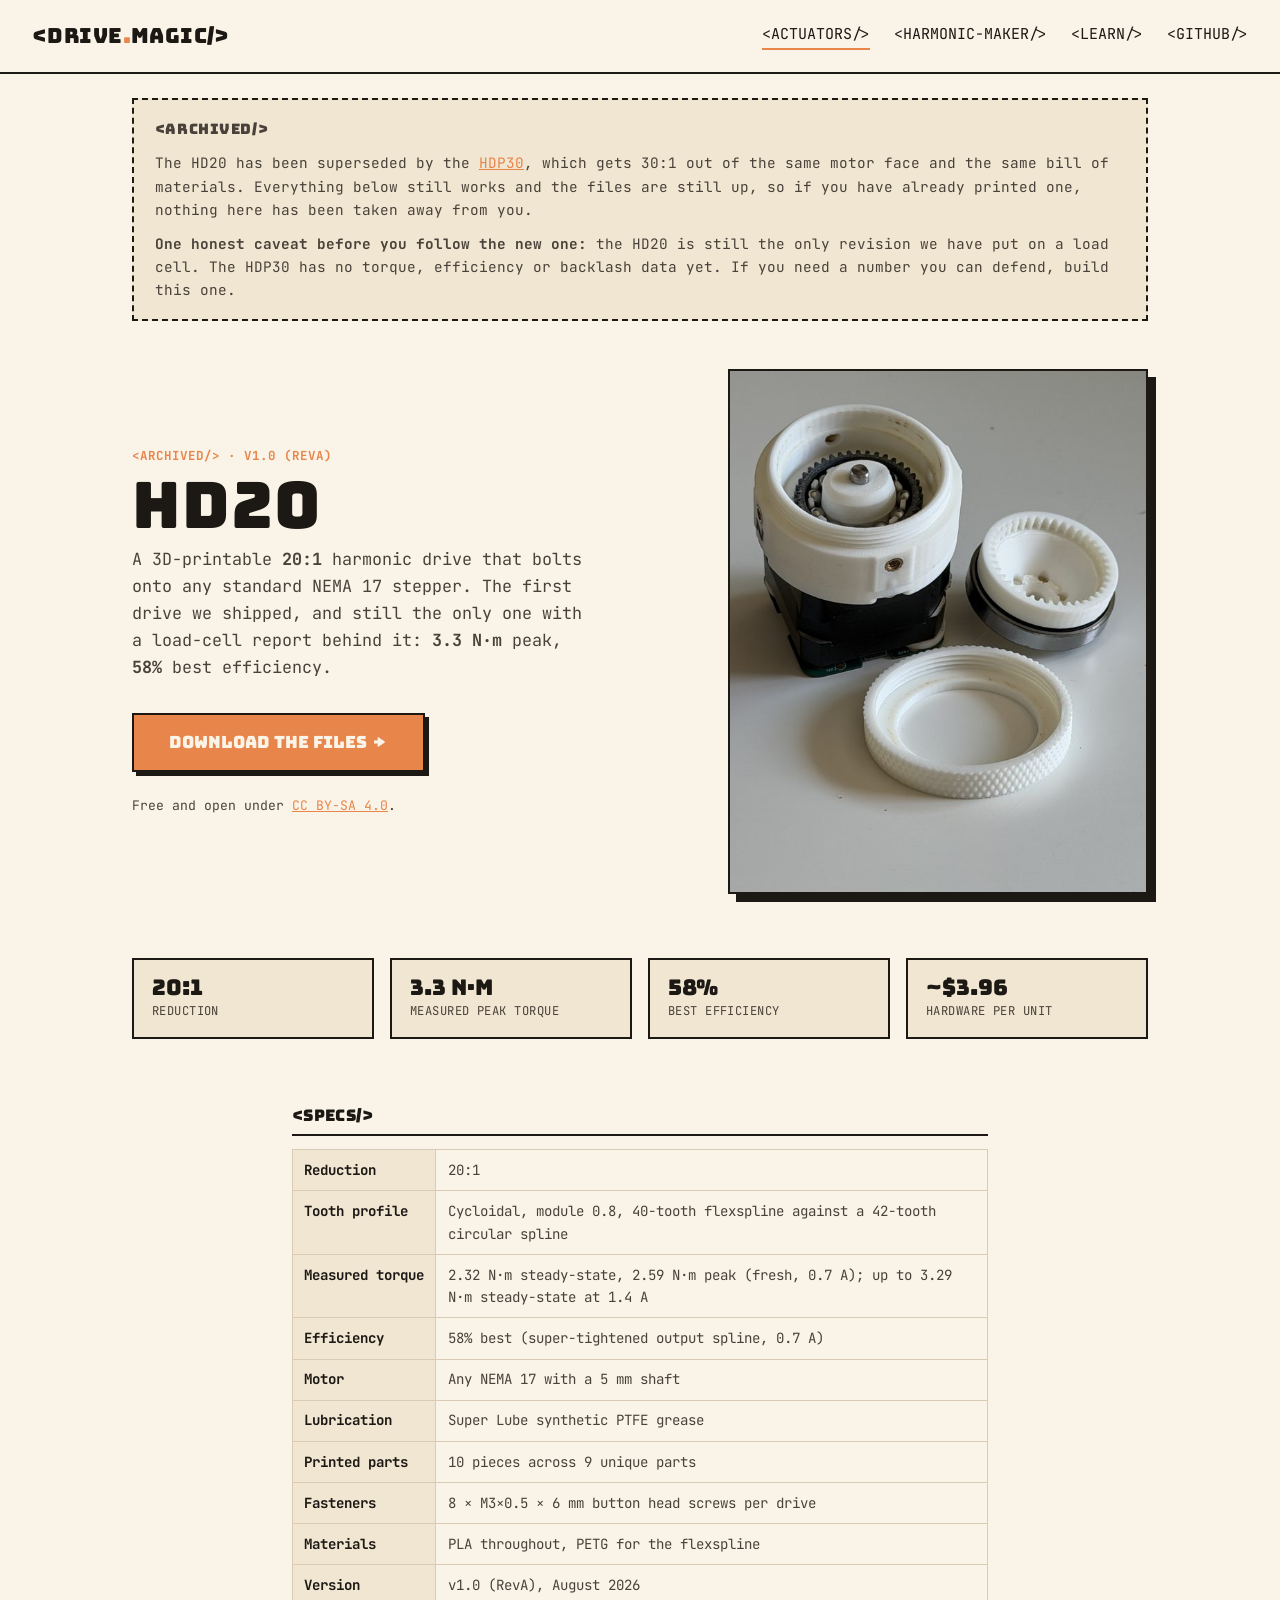
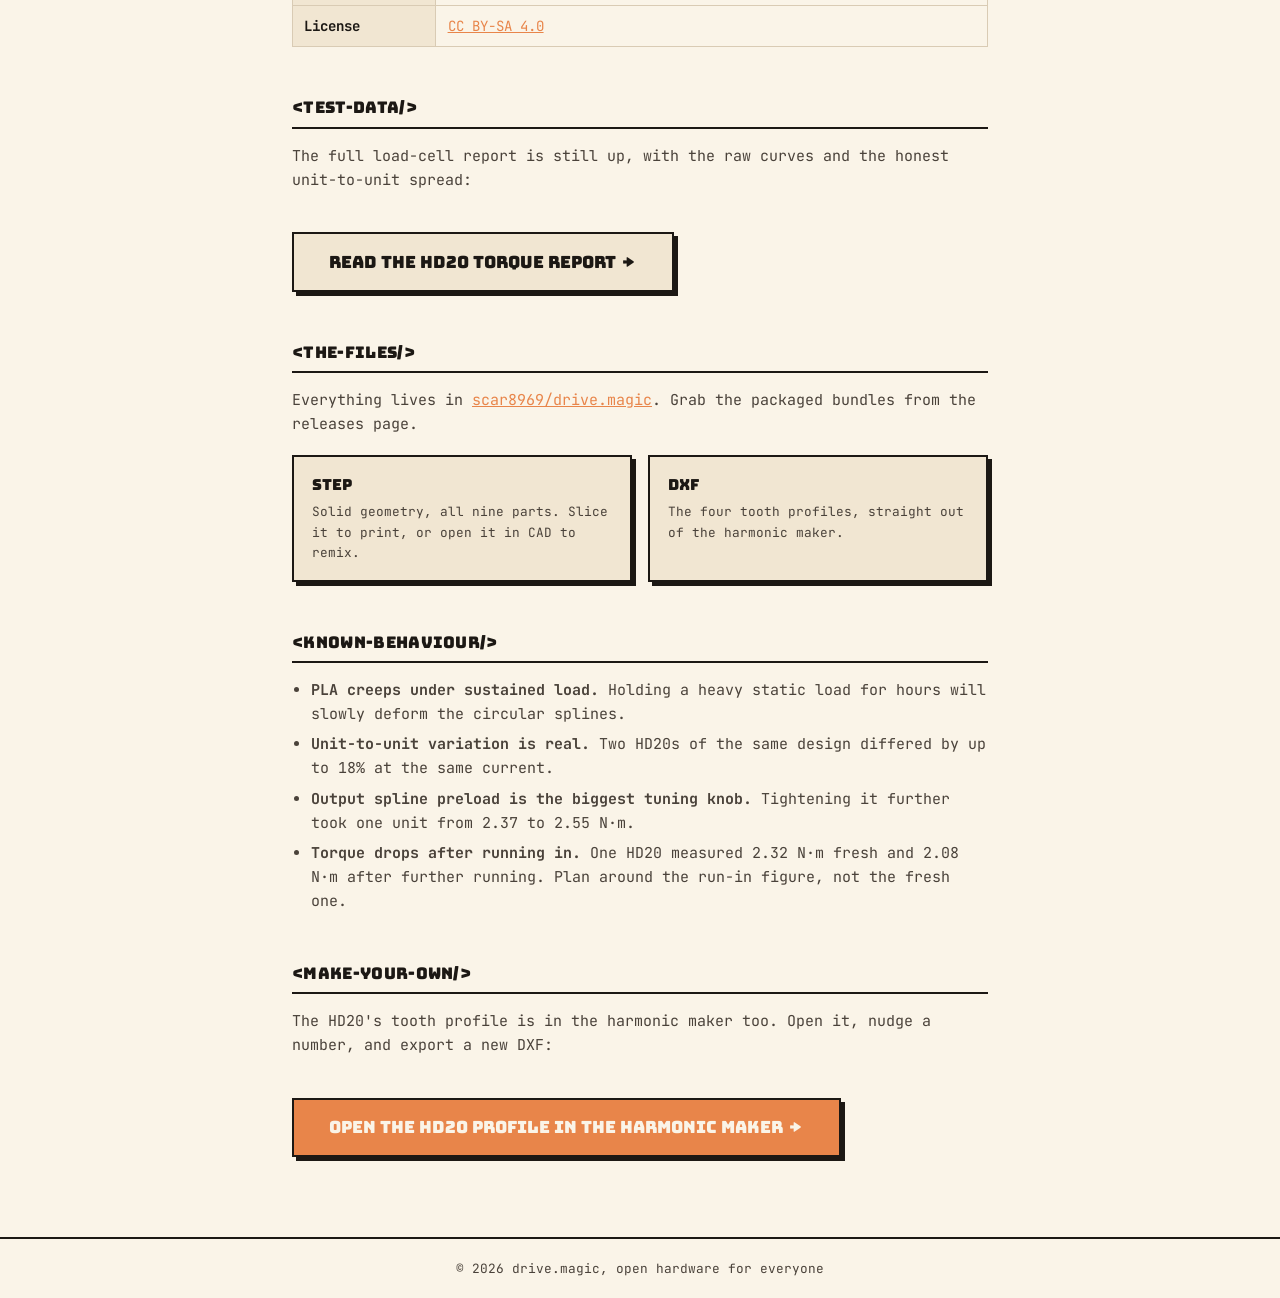
<file: hd20.html>
<!DOCTYPE html>
<html lang="en">
<head>
  <meta charset="UTF-8">
  <meta name="viewport" content="width=device-width, initial-scale=1.0">
  <title>HD20 (archived): 3D-printable 20:1 harmonic drive actuator | drive.magic</title>
  <meta name="description" content="Archived: the HD20, a 3D-printable 20:1 strain wave (harmonic) actuator for any NEMA 17 stepper. Superseded by the HDP30, but still the only revision with load-cell data. Tested to 3.3 N·m.">
  <link rel="icon" type="image/svg+xml" href="/favicon.svg">
  <link rel="icon" type="image/png" sizes="180x180" href="/icon-180.png">
  <link rel="apple-touch-icon" href="/icon-180.png">
  <meta property="og:type" content="website">
  <meta property="og:site_name" content="drive.magic">
  <meta property="og:title" content="HD20 (archived): a printable 20:1 harmonic drive actuator">
  <meta property="og:description" content="Superseded by the HDP30, kept online because it is still our only load-cell tested drive. 3.3 N·m, about $4 of hardware.">
  <meta property="og:url" content="https://scar8969.github.io/drive.magic/hd20.html">
  <link rel="canonical" href="https://scar8969.github.io/drive.magic/hd20.html">
  <meta property="og:image" content="https://scar8969.github.io/drive.magic/img/hd20/hd20-exploded.jpg">
  <meta name="twitter:card" content="summary_large_image">
  <link rel="preconnect" href="https://fonts.googleapis.com">
  <link rel="preconnect" href="https://fonts.gstatic.com" crossorigin>
  <link href="https://fonts.googleapis.com/css2?family=Bungee&family=JetBrains+Mono:wght@400;700&display=swap" rel="stylesheet">
  <link rel="stylesheet" href="css/style.css">
</head>
<body>
  <header class="site">
    <a class="wordmark" href="index.html">&lt;drive<span class="bro">.</span>magic/&gt;</a>
    <nav>
      <a href="actuators.html" class="active">&lt;actuators/&gt;</a>
      <a href="gearmaker.html">&lt;harmonic-maker/&gt;</a>
      <a href="learn.html">&lt;learn/&gt;</a>
      <a href="https://github.com/scar8969/drive.magic" target="_blank" rel="noopener">&lt;github/&gt;</a>
    </nav>
  </header>

  <main class="actuator">

    <div class="archive-banner">
      <p class="archive-banner-tag">&lt;archived/&gt;</p>
      <p>
        The HD20 has been superseded by the
        <a href="hdp30.html">HDP30</a>, which gets 30:1 out of the same
        motor face and the same bill of materials. Everything below still
        works and the files are still up, so if you have already printed one,
        nothing here has been taken away from you.
      </p>
      <p>
        <strong>One honest caveat before you follow the new one:</strong> the
        HD20 is still the only revision we have put on a load cell. The HDP30
        has no torque, efficiency or backlash data yet. If you need a number
        you can defend, build this one.
      </p>
    </div>

    <section class="act-hero">
      <div class="act-hero-copy">
        <p class="eyebrow">&lt;archived/&gt; · v1.0 (RevA)</p>
        <h1>HD20</h1>
        <p class="lead">
          A 3D-printable <strong>20:1</strong> harmonic drive that bolts onto
          any standard NEMA&nbsp;17 stepper. The first drive we shipped, and
          still the only one with a load-cell report behind it:
          <strong>3.3 N·m</strong> peak, <strong>58%</strong> best efficiency.
        </p>
        <div class="act-cta-row">
          <a class="cta" href="https://github.com/scar8969/drive.magic/releases" target="_blank" rel="noopener">download the files &rarr;</a>
        </div>
        <p class="act-license-line">
          Free and open under <a href="https://creativecommons.org/licenses/by-sa/4.0/" target="_blank" rel="noopener">CC&nbsp;BY-SA&nbsp;4.0</a>.
        </p>
      </div>
      <figure class="act-hero-shot">
        <img src="img/hd20/hd20-exploded.jpg"
             srcset="img/hd20/hd20-exploded-800.jpg 600w, img/hd20/hd20-exploded.jpg 1200w"
             sizes="(max-width: 900px) 100vw, 460px"
             width="1200" height="1600"
             alt="The HD20 actuator opened up, showing the ball-cage wave generator inside the printed body.">
      </figure>
    </section>

    <section class="act-stats">
      <div class="stat"><span class="stat-v">20:1</span><span class="stat-k">reduction</span></div>
      <div class="stat"><span class="stat-v">3.3 N·m</span><span class="stat-k">measured peak torque</span></div>
      <div class="stat"><span class="stat-v">58%</span><span class="stat-k">best efficiency</span></div>
      <div class="stat"><span class="stat-v">~$3.96</span><span class="stat-k">hardware per unit</span></div>
    </section>

    <div class="act-body">

      <h2 id="specs">&lt;specs/&gt;</h2>
      <table class="spec-table">
        <tbody>
          <tr><th>Reduction</th><td>20:1</td></tr>
          <tr><th>Tooth profile</th><td>Cycloidal, module 0.8, 40-tooth flexspline against a 42-tooth circular spline</td></tr>
          <tr><th>Measured torque</th><td>2.32 N·m steady-state, 2.59 N·m peak (fresh, 0.7 A); up to 3.29 N·m steady-state at 1.4 A</td></tr>
          <tr><th>Efficiency</th><td>58% best (super-tightened output spline, 0.7 A)</td></tr>
          <tr><th>Motor</th><td>Any NEMA 17 with a 5 mm shaft</td></tr>
          <tr><th>Lubrication</th><td>Super Lube synthetic PTFE grease</td></tr>
          <tr><th>Printed parts</th><td>10 pieces across 9 unique parts</td></tr>
          <tr><th>Fasteners</th><td>8 × M3×0.5 × 6 mm button head screws per drive</td></tr>
          <tr><th>Materials</th><td>PLA throughout, PETG for the flexspline</td></tr>
          <tr><th>Version</th><td>v1.0 (RevA), August 2026</td></tr>
          <tr><th>License</th><td><a href="https://creativecommons.org/licenses/by-sa/4.0/" target="_blank" rel="noopener">CC BY-SA 4.0</a></td></tr>
        </tbody>
      </table>

      <h2 id="testing">&lt;test-data/&gt;</h2>
      <p>
        The full load-cell report is still up, with the raw curves and the
        honest unit-to-unit spread:
      </p>
      <a class="cta ghost" href="hd20-torque-test.html">read the HD20 torque report &rarr;</a>

      <h2 id="files">&lt;the-files/&gt;</h2>
      <p>
        Everything lives in
        <a href="https://github.com/scar8969/drive.magic" target="_blank" rel="noopener">scar8969/drive.magic</a>.
        Grab the packaged bundles from the releases page.
      </p>
      <div class="dl-grid">
        <a class="dl" href="https://github.com/scar8969/drive.magic/releases/latest" target="_blank" rel="noopener">
          <span class="dl-k">STEP</span>
          <span class="dl-d">Solid geometry, all nine parts. Slice it to print, or open it in CAD to remix.</span>
        </a>
        <a class="dl" href="https://github.com/scar8969/drive.magic/tree/main/cad/dxf" target="_blank" rel="noopener">
          <span class="dl-k">DXF</span>
          <span class="dl-d">The four tooth profiles, straight out of the harmonic maker.</span>
        </a>
      </div>

      <h2 id="known">&lt;known-behaviour/&gt;</h2>
      <ul>
        <li><strong>PLA creeps under sustained load.</strong> Holding a heavy
          static load for hours will slowly deform the circular splines.</li>
        <li><strong>Unit-to-unit variation is real.</strong> Two HD20s of the
          same design differed by up to 18% at the same current.</li>
        <li><strong>Output spline preload is the biggest tuning knob.</strong>
          Tightening it further took one unit from 2.37 to 2.55 N·m.</li>
        <li><strong>Torque drops after running in.</strong> One HD20 measured
          2.32 N·m fresh and 2.08 N·m after further running. Plan around the
          run-in figure, not the fresh one.</li>
      </ul>

      <h2 id="remix">&lt;make-your-own/&gt;</h2>
      <p>
        The HD20's tooth profile is in the harmonic maker too. Open it, nudge a
        number, and export a new DXF:
      </p>
      <a class="cta" href="gearmaker.html?style=cup&amp;profile=cycloid&amp;tol=0.01&amp;wave=1&amp;fit=1&amp;module=0.8&amp;zf=40&amp;zc=42&amp;w0Ratio=1.0&amp;ha=1.0&amp;hd=1.0&amp;toothThickness=0.50&amp;toothAngle=9.17&amp;tipHalfWidth=0.30&amp;rootFillet=0.15&amp;clearance=0.05&amp;pressureAngle=30&amp;wallFlex=0.75&amp;wallCirc=3.0">open the HD20 profile in the harmonic maker &rarr;</a>
    </div>
  </main>

  <footer class="site">
    &copy; 2026 drive.magic, open hardware for everyone
  </footer>
</body>
</html>
</file>
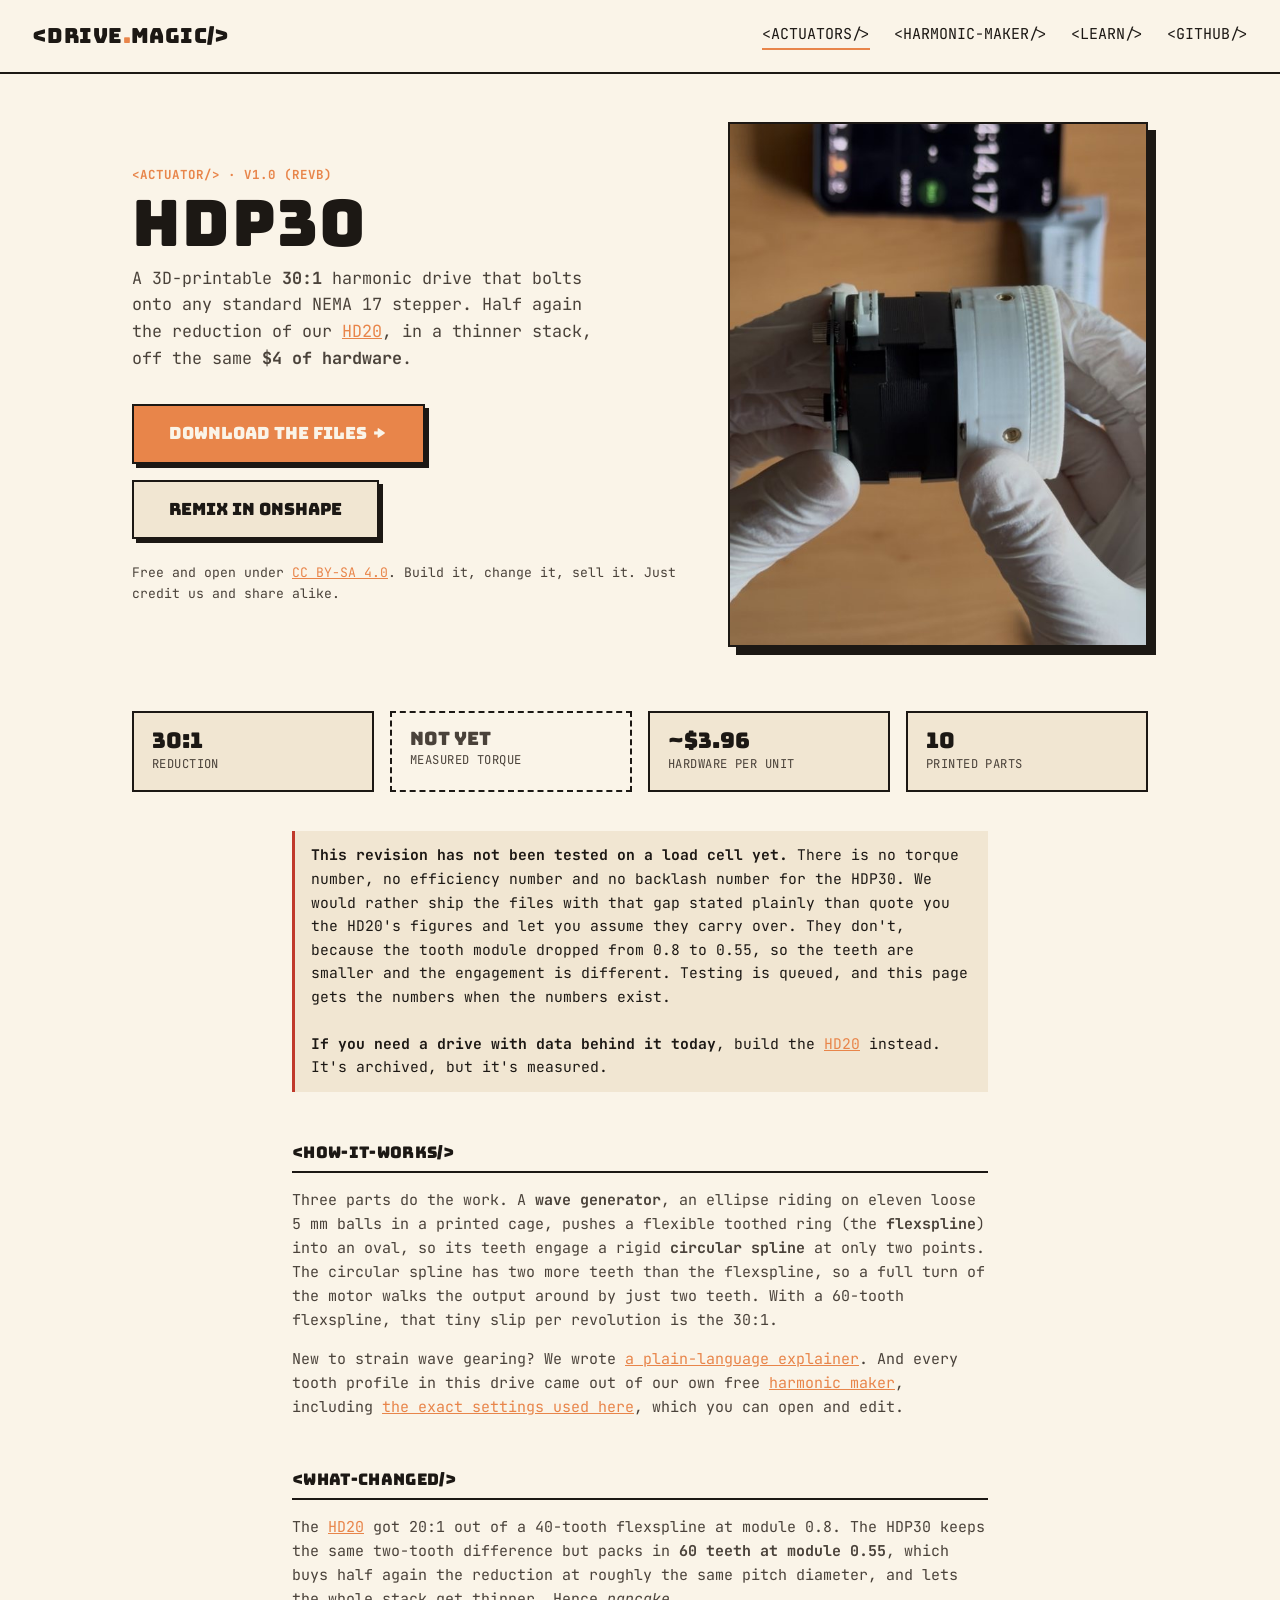
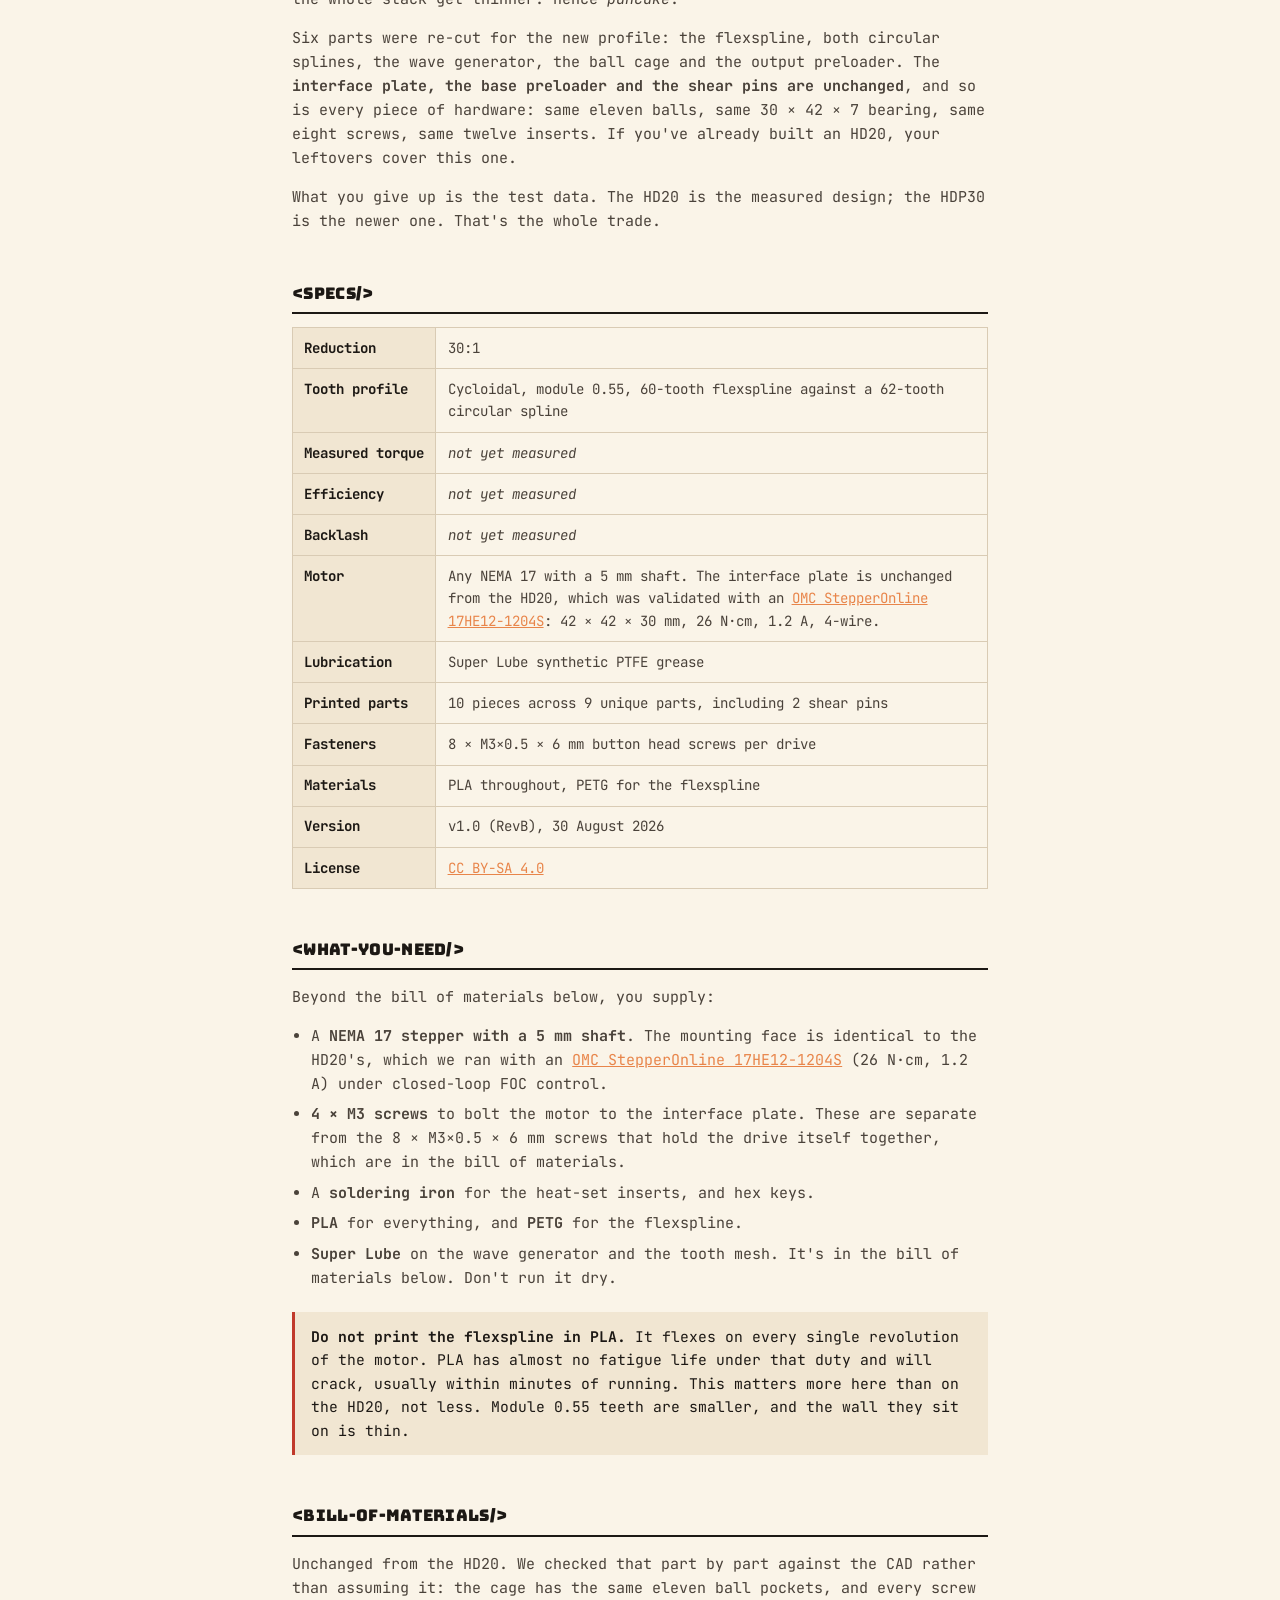
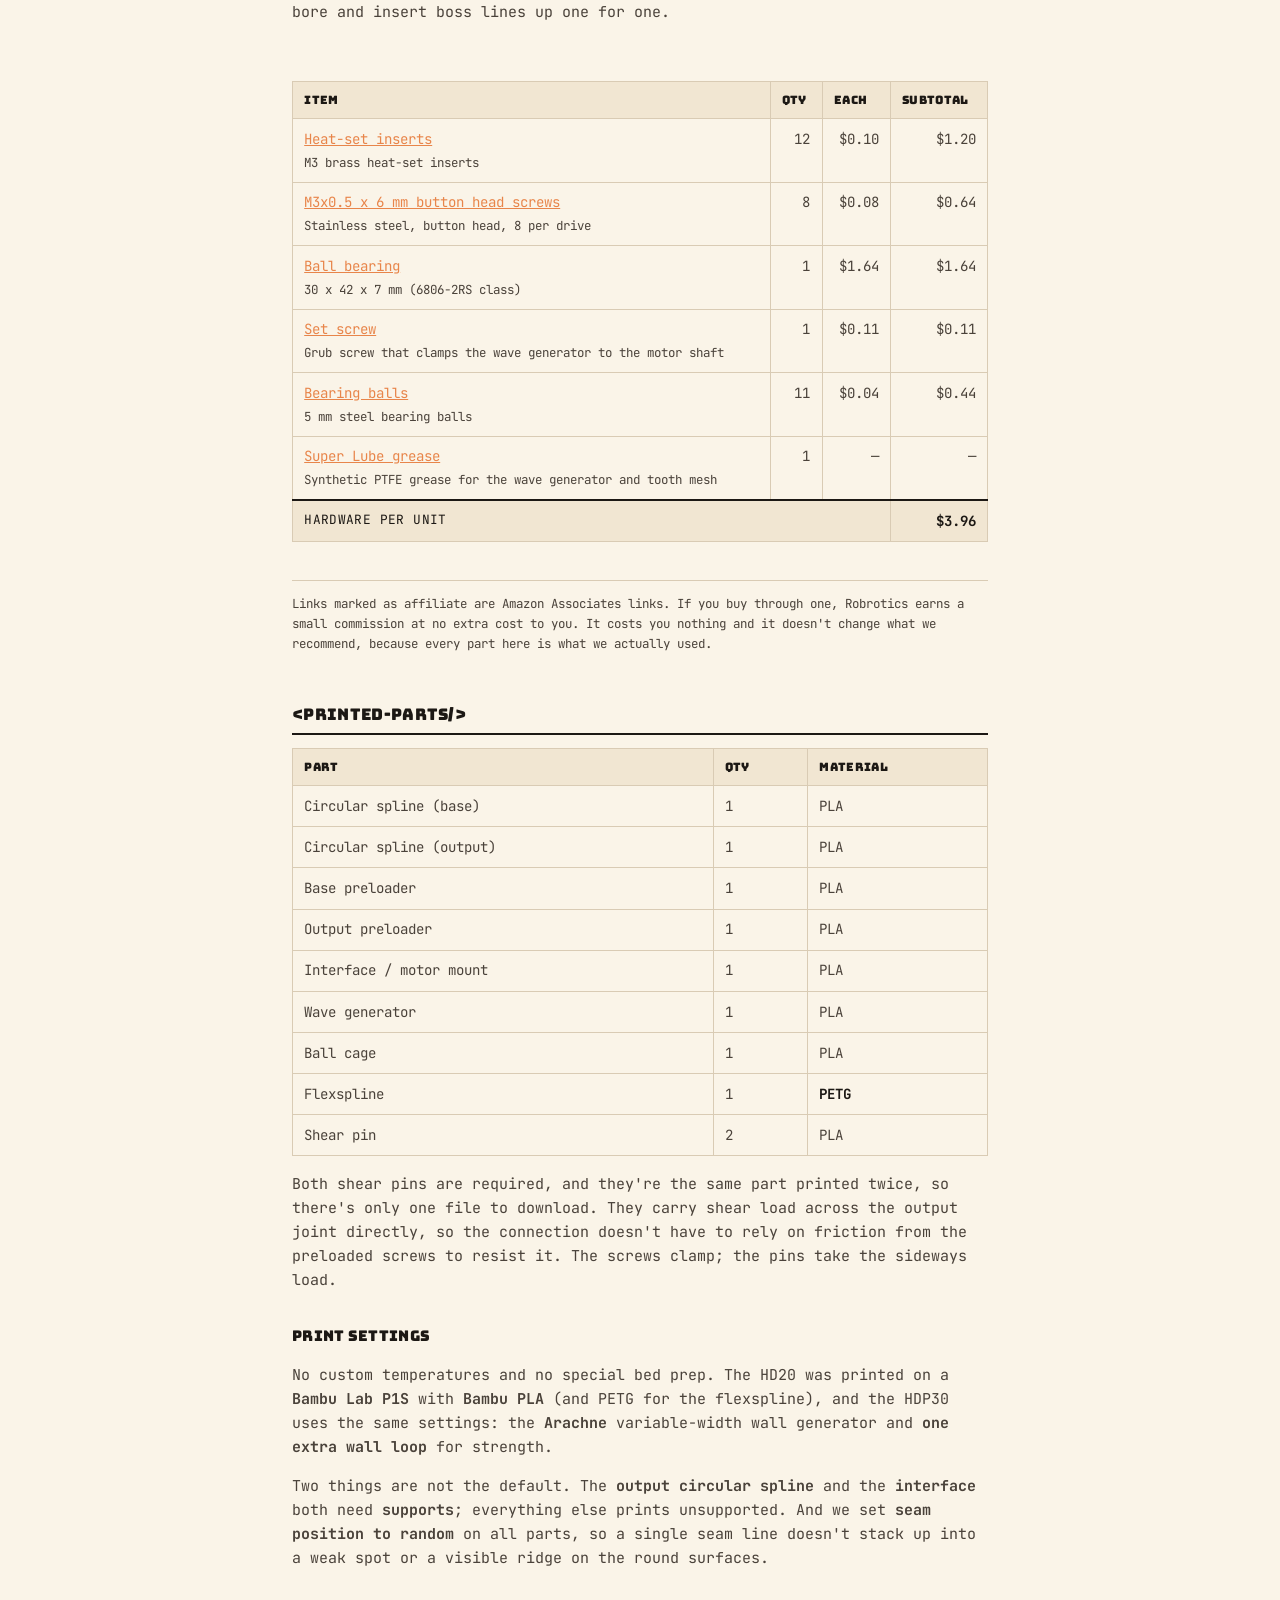
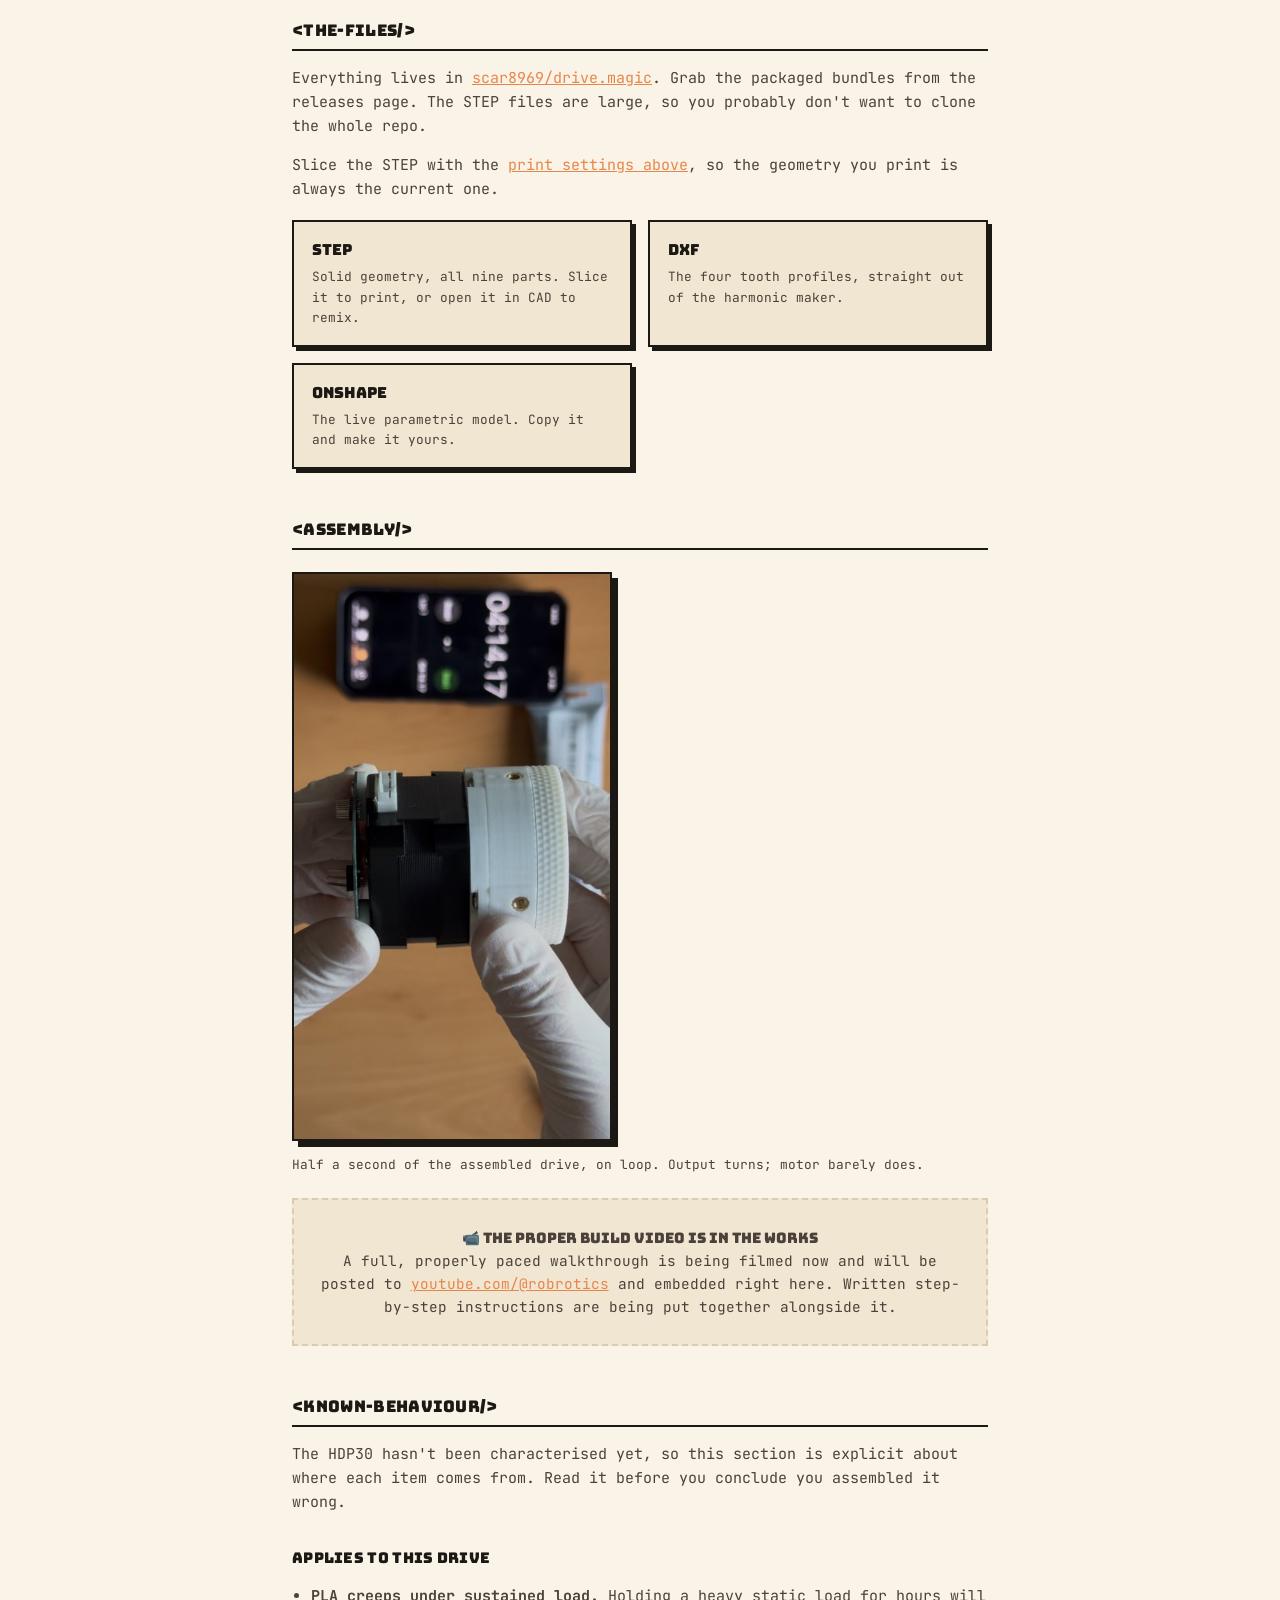
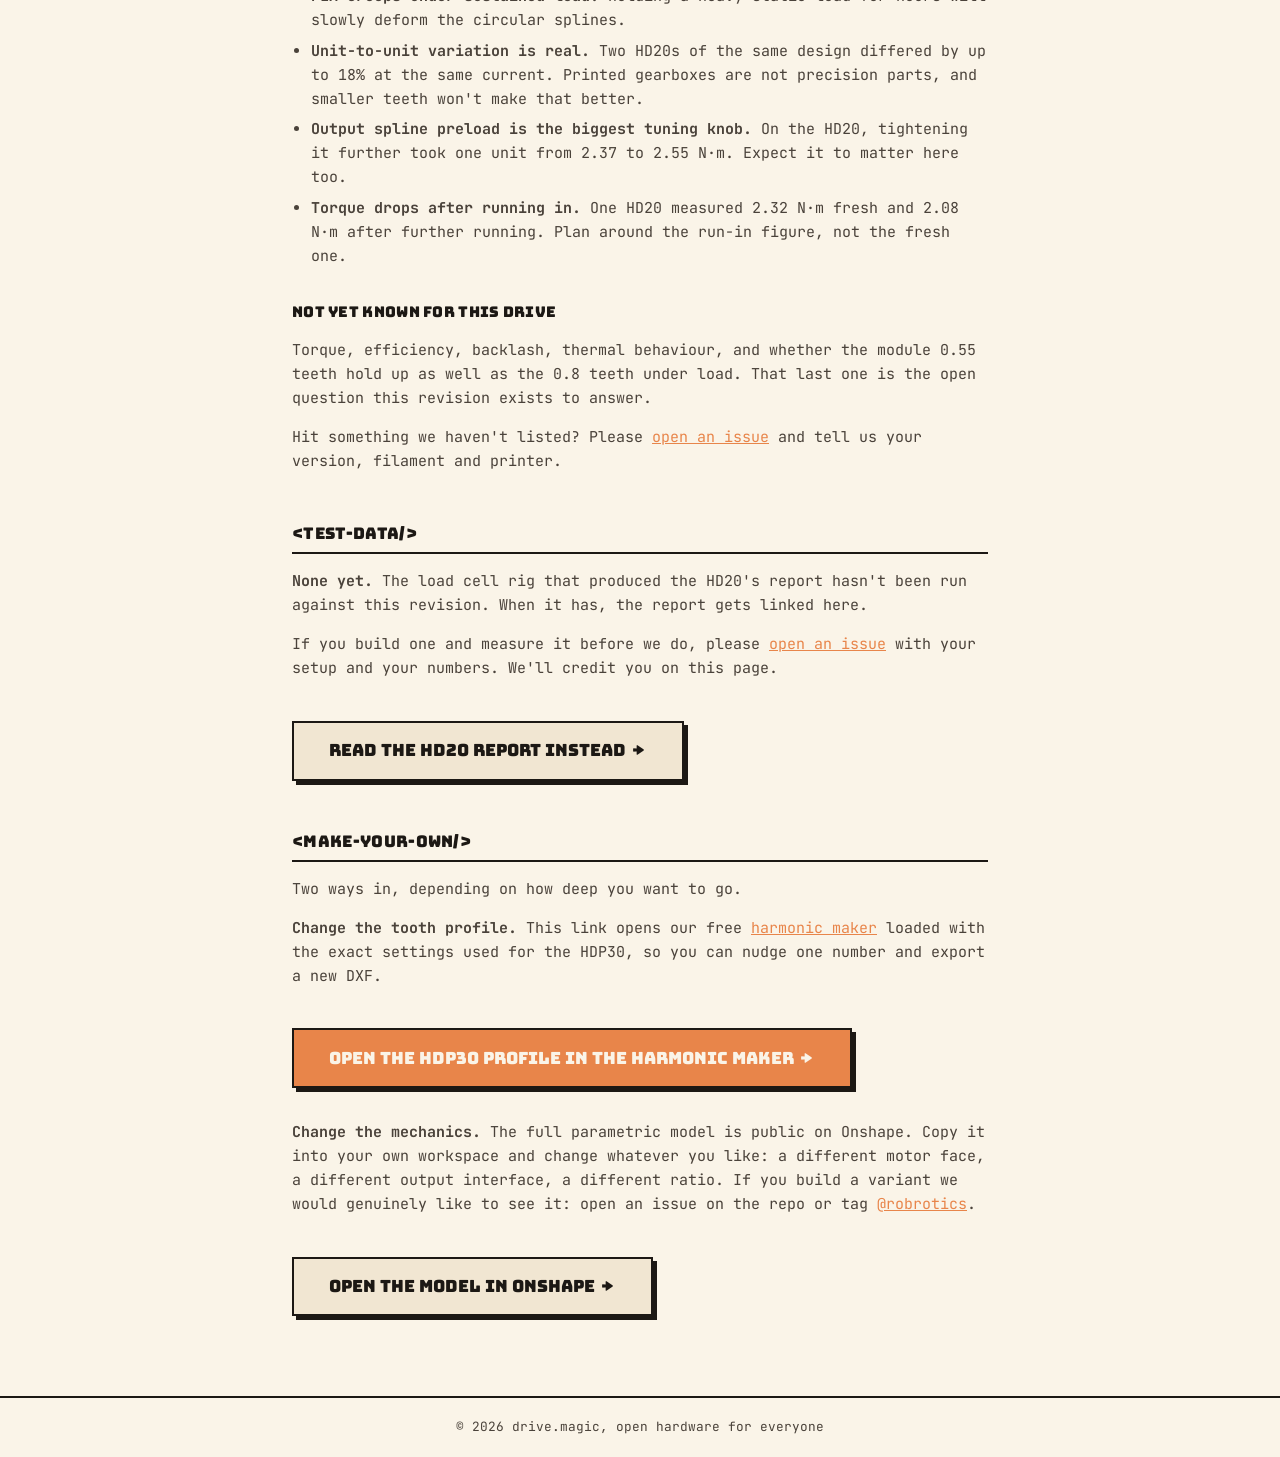
<file: hdp30.html>
<!DOCTYPE html>
<html lang="en">
<head>
  <meta charset="UTF-8">
  <meta name="viewport" content="width=device-width, initial-scale=1.0">
  <title>HDP30: 3D-printable 30:1 pancake harmonic drive actuator | drive.magic</title>
  <meta name="description" content="A 3D-printable 30:1 pancake strain wave (harmonic) actuator for any NEMA 17 stepper. About $4 of hardware per unit. Free STEP files, DXF tooth profiles and a full BOM. Not yet load-cell tested.">
  <link rel="icon" type="image/svg+xml" href="/favicon.svg">
  <link rel="icon" type="image/png" sizes="180x180" href="/icon-180.png">
  <link rel="apple-touch-icon" href="/icon-180.png">
  <link rel="canonical" href="https://scar8969.github.io/drive.magic/hdp30.html">
  <meta property="og:type" content="website">
  <meta property="og:site_name" content="drive.magic">
  <meta property="og:title" content="HDP30: a printable 30:1 pancake harmonic drive">
  <meta property="og:description" content="Bolts to any NEMA 17. 30:1 in a thinner package, about $4 of hardware. STEP, DXF and BOM, free under CC BY-SA. Torque testing still pending.">
  <meta property="og:url" content="https://scar8969.github.io/drive.magic/hdp30.html">
  <meta property="og:image" content="https://scar8969.github.io/drive.magic/img/hdp30/hdp30-assembled.jpg">
  <meta name="twitter:card" content="summary_large_image">
  <link rel="preconnect" href="https://fonts.googleapis.com">
  <link rel="preconnect" href="https://fonts.gstatic.com" crossorigin>
  <link href="https://fonts.googleapis.com/css2?family=Bungee&family=JetBrains+Mono:wght@400;700&display=swap" rel="stylesheet">
  <link rel="stylesheet" href="css/style.css">
</head>
<body>
  <header class="site">
    <a class="wordmark" href="index.html">&lt;drive<span class="bro">.</span>magic/&gt;</a>
    <nav>
      <a href="actuators.html" class="active">&lt;actuators/&gt;</a>
      <a href="gearmaker.html">&lt;harmonic-maker/&gt;</a>
      <a href="learn.html">&lt;learn/&gt;</a>
      <a href="https://github.com/scar8969/drive.magic" target="_blank" rel="noopener">&lt;github/&gt;</a>
    </nav>
  </header>

  <main class="actuator">

    <section class="act-hero">
      <div class="act-hero-copy">
        <p class="eyebrow">&lt;actuator/&gt; · v1.0 (RevB)</p>
        <h1>HDP30</h1>
        <p class="lead">
          A 3D-printable <strong>30:1</strong> harmonic drive that bolts onto
          any standard NEMA&nbsp;17 stepper. Half again the reduction of our
          <a href="hd20.html">HD20</a>, in a thinner stack, off the same
          <strong>$4 of hardware</strong>.
        </p>
        <div class="act-cta-row">
          <a class="cta" href="https://github.com/scar8969/drive.magic/releases" target="_blank" rel="noopener">download the files &rarr;</a>
          <a class="cta ghost" href="https://cad.onshape.com/documents/319971bd8bd86171560c48e0/w/245bded9ea0f5ce28da60641/e/576f328b49bb8904f021e3ae?renderMode=0&amp;uiState=6a9f1c9ef8a8e037959edf03" target="_blank" rel="noopener">remix in onshape</a>
        </div>
        <p class="act-license-line">
          Free and open under <a href="https://creativecommons.org/licenses/by-sa/4.0/" target="_blank" rel="noopener">CC&nbsp;BY-SA&nbsp;4.0</a>.
          Build it, change it, sell it. Just credit us and share alike.
        </p>
      </div>
      <figure class="act-hero-shot">
        <img src="img/hdp30/hdp30-assembled.jpg"
             srcset="img/hdp30/hdp30-assembled-800.jpg 600w, img/hdp30/hdp30-assembled.jpg 1200w"
             sizes="(max-width: 900px) 100vw, 460px"
             width="1200" height="1763"
             alt="The assembled HDP30 held in gloved hands: a thin white printed gearbox with a knurled output ring, bolted to the face of a black NEMA 17 stepper.">
      </figure>
    </section>

    <section class="act-stats">
      <div class="stat"><span class="stat-v">30:1</span><span class="stat-k">reduction</span></div>
      <div class="stat pending"><span class="stat-v">not yet</span><span class="stat-k">measured torque</span></div>
      <div class="stat"><span class="stat-v">~$3.96</span><span class="stat-k">hardware per unit</span></div>
      <div class="stat"><span class="stat-v">10</span><span class="stat-k">printed parts</span></div>
    </section>

    <div class="act-body">

      <div class="note danger">
        <strong>This revision has not been tested on a load cell yet.</strong>
        There is no torque number, no efficiency number and no backlash number
        for the HDP30. We would rather ship the files with that gap stated
        plainly than quote you the HD20's figures and let you assume they carry
        over. They don't, because the tooth module dropped from 0.8 to 0.55,
        so the teeth are smaller and the engagement is different. Testing is
        queued, and this page gets the numbers when the numbers exist.
        <br><br>
        <strong>If you need a drive with data behind it today</strong>, build
        the <a href="hd20.html">HD20</a> instead. It's archived, but it's
        measured.
      </div>

      <h2 id="how">&lt;how-it-works/&gt;</h2>
      <p>
        Three parts do the work. A <strong>wave generator</strong>, an ellipse
        riding on eleven loose 5&nbsp;mm balls in a printed cage, pushes a
        flexible toothed ring (the <strong>flexspline</strong>) into an oval, so
        its teeth engage a rigid <strong>circular spline</strong> at only two
        points. The circular spline has two more teeth than the flexspline, so a
        full turn of the motor walks the output around by just two teeth. With a
        60-tooth flexspline, that tiny slip per revolution is the 30:1.
      </p>
      <p>
        New to strain wave gearing? We wrote
        <a href="learn.html">a plain-language explainer</a>. And every tooth profile
        in this drive came out of our own free
        <a href="gearmaker.html">harmonic maker</a>, including
        <a href="#remix">the exact settings used here</a>, which you can open
        and edit.
      </p>

      <h2 id="changed">&lt;what-changed/&gt;</h2>
      <p>
        The <a href="hd20.html">HD20</a> got 20:1 out of a 40-tooth
        flexspline at module 0.8. The HDP30 keeps the same two-tooth difference
        but packs in <strong>60 teeth at module 0.55</strong>, which buys half
        again the reduction at roughly the same pitch diameter, and lets the
        whole stack get thinner. Hence <em>pancake</em>.
      </p>
      <p>
        Six parts were re-cut for the new profile: the flexspline, both circular
        splines, the wave generator, the ball cage and the output preloader. The
        <strong>interface plate, the base preloader and the shear pins are
        unchanged</strong>, and so is every piece of hardware: same eleven
        balls, same 30&nbsp;×&nbsp;42&nbsp;×&nbsp;7 bearing, same eight screws,
        same twelve inserts. If you've already built an HD20, your leftovers
        cover this one.
      </p>
      <p>
        What you give up is the test data. The HD20 is the measured design; the
        HDP30 is the newer one. That's the whole trade.
      </p>

      <h2 id="specs">&lt;specs/&gt;</h2>
      <table class="spec-table">
        <tbody>
          <tr><th>Reduction</th><td>30:1</td></tr>
          <tr><th>Tooth profile</th><td>Cycloidal, module 0.55, 60-tooth flexspline against a 62-tooth circular spline</td></tr>
          <tr><th>Measured torque</th><td class="pending-cell">not yet measured</td></tr>
          <tr><th>Efficiency</th><td class="pending-cell">not yet measured</td></tr>
          <tr><th>Backlash</th><td class="pending-cell">not yet measured</td></tr>
          <tr><th>Motor</th><td>Any NEMA 17 with a 5 mm shaft. The interface plate is unchanged from the HD20, which was validated with an
            <a href="https://www.omc-stepperonline.com/e-series-nema-17-bipolar-26ncm-36-82oz-in-1-2a-42x42x30mm-4-wires-w-1m-cable-connector-17he12-1204s" target="_blank" rel="noopener">OMC StepperOnline 17HE12-1204S</a>:
            42 × 42 × 30 mm, 26 N·cm, 1.2 A, 4-wire.</td></tr>
          <tr><th>Lubrication</th><td>Super Lube synthetic PTFE grease</td></tr>
          <tr><th>Printed parts</th><td>10 pieces across 9 unique parts, including 2 shear pins</td></tr>
          <tr><th>Fasteners</th><td>8 × M3×0.5 × 6 mm button head screws per drive</td></tr>
          <tr><th>Materials</th><td>PLA throughout, PETG for the flexspline</td></tr>
          <tr><th>Version</th><td>v1.0 (RevB), 30 August 2026</td></tr>
          <tr><th>License</th><td><a href="https://creativecommons.org/licenses/by-sa/4.0/" target="_blank" rel="noopener">CC BY-SA 4.0</a></td></tr>
        </tbody>
      </table>

      <h2 id="need">&lt;what-you-need/&gt;</h2>
      <p>Beyond the bill of materials below, you supply:</p>
      <ul>
        <li>A <strong>NEMA 17 stepper with a 5 mm shaft</strong>. The mounting
          face is identical to the HD20's, which we ran with an
          <a href="https://www.omc-stepperonline.com/e-series-nema-17-bipolar-26ncm-36-82oz-in-1-2a-42x42x30mm-4-wires-w-1m-cable-connector-17he12-1204s" target="_blank" rel="noopener">OMC StepperOnline 17HE12-1204S</a>
          (26 N·cm, 1.2 A) under closed-loop FOC control.</li>
        <li><strong>4 × M3 screws</strong> to bolt the motor to the interface
          plate. These are separate from the 8 × M3×0.5 × 6 mm screws that hold
          the drive itself together, which are in the bill of materials.</li>
        <li>A <strong>soldering iron</strong> for the heat-set inserts, and hex keys.</li>
        <li><strong>PLA</strong> for everything, and <strong>PETG</strong> for the flexspline.</li>
        <li><strong>Super Lube</strong> on the wave generator and the tooth mesh.
          It's in the bill of materials below. Don't run it dry.</li>
      </ul>

      <div class="note danger">
        <strong>Do not print the flexspline in PLA.</strong> It flexes on every
        single revolution of the motor. PLA has almost no fatigue life under
        that duty and will crack, usually within minutes of running. This
        matters more here than on the HD20, not less. Module 0.55 teeth are
        smaller, and the wall they sit on is thin.
      </div>

      <h2 id="bom">&lt;bill-of-materials/&gt;</h2>
      <p>
        Unchanged from the HD20. We checked that part by part against the CAD
        rather than assuming it: the cage has the same eleven ball pockets, and
        every screw bore and insert boss lines up one for one.
      </p>
      <p id="bomStatus" class="bom-status">loading the bill of materials…</p>
      <div id="bomMount" data-fallback="data/hdp30-bom.json"></div>

      <h2 id="parts">&lt;printed-parts/&gt;</h2>
      <table class="spec-table parts-table">
        <thead><tr><th>Part</th><th>Qty</th><th>Material</th></tr></thead>
        <tbody>
          <tr><td>Circular spline (base)</td><td>1</td><td>PLA</td></tr>
          <tr><td>Circular spline (output)</td><td>1</td><td>PLA</td></tr>
          <tr><td>Base preloader</td><td>1</td><td>PLA</td></tr>
          <tr><td>Output preloader</td><td>1</td><td>PLA</td></tr>
          <tr><td>Interface / motor mount</td><td>1</td><td>PLA</td></tr>
          <tr><td>Wave generator</td><td>1</td><td>PLA</td></tr>
          <tr><td>Ball cage</td><td>1</td><td>PLA</td></tr>
          <tr><td>Flexspline</td><td>1</td><td class="hl">PETG</td></tr>
          <tr><td>Shear pin</td><td>2</td><td>PLA</td></tr>
        </tbody>
      </table>
      <p>
        Both shear pins are required, and they're the same part printed twice,
        so there's only one file to download. They carry shear load across the
        output joint directly, so the connection doesn't have to rely on
        friction from the preloaded screws to resist it. The screws clamp; the
        pins take the sideways load.
      </p>

      <h3 id="printing">Print settings</h3>
      <p>
        No custom temperatures and no special bed prep. The HD20 was printed on
        a <strong>Bambu Lab P1S</strong> with <strong>Bambu PLA</strong> (and
        PETG for the flexspline), and the HDP30 uses the same settings: the
        <strong>Arachne</strong> variable-width wall generator and
        <strong>one extra wall loop</strong> for strength.
      </p>
      <p>
        Two things are not the default. The <strong>output circular spline</strong>
        and the <strong>interface</strong> both need <strong>supports</strong>;
        everything else prints unsupported. And we set <strong>seam position to
        random</strong> on all parts, so a single seam line doesn't stack up into
        a weak spot or a visible ridge on the round surfaces.
      </p>

      <h2 id="files">&lt;the-files/&gt;</h2>
      <p>
        Everything lives in
        <a href="https://github.com/scar8969/drive.magic" target="_blank" rel="noopener">scar8969/drive.magic</a>.
        Grab the packaged bundles from the releases page. The STEP files are
        large, so you probably don't want to clone the whole repo.
      </p>
      <p>
        Slice the STEP with the <a href="#printing">print settings above</a>, so
        the geometry you print is always the current one.
      </p>
      <div class="dl-grid">
        <a class="dl" href="https://github.com/scar8969/drive.magic/releases/latest" target="_blank" rel="noopener">
          <span class="dl-k">STEP</span>
          <span class="dl-d">Solid geometry, all nine parts. Slice it to print, or open it in CAD to remix.</span>
        </a>
        <a class="dl" href="https://github.com/scar8969/drive.magic/tree/main/cad/dxf" target="_blank" rel="noopener">
          <span class="dl-k">DXF</span>
          <span class="dl-d">The four tooth profiles, straight out of the harmonic maker.</span>
        </a>
        <a class="dl" href="https://cad.onshape.com/documents/319971bd8bd86171560c48e0/w/245bded9ea0f5ce28da60641/e/576f328b49bb8904f021e3ae?renderMode=0&amp;uiState=6a9f1c9ef8a8e037959edf03" target="_blank" rel="noopener">
          <span class="dl-k">Onshape</span>
          <span class="dl-d">The live parametric model. Copy it and make it yours.</span>
        </a>
      </div>

      <h2 id="assembly">&lt;assembly/&gt;</h2>
      <figure class="act-loop">
        <video src="img/hdp30/hdp30-spin.mp4"
               poster="img/hdp30/hdp30-assembled-800.jpg"
               width="1080" height="1920"
               autoplay muted loop playsinline preload="none"
               aria-label="A short looping clip of the assembled HDP30 being turned by hand."></video>
        <figcaption>Half a second of the assembled drive, on loop. Output turns; motor barely does.</figcaption>
      </figure>
      <div class="video-slot">
        <p class="video-soon">📹 the proper build video is in the works</p>
        <p>
          A full, properly paced walkthrough is being filmed now and will be
          posted to
          <a href="https://www.youtube.com/@robrotics" target="_blank" rel="noopener">youtube.com/@robrotics</a>
          and embedded right here. Written step-by-step instructions are being
          put together alongside it.
        </p>
      </div>

      <h2 id="known">&lt;known-behaviour/&gt;</h2>
      <p>
        The HDP30 hasn't been characterised yet, so this section is explicit
        about where each item comes from. Read it before you conclude you
        assembled it wrong.
      </p>
      <h3>Applies to this drive</h3>
      <ul>
        <li><strong>PLA creeps under sustained load.</strong> Holding a heavy
          static load for hours will slowly deform the circular splines.</li>
        <li><strong>Unit-to-unit variation is real.</strong> Two HD20s of the
          same design differed by up to 18% at the same current. Printed
          gearboxes are not precision parts, and smaller teeth won't make that
          better.</li>
        <li><strong>Output spline preload is the biggest tuning knob.</strong>
          On the HD20, tightening it further took one unit from 2.37 to
          2.55 N·m. Expect it to matter here too.</li>
        <li><strong>Torque drops after running in.</strong> One HD20 measured
          2.32 N·m fresh and 2.08 N·m after further running. Plan around the
          run-in figure, not the fresh one.</li>
      </ul>
      <h3>Not yet known for this drive</h3>
      <p>
        Torque, efficiency, backlash, thermal behaviour, and whether the module
        0.55 teeth hold up as well as the 0.8 teeth under load. That last one is
        the open question this revision exists to answer.
      </p>
      <p>
        Hit something we haven't listed? Please
        <a href="https://github.com/scar8969/drive.magic/issues" target="_blank" rel="noopener">open an issue</a>
        and tell us your version, filament and printer.
      </p>

      <h2 id="testing">&lt;test-data/&gt;</h2>
      <p>
        <strong>None yet.</strong> The load cell rig that produced the HD20's
        report hasn't been run against this revision. When it has, the report
        gets linked here.
      </p>
      <p>
        If you build one and measure it before we do, please
        <a href="https://github.com/scar8969/drive.magic/issues" target="_blank" rel="noopener">open an issue</a>
        with your setup and your numbers. We'll credit you on this page.
      </p>
      <a class="cta ghost" href="hd20-torque-test.html" target="_blank">read the HD20 report instead &rarr;</a>

      <h2 id="remix">&lt;make-your-own/&gt;</h2>
      <p>
        Two ways in, depending on how deep you want to go.
      </p>
      <p>
        <strong>Change the tooth profile.</strong> This link opens our free
        <a href="gearmaker.html">harmonic maker</a> loaded with the exact settings
        used for the HDP30, so you can nudge one number and export a new DXF.
      </p>
      <a class="cta" href="gearmaker.html?style=pancake&amp;profile=cycloid&amp;tol=0.01&amp;wave=1&amp;fit=1&amp;module=0.55&amp;zf=60&amp;zc=62&amp;w0Ratio=1.0&amp;ha=1.08&amp;hd=1.08&amp;toothThickness=0.50&amp;toothAngle=9.17&amp;tipHalfWidth=0.30&amp;rootFillet=0.15&amp;clearance=0&amp;clearanceOutput=-0.05&amp;pressureAngle=30&amp;wallFlex=0.75&amp;wallCirc=3.0&amp;wallDyn=3.0">open the HDP30 profile in the harmonic maker &rarr;</a>
      <p style="margin-top:2rem;">
        <strong>Change the mechanics.</strong> The full parametric model is
        public on Onshape. Copy it into your own workspace and change whatever
        you like: a different motor face, a different output interface, a
        different ratio. If you build a variant we would genuinely like to see
        it: open an issue on the repo or tag
        <a href="https://www.instagram.com/robrotics" target="_blank" rel="noopener">@robrotics</a>.
      </p>
      <a class="cta ghost" href="https://cad.onshape.com/documents/319971bd8bd86171560c48e0/w/245bded9ea0f5ce28da60641/e/576f328b49bb8904f021e3ae?renderMode=0&amp;uiState=6a9f1c9ef8a8e037959edf03" target="_blank" rel="noopener">open the model in onshape &rarr;</a>

    </div>
  </main>

  <footer class="site">
    &copy; 2026 drive.magic, open hardware for everyone
  </footer>

  <script src="js/bom.js"></script>
</body>
</html>
</file>
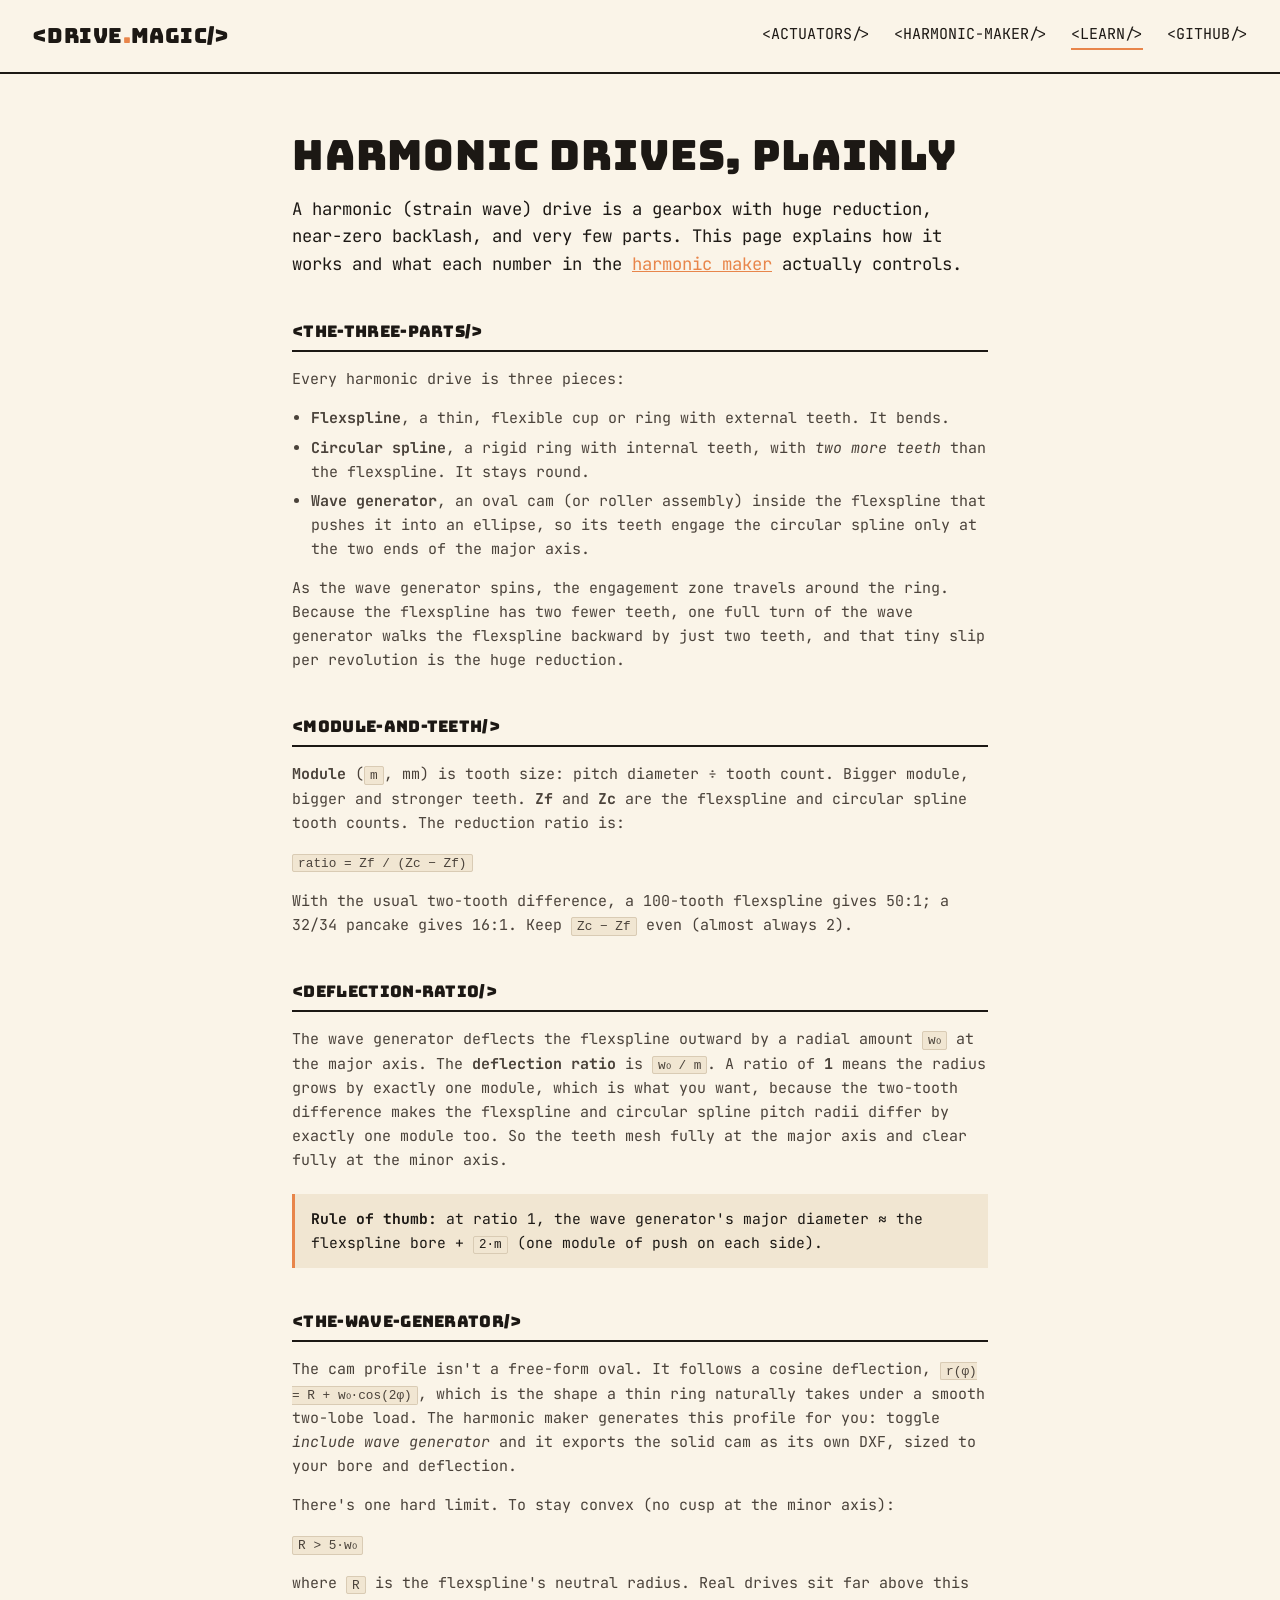
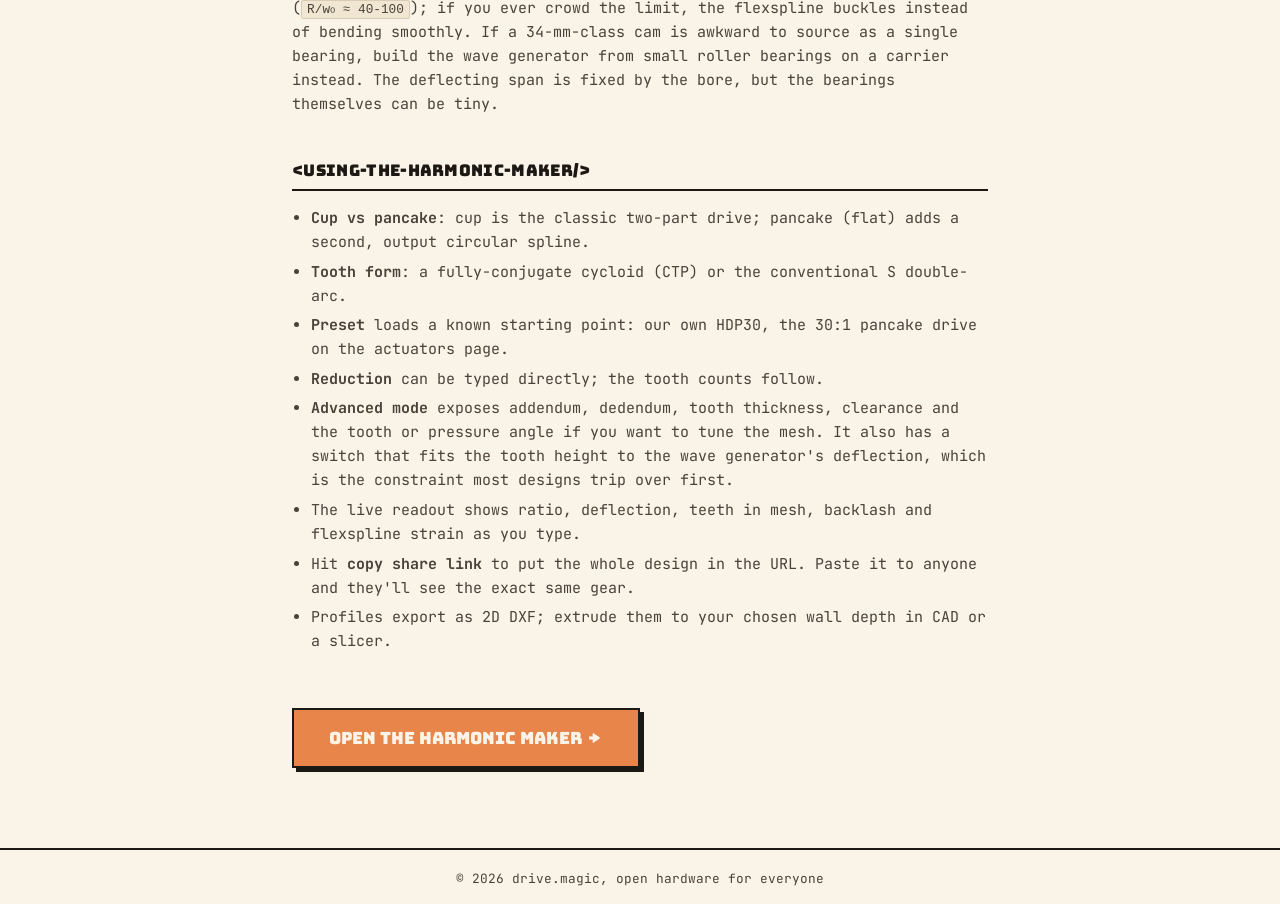
<file: learn.html>
<!DOCTYPE html>
<html lang="en">
<head>
  <meta charset="UTF-8">
  <meta name="viewport" content="width=device-width, initial-scale=1.0">
  <title>Harmonic drives, plainly | drive.magic</title>
  <meta name="description" content="A plain-language guide to harmonic (strain wave) drives: the three parts, module and tooth counts, deflection ratio, the wave generator, and how to use the drive.magic harmonic maker.">
  <link rel="icon" type="image/svg+xml" href="/favicon.svg">
  <link rel="icon" type="image/png" sizes="180x180" href="/icon-180.png">
  <link rel="apple-touch-icon" href="/icon-180.png">
  <meta property="og:type" content="website">
  <meta property="og:site_name" content="drive.magic">
  <meta property="og:title" content="Harmonic drives, plainly | drive.magic">
  <meta property="og:description" content="A plain-language guide to harmonic (strain wave) drives and how to design one with the free harmonic maker.">
  <meta property="og:url" content="https://scar8969.github.io/drive.magic/learn.html">
  <meta property="og:image" content="https://scar8969.github.io/drive.magic/og.png">
  <meta name="twitter:card" content="summary_large_image">
  <link rel="preconnect" href="https://fonts.googleapis.com">
  <link rel="preconnect" href="https://fonts.gstatic.com" crossorigin>
  <link href="https://fonts.googleapis.com/css2?family=Bungee&family=JetBrains+Mono:wght@400;700&display=swap" rel="stylesheet">
  <link rel="stylesheet" href="css/style.css">
</head>
<body>
  <header class="site">
    <a class="wordmark" href="index.html">&lt;drive<span class="bro">.</span>magic/&gt;</a>
    <nav>
      <a href="actuators.html">&lt;actuators/&gt;</a>
      <a href="gearmaker.html">&lt;harmonic-maker/&gt;</a>
      <a href="learn.html" class="active">&lt;learn/&gt;</a>
      <a href="https://github.com/scar8969/drive.magic" target="_blank" rel="noopener">&lt;github/&gt;</a>
    </nav>
  </header>

  <main class="prose">
    <h1>Harmonic drives, plainly</h1>
    <p class="lead">
      A harmonic (strain wave) drive is a gearbox with huge reduction, near-zero
      backlash, and very few parts. This page explains how it works and what each
      number in the <a href="gearmaker.html">harmonic maker</a> actually controls.
    </p>

    <h2>&lt;the-three-parts/&gt;</h2>
    <p>Every harmonic drive is three pieces:</p>
    <ul>
      <li><strong>Flexspline</strong>, a thin, flexible cup or ring with external
        teeth. It bends.</li>
      <li><strong>Circular spline</strong>, a rigid ring with internal teeth, with
        <em>two more teeth</em> than the flexspline. It stays round.</li>
      <li><strong>Wave generator</strong>, an oval cam (or roller assembly) inside
        the flexspline that pushes it into an ellipse, so its teeth engage the
        circular spline only at the two ends of the major axis.</li>
    </ul>
    <p>
      As the wave generator spins, the engagement zone travels around the ring.
      Because the flexspline has two fewer teeth, one full turn of the wave
      generator walks the flexspline backward by just two teeth, and that tiny
      slip per revolution is the huge reduction.
    </p>

    <h2>&lt;module-and-teeth/&gt;</h2>
    <p>
      <strong>Module</strong> (<code>m</code>, mm) is tooth size: pitch diameter ÷
      tooth count. Bigger module, bigger and stronger teeth.
      <strong>Zf</strong> and <strong>Zc</strong> are the flexspline and circular
      spline tooth counts. The reduction ratio is:
    </p>
    <p><code>ratio = Zf / (Zc − Zf)</code></p>
    <p>
      With the usual two-tooth difference, a 100-tooth flexspline gives 50:1; a
      32/34 pancake gives 16:1. Keep <code>Zc − Zf</code> even (almost always 2).
    </p>

    <h2>&lt;deflection-ratio/&gt;</h2>
    <p>
      The wave generator deflects the flexspline outward by a radial amount
      <code>w₀</code> at the major axis. The <strong>deflection ratio</strong> is
      <code>w₀ / m</code>. A ratio of <strong>1</strong> means the radius grows by
      exactly one module, which is what you want, because the two-tooth
      difference makes the flexspline and circular spline pitch radii differ by
      exactly one module too. So the teeth mesh fully at the major axis and clear
      fully at the minor axis.
    </p>
    <div class="note">
      <strong>Rule of thumb:</strong> at ratio 1, the wave generator's major
      diameter ≈ the flexspline bore + <code>2·m</code> (one module of push on
      each side).
    </div>

    <h2>&lt;the-wave-generator/&gt;</h2>
    <p>
      The cam profile isn't a free-form oval. It follows a cosine deflection,
      <code>r(φ) = R + w₀·cos(2φ)</code>, which is the shape a thin ring naturally
      takes under a smooth two-lobe load. The harmonic maker generates this profile
      for you: toggle <em>include wave generator</em> and it exports the solid cam
      as its own DXF, sized to your bore and deflection.
    </p>
    <p>There's one hard limit. To stay convex (no cusp at the minor axis):</p>
    <p><code>R &gt; 5·w₀</code></p>
    <p>
      where <code>R</code> is the flexspline's neutral radius. Real drives sit far
      above this (<code>R/w₀ ≈ 40-100</code>); if you ever crowd the limit, the
      flexspline buckles instead of bending smoothly. If a 34-mm-class cam is
      awkward to source as a single bearing, build the wave generator from small
      roller bearings on a carrier instead. The deflecting span is fixed by the
      bore, but the bearings themselves can be tiny.
    </p>

    <h2>&lt;using-the-harmonic-maker/&gt;</h2>
    <ul>
      <li><strong>Cup vs pancake</strong>: cup is the classic two-part drive;
        pancake (flat) adds a second, output circular spline.</li>
      <li><strong>Tooth form</strong>: a fully-conjugate cycloid (CTP) or the
        conventional S double-arc.</li>
      <li><strong>Preset</strong> loads a known starting point: our own HDP30,
        the 30:1 pancake drive on the actuators page.</li>
      <li><strong>Reduction</strong> can be typed directly; the tooth counts
        follow.</li>
      <li><strong>Advanced mode</strong> exposes addendum, dedendum, tooth
        thickness, clearance and the tooth or pressure angle if you want to tune
        the mesh. It also has a switch that fits the tooth height to the wave
        generator's deflection, which is the constraint most designs trip over
        first.</li>
      <li>The live readout shows ratio, deflection, teeth in mesh, backlash and
        flexspline strain as you type.</li>
      <li>Hit <strong>copy share link</strong> to put the whole design in the URL.
        Paste it to anyone and they'll see the exact same gear.</li>
      <li>Profiles export as 2D DXF; extrude them to your chosen wall depth in CAD
        or a slicer.</li>
    </ul>

    <a class="cta" href="gearmaker.html">open the harmonic maker &rarr;</a>
  </main>

  <footer class="site">
    &copy; 2026 drive.magic, open hardware for everyone
  </footer>
</body>
</html>
</file>
<file: css/style.css>
:root {
  --apricot: #e8854a;
  --ink: #1c1814;
  --ink-soft: #4a423a;
  --cream: #faf4e8;
  --cream-deep: #f1e6d2;
  --line: #d9cbb4;
}

* { box-sizing: border-box; }

body {
  margin: 0;
  background: var(--cream);
  color: var(--ink);
  font-family: 'JetBrains Mono', ui-monospace, monospace;
  font-size: 15px;
  line-height: 1.6;
}

h1, h2, h3, .wordmark {
  font-family: 'Bungee', sans-serif;
  font-weight: 400;
  letter-spacing: 0.02em;
  text-transform: uppercase;
}

a { color: var(--apricot); }

.wordmark { text-decoration: none; color: var(--ink); }
.wordmark .bro { color: var(--apricot); }

/* ---- header ---- */
header.site {
  display: flex;
  align-items: center;
  justify-content: space-between;
  padding: 1.2rem 2rem;
  border-bottom: 2px solid var(--ink);
}
header.site .wordmark { font-size: 1.3rem; }
header.site nav a {
  color: var(--ink);
  text-decoration: none;
  margin-left: 1.5rem;
  border-bottom: 2px solid transparent;
  padding-bottom: 2px;
  text-transform: uppercase;
}
header.site nav a:hover, header.site nav a.active { border-bottom-color: var(--apricot); }

/* ---- landing ---- */
.hero {
  max-width: 880px;
  margin: 0 auto;
  padding: 6rem 2rem 4rem;
  text-align: center;
}
.hero .wordmark.big {
  font-size: clamp(2.6rem, 9vw, 5.5rem);
  display: block;
  line-height: 1.1;
}
.hero .tagline {
  margin: 1.5rem auto 0;
  max-width: 560px;
  color: var(--ink-soft);
  font-size: 1.05rem;
}

.cta {
  display: inline-block;
  margin-top: 2.5rem;
  padding: 0.9rem 2.2rem;
  background: var(--apricot);
  color: var(--cream);
  font-family: 'Bungee', sans-serif;
  font-size: 1.05rem;
  text-decoration: none;
  border: 2px solid var(--ink);
  box-shadow: 4px 4px 0 var(--ink);
  transition: transform 0.08s, box-shadow 0.08s;
}
.cta:hover { transform: translate(2px, 2px); box-shadow: 2px 2px 0 var(--ink); }

.pillars {
  max-width: 880px;
  margin: 0 auto;
  padding: 0 2rem 6rem;
  display: grid;
  grid-template-columns: repeat(auto-fit, minmax(220px, 1fr));
  gap: 1.5rem;
}
.pillar {
  border: 2px solid var(--ink);
  background: var(--cream-deep);
  padding: 1.5rem;
}
.pillar h3 { margin: 0 0 0.6rem; font-size: 1rem; }
.pillar p { margin: 0; color: var(--ink-soft); font-size: 0.9rem; }

.connect {
  max-width: 880px;
  margin: 0 auto;
  padding: 0 2rem 6rem;
  text-align: center;
}
.connect h3 { margin: 0 0 1.2rem; font-size: 1rem; }
.connect-links {
  display: flex;
  justify-content: center;
  flex-wrap: wrap;
  gap: 1rem;
}
.connect-links a {
  display: inline-block;
  padding: 0.6rem 1.2rem;
  border: 2px solid var(--ink);
  background: var(--cream-deep);
  color: var(--ink);
  text-decoration: none;
  font-weight: 700;
  font-size: 0.85rem;
  box-shadow: 3px 3px 0 var(--ink);
  transition: transform 0.08s, box-shadow 0.08s;
}
.connect-links a:hover {
  transform: translate(2px, 2px);
  box-shadow: 1px 1px 0 var(--ink);
  color: var(--apricot);
}

footer.site {
  border-top: 2px solid var(--ink);
  padding: 1.2rem 2rem;
  font-size: 0.8rem;
  color: var(--ink-soft);
  text-align: center;
}

/* ---- gear maker ---- */
.gearmaker {
  display: grid;
  grid-template-columns: 340px 1fr;
  gap: 0;
  min-height: calc(100vh - 130px);
}
@media (max-width: 820px) {
  /* Stack the panel above the canvas. The single-column grid has no row height
     to give the 1fr viewport, so the canvas (height:100%) would collapse. Pin
     it to a usable height and let the panel scroll with the page instead of
     trapping its own scrollbar. */
  /* Drop the two-column grid for a plain block stack: a grid track sizes to its
     widest item (the canvas bitmap / fixed-width input rows) and pushes the page
     into a horizontal scroll on phones. Block children are simply 100% wide. */
  .gearmaker { display: block; min-height: 0; }
  .panel {
    border-right: none;
    border-bottom: 2px solid var(--ink);
    overflow: visible;
  }
  /* A definite height (not just min-height) so the canvas's height:100% resolves:
     an indefinite parent height collapses the canvas on the stacked layout. */
  .viewport { height: 70vh; min-height: 340px; }
}

.panel {
  border-right: 2px solid var(--ink);
  padding: 1.5rem;
  background: var(--cream-deep);
  overflow-y: auto;
}
.panel h2 { font-size: 1.1rem; margin: 0 0 1rem; }
.panel h3 {
  font-size: 0.75rem;
  margin: 1.6rem 0 0.6rem;
  color: var(--ink-soft);
  text-transform: uppercase;
  letter-spacing: 0.1em;
  font-family: 'JetBrains Mono', monospace;
  font-weight: 700;
}

.field {
  display: flex;
  align-items: center;
  justify-content: space-between;
  margin-bottom: 0.55rem;
  gap: 0.8rem;
}
/* `display: flex` above otherwise beats the [hidden] UA rule, leaving pancake-
   only rows (wallDynRow, clearanceOutputRow) visible in cup mode. */
.field[hidden] { display: none; }
.field label { font-size: 0.82rem; flex: 1; }
.field label .sym { color: var(--ink-soft); font-size: 0.72rem; }
.field input[type="number"] {
  width: 90px;
  padding: 0.3rem 0.4rem;
  font-family: inherit;
  font-size: 0.85rem;
  border: 2px solid var(--ink);
  background: var(--cream);
  color: var(--ink);
}
.field input:focus { outline: 2px solid var(--apricot); }
/* Reduction is derived from the tooth counts, so it gets no per-field reset
   button. Reserve the space one would have taken so its input still lines up
   with the column above it. */
.field.no-reset input[type="number"] { margin-right: calc(1.7rem + 0.8rem); }
/* A field the solver is driving (HA/HD under the deflection fit). Still shown,
   because the number IS the answer, but plainly not yours to type. */
.field.driven input[type="number"] {
  border-style: dashed;
  border-color: var(--apricot);
  color: var(--ink-soft);
}
/* A field that exists but has nothing to act on in the current configuration,
   the root fillet at full tooth depth, where there is no root land to blend. */
.field.inert { opacity: 0.5; }
.field.inert input[type="number"] { cursor: not-allowed; }
.reset-btn {
  flex: 0 0 auto;
  width: 1.7rem;
  height: 1.7rem;
  padding: 0;
  border: 2px solid var(--ink);
  background: var(--cream);
  color: var(--ink-soft);
  font-family: inherit;
  font-size: 0.9rem;
  line-height: 1;
  cursor: pointer;
}
.reset-btn:hover { color: var(--ink); border-color: var(--apricot); }

.seg {
  display: flex;
  border: 2px solid var(--ink);
  margin-bottom: 1rem;
}
.seg button {
  flex: 1;
  padding: 0.55rem 0;
  border: none;
  background: var(--cream);
  font-family: 'Bungee', sans-serif;
  font-size: 0.8rem;
  color: var(--ink);
  cursor: pointer;
}
.seg button.active { background: var(--apricot); color: var(--cream); }

.toggle-row {
  display: flex;
  align-items: center;
  gap: 0.6rem;
  margin: 1.2rem 0 0.4rem;
  font-size: 0.82rem;
}

.export-btn {
  width: 100%;
  margin-top: 1.4rem;
  padding: 0.85rem 0;
  background: var(--ink);
  color: var(--cream);
  border: 2px solid var(--ink);
  font-family: 'Bungee', sans-serif;
  font-size: 0.95rem;
  cursor: pointer;
  box-shadow: 4px 4px 0 var(--apricot);
  transition: transform 0.08s, box-shadow 0.08s;
}
.export-btn:hover { transform: translate(2px, 2px); box-shadow: 2px 2px 0 var(--apricot); }
.export-btn:disabled { opacity: 0.5; cursor: wait; }

.link-btn {
  width: 100%;
  margin-top: 0.7rem;
  padding: 0.6rem 0;
  background: var(--cream);
  color: var(--ink);
  border: 2px solid var(--ink);
  font-family: 'JetBrains Mono', monospace;
  font-weight: 700;
  font-size: 0.78rem;
  cursor: pointer;
}
.link-btn:hover { border-color: var(--apricot); color: var(--apricot); }

.warn {
  margin-top: 0.8rem;
  font-size: 0.78rem;
  color: #a33b1f;
  min-height: 1.2em;
}

.viewport { position: relative; background: var(--cream); }
/* touch-action:none so a one-finger drag pans/measures the gear instead of
   scrolling the page (there's panel above/below to scroll the page on mobile). */
.viewport canvas { display: block; width: 100%; height: 100%; cursor: grab; touch-action: none; }
.viewport .hint {
  position: absolute;
  bottom: 0.7rem;
  left: 1rem;
  font-size: 0.72rem;
  color: var(--ink-soft);
  pointer-events: none;
}
.viewport .readout {
  position: absolute;
  top: 0.7rem;
  left: 1rem;
  font-size: 0.72rem;
  color: var(--ink-soft);
  white-space: pre;
  pointer-events: none;
}
.viewport .vp-tools {
  position: absolute;
  bottom: 0.7rem;
  right: 1rem;
  display: flex;
  gap: 0.4rem;
}
.tool-btn {
  padding: 0.4rem 0.7rem;
  border: 2px solid var(--ink);
  background: var(--cream);
  font-family: 'Bungee', sans-serif;
  font-size: 0.7rem;
  color: var(--ink);
  cursor: pointer;
}
.tool-btn:hover { border-color: var(--apricot); }
.tool-btn.active { background: var(--apricot); color: var(--cream); }
.tool-range { width: 90px; accent-color: var(--apricot); align-self: center; }

/* ---- citation ---- */
.cite {
  margin: 0.8rem 0 0.2rem;
  padding: 0.6rem 0.7rem;
  border-left: 3px solid var(--apricot);
  background: var(--cream);
  font-size: 0.68rem;
  line-height: 1.45;
  color: var(--ink-soft);
}
.cite a { word-break: break-all; }

.detail-readout {
  margin: 0.45rem 0 0.2rem;
  font-size: 0.68rem;
  color: var(--ink-soft);
}

/* ---- metrics ---- */
.viewport .metrics {
  position: absolute;
  top: 0.7rem;
  right: 1rem;
  width: 220px;
  padding: 0.7rem 0.9rem;
  background: var(--cream-deep);
  border: 2px solid var(--ink);
  font-size: 0.72rem;
}
.viewport .metrics h4 {
  margin: 0 0 0.5rem;
  font-family: 'JetBrains Mono', monospace;
  font-weight: 700;
  font-size: 0.68rem;
  text-transform: uppercase;
  letter-spacing: 0.1em;
  color: var(--ink-soft);
}
.viewport .metrics dl {
  display: grid;
  grid-template-columns: auto auto;
  gap: 0.22rem 0.6rem;
  margin: 0;
}
.viewport .metrics dt { color: var(--ink-soft); }
.viewport .metrics dd { margin: 0; text-align: right; font-weight: 700; }
.viewport .metrics .est {
  display: block;
  margin-top: 0.55rem;
  font-size: 0.6rem;
  color: var(--ink-soft);
  line-height: 1.3;
}
@media (max-width: 820px) {
  .viewport .metrics { position: static; width: auto; margin: 1rem; }
}

/* ---- learn / prose page ---- */
.prose {
  max-width: 760px;
  margin: 0 auto;
  padding: 3rem 2rem 5rem;
}
.prose h1 { font-size: clamp(1.8rem, 5vw, 2.6rem); margin: 0 0 0.4rem; }
.prose .lead {
  font-size: 1.08rem;
  color: var(--ink);
  margin: 0 0 2rem;
}
.prose h2 {
  font-size: 1rem;
  margin: 2.6rem 0 0.8rem;
  padding-bottom: 0.35rem;
  border-bottom: 2px solid var(--ink);
}
.prose p, .prose li { color: var(--ink-soft); }
.prose ul { padding-left: 1.2rem; }
.prose li { margin-bottom: 0.35rem; }
.prose code {
  background: var(--cream-deep);
  border: 1px solid var(--line);
  border-radius: 2px;
  padding: 0.05rem 0.32rem;
  font-size: 0.85em;
}
.prose .note {
  border-left: 3px solid var(--apricot);
  background: var(--cream-deep);
  padding: 0.8rem 1rem;
  margin: 1.4rem 0;
  font-size: 0.92rem;
}
.prose .cta { margin-top: 2.5rem; }
.prose .cta:hover { color: var(--cream); }

/* ---- pcb art gallery ---- */
.gallery-page {
  max-width: 1080px;
  margin: 0 auto;
  padding: 2.5rem 2rem 5rem;
}
.gallery-intro h1 { font-size: clamp(1.8rem, 5vw, 2.6rem); margin: 0 0 0.4rem; }
.gallery-intro p { color: var(--ink-soft); max-width: 720px; margin: 0 0 2rem; }
.gallery-status { color: var(--ink-soft); min-height: 1.2em; }

.gallery {
  display: grid;
  grid-template-columns: repeat(auto-fill, minmax(240px, 1fr));
  gap: 1.5rem;
}
.card {
  border: 2px solid var(--ink);
  background: var(--cream-deep);
  display: flex;
  flex-direction: column;
}
.card-media {
  position: relative; /* anchors the .preview-note badge */
  aspect-ratio: 4 / 3;
  border-bottom: 2px solid var(--ink);
  background: var(--cream);
}
/* Info badge on pieces submitted without a preview image (their source SVG
   is shown instead); the bubble opens on hover/focus/tap. */
.preview-note {
  position: absolute;
  top: 0.5rem;
  right: 0.5rem;
  width: 1.35rem;
  height: 1.35rem;
  padding: 0;
  border: 2px solid var(--ink);
  border-radius: 50%;
  background: var(--cream);
  color: var(--ink);
  font-family: inherit;
  font-weight: 700;
  font-size: 0.75rem;
  line-height: 1;
  cursor: pointer;
}
.preview-note:hover { border-color: var(--apricot); }
.preview-note-bubble {
  display: none;
  position: absolute;
  top: calc(100% + 0.4rem);
  right: 0;
  width: 13.5rem;
  padding: 0.5rem 0.6rem;
  border: 2px solid var(--ink);
  background: var(--cream);
  color: var(--ink);
  font-weight: 400;
  font-size: 0.72rem;
  text-align: left;
  z-index: 2;
  cursor: default;
}
.preview-note:hover .preview-note-bubble,
.preview-note:focus-visible .preview-note-bubble,
.preview-note.open .preview-note-bubble { display: block; }
.card-photo {
  display: block;
  width: 100%;
  height: 100%;
  object-fit: cover;
}
/* Green PCB drawn behind art-only preview SVGs: soldermask green with a soft
   top-light sheen, a vignette toward the edges, and a copper mounting hole in
   each corner (radial-gradient rings). */
.pcb-frame {
  width: 100%;
  height: 100%;
  display: flex;
  align-items: center;
  justify-content: center;
  padding: 1.4rem 1.6rem;
  background:
    radial-gradient(circle at 16px 16px,       transparent 4px, #d4aa4f 5px 8px, transparent 9px),
    radial-gradient(circle at calc(100% - 16px) 16px, transparent 4px, #d4aa4f 5px 8px, transparent 9px),
    radial-gradient(circle at 16px calc(100% - 16px), transparent 4px, #d4aa4f 5px 8px, transparent 9px),
    radial-gradient(circle at calc(100% - 16px) calc(100% - 16px), transparent 4px, #d4aa4f 5px 8px, transparent 9px),
    radial-gradient(ellipse at 30% 20%, rgba(255, 255, 255, 0.10), transparent 55%),
    radial-gradient(ellipse at center, #0f7a48 0%, #0b5f38 78%, #084a2c 100%);
  background-color: #0b5f38;
  box-shadow: inset 0 0 0 3px rgba(0, 0, 0, 0.18);
}
.card-art {
  max-width: 100%;
  max-height: 100%;
}
.card-body { padding: 0.9rem 1rem 1rem; display: flex; flex-direction: column; flex: 1; }
.card-body h3 { margin: 0 0 0.2rem; font-size: 0.95rem; }
.card-meta { margin: 0 0 0.4rem; font-size: 0.72rem; color: var(--ink-soft); }
.card-desc { margin: 0 0 0.6rem; font-size: 0.8rem; color: var(--ink-soft); }
.card-files { display: flex; flex-wrap: wrap; gap: 0.4rem; margin-bottom: 0.8rem; }
.card-file {
  font-size: 0.7rem;
  border: 1px solid var(--line);
  background: var(--cream);
  padding: 0.15rem 0.45rem;
  text-decoration: none;
  word-break: break-all;
}
.card-file:hover { border-color: var(--apricot); }
.vote-btn {
  margin-top: auto;
  align-self: flex-start;
  padding: 0.35rem 0.9rem;
  border: 2px solid var(--ink);
  background: var(--cream);
  color: var(--ink);
  font-family: inherit;
  font-weight: 700;
  font-size: 0.85rem;
  cursor: pointer;
}
.vote-btn .vote-heart { color: var(--ink-soft); }
.vote-btn:hover .vote-heart { color: var(--apricot); }
.vote-btn.voted { background: var(--apricot); color: var(--cream); }
.vote-btn.voted .vote-heart { color: var(--cream); }

/* ---- submission tutorial (pcb-art page) ---- */
.submit-guide {
  max-width: 760px;
  margin-top: 4.5rem;
  padding-top: 2.5rem;
  border-top: 2px solid var(--ink);
}
.submit-guide h2 { font-size: 1.2rem; margin: 0 0 0.8rem; }
.submit-guide p, .submit-guide li { color: var(--ink-soft); }
.submit-guide code {
  background: var(--cream-deep);
  border: 1px solid var(--line);
  border-radius: 2px;
  padding: 0.05rem 0.32rem;
  font-size: 0.85em;
}
.submit-guide pre {
  background: var(--cream-deep);
  border: 2px solid var(--ink);
  padding: 0.9rem 1.1rem;
  margin: 1rem 0;
  overflow-x: auto;
  font-size: 0.8rem;
  line-height: 1.5;
}
.submit-guide pre code { background: none; border: none; padding: 0; font-size: inherit; }
.steps {
  list-style: none;
  counter-reset: step;
  padding: 0;
  margin: 2rem 0 0;
}
.steps > li {
  counter-increment: step;
  position: relative;
  padding: 0 0 1.8rem 3.4rem;
  border-left: 2px solid var(--line);
  margin-left: 1.1rem;
}
.steps > li:last-child { border-left-color: transparent; padding-bottom: 0.5rem; }
.steps > li::before {
  content: counter(step);
  position: absolute;
  left: -1.2rem;
  top: -0.2rem;
  width: 2.2rem;
  height: 2.2rem;
  display: flex;
  align-items: center;
  justify-content: center;
  background: var(--apricot);
  color: var(--cream);
  border: 2px solid var(--ink);
  font-family: 'Bungee', sans-serif;
  font-size: 0.95rem;
}
.steps h3 { font-size: 0.95rem; margin: 0 0 0.4rem; }
.steps p { margin: 0 0 0.6rem; font-size: 0.9rem; }
.steps ul { padding-left: 1.2rem; margin: 0.4rem 0 0; }
.steps li li { margin-bottom: 0.45rem; font-size: 0.88rem; }
.submit-guide .note {
  border-left: 3px solid var(--apricot);
  background: var(--cream-deep);
  padding: 0.8rem 1rem;
  margin: 1.6rem 0;
  font-size: 0.88rem;
  color: var(--ink-soft);
}
.submit-guide .alt-path { font-size: 0.82rem; margin-top: 1.4rem; }

/* ---- account chip + sign-in dialog ---- */
#accountSlot { margin-left: 1.5rem; }
.account-btn {
  padding: 0.3rem 0.7rem;
  border: 2px solid var(--ink);
  background: var(--cream);
  color: var(--ink);
  font-family: inherit;
  font-weight: 700;
  font-size: 0.8rem;
  text-transform: uppercase;
  cursor: pointer;
  list-style: none; /* summary marker */
}
.account-btn::-webkit-details-marker { display: none; }
.account-btn:hover { border-color: var(--apricot); }
.account-menu { position: relative; display: inline-block; }
.account-panel {
  position: absolute;
  right: 0;
  top: calc(100% + 6px);
  z-index: 20;
  width: 230px;
  padding: 0.9rem 1rem;
  border: 2px solid var(--ink);
  background: var(--cream);
  box-shadow: 4px 4px 0 var(--ink);
}
.account-mail {
  font-size: 0.72rem;
  color: var(--ink-soft);
  word-break: break-all;
  margin-bottom: 0.6rem;
}
.account-news {
  display: flex;
  gap: 0.5rem;
  align-items: center;
  font-size: 0.78rem;
  margin-bottom: 0.7rem;
}
.account-news input { accent-color: var(--apricot); }

dialog.signin {
  border: 2px solid var(--ink);
  background: var(--cream);
  box-shadow: 6px 6px 0 var(--ink);
  padding: 1.6rem 1.8rem;
  width: min(92vw, 360px);
}
dialog.signin::backdrop { background: rgba(28, 24, 20, 0.45); }
dialog.signin h3 { margin: 0 0 0.5rem; }
.signin-why { font-size: 0.8rem; color: var(--ink-soft); margin: 0 0 1.2rem; }
.signin-btn { display: block; width: 100%; margin-top: 0.7rem; font-size: 0.85rem; padding: 0.7rem 0; }
.signin-btn:hover { color: var(--cream); }
.signin-msg { margin: 0.8rem 0 0; }

/* ---- small phones ---- */
@media (max-width: 600px) {
  body { overflow-x: hidden; }
  header.site { padding: 0.9rem 1rem; flex-wrap: wrap; gap: 0.3rem 0; }
  header.site .wordmark { font-size: 1.1rem; }
  header.site nav a { margin-left: 1rem; font-size: 0.9rem; }
  .hero { padding: 3.5rem 1.2rem 2.5rem; }
  .pillars { padding: 0 1.2rem 3.5rem; }
  .prose { padding: 2rem 1.2rem 3.5rem; }
  .steps > li { padding-left: 2.4rem; }
  .submit-guide pre { padding: 0.7rem 0.8rem; }
  footer.site { padding: 1.2rem 1rem; }
  /* Tighten the panel so every row (label + input + reset) fits a phone width. */
  .panel { padding: 1.2rem; }
  .field input[type="number"] { width: 72px; }
  .seg button { font-size: 0.7rem; padding: 0.5rem 0; min-width: 0; }
}

/* ---- actuators ---- */
/* The nav gained a fifth item with /actuators; let it wrap rather than
   pushing the account slot off the edge on mid-width screens. */
header.site { flex-wrap: wrap; gap: 0.4rem 0; }
header.site nav { display: flex; flex-wrap: wrap; align-items: center; }

.actuator { padding-bottom: 5rem; }

.act-hero {
  max-width: 1080px;
  margin: 0 auto;
  padding: 3rem 2rem 2.5rem;
  display: grid;
  grid-template-columns: 1fr minmax(0, 420px);
  gap: 3rem;
  align-items: center;
}
.act-hero-copy h1 { font-size: clamp(2.4rem, 8vw, 4rem); margin: 0 0 0.6rem; line-height: 1; }
.eyebrow {
  margin: 0 0 0.4rem;
  font-size: 0.78rem;
  letter-spacing: 0.08em;
  text-transform: uppercase;
  color: var(--apricot);
  font-weight: 700;
}
.act-hero-copy .lead { font-size: 1.05rem; color: var(--ink-soft); margin: 0; max-width: 46ch; }
.act-cta-row { display: flex; flex-wrap: wrap; gap: 1rem; align-items: center; margin-top: 2rem; }
.act-cta-row .cta { margin-top: 0; }
.cta.ghost {
  background: var(--cream-deep);
  color: var(--ink);
}
.cta.ghost:hover { color: var(--apricot); }
.act-license-line { font-size: 0.82rem; color: var(--ink-soft); margin: 1.4rem 0 0; }

.act-hero-shot { margin: 0; }
.act-hero-shot img {
  display: block;
  width: 100%;
  /* height:auto is required: the width/height attributes (kept for CLS) set a
     used height, and aspect-ratio is only honoured when height is auto. */
  height: auto;
  aspect-ratio: 4 / 5;
  object-fit: cover;
  border: 2px solid var(--ink);
  box-shadow: 8px 8px 0 var(--ink);
  background: var(--cream-deep);
}

.act-stats {
  max-width: 1080px;
  margin: 0 auto;
  padding: 1.5rem 2rem 0;
  display: grid;
  grid-template-columns: repeat(auto-fit, minmax(150px, 1fr));
  gap: 1rem;
}
.stat {
  border: 2px solid var(--ink);
  background: var(--cream-deep);
  padding: 1rem 1.1rem;
  display: flex;
  flex-direction: column;
  gap: 0.15rem;
}
.stat-v { font-family: 'Bungee', sans-serif; font-size: 1.35rem; line-height: 1.1; }
.stat-k { font-size: 0.76rem; color: var(--ink-soft); text-transform: uppercase; letter-spacing: 0.04em; }

.act-body {
  max-width: 760px;
  margin: 0 auto;
  padding: 1rem 2rem 0;
}
.act-body h2 {
  font-size: 1rem;
  margin: 3rem 0 0.8rem;
  padding-bottom: 0.35rem;
  border-bottom: 2px solid var(--ink);
}
.act-body h3 { font-size: 0.92rem; margin: 2rem 0 0.6rem; }
.act-body p, .act-body li { color: var(--ink-soft); }
.act-body ul { padding-left: 1.2rem; }
.act-body li { margin-bottom: 0.4rem; }
.act-body .cta { margin-top: 1.6rem; }
.act-body .cta:hover { color: var(--cream); }

.act-body .note {
  border-left: 3px solid var(--apricot);
  background: var(--cream-deep);
  padding: 0.8rem 1rem;
  margin: 1.4rem 0;
  font-size: 0.92rem;
}
.act-body .note.danger { border-left-color: #c0392b; }
.act-body .note.warn-note { margin-top: 2.5rem; }

/* ---- tables ---- */
.spec-table {
  width: 100%;
  border-collapse: collapse;
  font-size: 0.88rem;
  margin: 0.6rem 0 1rem;
}
.spec-table th, .spec-table td {
  border: 1px solid var(--line);
  padding: 0.55rem 0.7rem;
  text-align: left;
  vertical-align: top;
  color: var(--ink-soft);
}
.spec-table thead th {
  background: var(--cream-deep);
  color: var(--ink);
  font-family: 'Bungee', sans-serif;
  font-weight: 400;
  font-size: 0.72rem;
  text-transform: uppercase;
  letter-spacing: 0.03em;
}
.spec-table tbody th {
  background: var(--cream-deep);
  color: var(--ink);
  font-weight: 700;
  white-space: nowrap;
  width: 1%;
}
.spec-table .num { text-align: right; white-space: nowrap; }
.spec-table .strong { color: var(--ink); font-weight: 700; }
.parts-table .hl { color: var(--ink); font-weight: 700; }

.bom-status { color: var(--ink-soft); min-height: 1.2em; }
.bom-wrap { overflow-x: auto; }
.bom-table { min-width: 520px; }
.bom-item strong { color: var(--ink); font-weight: 700; }
.bom-spec { display: block; font-size: 0.78rem; color: var(--ink-soft); margin-top: 0.15rem; }
.bom-spec.inline { display: inline; margin: 0; }
.bom-nolink { color: var(--line); }
.bom-table tfoot td {
  background: var(--cream-deep);
  border-top: 2px solid var(--ink);
  color: var(--ink);
}
.bom-foot-label { font-size: 0.8rem; text-transform: uppercase; letter-spacing: 0.03em; }

.bom-callout {
  border: 2px solid var(--ink);
  background: var(--apricot);
  color: var(--cream);
  padding: 0.9rem 1.1rem;
  font-size: 0.92rem;
  box-shadow: 4px 4px 0 var(--ink);
  margin: 1.4rem 0;
}
.bom-supplied { margin-top: 0.4rem; }
.bom-actions { display: flex; flex-wrap: wrap; gap: 1rem; align-items: center; margin: 1.4rem 0 0; }
/* .export-btn is full-width by design in the gearmaker panel; inline here. */
.bom-actions .export-btn { width: auto; margin-top: 0; padding: 0.7rem 1.4rem; font-size: 0.85rem; }
.bom-src { font-size: 0.82rem; }
.disclosure {
  font-size: 0.78rem;
  color: var(--ink-soft);
  border-top: 1px solid var(--line);
  padding-top: 0.8rem;
  margin-top: 1.4rem;
}

/* ---- downloads ---- */
.dl-grid {
  display: grid;
  /* 280px min lands on a clean 2x2 in the 760px prose column. */
  grid-template-columns: repeat(auto-fit, minmax(280px, 1fr));
  gap: 1rem;
  margin: 1.2rem 0;
}
.dl {
  border: 2px solid var(--ink);
  background: var(--cream-deep);
  padding: 1rem 1.1rem;
  text-decoration: none;
  box-shadow: 4px 4px 0 var(--ink);
  transition: transform 0.08s, box-shadow 0.08s;
  display: flex;
  flex-direction: column;
  gap: 0.3rem;
}
.dl:hover { transform: translate(2px, 2px); box-shadow: 2px 2px 0 var(--ink); }
.dl-k { font-family: 'Bungee', sans-serif; font-size: 0.95rem; color: var(--ink); }
.dl-d { font-size: 0.8rem; color: var(--ink-soft); }

/* ---- assembly video placeholder ---- */
.video-slot {
  border: 2px dashed var(--line);
  background: var(--cream-deep);
  padding: 1.6rem;
  text-align: center;
  margin: 1.2rem 0;
}
.video-soon {
  font-family: 'Bungee', sans-serif;
  text-transform: uppercase;
  font-size: 0.95rem;
  color: var(--ink);
  margin: 0 0 0.6rem;
}
.video-slot p { margin: 0; font-size: 0.9rem; }
.video-embed {
  position: relative;
  aspect-ratio: 16 / 9;
  border: 2px solid var(--ink);
  box-shadow: 6px 6px 0 var(--ink);
  margin: 1.2rem 0;
}
.video-embed iframe { position: absolute; inset: 0; width: 100%; height: 100%; border: 0; }

/* Short looping clip, used where a still can't show the motion. Sized like a
   figure rather than a player: no controls, so it must not invite a click. */
.act-loop { margin: 1.4rem 0; }
.act-loop video {
  display: block;
  width: 100%;
  max-width: 320px;
  height: auto;
  aspect-ratio: 9 / 16;
  object-fit: cover;
  border: 2px solid var(--ink);
  box-shadow: 6px 6px 0 var(--ink);
  background: var(--cream-deep);
}
.act-loop figcaption { font-size: 0.8rem; color: var(--ink-soft); margin-top: 0.9rem; }

/* ---- archived revisions ---- */
.archive-banner {
  /* 1080px content box less the 2rem gutter, so the border lines up with the
     stat tiles below rather than sitting 2rem proud of them. */
  width: calc(100% - 4rem);
  max-width: 1016px;
  margin: 1.5rem auto 0;
  padding: 1.1rem 1.3rem;
  border: 2px dashed var(--ink);
  background: var(--cream-deep);
}
/* The page still has to work from a cold link, so the banner sits above the
   hero and reads before the specs do. */
.archive-banner-tag {
  font-family: 'Bungee', sans-serif;
  text-transform: uppercase;
  font-size: 0.85rem;
  letter-spacing: 0.04em;
  color: var(--apricot);
  margin: 0 0 0.5rem;
}
.archive-banner p { margin: 0 0 0.7rem; font-size: 0.9rem; color: var(--ink-soft); }
.archive-banner p:last-child { margin-bottom: 0; }

/* A measurement we haven't taken. Deliberately not styled as a value, so it
   never reads as a spec at a glance. */
.stat.pending { border-style: dashed; background: var(--cream); }
.stat.pending .stat-v { color: var(--ink-soft); font-size: 1.15rem; }
.spec-table .pending-cell { color: var(--ink-soft); font-style: italic; }

.act-figure { margin: 2.5rem 0 0; }
.act-figure img {
  display: block;
  width: 100%;
  height: auto;
  aspect-ratio: 3 / 2;
  max-height: 560px;
  object-fit: cover;
  border: 2px solid var(--ink);
  box-shadow: 6px 6px 0 var(--ink);
}
.act-figure figcaption { font-size: 0.8rem; color: var(--ink-soft); margin-top: 0.9rem; }

/* ---- actuator index cards ---- */
.act-list {
  display: grid;
  /* auto-fit (not auto-fill) so the two cards we have today stretch to fill
     the row instead of leaving an empty third track. */
  grid-template-columns: repeat(auto-fit, minmax(280px, 1fr));
  gap: 1.5rem;
  margin-bottom: 3.5rem;
}
.act-card {
  border: 2px solid var(--ink);
  background: var(--cream-deep);
  display: flex;
  flex-direction: column;
  text-decoration: none;
  color: inherit;
  box-shadow: 5px 5px 0 var(--ink);
  transition: transform 0.08s, box-shadow 0.08s;
}
a.act-card:hover { transform: translate(2px, 2px); box-shadow: 3px 3px 0 var(--ink); }
.act-card.placeholder { border-style: dashed; box-shadow: none; background: var(--cream); }
.act-card-media { border-bottom: 2px solid var(--ink); background: var(--cream); }
.act-card-media img {
  display: block;
  width: 100%;
  height: auto;
  aspect-ratio: 4 / 3;
  object-fit: cover;
}
.act-card-body { padding: 1.1rem 1.2rem 1.3rem; display: flex; flex-direction: column; flex: 1; }
.act-card-body h2 { font-size: 1.15rem; margin: 0 0 0.15rem; }
.act-card-sub { font-size: 0.8rem; color: var(--apricot); font-weight: 700; margin: 0 0 0.8rem; }
.act-card-body p { font-size: 0.88rem; color: var(--ink-soft); margin: 0 0 0.9rem; }
.act-card-stats { list-style: none; padding: 0; margin: 0 0 1rem; display: flex; flex-wrap: wrap; gap: 0.4rem 1rem; }
.act-card-stats li { font-size: 0.78rem; color: var(--ink-soft); }
.act-card-stats b { color: var(--ink); font-family: 'Bungee', sans-serif; font-weight: 400; }
.act-card-go { margin-top: auto; font-size: 0.85rem; color: var(--apricot); font-weight: 700; }

@media (max-width: 900px) {
  .act-hero { grid-template-columns: 1fr; gap: 2rem; padding: 2.5rem 2rem 2rem; }
  .act-hero-shot { order: -1; max-width: 340px; }
  .act-hero-shot img { box-shadow: 6px 6px 0 var(--ink); }
}
@media (max-width: 600px) {
  .act-hero { padding: 2rem 1.2rem 1.5rem; }
  .act-stats { padding: 1rem 1.2rem 0; }
  .act-body { padding: 1rem 1.2rem 0; }
  .act-cta-row .cta { width: 100%; text-align: center; }
}
</file>
